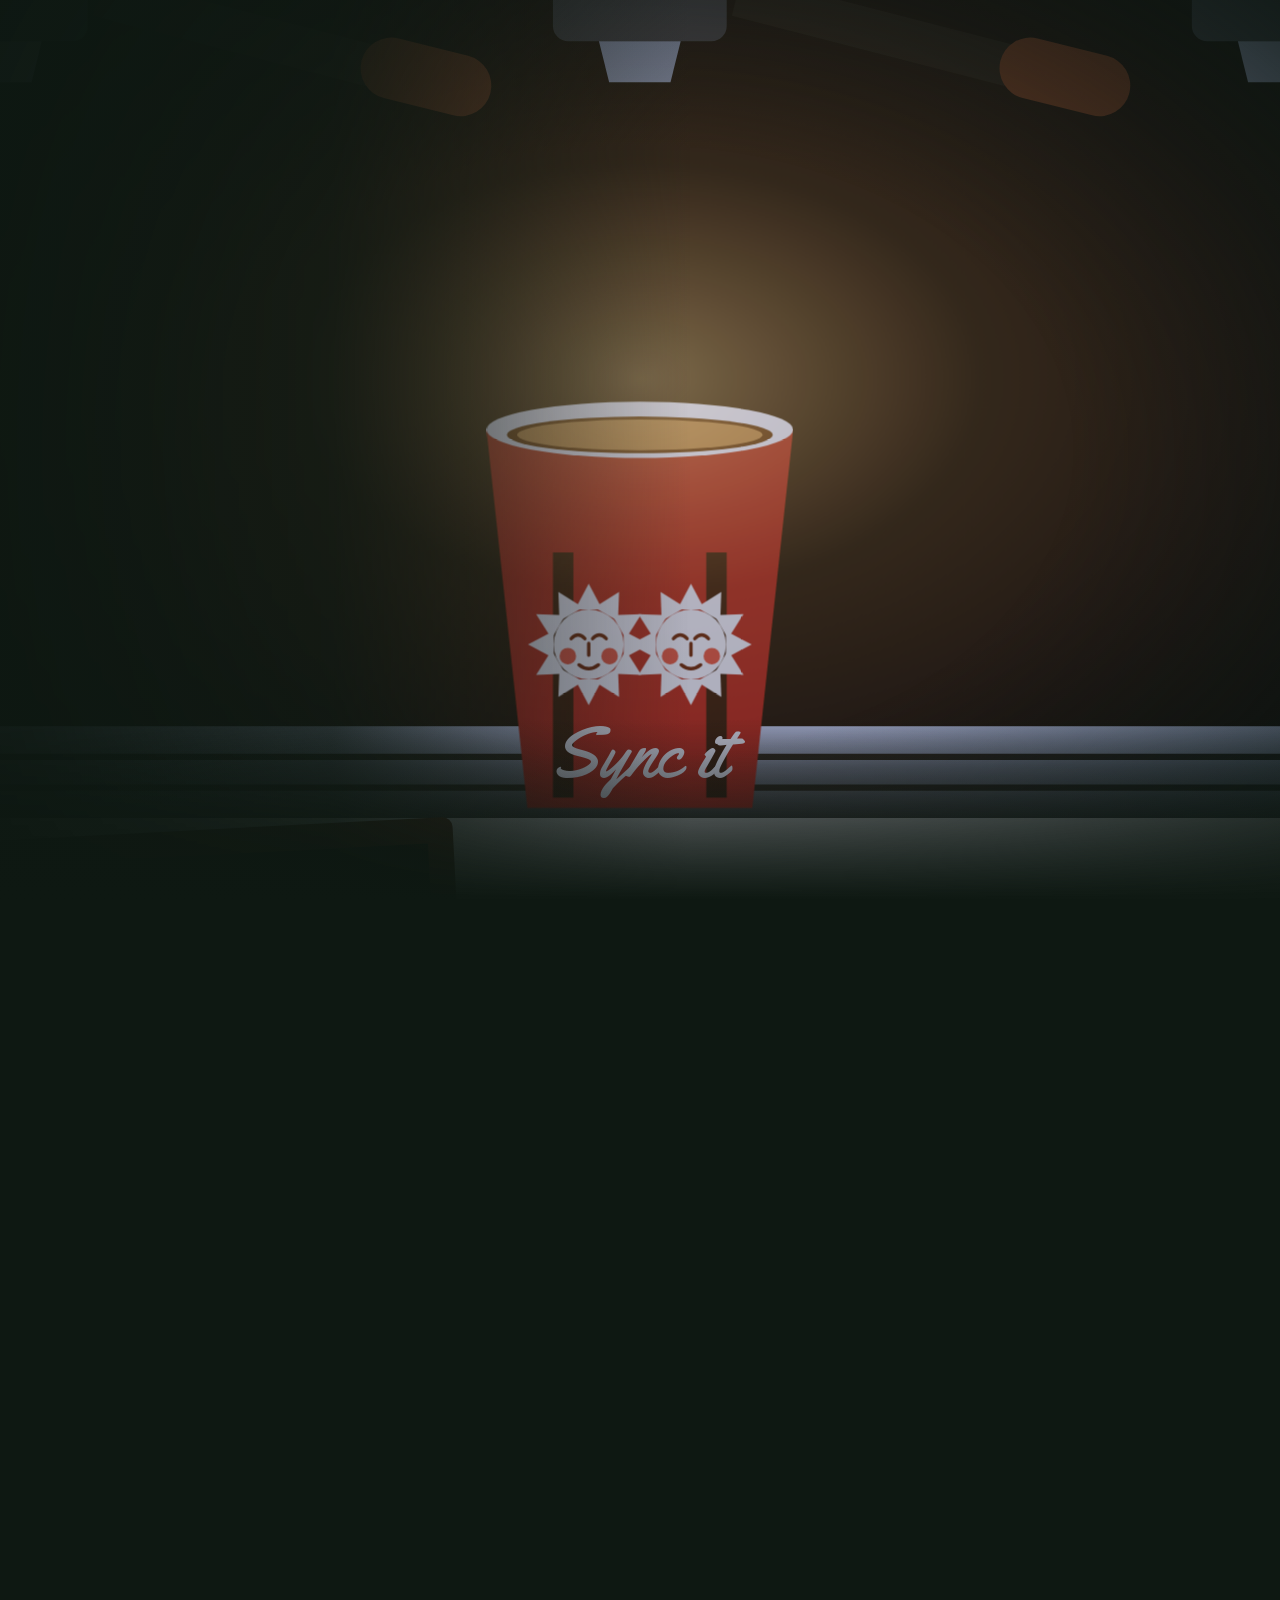
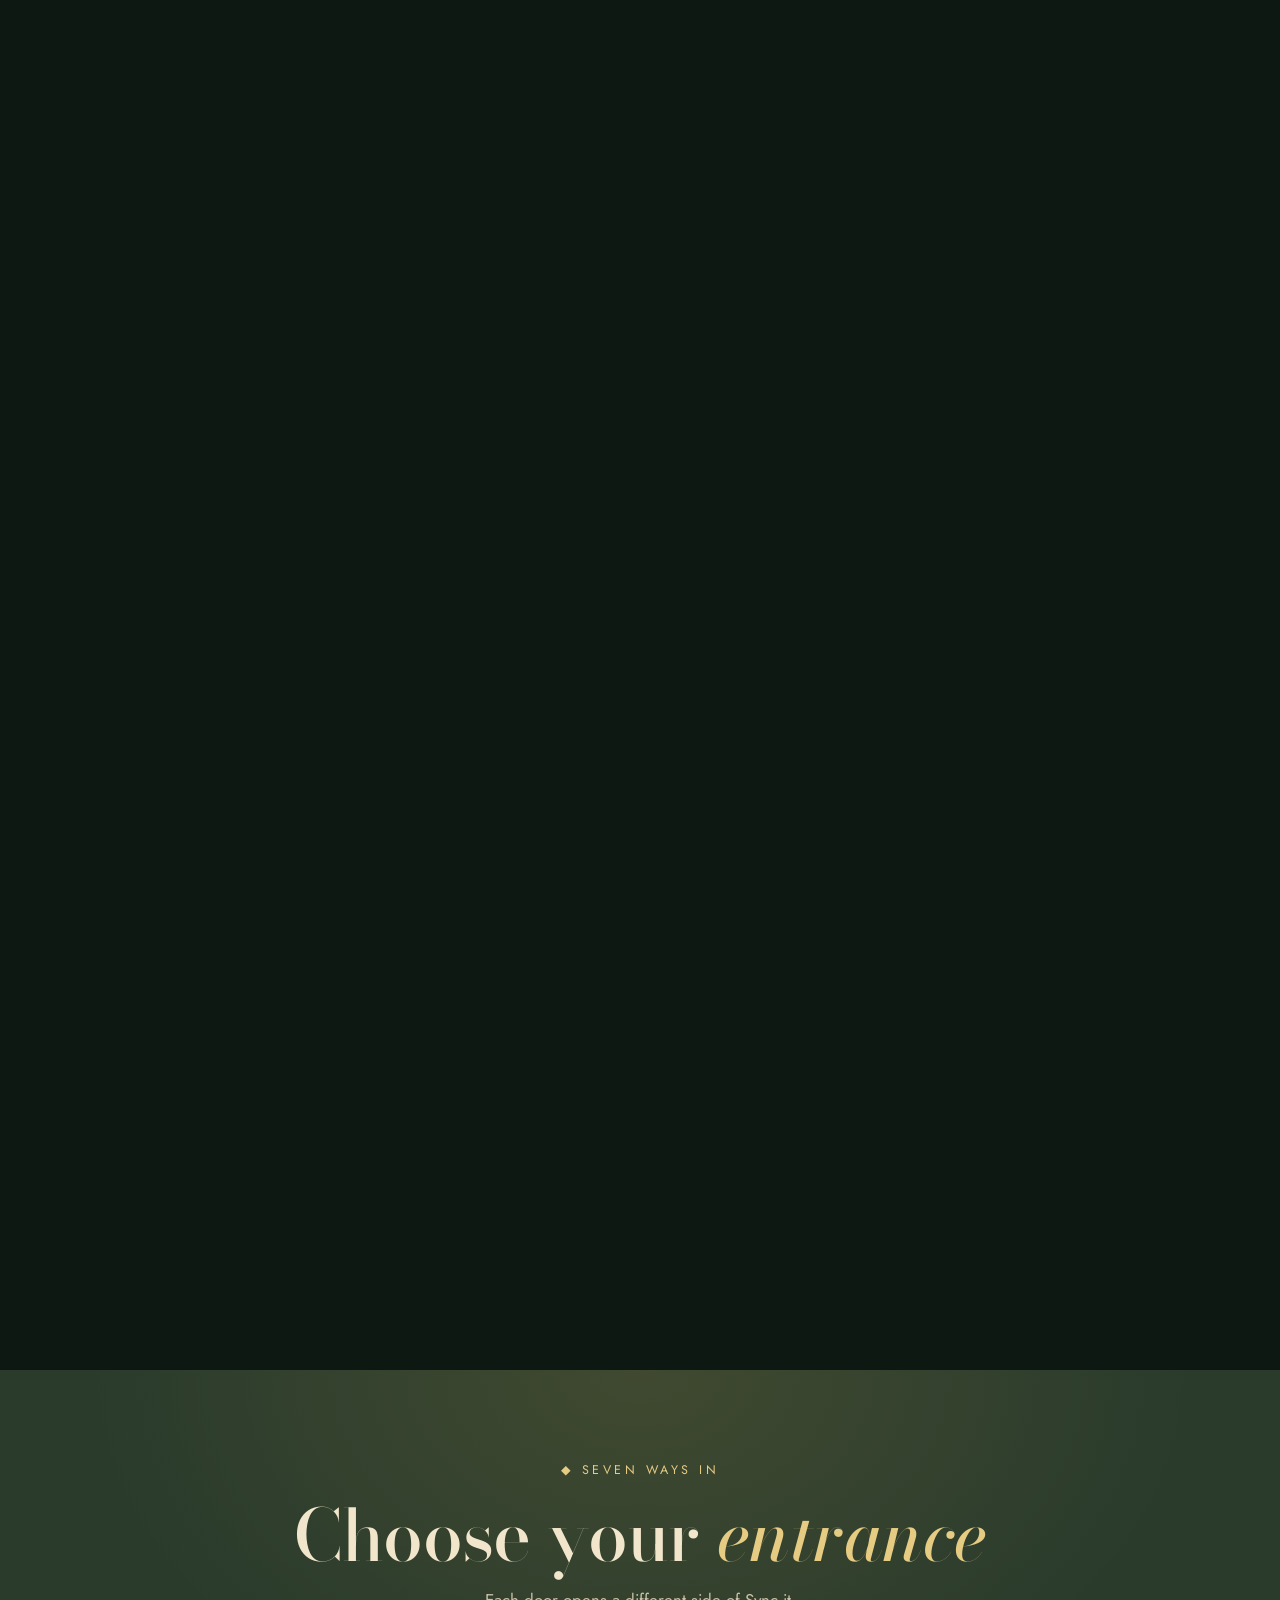
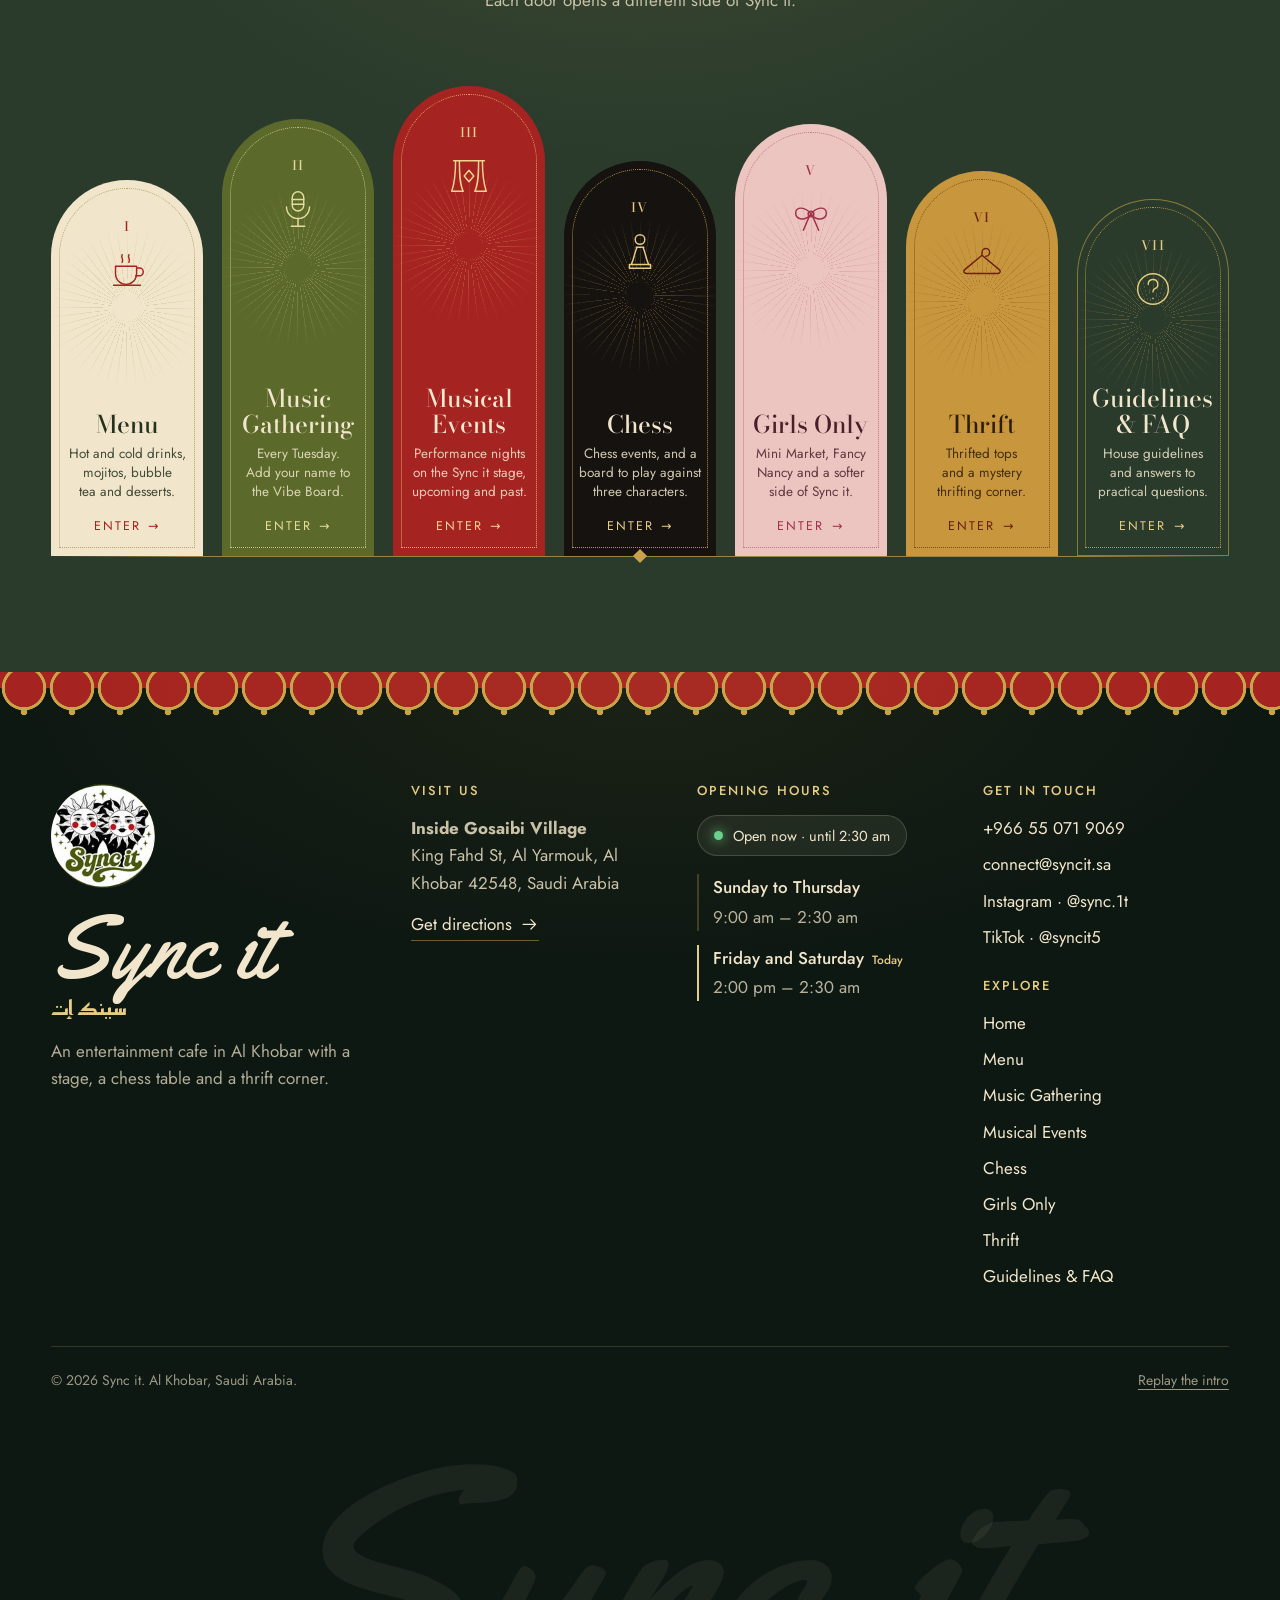
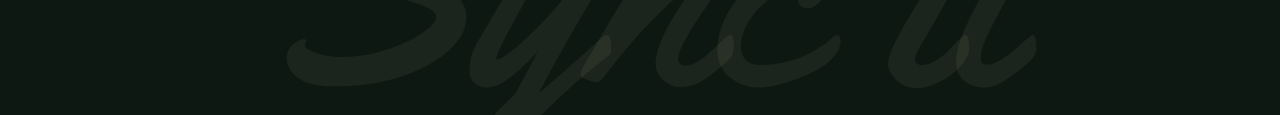
<file: index.html>
<!DOCTYPE html>
<html lang="en" dir="ltr">
<head>
<meta charset="utf-8">
<meta name="viewport" content="width=device-width, initial-scale=1">
<title>Sync it Entertainment Cafe</title>
<link rel="icon" type="image/png" sizes="32x32" href="assets/favicon-32.png">
<link rel="icon" type="image/png" sizes="512x512" href="assets/favicon-512.png">
<link rel="apple-touch-icon" href="assets/favicon-180.png">
<script>document.documentElement.classList.add('js');</script>
<link rel="preconnect" href="https://fonts.googleapis.com">
<link rel="preconnect" href="https://fonts.gstatic.com" crossorigin>
<link href="https://fonts.googleapis.com/css2?family=Bowlby+One&family=Bodoni+Moda:ital,opsz,wght@0,6..96,400..800;1,6..96,400..800&family=Jost:wght@300..600&family=Reem+Kufi:wght@400..700&family=Tajawal:wght@300;400;500;700&family=Yellowtail&display=swap" rel="stylesheet">
<link rel="stylesheet" href="css/site.css">
<link rel="stylesheet" href="css/home.css">
<script>try{var m=sessionStorage.getItem('syncit:mode')||localStorage.getItem('syncit:mode');if(m==='girls'){document.documentElement.setAttribute('data-mode','girls');var l=document.createElement('link');l.rel='stylesheet';l.href="https://fonts.googleapis.com/css2?family=Fraunces:ital,opsz,wght@0,9..144,400..700;1,9..144,400..700&family=Quicksand:wght@400..700&family=Pacifico&family=Baloo+Bhaijaan+2:wght@400..800&family=Tajawal:wght@400;500;700&display=swap";document.head.appendChild(l);}}catch(e){}</script>
<link rel="stylesheet" href="css/girls-mode.css">
</head>
<body class="home intro">
<div id="site-header"></div>

<main>
  <!-- ============ HERO: the bar, lit by the time of day ============ -->
  <section class="hero" id="hero" aria-label="Sync it">
    <div class="stage">
      <svg class="scene" id="scene" role="img" aria-label="Illustration of the Sync it coffee bar: an espresso machine pouring into a Sync it cup, a crystal chandelier, an arched window and a dessert case.">
        <defs>
          <linearGradient id="gWall" x1="0" y1="0" x2="0" y2="1"><stop offset="0" stop-color="#4b6a51"/><stop offset="1" stop-color="#34503d"/></linearGradient>
          <linearGradient id="gWood" x1="0" y1="0" x2="0" y2="1"><stop offset="0" stop-color="#a9876a"/><stop offset="1" stop-color="#7d5f46"/></linearGradient>
          <linearGradient id="gSteel" x1="0" y1="0" x2="0" y2="1"><stop offset="0" stop-color="#c3c8ca"/><stop offset=".45" stop-color="#737a7d"/><stop offset="1" stop-color="#2e3234"/></linearGradient>
          <linearGradient id="gFace" x1="0" y1="0" x2="0" y2="1"><stop offset="0" stop-color="#4a5053"/><stop offset="1" stop-color="#1d2022"/></linearGradient>
          <linearGradient id="gGold" x1="0" y1="0" x2="1" y2="1"><stop offset="0" stop-color="#f1d68c"/><stop offset=".5" stop-color="#b98a2e"/><stop offset="1" stop-color="#e6c26b"/></linearGradient>
          <linearGradient id="gDoor" x1="1" y1="0" x2="0" y2="0"><stop id="d0" offset="0" stop-color="#fff1c9" stop-opacity=".95"/><stop id="d1" offset=".45" stop-color="#fff1c9" stop-opacity=".3"/><stop id="d2" offset="1" stop-color="#fff1c9" stop-opacity="0"/></linearGradient>
          <radialGradient id="gGlow"><stop offset="0" stop-color="#ffd48a" stop-opacity=".95"/><stop offset=".35" stop-color="#ffb255" stop-opacity=".35"/><stop offset="1" stop-color="#ff9a3c" stop-opacity="0"/></radialGradient>
          <radialGradient id="gSunGlow"><stop offset="0" stop-color="#fff2c8" stop-opacity=".9"/><stop offset=".4" stop-color="#ffd98a" stop-opacity=".3"/><stop offset="1" stop-color="#ffd98a" stop-opacity="0"/></radialGradient>
          <radialGradient id="gVig" cx=".5" cy=".5" r=".75"><stop offset=".45" stop-color="#0e1812" stop-opacity="0"/><stop offset="1" stop-color="#0e1812" stop-opacity=".9"/></radialGradient>
          <pattern id="pCheck" width="24" height="24" patternUnits="userSpaceOnUse" patternTransform="rotate(45)">
            <rect width="24" height="24" fill="#efe6cf"/><rect width="12" height="12" fill="#17130f"/><rect x="12" y="12" width="12" height="12" fill="#17130f"/>
          </pattern>

          <!-- the Sync it sun: used on the cup, the poster and in the sky -->
          <g id="sunmini">
            <circle r="7.2" fill="currentColor"/>
            <circle cx="-4.3" cy="2.4" r="1.7" fill="#e0392d" opacity=".9"/><circle cx="4.3" cy="2.4" r="1.7" fill="#e0392d" opacity=".9"/>
            <path d="M-3.6 -1.2q1.4-1.5 2.8 0M.8 -1.2q1.4-1.5 2.8 0M0 -.2v2.4M-2 4.2q2 1.6 4 0" fill="none" stroke="#5b1a10" stroke-width=".7" stroke-linecap="round"/>
          </g>

          <!-- one espresso group head with portafilter, drawn at x = 0 -->
          <g id="grp">
            <rect x="-24" y="556" width="48" height="46" rx="6" fill="url(#gSteel)"/>
            <rect x="-28" y="597" width="56" height="8" rx="3" fill="#2b2f31"/>
            <ellipse cx="0" cy="610" rx="22" ry="6" fill="#141414"/>
            <rect x="-17" y="610" width="34" height="14" rx="3" fill="#3a3f42"/>
            <path d="M-8 624h16l-2 8h-12z" fill="#9aa1a4"/>
            <path d="M20 611 82 627 80 635 18 619Z" fill="#191919"/>
            <rect x="72" y="622" width="26" height="12" rx="6" transform="rotate(14 72 622)" fill="#6a3320"/>
          </g>

          <g id="cup2">
            <path d="M-18 -74H18L14 0H-14Z" fill="#b3201f"/>
            <path d="M-9 -34V-1M9 -34V-1" stroke="#17120f" stroke-width="3.2" opacity=".92"/>
            <ellipse cx="0" cy="-74" rx="18" ry="3.4" fill="#f6eedb"/>
            <g color="#f3ead4"><g transform="translate(-6.5 -50) scale(.82)"><use href="#sunmini"/></g><g transform="translate(6.5 -50) scale(.82)"><use href="#sunmini"/></g></g>
            <text x="0" y="-9" text-anchor="middle" font-family="Yellowtail, cursive" font-size="11" fill="#6f8a2e" stroke="#f3ead4" stroke-width=".6" paint-order="stroke">Sync it</text>
          </g>
          <g id="cup3">
            <path d="M-18 -74H18L14 0H-14Z" fill="url(#pCheck)" stroke="#17120f" stroke-width="1.2"/>
            <ellipse cx="0" cy="-74" rx="18" ry="3.4" fill="#f6eedb"/>
            <text x="0" y="-30" text-anchor="middle" font-family="Yellowtail, cursive" font-size="13" fill="#b3201f" stroke="#f3ead4" stroke-width="1" paint-order="stroke">Sync it</text>
          </g>
          <g id="cat">
            <path d="M-20 0C-24 -22 -14 -40 0 -40S24 -22 20 0Z" fill="#e0822f"/>
            <path d="M16 -4C34 -4 38 -22 30 -30" fill="none" stroke="#e0822f" stroke-width="6" stroke-linecap="round"/>
            <circle cx="0" cy="-48" r="15" fill="#e8913a"/>
            <path d="M-13 -57 -11 -72-2 -61ZM13 -57 11 -72 2 -61Z" fill="#e8913a"/>
            <circle cx="-5.5" cy="-49" r="1.7" fill="#2a1408"/><circle cx="5.5" cy="-49" r="1.7" fill="#2a1408"/>
            <path d="M-2 -44h4l-2 2.4zM0 -41.6q-3 3-5 1M0 -41.6q3 3 5 1" fill="#c85a4a" stroke="#6a2a18" stroke-width=".9" stroke-linecap="round"/>
            <path d="M-14 -22q14 6 28 0" fill="none" stroke="#b9661f" stroke-width="2"/>
          </g>
        </defs>

        <g id="cam">
          <!-- 1 · wall, ceiling, the stage curtain at the far left -->
          <rect x="-1200" y="-1200" width="4800" height="2000" fill="url(#gWall)"/>
          <rect x="-1200" y="-1200" width="4800" height="1240" fill="#d9d1bd"/>
          <rect x="-1200" y="40" width="4800" height="12" fill="#a99f86" opacity=".7"/>
          <g id="downlights"></g>
          <g id="curtains"></g>

          <!-- 2 · three posters directly above the machine -->
          <g transform="translate(400 190)">
            <rect width="110" height="182" fill="#14100c"/>
            <rect x="5" y="5" width="100" height="172" fill="#2a1410"/>
            <rect x="5" y="5" width="24" height="172" fill="#a52320"/><rect x="81" y="5" width="24" height="172" fill="#a52320"/>
            <rect x="29" y="5" width="52" height="172" fill="#c9ab7c"/>
            <g color="#e5532a" transform="translate(55 62) scale(2.9)"><circle r="14" fill="url(#gSunGlow)" class="awake"/><use href="#sunmini"/><g class="awake"><ellipse cx="-2.5" cy="-1.1" rx="1.5" ry="1" fill="#fff"/><ellipse cx="2.5" cy="-1.1" rx="1.5" ry="1" fill="#fff"/><circle cx="-2.5" cy="-1.1" r=".62" fill="#2a120c"/><circle cx="2.5" cy="-1.1" r=".62" fill="#2a120c"/></g></g>
            <rect x="5" y="150" width="100" height="27" fill="url(#pCheck)"/>
            <text x="55" y="148" text-anchor="middle" font-family="Yellowtail, cursive" font-size="31" fill="#efe6cf" stroke="#4d5a1d" stroke-width="1.4" paint-order="stroke">Sync it</text>
          </g>
          <g transform="translate(530 190)">
            <rect width="110" height="182" fill="#14100c"/>
            <rect x="5" y="5" width="100" height="172" fill="url(#pCheck)"/>
            <path d="M18 80 55 40 92 80Z" fill="#b3201f"/><path d="M55 40 41 80H69Z" fill="#efe6cf"/>
            <rect x="14" y="80" width="82" height="22" rx="3" fill="#1a140e"/>
            <g fill="#efe6cf"><ellipse cx="30" cy="91" rx="9" ry="6"/><ellipse cx="55" cy="91" rx="9" ry="6"/><ellipse cx="80" cy="91" rx="9" ry="6"/></g>
            <g fill="#5c6b1f"><circle cx="30" cy="91" r="3.4"/><circle cx="55" cy="91" r="3.4"/><circle cx="80" cy="91" r="3.4"/></g>
            <g fill="#111"><circle cx="30" cy="91" r="1.4"/><circle cx="55" cy="91" r="1.4"/><circle cx="80" cy="91" r="1.4"/></g>
            <rect x="14" y="106" width="82" height="34" fill="#9b1d1a"/><circle cx="55" cy="123" r="11" fill="#d8472a"/>
            <rect x="10" y="144" width="90" height="12" rx="3" fill="#2a1c12"/><ellipse cx="55" cy="150" rx="12" ry="5" fill="#d9c14a"/>
          </g>
          <g transform="translate(660 190)">
            <rect width="110" height="182" fill="#14100c"/>
            <rect x="5" y="5" width="100" height="172" fill="#a9261f"/>
            <g color="#f3ead4"><g transform="translate(36 66) scale(2.5)"><use href="#sunmini"/></g><g transform="translate(74 66) scale(2.5)"><use href="#sunmini"/></g></g>
            <rect x="5" y="120" width="100" height="14" fill="url(#pCheck)"/>
            <text x="55" y="162" text-anchor="middle" font-family="Yellowtail, cursive" font-size="34" fill="#efe6cf" stroke="#4d5a1d" stroke-width="1.5" paint-order="stroke">Sync it</text>
          </g>

          <!-- 3 · chandelier (generated) -->
          <g id="chandelier" transform="translate(110 0)"></g>

          <!-- 4 · the back counter: espresso machine, lamp, figurines, hoppers, rack, plant -->
          <g id="things">
            <rect x="396" y="414" width="400" height="16" rx="8" fill="url(#gSteel)"/>
            <rect x="404" y="430" width="384" height="350" rx="10" fill="#1a1c1d"/>
            <rect x="418" y="446" width="356" height="104" rx="6" fill="url(#gFace)"/>
            <rect x="418" y="610" width="356" height="148" rx="4" fill="#0d0e0f"/>
            <g id="btns" fill="#e8dcb4"></g>
            <g fill="#d63a2a"><circle cx="446" cy="486" r="2.2"/><circle cx="571" cy="486" r="2.2"/><circle cx="696" cy="486" r="2.2"/><circle cx="500" cy="486" r="2.2"/><circle cx="625" cy="486" r="2.2"/><circle cx="750" cy="486" r="2.2"/></g>
            <circle cx="532" cy="518" r="16" fill="#e9dfc2" stroke="#8d9396" stroke-width="3"/><path d="M532 518 541 509" stroke="#a52320" stroke-width="2.2" stroke-linecap="round"/>
            <circle cx="657" cy="518" r="16" fill="#e9dfc2" stroke="#8d9396" stroke-width="3"/><path d="M657 518 648 509" stroke="#a52320" stroke-width="2.2" stroke-linecap="round"/>
            <path d="M788 470h14q8 0 8 8v118" fill="none" stroke="url(#gSteel)" stroke-width="6" stroke-linecap="round"/>
            <rect x="418" y="758" width="356" height="18" rx="3" fill="url(#gSteel)"/>
            <path d="M432 764h328M432 770h328" stroke="#171a1b" stroke-width="1.2"/>
            <use href="#grp" x="470"/><use href="#grp" x="595"/><use href="#grp" x="720"/>

            <!-- the pour: this is where the intro starts -->
            <g id="pourFx" fill="none" stroke-linecap="round">
              <path class="stream" d="M590 632V706"/><path class="stream s2" d="M600 632V706"/>
              <path class="stream hi" d="M589.4 634V700"/>
            </g>
            <g id="cup">
              <path d="M565 700H625L617 774H573Z" fill="#b3201f"/>
              <path d="M580 724V772M610 724V772" stroke="#17120f" stroke-width="4" opacity=".9"/>
              <ellipse cx="595" cy="700" rx="30" ry="5.5" fill="#f6eedb"/>
              <ellipse cx="595" cy="701" rx="26" ry="3.6" fill="#4a2410"/>
              <ellipse id="crema" cx="595" cy="701" rx="24" ry="3" fill="#c48646"/>
              <g color="#f3ead4"><g transform="translate(585 742) scale(.95)"><use href="#sunmini"/></g><g transform="translate(605 742) scale(.95)"><use href="#sunmini"/></g></g>
              <text x="595" y="768" text-anchor="middle" font-family="Yellowtail, cursive" font-size="14" fill="#f3ead4">Sync it</text>
            </g>
            <g class="steam" fill="none" stroke="#f3ead4" stroke-width="2" stroke-linecap="round">
              <path d="M585 690c-6-10 6-16 0-28"/><path d="M597 688c-6-12 6-18 0-32"/><path d="M608 690c-5-9 5-15 0-26"/>
            </g>

            <!-- on top of the machine: the stained-glass lamp and a row of little figurines -->
            <rect x="496" y="392" width="8" height="24" fill="#7a5a22"/>
            <ellipse cx="500" cy="416" rx="17" ry="4" fill="#5a4118"/>
            <path d="M462 394C462 344 538 344 538 394Z" fill="#c9dcee"/>
            <path d="M462 394C462 344 538 344 538 394M500 350V394M480 356 491 394M520 356 509 394M468 374H532" fill="none" stroke="#2a3a52" stroke-width="1.8"/>
            <circle cx="484" cy="374" r="5.5" fill="#e9a0b0"/><circle cx="500" cy="364" r="5.5" fill="#e9c06a"/><circle cx="516" cy="374" r="5.5" fill="#e9a0b0"/><circle cx="491" cy="384" r="4.5" fill="#6aa0c8"/><circle cx="509" cy="384" r="4.5" fill="#6aa0c8"/>
            <g id="figs"></g>
            <rect x="752" y="390" width="14" height="26" fill="url(#pCheck)" stroke="#17120f" stroke-width="1"/>
            <path d="M770 416V396l7-8 7 8v20z" fill="#c9582a"/><rect x="775" y="400" width="4" height="6" fill="#f3d98a"/>

            <!-- bean hoppers and the steel rack -->
            <path d="M808 650h60l-14 130H822Z" fill="#17110c" stroke="#3a2a1d" stroke-width="2"/>
            <path d="M868 650h60l-14 130H882Z" fill="#17110c" stroke="#3a2a1d" stroke-width="2"/>
            <ellipse cx="838" cy="650" rx="30" ry="6" fill="#4a2c1c"/><ellipse cx="898" cy="650" rx="30" ry="6" fill="#4a2c1c"/>
            <g fill="#7a4a2a" id="beans"></g>
            <g><path d="M944 776v-44q0 -6 5 -8v-12h8v12q5 2 5 8v44z" fill="#7a1f22"/><rect x="948" y="712" width="10" height="5" fill="#d9cfb4"/><rect x="945" y="752" width="16" height="14" fill="#efe6cf" opacity=".85"/><path d="M966 776v-53q0 -6 5 -8v-12h8v12q5 2 5 8v53z" fill="#c98a2c"/><rect x="970" y="703" width="10" height="5" fill="#d9cfb4"/><rect x="967" y="747" width="16" height="14" fill="#efe6cf" opacity=".85"/><path d="M988 776v-62q0 -6 5 -8v-12h8v12q5 2 5 8v62z" fill="#3d6b3a"/><rect x="992" y="694" width="10" height="5" fill="#d9cfb4"/><rect x="989" y="742" width="16" height="14" fill="#efe6cf" opacity=".85"/><path d="M1010 776v-51q0 -6 5 -8v-12h8v12q5 2 5 8v51z" fill="#2a2f55"/><rect x="1014" y="705" width="10" height="5" fill="#d9cfb4"/><rect x="1011" y="748" width="16" height="14" fill="#efe6cf" opacity=".85"/><path d="M1032 776v-60q0 -6 5 -8v-12h8v12q5 2 5 8v60z" fill="#b3503a"/><rect x="1036" y="696" width="10" height="5" fill="#d9cfb4"/><rect x="1033" y="743" width="16" height="14" fill="#efe6cf" opacity=".85"/></g>
            <g><rect x="346" y="744" width="30" height="32" rx="3" fill="#f4efe2"/><ellipse cx="361" cy="744" rx="15" ry="4" fill="#fffaf0"/><ellipse cx="361" cy="744" rx="5" ry="1.6" fill="#cfc6ae"/><path d="M346 776h30" stroke="#8d8570" stroke-width="2"/></g>
            <g id="plant"></g>
          </g>

          <!-- back counter top -->
          <rect x="-1200" y="776" width="4800" height="16" fill="#e9dcc0"/>
          <rect x="-1200" y="792" width="4800" height="90" fill="url(#gWood)"/>

          <!-- 5 · the white bar in front: cats, cups, bell, chalkboard, crochet, desserts, flowers -->
          <g id="front">
            <g transform="translate(64 60)">
              <rect x="236" y="736" width="150" height="44" rx="3" fill="#8a5a2e"/><rect x="236" y="736" width="150" height="8" fill="#a97a43"/>
              <g id="crochet"></g>
            </g>
            <g transform="rotate(-3 515 810)">
              <rect x="470" y="778" width="90" height="62" rx="2" fill="#5b2a1c"/><rect x="475" y="783" width="80" height="52" fill="#121614"/>
              <text x="515" y="806" text-anchor="middle" font-family="Yellowtail, cursive" font-size="13" fill="#efe6cf">A symphony of</text>
            </g>
            <rect x="606" y="812" width="84" height="28" rx="3" fill="#a52320"/><path d="M610 820h76M610 832h76" stroke="url(#gGold)" stroke-width="2"/><circle cx="648" cy="826" r="4" fill="#e6c26b"/>
            <use href="#cat" transform="translate(738 840) scale(1.05)"/>
            <use href="#cat" transform="translate(806 840) scale(.9)"/>
            <use href="#cup2" x="862" y="840"/><use href="#cup3" x="906" y="840"/>
            <path d="M946 840a16 14 0 0 1 32 0z" fill="url(#gSteel)"/><circle cx="962" cy="824" r="3" fill="#c9c9c9"/><ellipse cx="962" cy="840" rx="19" ry="3.5" fill="#6d7376"/>
            <!-- curved glass dessert display -->
            <g>
              <rect x="984" y="822" width="262" height="18" fill="#e6dcc3"/>
              <path d="M990 822V772Q990 724 1040 724H1190Q1240 724 1240 772V822Z" fill="#fff1d2" fill-opacity=".22" stroke="#d9ecee" stroke-opacity=".75" stroke-width="3"/>
              <path d="M1000 800H1230M1000 768H1230" stroke="#f4ead2" stroke-width="3.4" opacity=".9"/>
              <rect x="996" y="770" width="238" height="5" fill="#fff6dc" opacity=".6"/>
              <g>
                <path d="M1010 798l34-22v22z" fill="#3a1d12"/><path d="M1010 792l34-22" stroke="#e9d3a8" stroke-width="3"/>
                <rect x="1058" y="778" width="40" height="20" rx="2" fill="#efe0bd"/><rect x="1058" y="778" width="40" height="7" fill="#6a3d22"/>
                <circle cx="1124" cy="788" r="10" fill="#c9585a"/><circle cx="1124" cy="788" r="3.4" fill="#2a1a12"/>
                <path d="M1146 798l30-18v18z" fill="#efe3c6"/><path d="M1146 798h30v-5h-30z" fill="#7a3a2c"/>
                <circle cx="1202" cy="788" r="11" fill="#6b3a22"/><circle cx="1202" cy="788" r="3.6" fill="#2a1a12"/>
                <rect x="1012" y="746" width="40" height="22" rx="3" fill="#efe0bd"/><rect x="1012" y="746" width="40" height="7" fill="#7a3a2c"/>
                <circle cx="1078" cy="758" r="10" fill="#6b3a22"/><circle cx="1078" cy="758" r="3.4" fill="#2a1a12"/>
                <path d="M1100 768l32-20v20z" fill="#e9c06a"/><path d="M1100 768h32v-5h-32z" fill="#6a3d22"/>
                <rect x="1152" y="748" width="44" height="20" rx="2" fill="#efe3c6"/><rect x="1152" y="748" width="44" height="6" fill="#c9585a"/>
                <circle cx="1216" cy="756" r="11" fill="#c9585a"/><circle cx="1216" cy="756" r="3.6" fill="#2a1a12"/>
              </g>
              <path d="M1008 740Q1030 728 1060 727" fill="none" stroke="#fff" stroke-opacity=".55" stroke-width="3" stroke-linecap="round"/>
              <rect x="1190" y="826" width="40" height="11" rx="1.5" fill="#fffaf0"/><path d="M1195 831h30" stroke="#8d8570" stroke-width="1.4"/>
            </g>
            <!-- payment machine: POS screen on a stand and a card reader -->
            <g>
              <ellipse cx="1290" cy="838" rx="26" ry="4.4" fill="#17181a"/>
              <rect x="1286" y="808" width="8" height="30" fill="#1b1d1f"/>
              <rect x="1256" y="760" width="68" height="46" rx="4" fill="#15181b"/>
              <rect x="1261" y="765" width="58" height="36" rx="2" fill="#4aa3ee"/>
              <rect x="1261" y="765" width="58" height="36" rx="2" fill="url(#gGlow)" opacity=".5"/>
              <path d="M1267 774h30M1267 782h22M1267 790h36" stroke="#e9f4ff" stroke-width="2.6" stroke-linecap="round" opacity=".85"/>
              <rect x="1318" y="810" width="28" height="30" rx="4" fill="#1b1d1f" transform="rotate(-8 1332 825)"/>
              <rect x="1322" y="814" width="20" height="9" rx="1.5" fill="#6fb6f0" transform="rotate(-8 1332 825)"/>
              <path d="M1324 828h16M1324 833h16" stroke="#6b7074" stroke-width="2.4" transform="rotate(-8 1332 825)"/>
            </g>
            <!-- white flowers in a glass vase -->
            <g>
              <path d="M1384 840h30l-4-34h-22z" fill="#cfe3e6" fill-opacity=".6" stroke="#e4f2f4" stroke-width="1.5"/>
              <path d="M1392 830h14" stroke="#7fb26a" stroke-width="2"/>
              <g id="roses"></g>
            </g>
            <!-- framed art on the wall: the client's coffee illustration -->
            <g transform="translate(1146 172)">
              <rect width="94" height="137" fill="#1a1410"/>
              <rect x="2" y="2" width="90" height="133" fill="none" stroke="#c9a24d" stroke-width="1.4"/>
              <image href="assets/wall-art.jpg" x="4" y="4" width="86" height="129" preserveAspectRatio="xMidYMid slice"/>
            </g>
          </g>

          <!-- bar top and front -->
          <rect x="-1200" y="840" width="4800" height="28" fill="#efe4cc"/>
          <rect x="-1200" y="840" width="4800" height="5" fill="#fff6dc"/>
          <rect x="-1200" y="868" width="4800" height="6" fill="#2b130c" opacity=".7"/>
          <rect x="-1200" y="874" width="4800" height="600" fill="url(#gWood)"/>
          <g id="flutes"></g>
          <rect x="-1200" y="878" width="4800" height="3" fill="url(#gGold)" opacity=".85"/>

          <!-- 6 · the room dims with the hour -->
          <rect id="tint" x="-3000" y="-3000" width="7000" height="7000" fill="#ffffff"/>

          <!-- 7 · light from the door, which is just off the right edge of the frame -->
          <rect id="doorWash" x="800" y="-400" width="900" height="1900" fill="url(#gDoor)"/>
          <polygon id="beam" points="1150,874 1750,874 1750,1180 1150,1180"/>

          <!-- 8 · lamps on top -->
          <g id="glows" class="glows">
            <circle cx="910" cy="250" r="300" fill="url(#gGlow)"/>
            <circle cx="500" cy="372" r="140" fill="url(#gGlow)"/>
            <ellipse cx="1145" cy="780" rx="170" ry="90" fill="url(#gGlow)"/>
            <ellipse cx="595" cy="690" rx="190" ry="120" fill="url(#gGlow)" opacity=".5"/>
          </g>

        </g>
        <rect id="vig" width="100%" height="100%" fill="url(#gVig)" pointer-events="none"/>
      </svg>
      <div class="hero__scrim" aria-hidden="true"></div>
    </div>

    <div class="hero__copy">
      <h1 data-i18n-html="hero_h1">Come for the coffee. <em>Stay for the show.</em></h1>
      <p class="hero__sub" data-i18n="hero_sub">An entertainment cafe in Al Khobar with live music nights, chess, fashion events and thrift, all under one chandelier.</p>
      <div class="hero__cta">
        <a class="btn btn--red" href="menu.html"><span data-i18n="hero_cta1">See the menu</span></a>
        <a class="btn btn--ghost" href="musical-events.html"><span data-i18n="hero_cta2">What's on</span></a>
      </div>
    </div>

    <div class="hero__facts">
      <div class="fact"><span class="fact__label" data-i18n="fact1_l">Right now</span><span class="fact__value" id="fact1">…</span></div>
      <div class="plate plate--gather" id="plateG" role="group"></div>
      <div class="plate plate--bjork" id="plateB" role="group"></div>
    </div>
    <button class="hero__replay" id="heroReplay" type="button"><span data-i18n="f_replay">Replay the intro</span></button>
  </section>

  <!-- ============ TRANSITION: the coffee rises, the room turns green ============ -->
  <section class="pour" id="pour">
    <div class="pour__sticky">
      <div class="pour__liquid" id="liquid"></div>
      <div class="pour__copy" id="pourCopy">
        <h2 data-i18n="pour_title">Step inside.</h2>
      </div>
    </div>
  </section>

  <!-- ============ SEVEN WAYS IN ============ -->
  <section class="doors-sec" id="doors" aria-labelledby="doorsTitle">
    <header class="doors-head">
      <p class="eyebrow"><span aria-hidden="true">◆</span> <span data-i18n="doors_eyebrow">Seven ways in</span></p>
      <h2 id="doorsTitle" data-i18n-html="doors_title">Choose your <em>entrance</em></h2>
      <p class="doors-sub" data-i18n="doors_sub">Each door opens a different side of Sync it.</p>
    </header>

    <nav class="doors" id="doors-row" aria-label="Pages">
      <a class="door door--cream" style="--h:.8" href="menu.html">
        <span class="door__field"></span>
        <span class="door__num" data-i18n="num1">I</span>
        <svg class="door__icon" viewBox="0 0 48 48" aria-hidden="true"><path d="M12 20h22v8a11 11 0 0 1-22 0z"/><path d="M34 22h3a4 4 0 0 1 0 8h-4"/><path d="M10 40h28"/><path d="M19 8c-2 3 2 4 0 8M26 8c-2 3 2 4 0 8"/></svg>
        <span class="door__body"><span class="door__title" data-i18n="n_menu">Menu</span><span class="door__text" data-i18n="d1">Hot and cold drinks, mojitos, bubble tea and desserts.</span><span class="door__enter"><span data-i18n="enter">Enter</span></span></span>
      </a>
      <a class="door door--olive" style="--h:.93" href="music-gathering.html">
        <span class="door__field"></span>
        <span class="door__num" data-i18n="num2">II</span>
        <svg class="door__icon" viewBox="0 0 48 48" aria-hidden="true"><rect x="18" y="6" width="12" height="20" rx="6"/><path d="M18 14h12M18 19h12"/><path d="M12 22a12 12 0 0 0 24 0"/><path d="M24 34v8M17 42h14"/></svg>
        <span class="door__body"><span class="door__title" data-i18n="n_gather">Music Gathering</span><span class="door__text" data-i18n="d2">Every Tuesday. Add your name to the Vibe Board.</span><span class="door__enter"><span data-i18n="enter">Enter</span></span></span>
      </a>
      <a class="door door--red" style="--h:1" href="musical-events.html">
        <span class="door__field"></span>
        <span class="door__num" data-i18n="num3">III</span>
        <svg class="door__icon" viewBox="0 0 48 48" aria-hidden="true"><path d="M8 8h32"/><path d="M10 8c0 14-2 26-4 32h12c-4-8-4-20-4-32M38 8c0 14 2 26 4 32H30c4-8 4-20 4-32"/><path d="M24 18l5 6-5 6-5-6z"/></svg>
        <span class="door__body"><span class="door__title" data-i18n="n_events">Musical Events</span><span class="door__text" data-i18n="d3">Performance nights on the Sync it stage, upcoming and past.</span><span class="door__enter"><span data-i18n="enter">Enter</span></span></span>
      </a>
      <a class="door door--black" style="--h:.84" href="chess.html">
        <span class="door__field"></span>
        <span class="door__num" data-i18n="num4">IV</span>
        <svg class="door__icon" viewBox="0 0 48 48" aria-hidden="true"><circle cx="24" cy="12" r="5"/><path d="M20 20h8M21 20c-3 6-3 12-6 18h18c-3-6-3-12-6-18M13 38h22v4H13z"/></svg>
        <span class="door__body"><span class="door__title" data-i18n="n_chess">Chess</span><span class="door__text" data-i18n="d4">Chess events, and a board to play against three characters.</span><span class="door__enter"><span data-i18n="enter">Enter</span></span></span>
      </a>
      <a class="door door--blush" style="--h:.92" href="girls-only.html">
        <span class="door__field"></span>
        <span class="door__num" data-i18n="num5">V</span>
        <svg class="door__icon" viewBox="0 0 48 48" aria-hidden="true"><path d="M24 24c-6-8-16-8-16-1s10 9 16 1zM24 24c6-8 16-8 16-1s-10 9-16 1z"/><circle cx="24" cy="24" r="3"/><path d="M22 27l-6 14M26 27l6 14"/></svg>
        <span class="door__body"><span class="door__title" data-i18n="n_girls">Girls Only</span><span class="door__text" data-i18n="d5">Mini Market, Fancy Nancy and a softer side of Sync it.</span><span class="door__enter"><span data-i18n="enter">Enter</span></span></span>
      </a>
      <a class="door door--mustard" style="--h:.82" href="thrift.html">
        <span class="door__field"></span>
        <span class="door__num" data-i18n="num6">VI</span>
        <svg class="door__icon" viewBox="0 0 48 48" aria-hidden="true"><path d="M24 17v-2a4 4 0 1 1 4 4"/><path d="M24 18 6 33c-2 2-1 4 2 4h32c3 0 4-2 2-4z"/></svg>
        <span class="door__body"><span class="door__title" data-i18n="n_thrift">Thrift</span><span class="door__text" data-i18n="d6">Thrifted tops and a mystery thrifting corner.</span><span class="door__enter"><span data-i18n="enter">Enter</span></span></span>
      </a>
      <a class="door door--line" style="--h:.76" href="guidelines.html">
        <span class="door__field"></span>
        <span class="door__num" data-i18n="num7">VII</span>
        <svg class="door__icon" viewBox="0 0 48 48" aria-hidden="true"><circle cx="24" cy="24" r="16"/><path d="M19 19a5 5 0 1 1 7 4.6c-1.6.8-2 1.8-2 3.4M24 33.5v.5"/></svg>
        <span class="door__body"><span class="door__title" data-i18n="n_faq">Guidelines &amp; FAQ</span><span class="door__text" data-i18n="d7">House guidelines and answers to practical questions.</span><span class="door__enter"><span data-i18n="enter">Enter</span></span></span>
      </a>
    </nav>
    <div class="doors-base" aria-hidden="true"><i></i></div>
  </section>
</main>

<div id="site-footer"></div>

<script src="js/site.js"></script>
<script src="js/home.js"></script>
<script>setTimeout(function(){document.body.classList.remove("intro");var h=document.getElementById("hero");if(h)h.classList.add("is-in");},12000);</script>
</body>
</html>
</file>
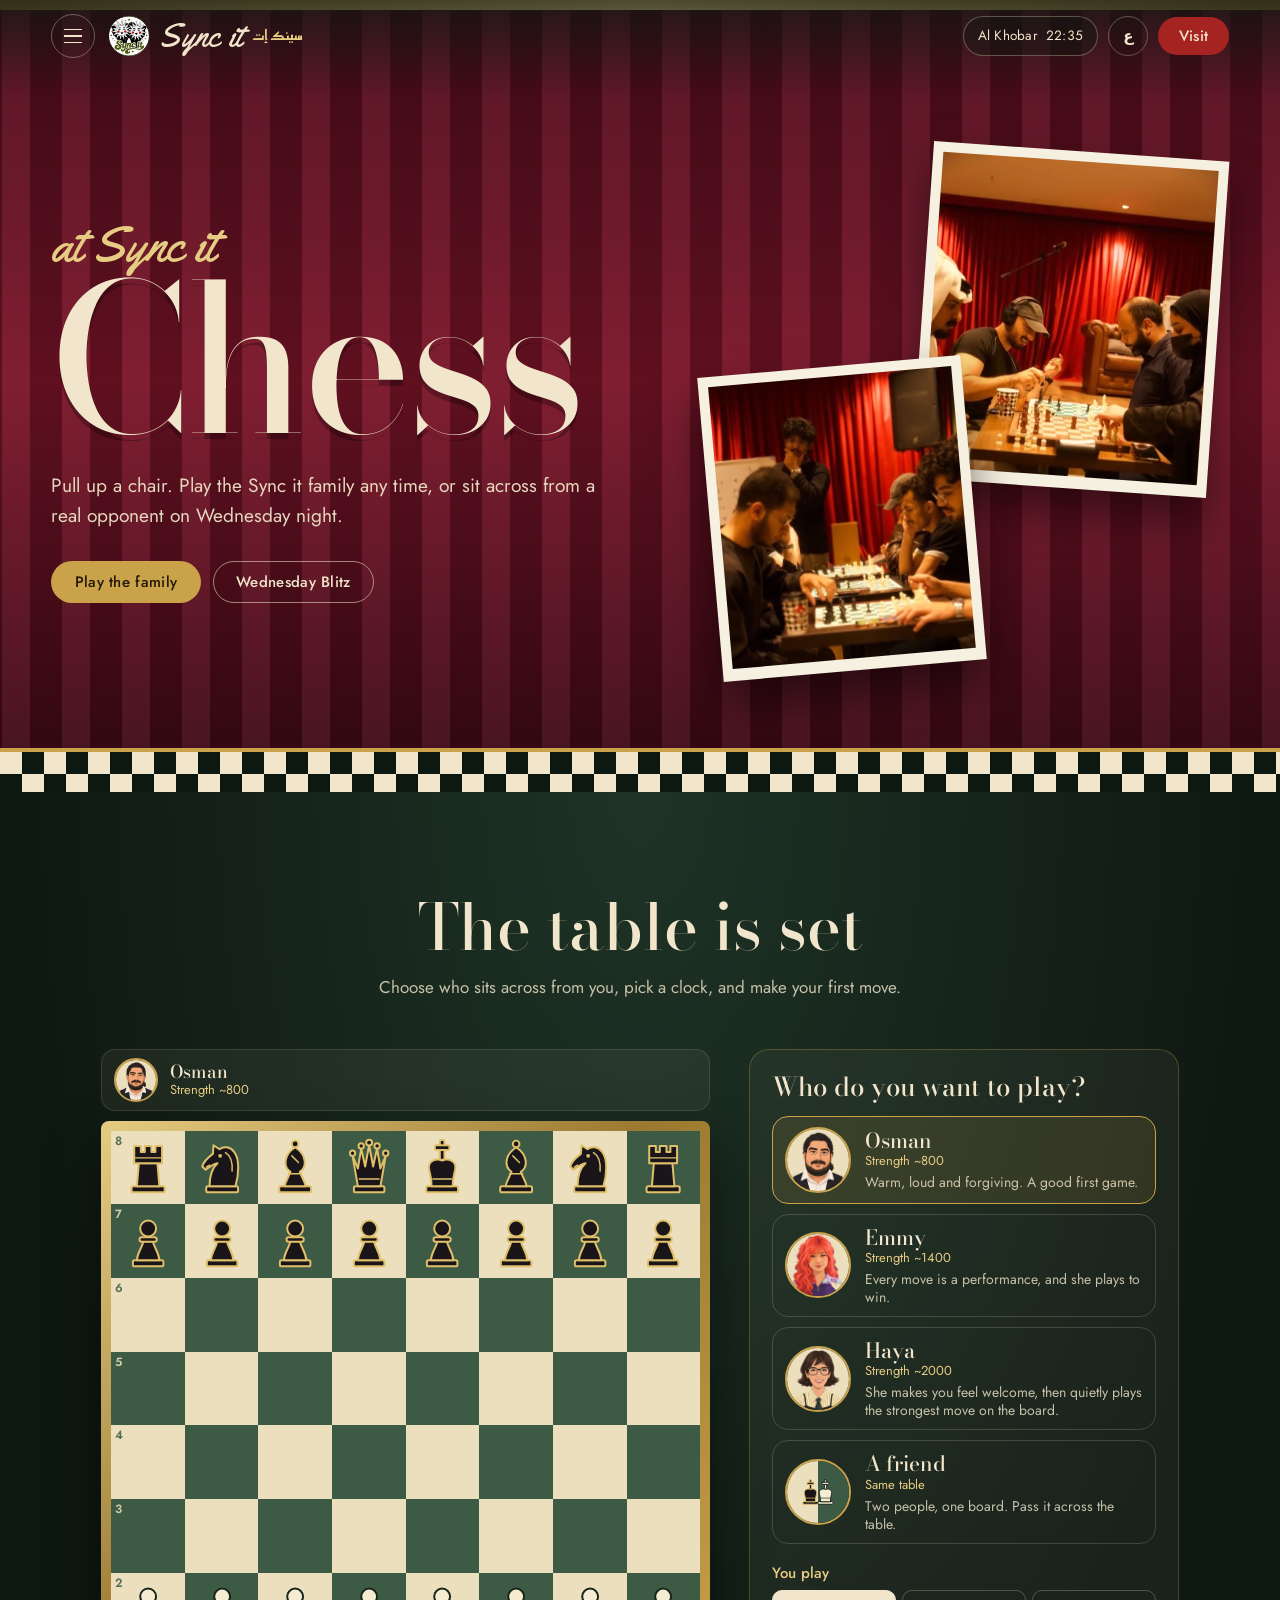
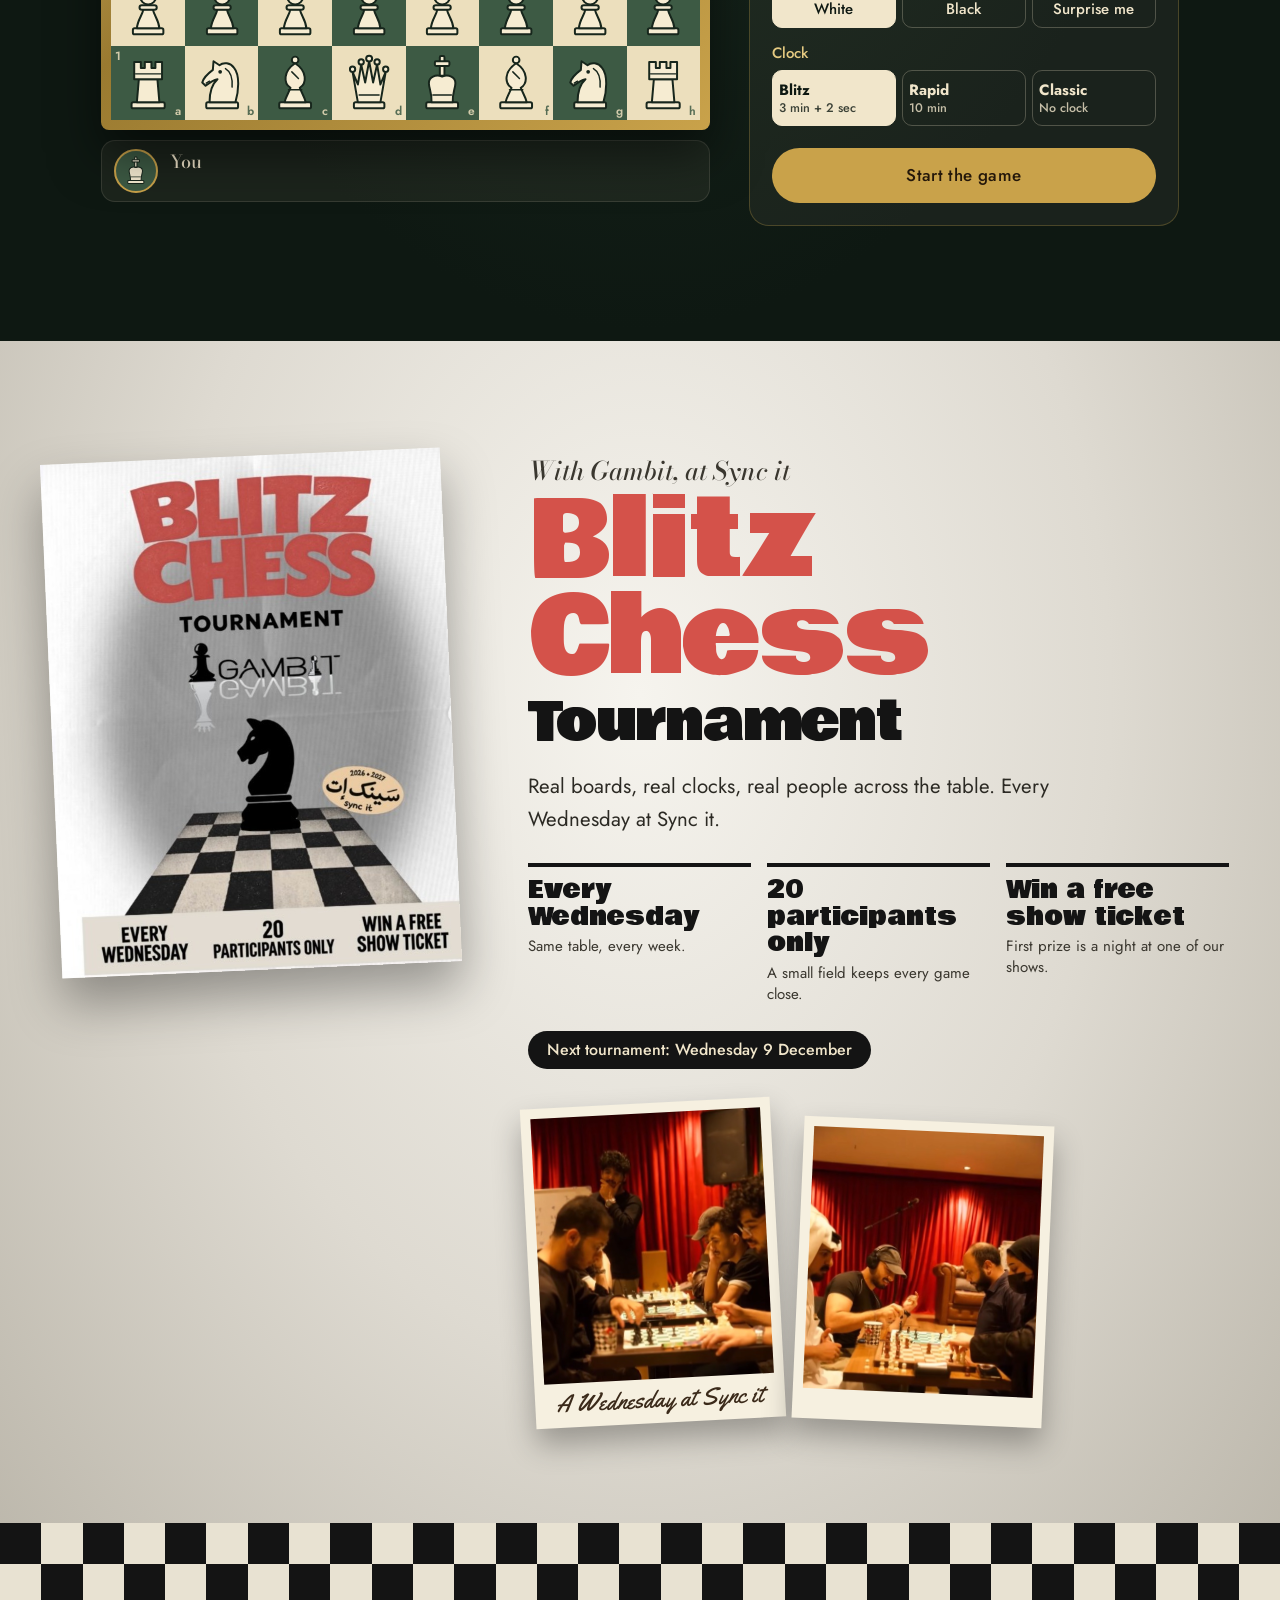
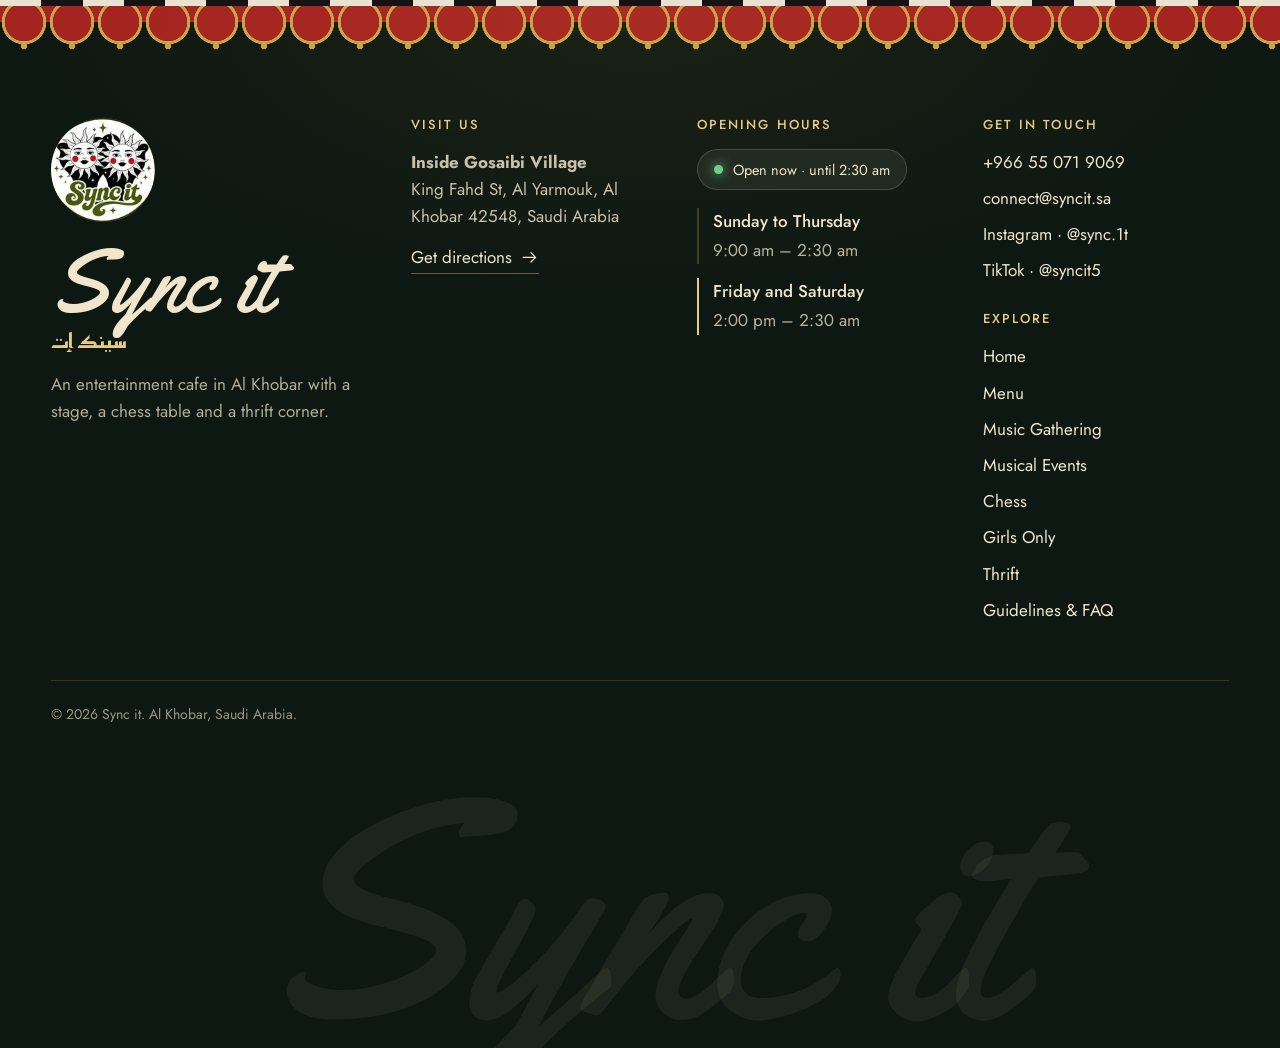
<file: chess.html>
<!DOCTYPE html>
<html lang="en" dir="ltr">
<head>
<meta charset="utf-8">
<meta name="viewport" content="width=device-width, initial-scale=1">
<title>Chess · Sync it Entertainment Cafe</title>
<link rel="icon" type="image/png" sizes="32x32" href="assets/favicon-32.png">
<link rel="icon" type="image/png" sizes="512x512" href="assets/favicon-512.png">
<link rel="apple-touch-icon" href="assets/favicon-180.png">
<script>document.documentElement.classList.add('js');try{if(sessionStorage.getItem('syncit:tr'))document.documentElement.classList.add('tr-cover','pg-chess')}catch(e){}</script>
<link rel="preconnect" href="https://fonts.googleapis.com">
<link rel="preconnect" href="https://fonts.gstatic.com" crossorigin>
<link href="https://fonts.googleapis.com/css2?family=Bodoni+Moda:ital,opsz,wght@0,6..96,400..800;1,6..96,400..800&family=Bowlby+One&family=Jost:wght@300..700&family=Reem+Kufi:wght@400..700&family=Tajawal:wght@300;400;500;700&family=Yellowtail&display=swap" rel="stylesheet">
<link rel="stylesheet" href="css/site.css">
<link rel="stylesheet" href="css/chess.css">
<script>try{var m=sessionStorage.getItem('syncit:mode')||localStorage.getItem('syncit:mode');if(m==='girls'){document.documentElement.setAttribute('data-mode','girls');var l=document.createElement('link');l.rel='stylesheet';l.href="https://fonts.googleapis.com/css2?family=Fraunces:ital,opsz,wght@0,9..144,400..700;1,9..144,400..700&family=Quicksand:wght@400..700&family=Pacifico&family=Baloo+Bhaijaan+2:wght@400..800&family=Tajawal:wght@400;500;700&display=swap";document.head.appendChild(l);}}catch(e){}</script>
<link rel="stylesheet" href="css/girls-mode.css">
</head>
<body class="chess">
<div id="site-header"></div>

<!-- piece set: drawn for Sync it, flat Art Deco -->
<svg width="0" height="0" style="position:absolute" aria-hidden="true" focusable="false">
  <defs>
    <symbol id="pc-P" viewBox="0 0 100 100"><g class="pcg"><rect x="27" y="79" width="46" height="9" rx="2.5"/><path d="M33 79 C34 66 41 60 43 50 H57 C59 60 66 66 67 79 Z"/><rect x="37" y="44" width="26" height="7" rx="3.5"/><circle cx="50" cy="31" r="12"/></g></symbol>
    <symbol id="pc-R" viewBox="0 0 100 100"><g class="pcg"><rect x="25" y="79" width="50" height="9" rx="2.5"/><path d="M33 79 L36 44 H64 L67 79 Z"/><path d="M29 44 V18 H39 V27 H45 V18 H55 V27 H61 V18 H71 V44 Z"/><path class="pcl" d="M31 36 H69"/></g></symbol>
    <symbol id="pc-B" viewBox="0 0 100 100"><g class="pcg"><rect x="26" y="79" width="48" height="9" rx="2.5"/><path d="M34 79 C36 70 41 63 43 57 C32 50 32 32 50 20 C68 32 68 50 57 57 C59 63 64 70 66 79 Z"/><circle cx="50" cy="15" r="5"/><path class="pcl" d="M45 33 L55 43 M40 60 H60"/></g></symbol>
    <symbol id="pc-N" viewBox="0 0 100 100"><g class="pcg"><rect x="26" y="79" width="48" height="9" rx="2.5"/><path d="M31 79 C31 62 34 52 43 44 C37 45 31 49 25 54 L20 49 C22 41 28 36 36 30 L37 17 L46 23 C52 18 62 19 68 27 C77 38 75 62 70 79 Z"/><circle class="pce" cx="47" cy="33" r="2.8"/><path class="pcl" d="M26 50 L31 47 M55 28 C62 32 66 42 65 56"/></g></symbol>
    <symbol id="pc-Q" viewBox="0 0 100 100"><g class="pcg"><rect x="27" y="79" width="46" height="9" rx="2.5"/><path d="M33 79 L25 33 L33 52 L38 22 L44 49 L50 17 L56 49 L62 22 L67 52 L75 33 L67 79 Z"/><circle cx="25" cy="29" r="4"/><circle cx="38" cy="18" r="4"/><circle cx="50" cy="13" r="4.5"/><circle cx="62" cy="18" r="4"/><circle cx="75" cy="29" r="4"/><path class="pcl" d="M35 68 H65"/></g></symbol>
    <symbol id="pc-K" viewBox="0 0 100 100"><g class="pcg"><rect x="26" y="79" width="48" height="9" rx="2.5"/><path d="M34 79 C35 66 30 58 30 50 C30 41 40 36 50 40 C60 36 70 41 70 50 C70 58 65 66 66 79 Z"/><rect x="46.5" y="9" width="7" height="30" rx="2"/><rect x="39" y="17" width="22" height="7" rx="2"/><path class="pcl" d="M36 68 H64"/></g></symbol>
  </defs>
</svg>

<!-- ============ Hero ============ -->
<section class="ch-hero" id="top" aria-labelledby="chH1">
  <div class="ch-hero__copy">
    <p class="ch-hero__script" data-i18n="ch_script">at Sync it</p>
    <h1 id="chH1" data-i18n="ch_h1">Chess</h1>
    <p class="ch-hero__sub" data-i18n="ch_sub">Pull up a chair. Play the Sync it family any time, or sit across from a real opponent on Wednesday night.</p>
    <div class="ch-hero__cta">
      <a class="btn btn--gold" href="#play"><span data-i18n="ch_cta_play">Play the family</span></a>
      <a class="btn btn--ghost" href="#wednesday"><span data-i18n="ch_cta_wed">Wednesday Blitz</span></a>
    </div>
  </div>
  <div class="ch-hero__prints" aria-hidden="true">
    <figure class="print print--a"><img src="assets/chess/night-2.jpg" alt=""></figure>
    <figure class="print print--b"><img src="assets/chess/night-1.jpg" alt=""></figure>
  </div>
</section>

<!-- ============ Play ============ -->
<section class="ch-play" id="play" aria-labelledby="chPlayH">
  <header class="ch-sec">
    <h2 id="chPlayH" data-i18n="ch_play_h">The table is set</h2>
    <p data-i18n="ch_play_s">Choose who sits across from you, pick a clock, and make your first move.</p>
  </header>

  <div class="ch-table">
    <div class="ch-boardcol">
      <div class="ch-player ch-player--top" id="pTop"></div>
      <div class="ch-boardwrap">
        <div class="ch-board" id="board" role="grid" tabindex="0" data-i18n-attr="aria-label:ch_board_label"></div>
        <div class="ch-promo" id="promo" hidden></div>
        <div class="ch-over" id="over" hidden></div>
      </div>
      <div class="ch-player ch-player--bot" id="pBot"></div>
      <p class="ch-sr" id="srLive" aria-live="polite"></p>
    </div>

    <aside class="ch-side" aria-label="Game panel">
      <!-- before the game -->
      <div class="ch-setup" id="setup">
        <h3 data-i18n="ch_who">Who do you want to play?</h3>
        <div class="fam" id="famPick" role="radiogroup" data-i18n-attr="aria-label:ch_who"></div>
        <div class="opt" role="group" aria-labelledby="optColL">
          <span class="opt__l" id="optColL" data-i18n="ch_colour">You play</span>
          <div class="seg" id="segColour"></div>
        </div>
        <div class="opt" role="group" aria-labelledby="optTimeL">
          <span class="opt__l" id="optTimeL" data-i18n="ch_clock">Clock</span>
          <div class="seg seg--time" id="segTime"></div>
        </div>
        <button class="btn btn--gold ch-start" id="btnStart" type="button"><span data-i18n="ch_start">Start the game</span></button>
        <p class="ch-engine-note" id="engNote" hidden></p>
      </div>

      <!-- during the game -->
      <div class="ch-game" id="game" hidden>
        <div class="talk" id="talk">
          <div class="talk__av"><img id="talkImg" alt=""></div>
          <div class="talk__bubble" id="talkBubble" aria-live="polite"><span id="talkTxt"></span></div>
        </div>
        <p class="ch-status" id="status"></p>
        <div class="moves" id="moves" aria-label="Moves" data-i18n-attr="aria-label:ch_moves"><ol id="moveList"></ol></div>
        <div class="ctl">
          <button class="ctl__b" id="btnHint" type="button"><svg viewBox="0 0 24 24" aria-hidden="true"><path d="M9 18h6M10 21h4M12 3a6 6 0 0 0-3.5 10.9c.6.5 1 1.2 1 2.1h5c0-.9.4-1.6 1-2.1A6 6 0 0 0 12 3z"/></svg><span data-i18n="ch_hint">Hint</span></button>
          <button class="ctl__b" id="btnUndo" type="button"><svg viewBox="0 0 24 24" aria-hidden="true"><path d="M9 14 4 9l5-5M4 9h10a6 6 0 0 1 0 12h-3"/></svg><span data-i18n="ch_undo">Take back</span></button>
          <button class="ctl__b" id="btnFlip" type="button"><svg viewBox="0 0 24 24" aria-hidden="true"><path d="M7 4v14m0 0-3-3m3 3 3-3M17 20V6m0 0-3 3m3-3 3 3"/></svg><span data-i18n="ch_flip">Flip board</span></button>
          <button class="ctl__b ctl__b--x" id="btnResign" type="button"><svg viewBox="0 0 24 24" aria-hidden="true"><path d="M5 21V4m0 0h12l-2 4 2 4H5"/></svg><span id="resignTxt" data-i18n="ch_resign">Resign</span></button>
        </div>
        <button class="ch-new" id="btnNew" type="button" data-i18n="ch_new">New game</button>
      </div>
    </aside>
  </div>
</section>

<!-- ============ Wednesday Blitz ============ -->
<section class="ch-night" id="wednesday" aria-labelledby="chNightH">
  <div class="ch-night__in">
    <div class="ch-night__poster">
      <button class="posterbtn" id="posterBtn" type="button" data-i18n-attr="aria-label:ch_poster_view"><img src="assets/chess/poster.jpg" alt="" id="posterImg"></button>
    </div>
    <div class="ch-night__copy">
      <p class="ch-night__kicker" data-i18n="ch_n_kicker">With Gambit, at Sync it</p>
      <h2 id="chNightH"><span data-i18n="ch_n_h1">Blitz Chess</span> <span data-i18n="ch_n_h2">Tournament</span></h2>
      <p class="ch-night__lead" data-i18n="ch_n_lead">Real boards, real clocks, real people across the table. Every Wednesday at Sync it.</p>
      <ul class="facts">
        <li><b data-i18n="ch_f1a">Every Wednesday</b><span data-i18n="ch_f1b">Same table, every week.</span></li>
        <li><b data-i18n="ch_f2a">20 participants only</b><span data-i18n="ch_f2b">A small field keeps every game close.</span></li>
        <li><b data-i18n="ch_f3a">Win a free show ticket</b><span data-i18n="ch_f3b">First prize is a night at one of our shows.</span></li>
      </ul>
      <p class="ch-night__next" id="nextWed"></p>
      <div class="ch-night__photos">
        <figure class="print print--c"><img src="assets/chess/night-1.jpg" alt="" data-i18n-attr="alt:ch_ph1"><figcaption data-i18n="ch_cap">A Wednesday at Sync it</figcaption></figure>
        <figure class="print print--d"><img src="assets/chess/night-2.jpg" alt="" data-i18n-attr="alt:ch_ph2"></figure>
      </div>
    </div>
  </div>
  <div class="ch-night__checks" aria-hidden="true"></div>
</section>

<dialog class="ch-lb" id="chLb"><button class="ch-lb__x" id="chLbX" type="button" data-i18n-attr="aria-label:ch_close">✕</button><img id="chLbImg" alt=""></dialog>

<div id="site-footer"></div>
<script src="js/site.js"></script>
<script src="js/engine/chess.min.js"></script>
<script src="js/chess-engine.js"></script>
<script src="js/chess.js"></script>
</body>
</html>
</file>
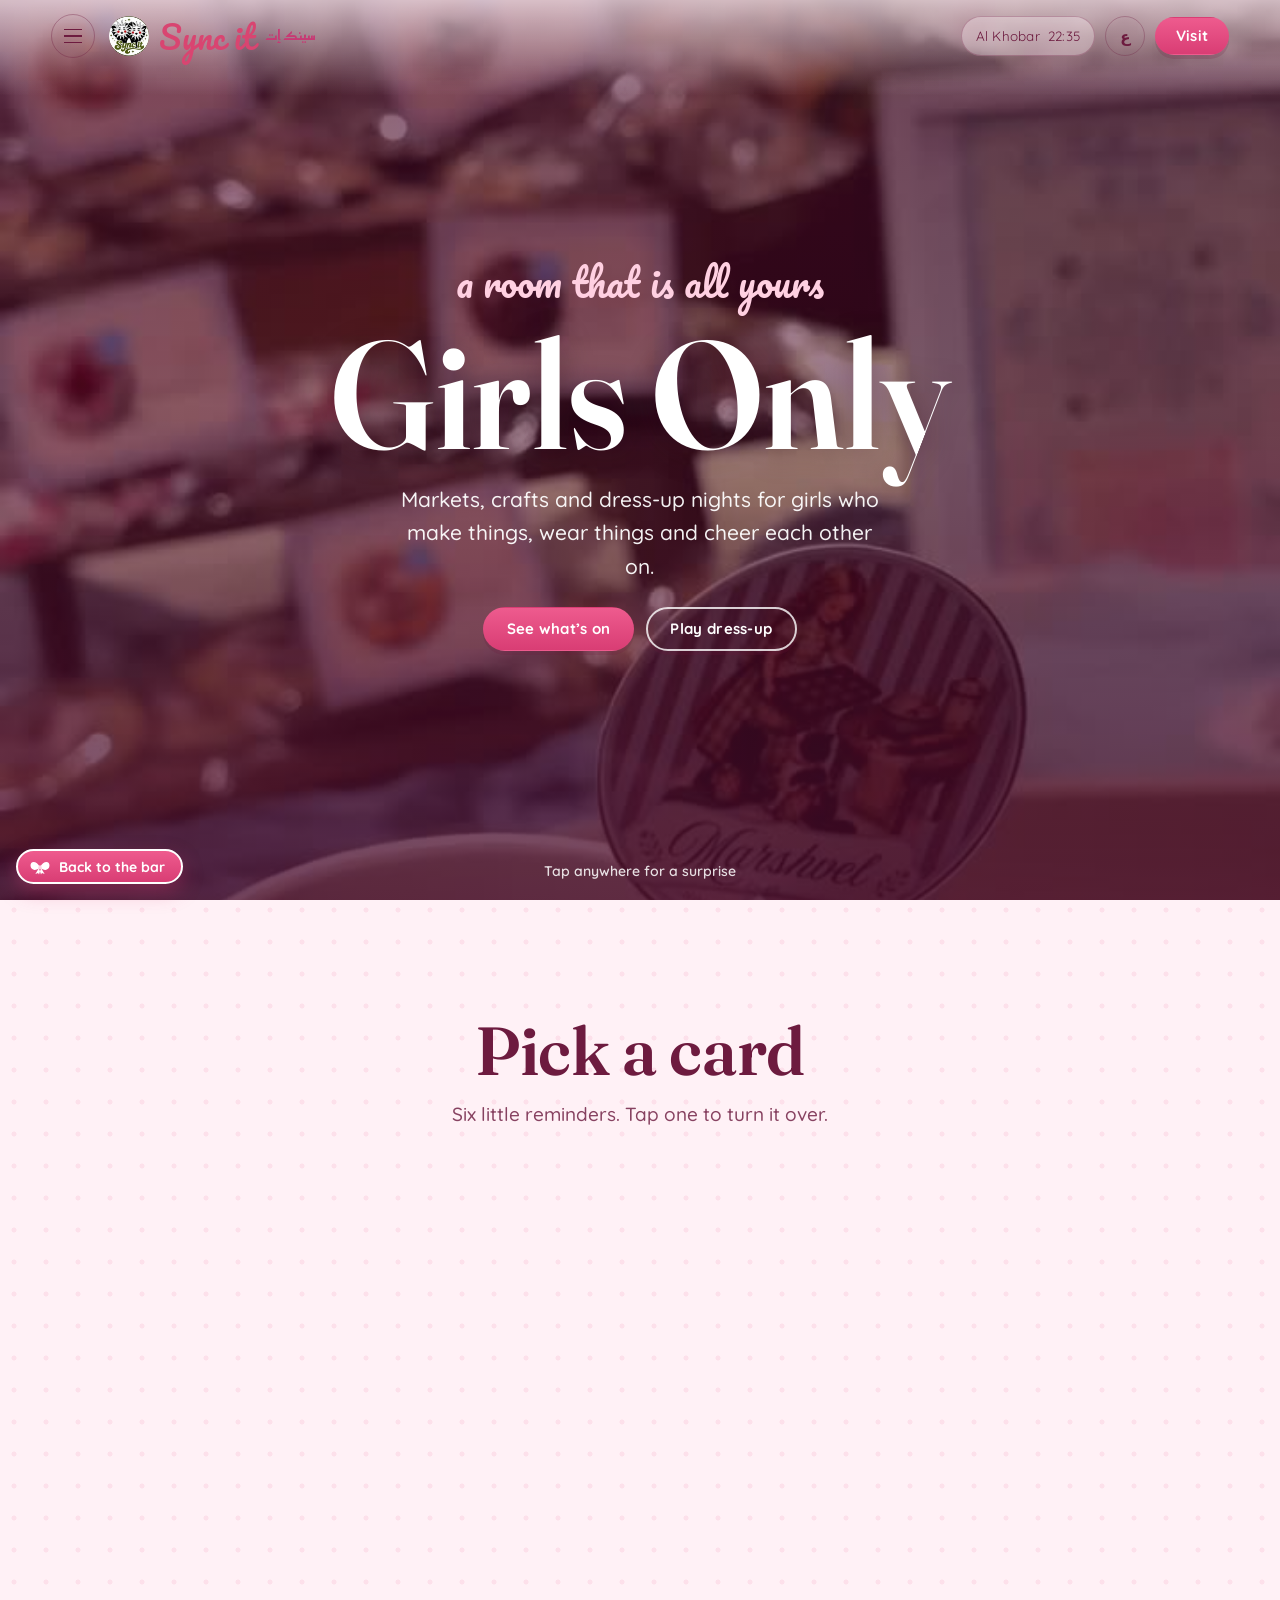
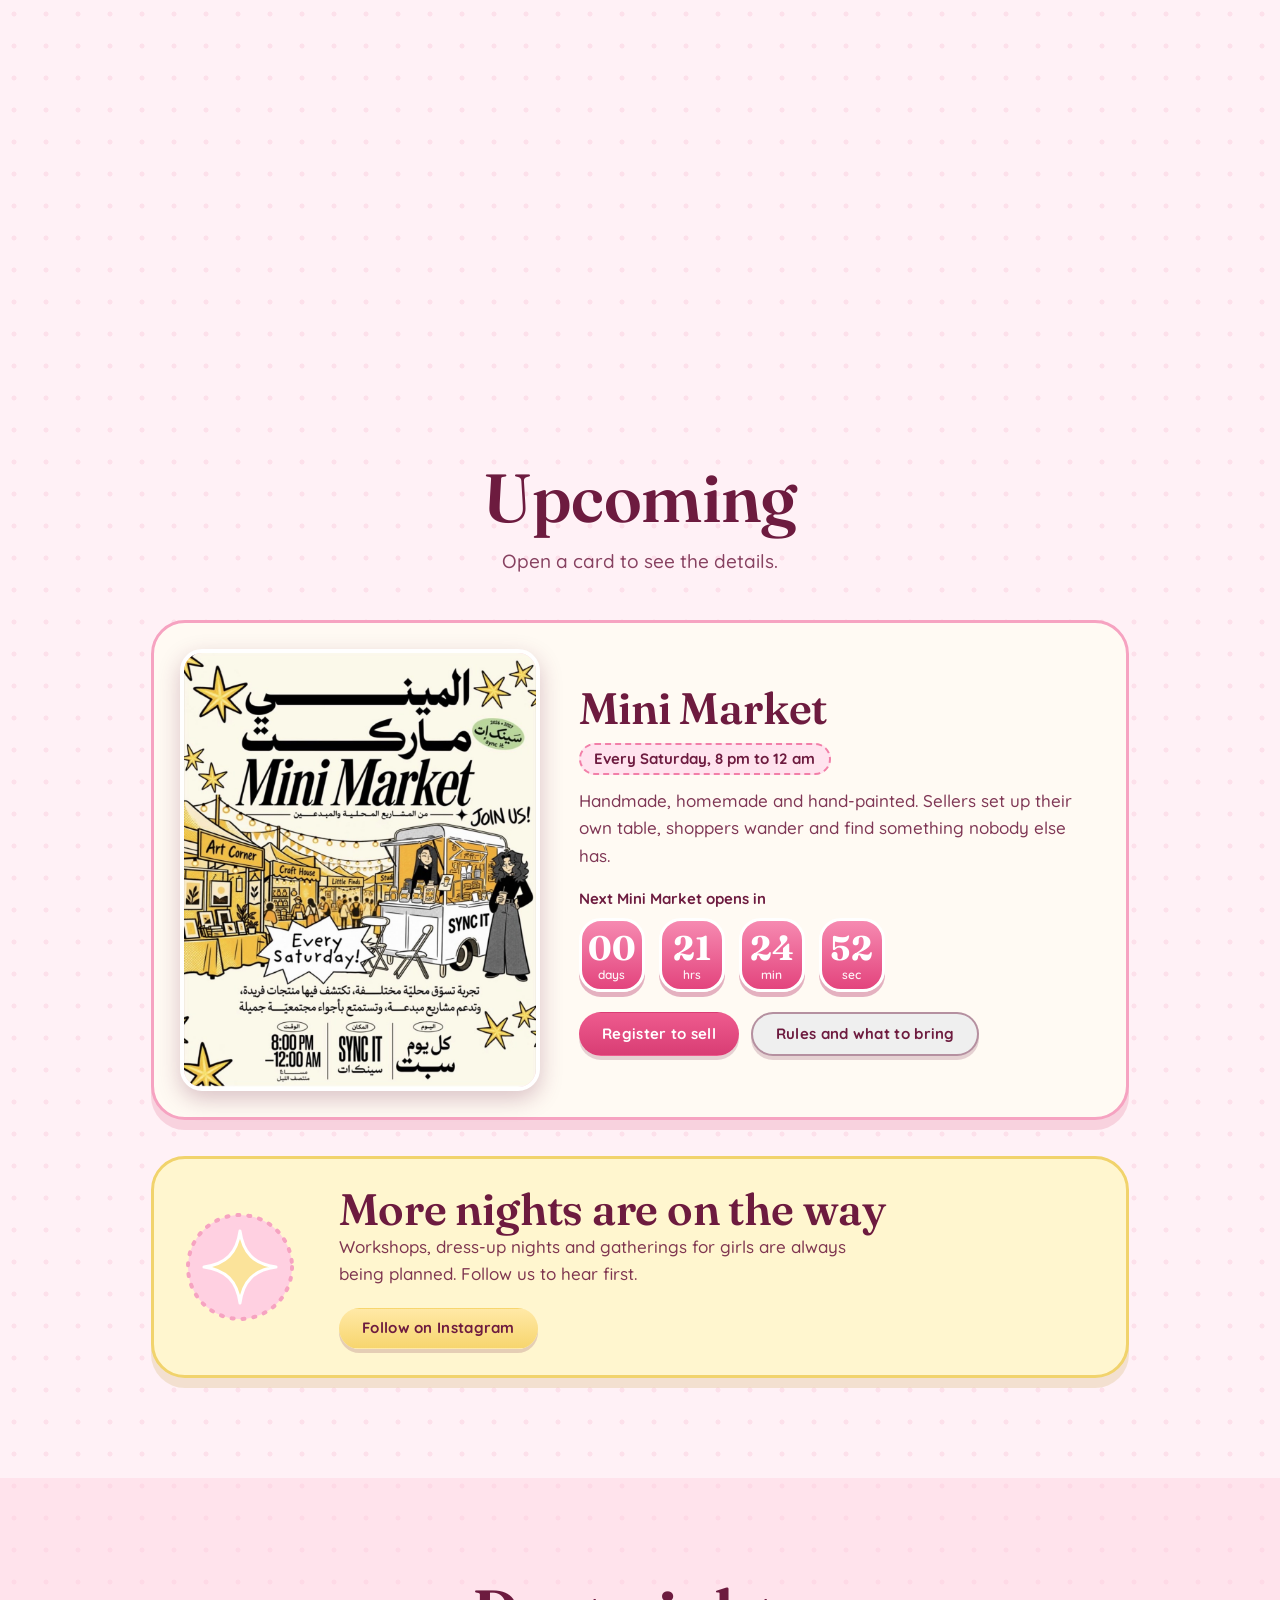
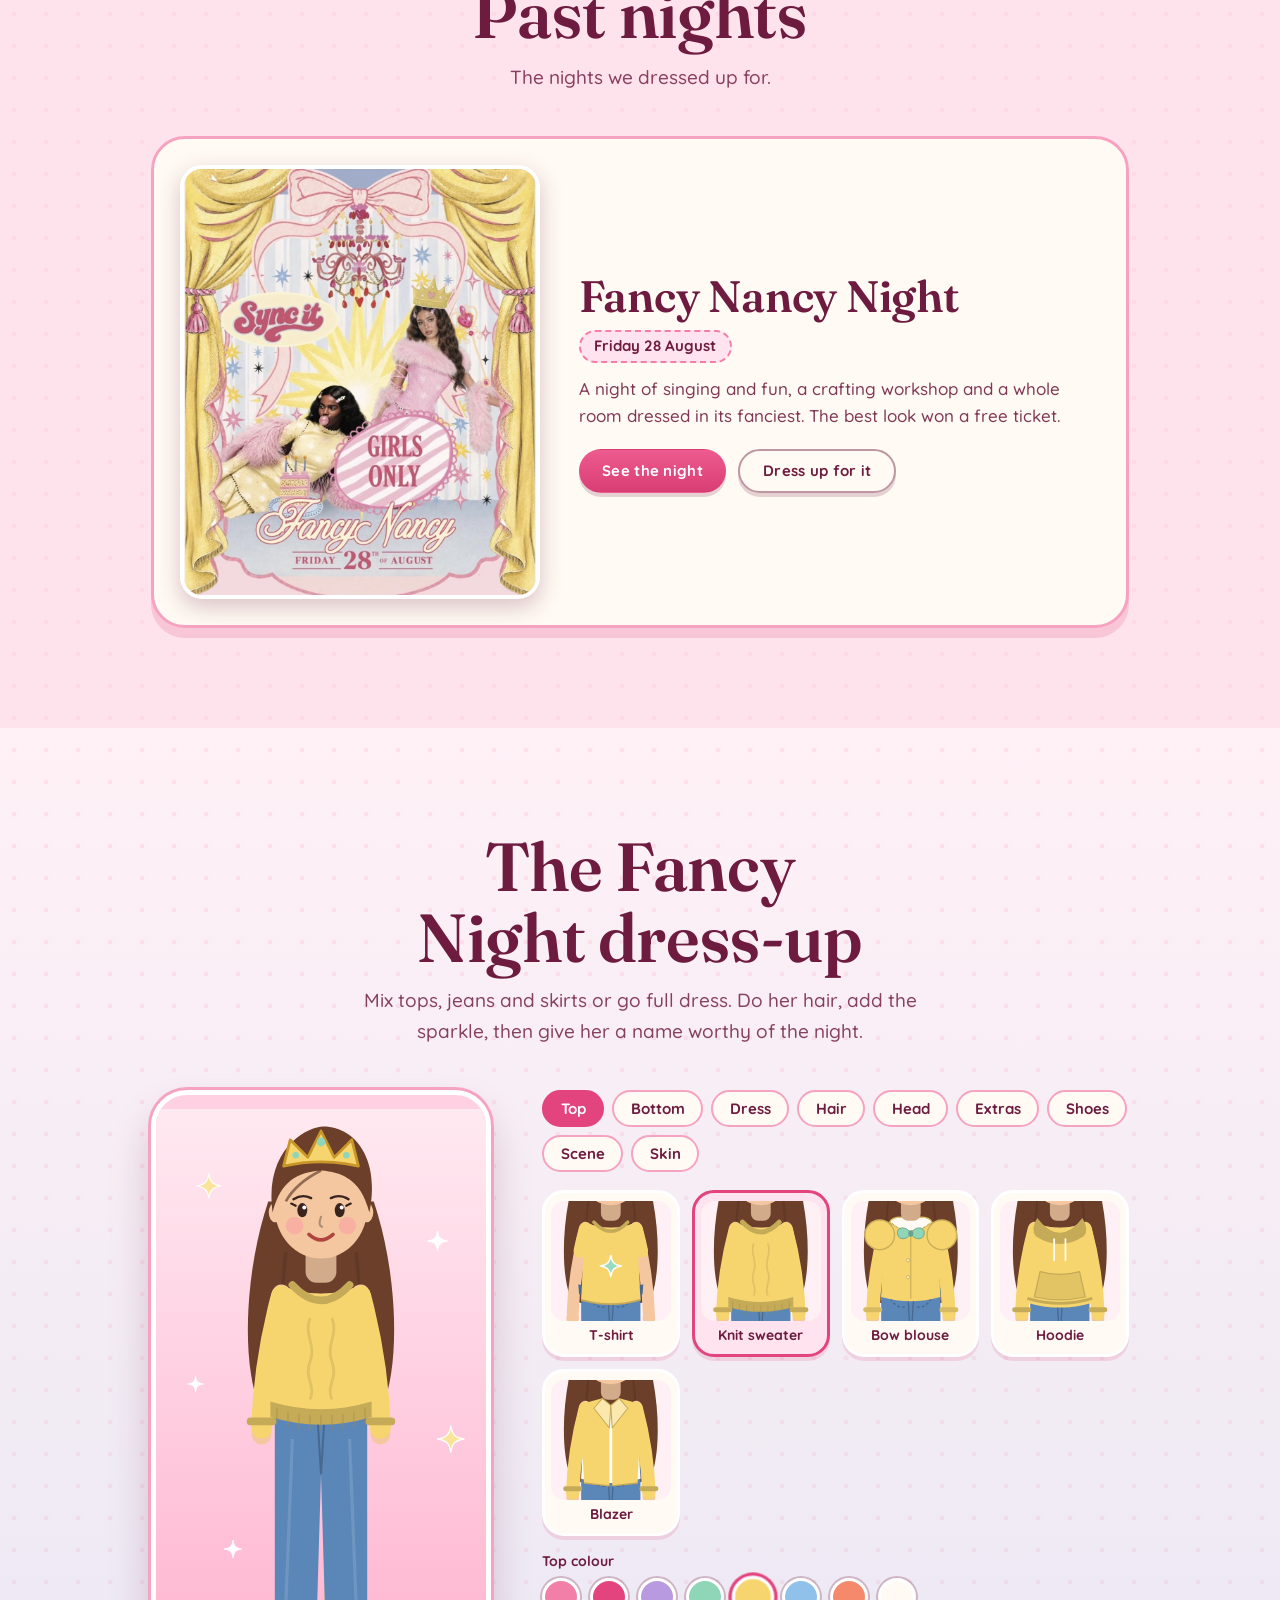
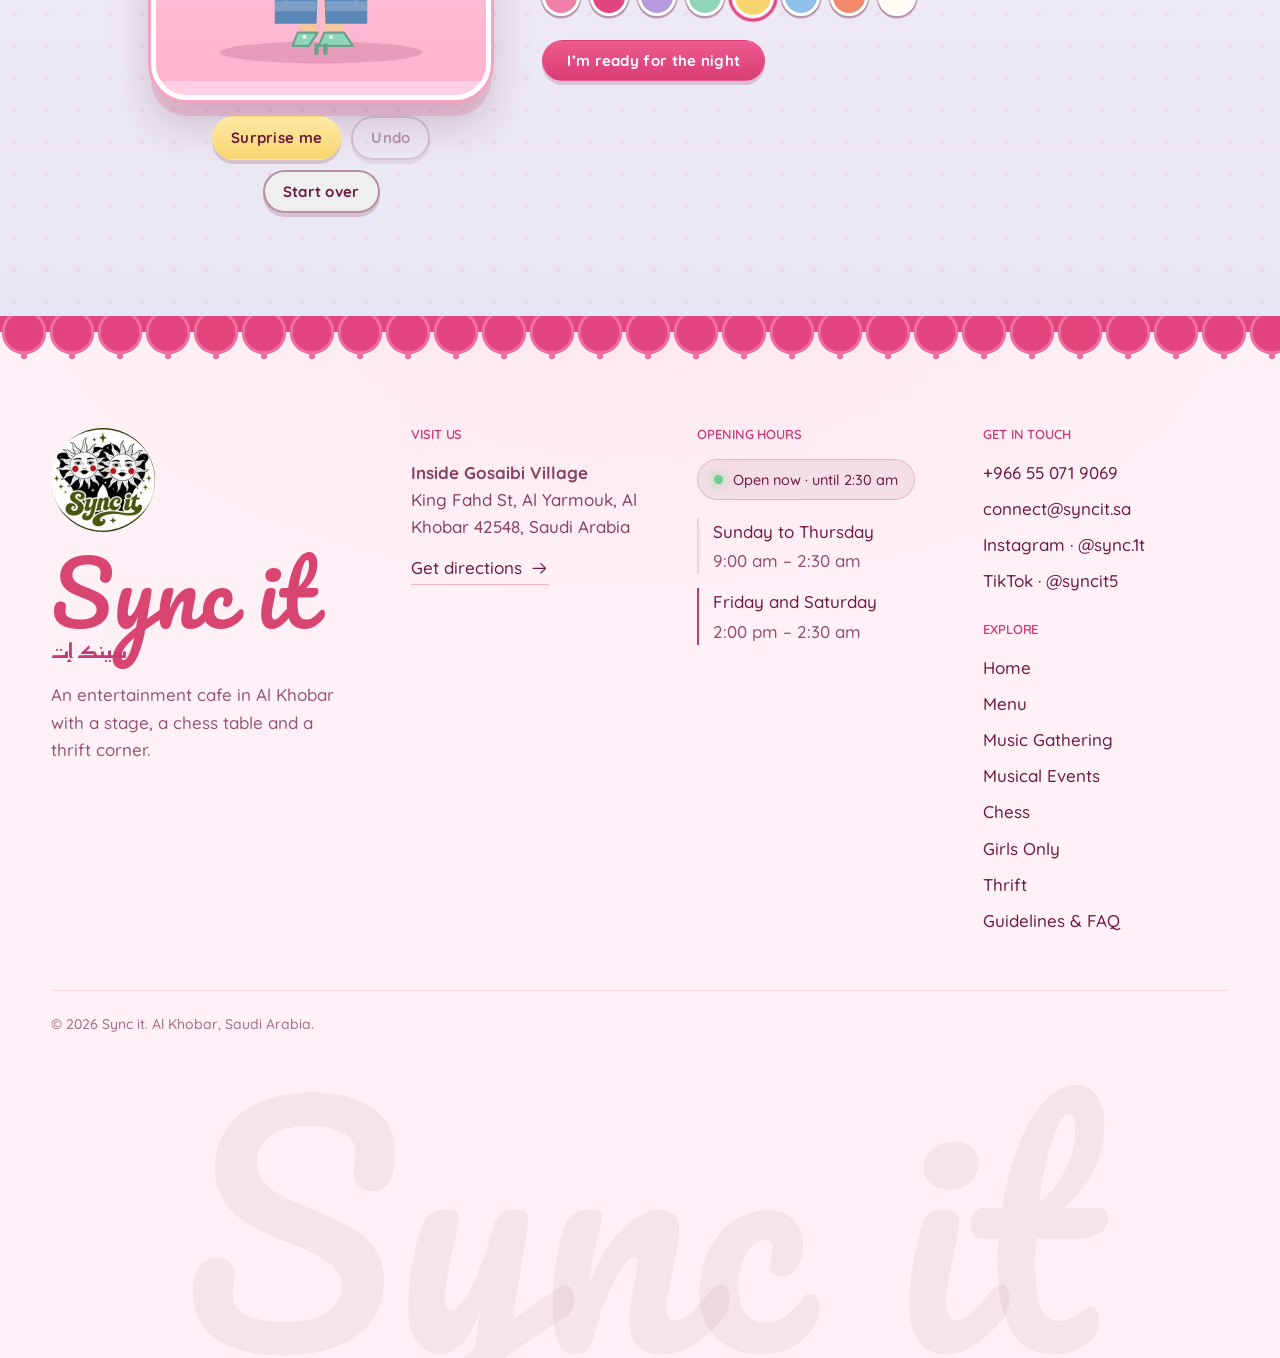
<file: girls-only.html>
<!DOCTYPE html>
<html lang="en" dir="ltr">
<head>
<meta charset="utf-8">
<meta name="viewport" content="width=device-width, initial-scale=1">
<title>Girls Only · Sync it Entertainment Cafe</title>
<link rel="icon" type="image/png" sizes="32x32" href="assets/favicon-32.png">
<link rel="icon" type="image/png" sizes="512x512" href="assets/favicon-512.png">
<link rel="apple-touch-icon" href="assets/favicon-180.png">
<script>document.documentElement.classList.add('js');try{document.documentElement.setAttribute('data-mode','girls');sessionStorage.setItem('syncit:mode','girls');if(sessionStorage.getItem('syncit:tr'))document.documentElement.classList.add('tr-cover','pg-girls')}catch(e){document.documentElement.setAttribute('data-mode','girls')}</script>
<link rel="preconnect" href="https://fonts.googleapis.com">
<link rel="preconnect" href="https://fonts.gstatic.com" crossorigin>
<link href="https://fonts.googleapis.com/css2?family=Fraunces:ital,opsz,wght@0,9..144,400..700;1,9..144,400..700&family=Quicksand:wght@400..700&family=Pacifico&family=Baloo+Bhaijaan+2:wght@400..800&family=Tajawal:wght@400;500;700&family=Playfair+Display:wght@400..800&family=Bodoni+Moda:ital,opsz,wght@0,6..96,400..800;1,6..96,400..800&family=Jost:wght@300..700&family=Reem+Kufi:wght@400..700&display=swap" rel="stylesheet">
<link rel="stylesheet" href="css/site.css">
<link rel="stylesheet" href="css/girls.css">
<link rel="stylesheet" href="css/girls-mode.css">
</head>
<body class="girls">
<div id="site-header"></div>

<!-- ===== HERO: the market video, dark plum overlay, centred title ===== -->
<section class="gl-hero" id="top" aria-labelledby="glH1">
  <video class="gl-hero__vid" src="assets/girls/market.mp4" poster="assets/girls/market-poster.jpg" autoplay muted loop playsinline preload="auto" aria-hidden="true"></video>
  <div class="gl-hero__shade"></div>
  <div class="gl-hero__copy">
    <p class="gl-hero__script" data-i18n="gl_script">a room that is all yours</p>
    <h1 id="glH1" data-i18n="gl_h1">Girls Only</h1>
    <p class="gl-hero__sub" data-i18n="gl_sub">Markets, crafts and dress-up nights for girls who make things, wear things and cheer each other on.</p>
    <div class="gl-hero__cta">
      <a class="btn btn--red" href="#upcoming" data-pop="hero"><span data-i18n="gl_see">See what's on</span></a>
      <a class="btn btn--ghost gl-ghost" href="#studio" data-pop="hero"><span data-i18n="gl_play">Play dress-up</span></a>
    </div>
  </div>
  <div class="gl-hero__hint" aria-hidden="true"><span data-i18n="gl_tap">Tap anywhere for a surprise</span></div>
</section>

<!-- ===== Pick a card ===== -->
<section class="gl-cards" aria-labelledby="pickH">
  <div class="gl-head">
    <h2 id="pickH" data-i18n="gl_pick">Pick a card</h2>
    <p data-i18n="gl_pick_s">Six little reminders. Tap one to turn it over.</p>
  </div>
  <div class="gl-deck" id="deck"></div>
</section>

<!-- ===== Upcoming ===== -->
<section class="gl-list" id="upcoming" aria-labelledby="upH">
  <div class="gl-head">
    <h2 id="upH" data-i18n="gl_up">Upcoming</h2>
    <p data-i18n="gl_up_s">Open a card to see the details.</p>
  </div>
  <div class="gl-grid">
    <article class="gl-card gl-card--market" id="cardMarket">
      <button class="gl-card__poster" type="button" data-open="market" data-pop="card" data-i18n-attr="aria-label:gl_open_market">
        <img src="assets/girls/market-poster-art.jpg" alt="" loading="lazy">
      </button>
      <div class="gl-card__body">
        <h3 data-i18n="gl_m_t">Mini Market</h3>
        <p class="gl-card__when" data-i18n="gl_m_when">Every Saturday, 8 pm to 12 am</p>
        <p class="gl-card__txt" data-i18n="gl_m_txt">Handmade, homemade and hand-painted. Sellers set up their own table, shoppers wander and find something nobody else has.</p>
        <div class="gl-count" id="mmCount" role="timer" aria-live="off">
          <p class="gl-count__label" id="mmLabel"></p>
          <div class="gl-count__row">
            <span><b id="mmD">00</b><i data-i18n="gl_days">days</i></span>
            <span><b id="mmH">00</b><i data-i18n="gl_hrs">hrs</i></span>
            <span><b id="mmM">00</b><i data-i18n="gl_min">min</i></span>
            <span><b id="mmS">00</b><i data-i18n="gl_sec">sec</i></span>
          </div>
        </div>
        <div class="gl-card__cta">
          <a class="btn btn--red" href="https://docs.google.com/forms/d/e/1FAIpQLSf4xOU39RlxzkNtUArrcCeVMfX7XBnaiQzAN4I-RXg4uakPpQ/viewform" target="_blank" rel="noopener" data-pop="card"><span data-i18n="gl_reg">Register to sell</span></a>
          <button class="btn btn--ghost" type="button" data-open="market" data-pop="card"><span data-i18n="gl_rules">Rules and what to bring</span></button>
        </div>
      </div>
    </article>

    <article class="gl-card gl-card--soon">
      <div class="gl-soon" aria-hidden="true">
        <svg viewBox="0 0 120 120"><circle cx="60" cy="60" r="52" fill="#ffd0e1" stroke="#f6a3c1" stroke-width="4" stroke-dasharray="2 9" stroke-linecap="round"/><path d="M60 24 C63 46 74 57 96 60 C74 63 63 74 60 96 C57 74 46 63 24 60 C46 57 57 46 60 24Z" fill="#fbe39a" stroke="#fff" stroke-width="3" stroke-linejoin="round"/></svg>
      </div>
      <div class="gl-card__body">
        <h3 data-i18n="gl_s_t">More nights are on the way</h3>
        <p class="gl-card__txt" data-i18n="gl_s_txt">Workshops, dress-up nights and gatherings for girls are always being planned. Follow us to hear first.</p>
        <div class="gl-card__cta">
          <a class="btn btn--gold" href="https://www.instagram.com/sync.1t/" target="_blank" rel="noopener" data-pop="card"><span data-i18n="gl_follow">Follow on Instagram</span></a>
        </div>
      </div>
    </article>
  </div>
</section>

<!-- ===== Past ===== -->
<section class="gl-list gl-list--past" id="past" aria-labelledby="pastH">
  <div class="gl-head">
    <h2 id="pastH" data-i18n="gl_past">Past nights</h2>
    <p data-i18n="gl_past_s">The nights we dressed up for.</p>
  </div>
  <div class="gl-grid">
    <article class="gl-card gl-card--fancy">
      <button class="gl-card__poster" type="button" data-open="fancy" data-pop="card" data-i18n-attr="aria-label:gl_open_fancy">
        <img src="assets/girls/fancy-poster.jpg" alt="" loading="lazy">
      </button>
      <div class="gl-card__body">
        <h3 data-i18n="gl_f_t">Fancy Nancy Night</h3>
        <p class="gl-card__when" data-i18n="gl_f_when">Friday 28 August</p>
        <p class="gl-card__txt" data-i18n="gl_f_txt">A night of singing and fun, a crafting workshop and a whole room dressed in its fanciest. The best look won a free ticket.</p>
        <div class="gl-card__cta">
          <button class="btn btn--red" type="button" data-open="fancy" data-pop="card"><span data-i18n="gl_f_open">See the night</span></button>
          <a class="btn btn--ghost" href="#studio" data-pop="card"><span data-i18n="gl_f_dress">Dress up for it</span></a>
        </div>
      </div>
    </article>
  </div>
</section>

<!-- ===== Dress-up studio ===== -->
<section class="gl-studio" id="studio" aria-labelledby="stH">
  <div class="gl-head">
    <h2 id="stH" data-i18n="gl_st">The Fancy Night dress-up</h2>
    <p data-i18n="gl_st_s">Pick a dress, do her hair, add the sparkle. Then give her a name worthy of the night.</p>
  </div>
  <div class="gl-studio__grid">
    <div class="gl-doll">
      <div class="gl-doll__stage" id="dollStage">
        <svg id="doll" viewBox="0 0 300 520" role="img" data-i18n-attr="aria-label:gl_doll_aria"></svg>
      </div>
      <div class="gl-doll__act">
        <button class="btn btn--gold" type="button" id="dSurprise" data-pop="game"><span data-i18n="gl_surprise">Surprise me</span></button>
        <button class="btn btn--ghost" type="button" id="dUndo" data-pop="game"><span data-i18n="gl_undo">Undo</span></button>
        <button class="btn btn--ghost" type="button" id="dReset" data-pop="game"><span data-i18n="gl_reset">Start over</span></button>
      </div>
    </div>
    <div class="gl-panel">
      <div class="gl-tabs" role="tablist" id="dTabs" data-i18n-attr="aria-label:gl_tabs"></div>
      <div class="gl-opts" id="dOpts" role="tabpanel"></div>
      <div class="gl-swatches" id="dSw"></div>
      <button class="btn btn--red gl-done" type="button" id="dDone" data-pop="game"><span data-i18n="gl_done">I'm ready for the night</span></button>
    </div>
  </div>
</section>

<!-- Look card -->
<dialog class="gl-dlg gl-look" id="lookDlg" aria-labelledby="lookName">
  <button class="gl-x" type="button" data-close data-i18n-attr="aria-label:gl_close">✕</button>
  <div class="gl-look__card">
    <div class="gl-look__frame"><svg id="lookDoll" viewBox="0 0 300 520" aria-hidden="true"></svg></div>
    <p class="gl-look__pre" data-i18n="gl_look_pre">Tonight she is</p>
    <h3 id="lookName"></h3>
    <p class="gl-look__word" id="lookWord"></p>
    <div class="gl-look__act">
      <button class="btn btn--gold" type="button" id="lookNew"><span data-i18n="gl_newname">New name</span></button>
      <button class="btn btn--ghost" type="button" data-close><span data-i18n="gl_keep">Keep playing</span></button>
    </div>
    <p class="gl-look__note" data-i18n="gl_look_note">Screenshot your look to share it. Bring the real one to the next dress-up night.</p>
  </div>
</dialog>

<!-- Mini Market room -->
<dialog class="gl-dlg gl-room" id="room-market" aria-labelledby="rmT">
  <button class="gl-x" type="button" data-close data-i18n-attr="aria-label:gl_close">✕</button>
  <div class="gl-room__in">
    <img class="gl-room__poster" src="assets/girls/market-poster-art.jpg" alt="" loading="lazy">
    <div class="gl-room__txt">
      <h3 id="rmT" data-i18n="gl_m_t">Mini Market</h3>
      <p class="gl-card__when" data-i18n="gl_m_when">Every Saturday, 8 pm to 12 am</p>
      <p data-i18n="gl_rm_p">If you make it, bake it, paint it, sew it or design it, this is your stall. Girls come to browse, to buy and to meet the people behind the things.</p>
      <h4 data-i18n="gl_rm_h">How it works</h4>
      <ul class="gl-list-rules">
        <li data-i18n="gl_r1">Register first with the form, so we know you are coming.</li>
        <li data-i18n="gl_r2">Bring your own table.</li>
        <li data-i18n="gl_r3">Bring your own lights, so your pieces shine.</li>
        <li data-i18n="gl_r4">Handmade and homemade pieces are what we love most.</li>
        <li data-i18n="gl_r5">Girls only, for sellers and shoppers.</li>
      </ul>
      <div class="gl-card__cta">
        <a class="btn btn--red" href="https://docs.google.com/forms/d/e/1FAIpQLSf4xOU39RlxzkNtUArrcCeVMfX7XBnaiQzAN4I-RXg4uakPpQ/viewform" target="_blank" rel="noopener" data-pop="card"><span data-i18n="gl_reg">Register to sell</span></a>
      </div>
    </div>
  </div>
</dialog>

<!-- Fancy Nancy room -->
<dialog class="gl-dlg gl-room" id="room-fancy" aria-labelledby="rfT">
  <button class="gl-x" type="button" data-close data-i18n-attr="aria-label:gl_close">✕</button>
  <div class="gl-room__in">
    <img class="gl-room__poster" src="assets/girls/fancy-poster.jpg" alt="" loading="lazy">
    <div class="gl-room__txt">
      <h3 id="rfT" data-i18n="gl_f_t">Fancy Nancy Night</h3>
      <p class="gl-card__when" data-i18n="gl_f_when">Friday 28 August</p>
      <p data-i18n="gl_rf_p">One very fancy evening, made for girls who love glitter, ribbons and big words.</p>
      <h4 data-i18n="gl_rf_h">The night</h4>
      <ul class="gl-list-rules">
        <li data-i18n="gl_fr1">A night of singing and fun.</li>
        <li data-i18n="gl_fr2">A crafting workshop, to make your own pieces.</li>
        <li data-i18n="gl_fr3">An exceptional Fancy Nancy atmosphere.</li>
        <li data-i18n="gl_fr4">Everyone wears their best look inspired by Fancy Nancy.</li>
        <li data-i18n="gl_fr5">The best look wins a free ticket.</li>
      </ul>
      <div class="gl-card__cta">
        <a class="btn btn--red" href="#studio" data-close data-pop="card"><span data-i18n="gl_f_dress">Dress up for it</span></a>
      </div>
    </div>
  </div>
</dialog>

<div id="site-footer"></div>
<script src="js/site.js"></script>
<script src="js/girls.js"></script>
</body>
</html>
</file>
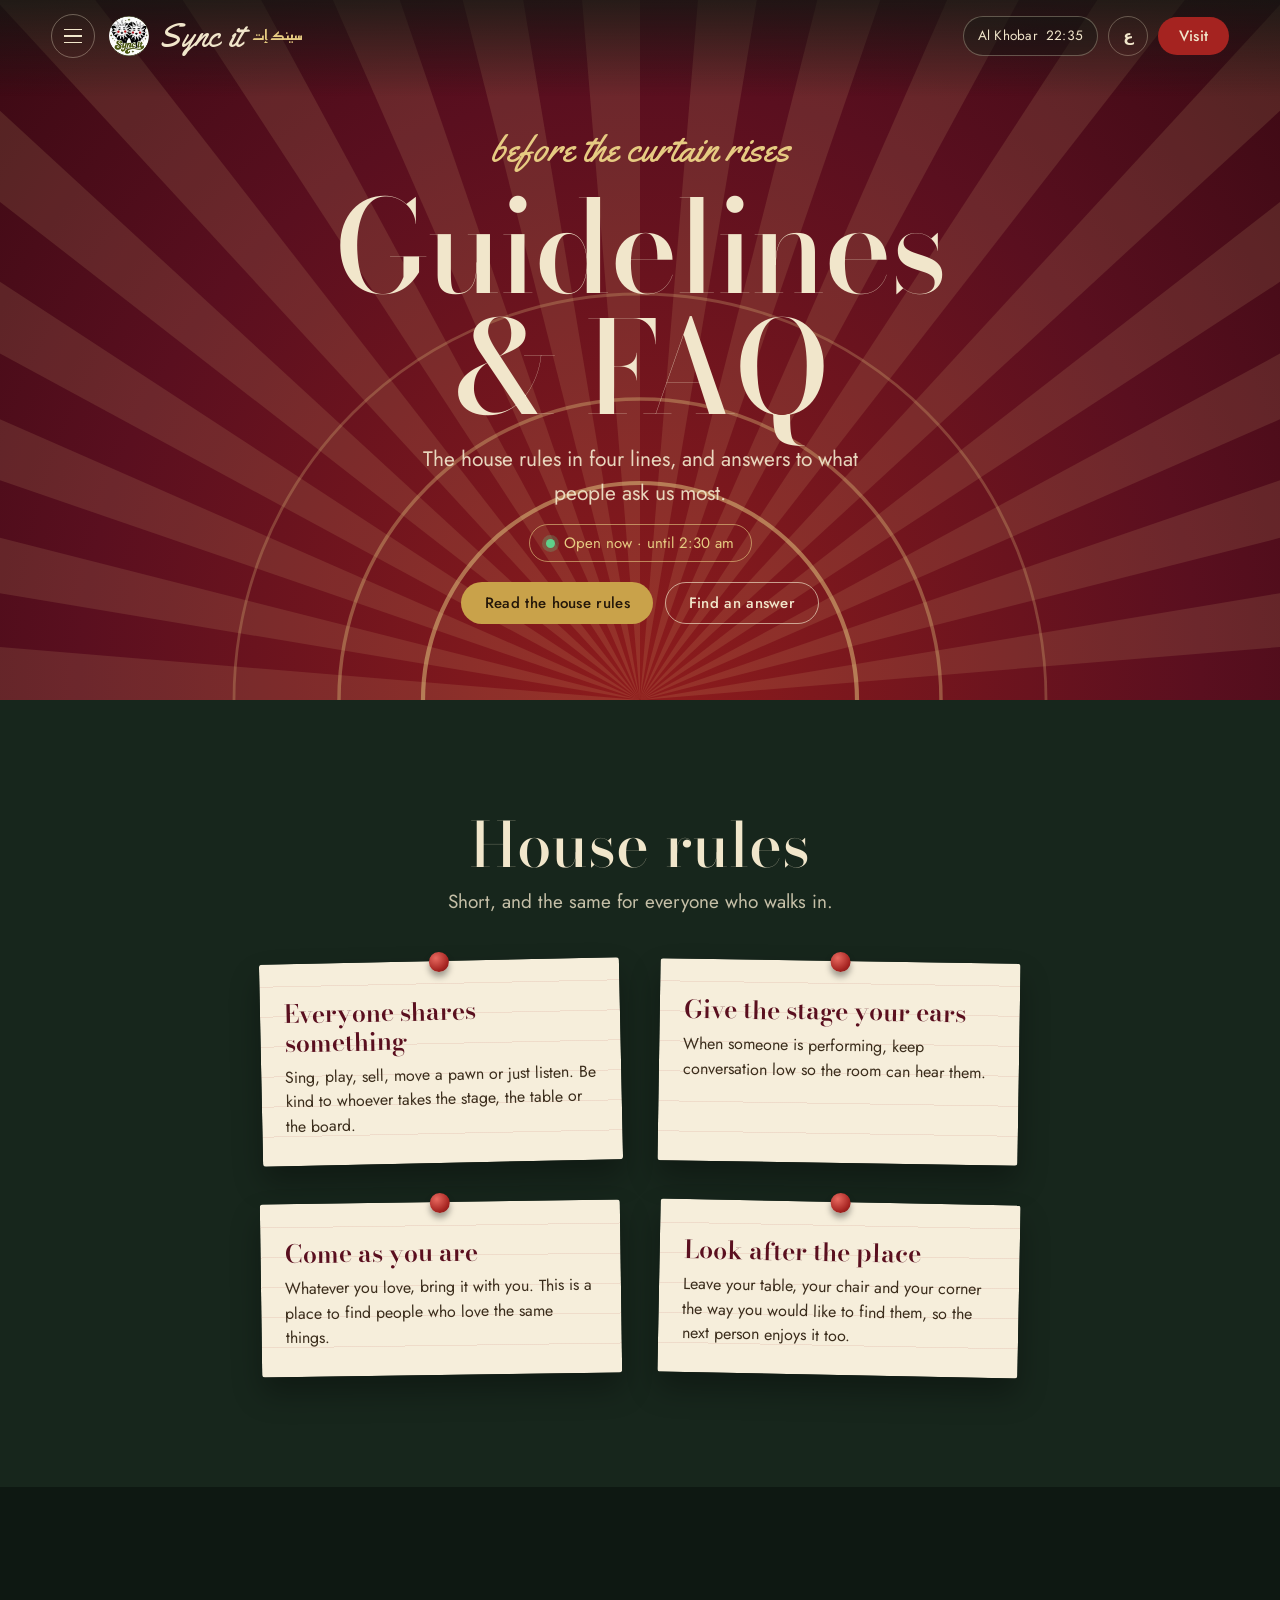
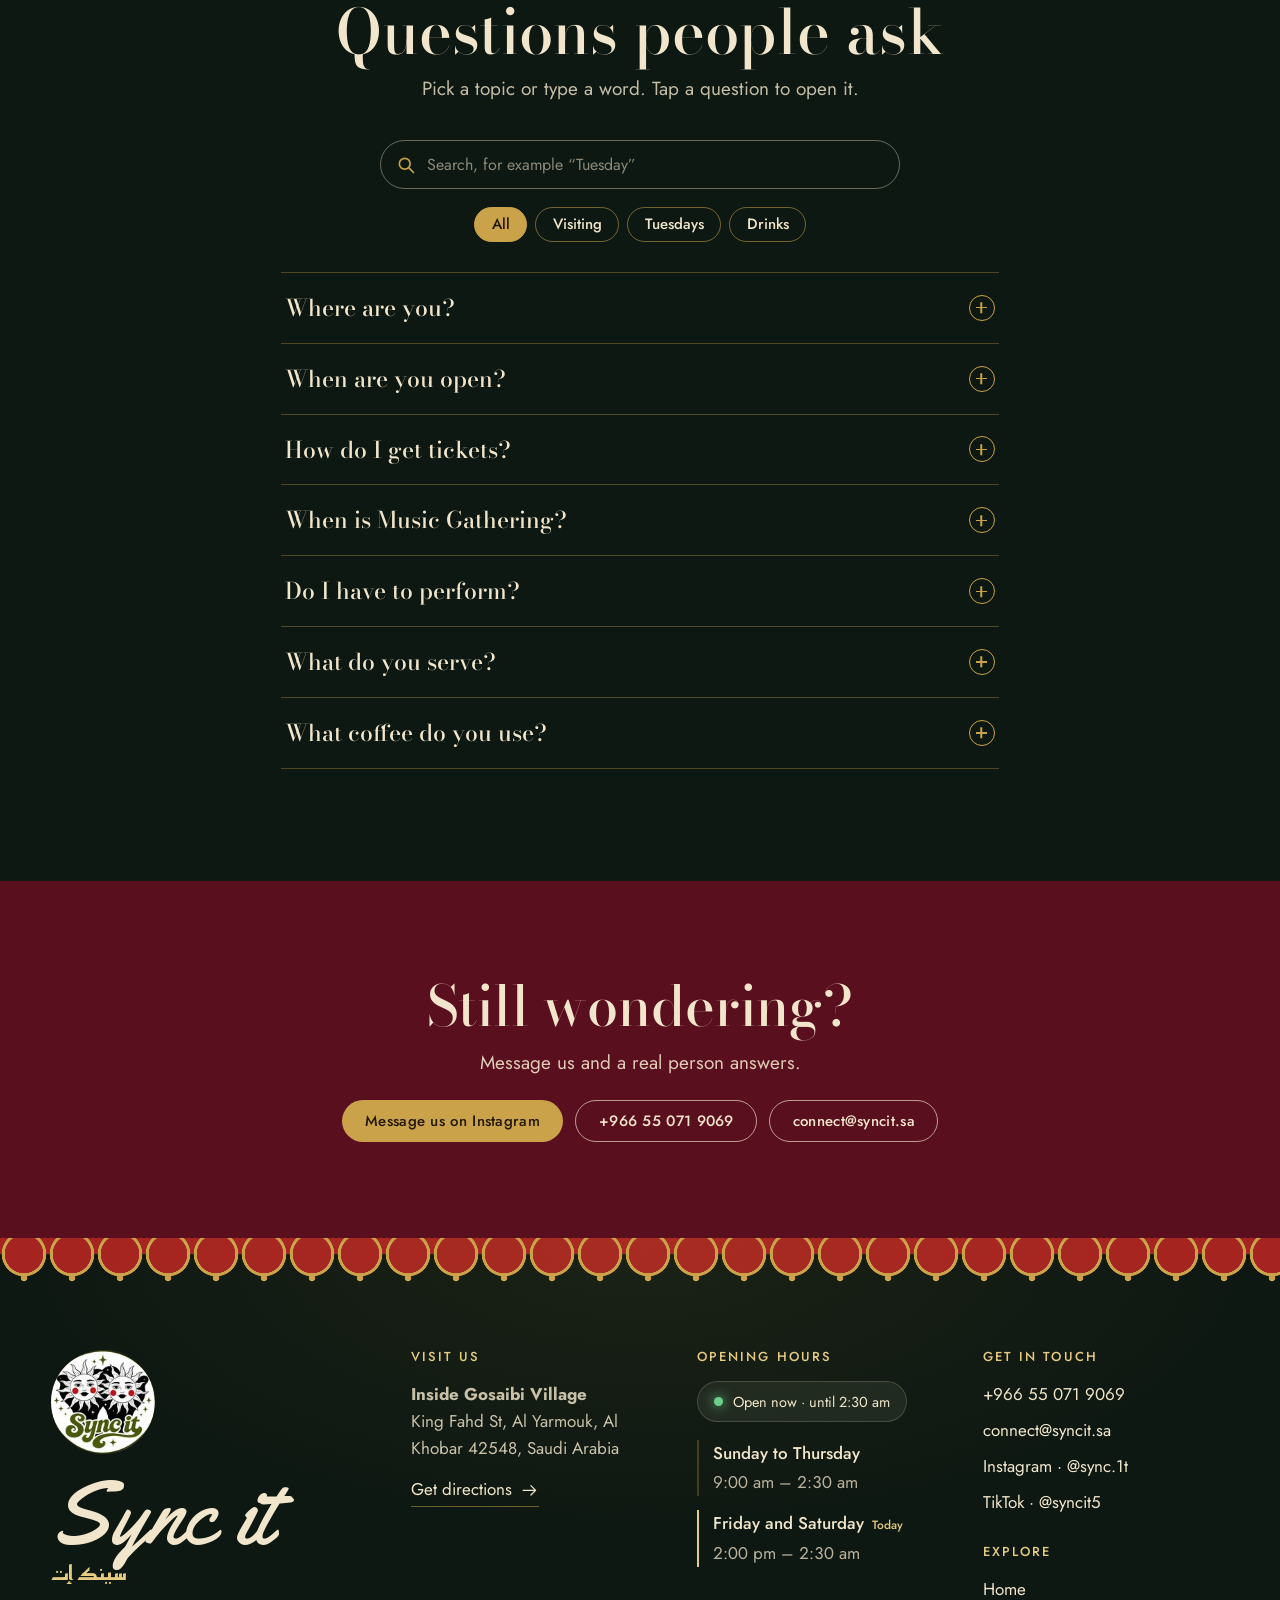
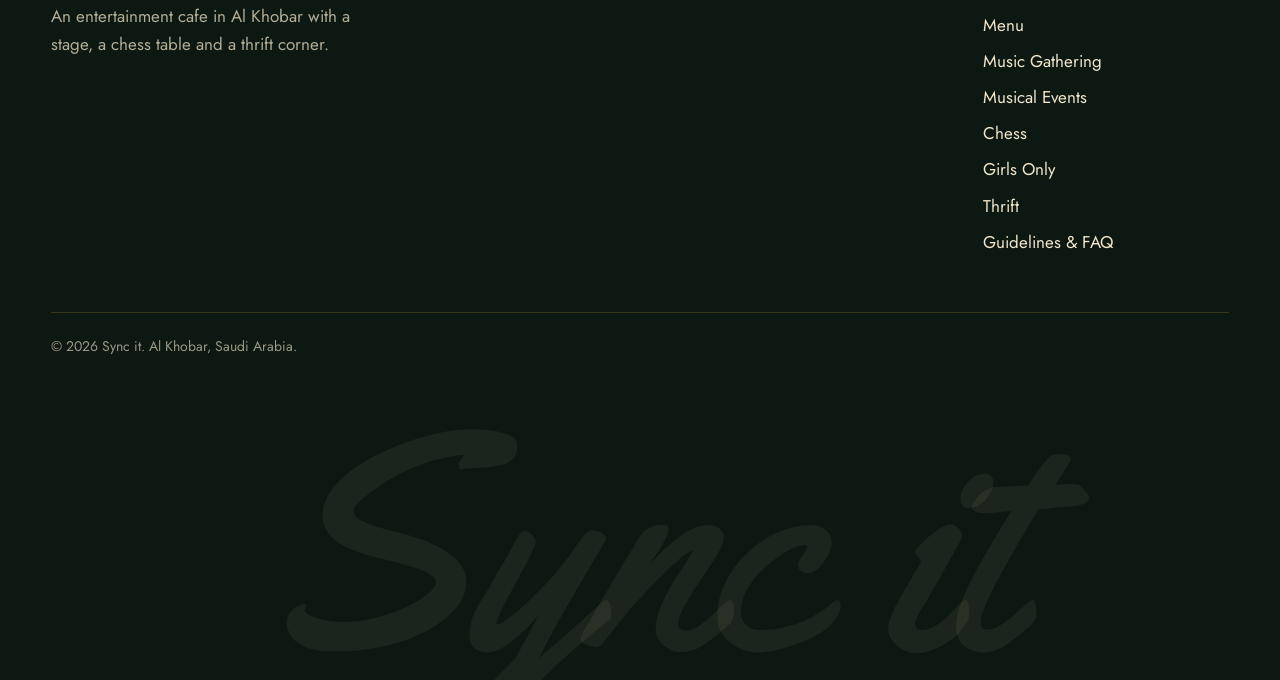
<file: guidelines.html>
<!DOCTYPE html>
<html lang="en" dir="ltr">
<head>
<meta charset="utf-8">
<meta name="viewport" content="width=device-width, initial-scale=1">
<title>Guidelines &amp; FAQ · Sync it Entertainment Cafe</title>
<link rel="icon" type="image/png" sizes="32x32" href="assets/favicon-32.png">
<link rel="icon" type="image/png" sizes="512x512" href="assets/favicon-512.png">
<link rel="apple-touch-icon" href="assets/favicon-180.png">
<script>document.documentElement.classList.add('js');try{if(sessionStorage.getItem('syncit:tr'))document.documentElement.classList.add('tr-cover','pg-faq')}catch(e){}</script>
<link rel="preconnect" href="https://fonts.googleapis.com">
<link rel="preconnect" href="https://fonts.gstatic.com" crossorigin>
<link href="https://fonts.googleapis.com/css2?family=Bodoni+Moda:ital,opsz,wght@0,6..96,400..800;1,6..96,400..800&family=Jost:wght@300..700&family=Reem+Kufi:wght@400..700&family=Tajawal:wght@300;400;500;700&family=Yellowtail&family=Special+Elite&display=swap" rel="stylesheet">
<link rel="stylesheet" href="css/site.css">
<link rel="stylesheet" href="css/guidelines.css">
<script>try{var m=sessionStorage.getItem('syncit:mode')||localStorage.getItem('syncit:mode');if(m==='girls'){document.documentElement.setAttribute('data-mode','girls');var l=document.createElement('link');l.rel='stylesheet';l.href="https://fonts.googleapis.com/css2?family=Fraunces:ital,opsz,wght@0,9..144,400..700;1,9..144,400..700&family=Quicksand:wght@400..700&family=Pacifico&family=Baloo+Bhaijaan+2:wght@400..800&family=Tajawal:wght@400;500;700&display=swap";document.head.appendChild(l);}}catch(e){}</script>
<link rel="stylesheet" href="css/girls-mode.css">
</head>
<body class="faq">
<div id="site-header"></div>

<!-- ===== HERO ===== -->
<section class="fq-hero" id="top" aria-labelledby="fqH1">
  <svg class="fq-hero__rays" viewBox="0 0 400 200" preserveAspectRatio="xMidYMax slice" aria-hidden="true"></svg>
  <div class="fq-hero__copy">
    <p class="fq-hero__script" data-i18n="fq_script">before the curtain rises</p>
    <h1 id="fqH1" data-i18n="fq_h1">Guidelines &amp; FAQ</h1>
    <p class="fq-hero__sub" data-i18n="fq_sub">The house rules in four lines, and answers to what people ask us most.</p>
    <p class="fq-hero__status" id="fqStatus"></p>
    <div class="fq-hero__cta">
      <a class="btn btn--gold" href="#rules"><span data-i18n="fq_btn_rules">Read the house rules</span></a>
      <a class="btn btn--ghost fq-ghost" href="#faq"><span data-i18n="fq_btn_faq">Find an answer</span></a>
    </div>
  </div>
</section>

<!-- ===== HOUSE RULES ===== -->
<section class="fq-rules" id="rules" aria-labelledby="rulesH">
  <div class="fq-head">
    <h2 id="rulesH" data-i18n="fq_rules">House rules</h2>
    <p data-i18n="fq_rules_s">Short, and the same for everyone who walks in.</p>
  </div>
  <ol class="fq-notices" id="notices"></ol>
</section>

<!-- ===== FAQ ===== -->
<section class="fq-faq" id="faq" aria-labelledby="faqH">
  <div class="fq-head">
    <h2 id="faqH" data-i18n="fq_faq">Questions people ask</h2>
    <p data-i18n="fq_faq_s">Pick a topic or type a word. Tap a question to open it.</p>
  </div>
  <div class="fq-tools">
    <label class="fq-search"><span class="fq-sr" data-i18n="fq_search_l">Search the questions</span>
      <svg viewBox="0 0 24 24" aria-hidden="true"><circle cx="10.5" cy="10.5" r="6.5"/><path d="M15.5 15.5 L21 21"/></svg>
      <input type="search" id="fqSearch" autocomplete="off" data-i18n-attr="placeholder:fq_search_ph">
    </label>
    <div class="fq-chips" id="fqChips" role="group" data-i18n-attr="aria-label:fq_topics"></div>
  </div>
  <div class="fq-list" id="fqList"></div>
  <p class="fq-none" id="fqNone" hidden><span data-i18n="fq_none">No question matches that yet.</span> <a href="#ask" data-i18n="fq_none_a">Ask us directly.</a></p>
</section>

<!-- ===== ASK ===== -->
<section class="fq-ask" id="ask" aria-labelledby="askH">
  <div class="fq-ask__in">
    <h2 id="askH" data-i18n="fq_ask">Still wondering?</h2>
    <p data-i18n="fq_ask_p">Message us and a real person answers.</p>
    <div class="fq-ask__row">
      <a class="btn btn--gold" href="https://www.instagram.com/sync.1t/" target="_blank" rel="noopener"><span data-i18n="fq_dm">Message us on Instagram</span></a>
      <a class="btn btn--ghost fq-ghost" href="tel:+966550719069"><span dir="ltr">+966 55 071 9069</span></a>
      <a class="btn btn--ghost fq-ghost" href="mailto:connect@syncit.sa"><span dir="ltr">connect@syncit.sa</span></a>
    </div>
  </div>
</section>

<div id="site-footer"></div>
<script src="js/site.js"></script>
<script src="js/guidelines.js"></script>
</body>
</html>
</file>
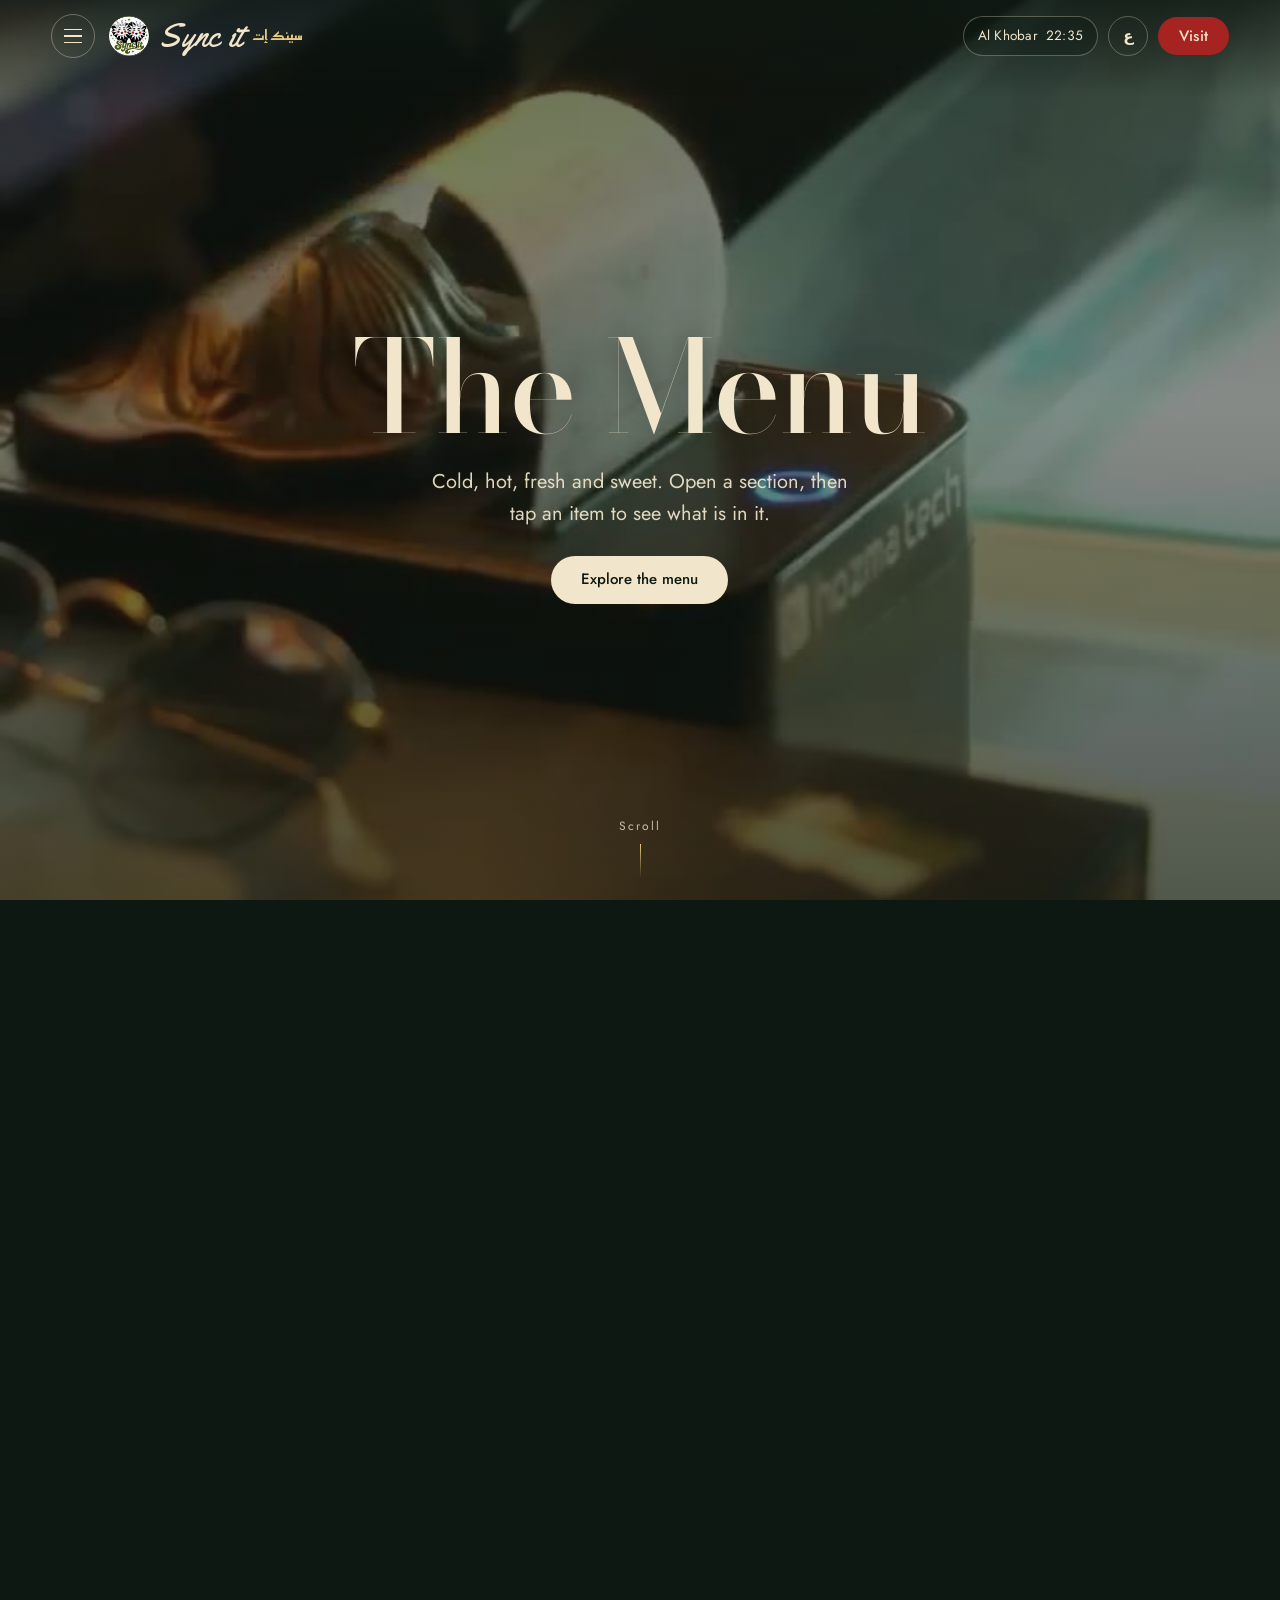
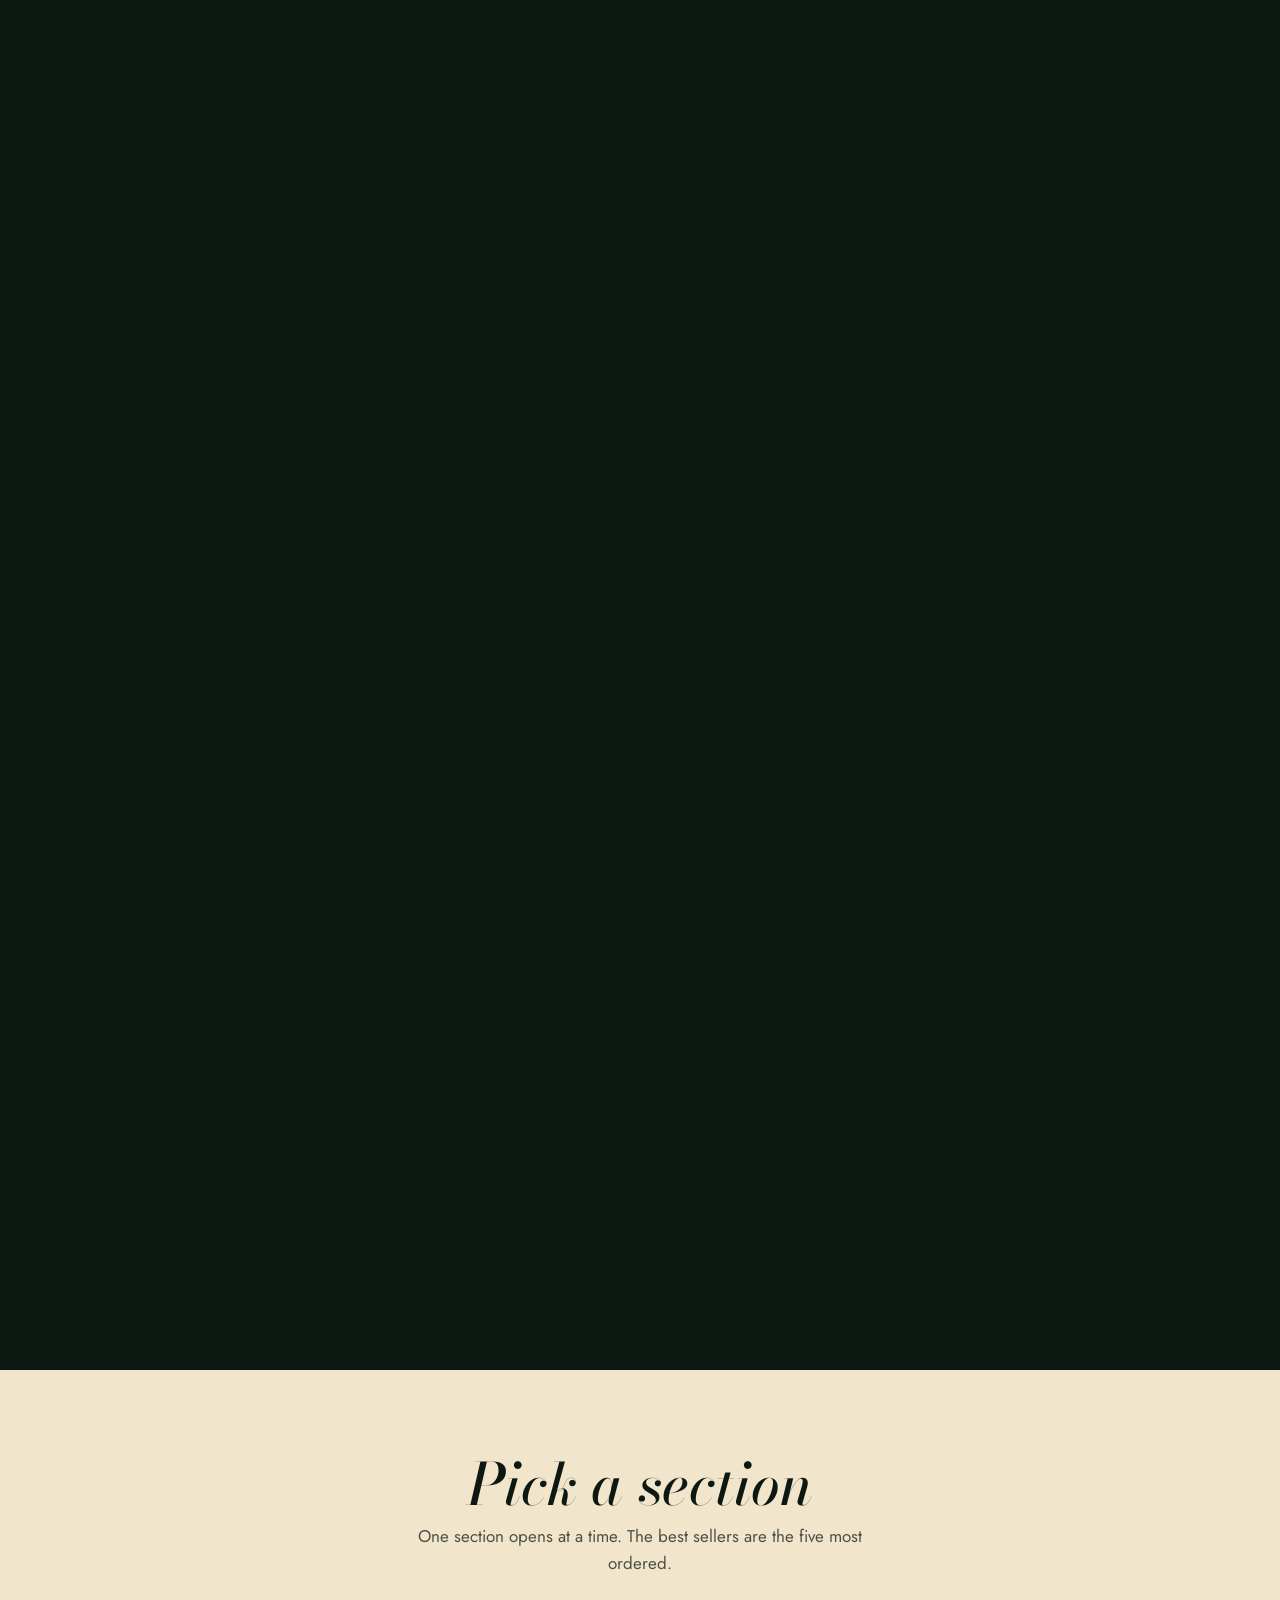
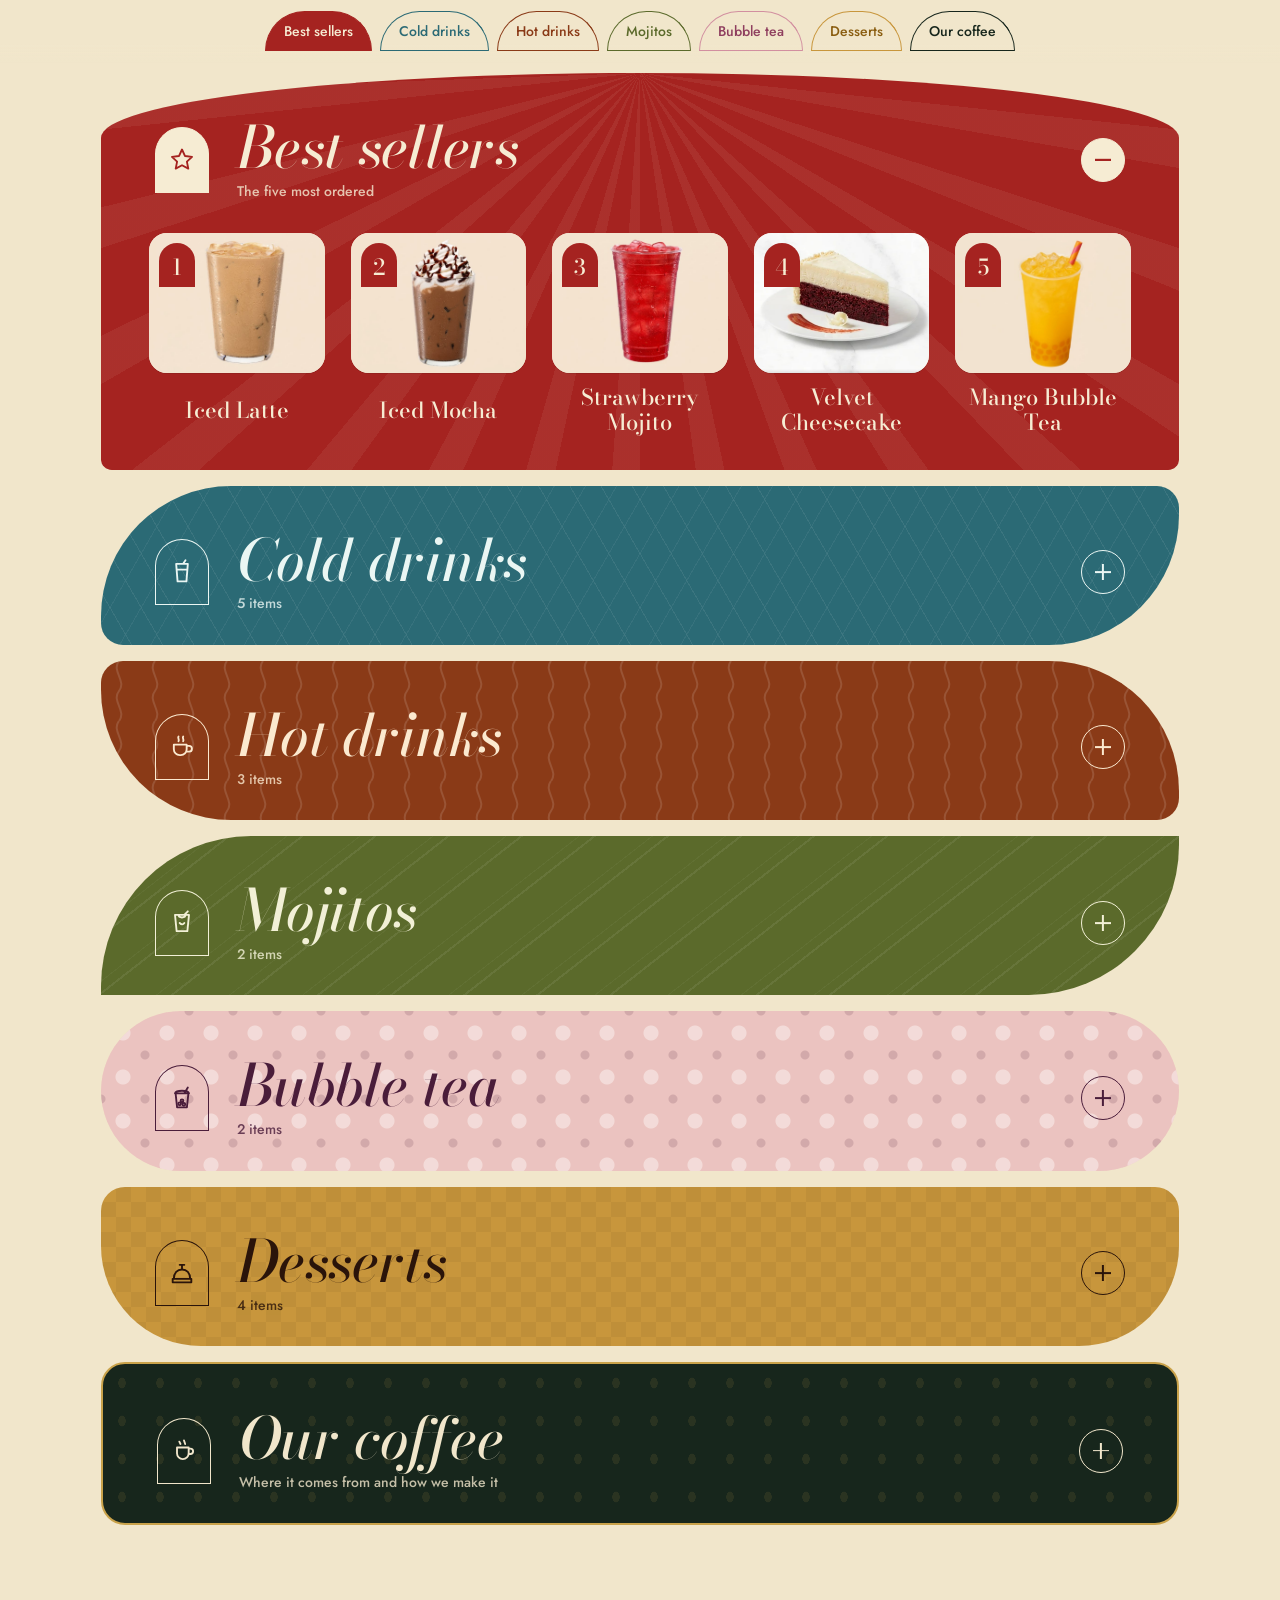
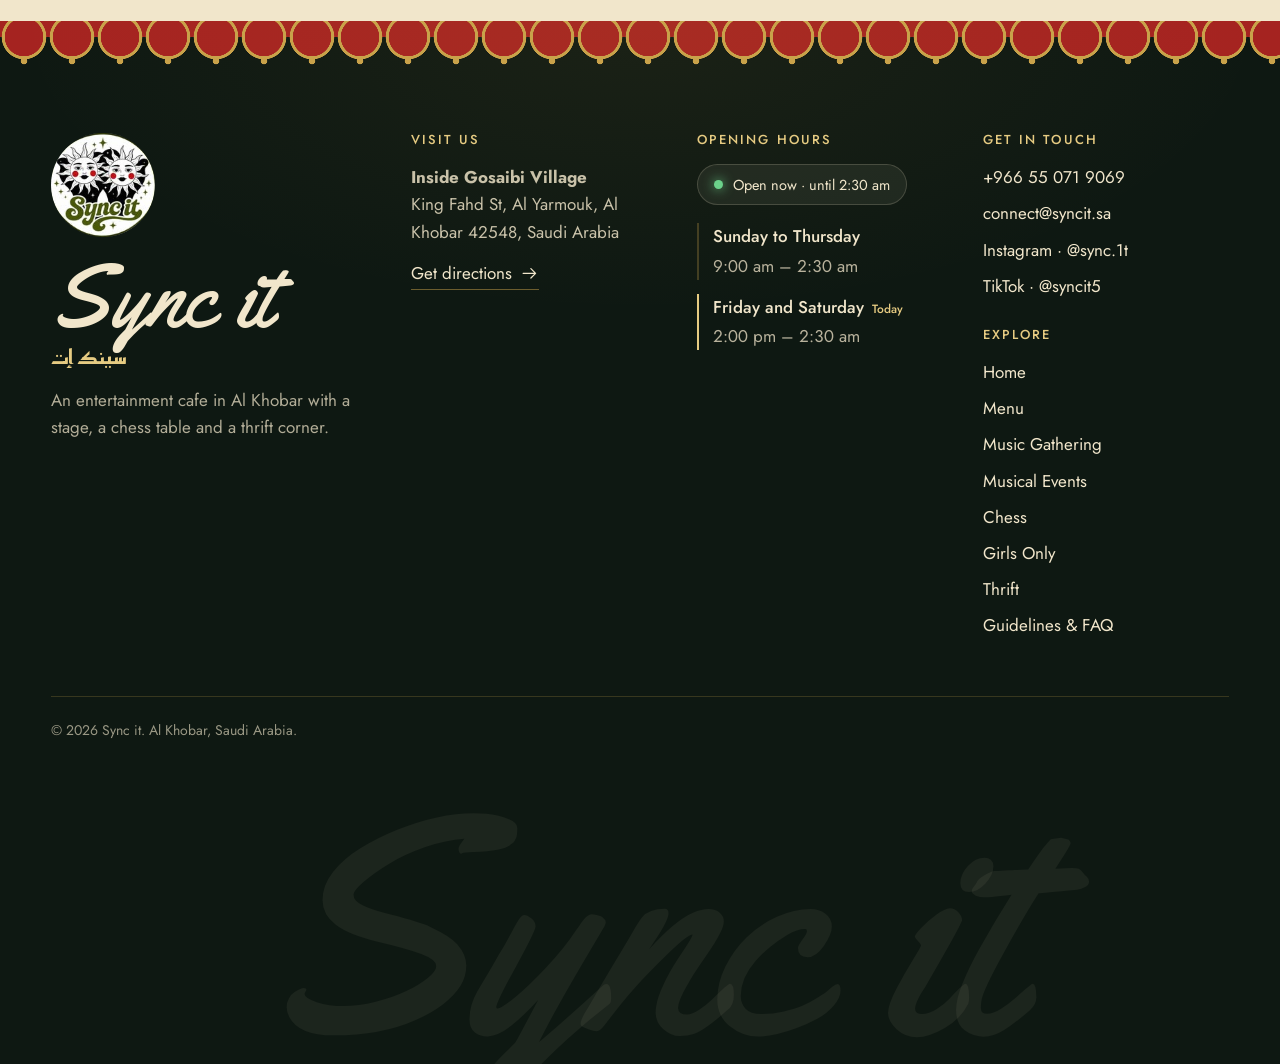
<file: menu.html>
<!DOCTYPE html>
<html lang="en" dir="ltr">
<head>
<meta charset="utf-8">
<meta name="viewport" content="width=device-width, initial-scale=1">
<title>Menu · Sync it Entertainment Cafe</title>
<link rel="icon" type="image/png" sizes="32x32" href="assets/favicon-32.png">
<link rel="icon" type="image/png" sizes="512x512" href="assets/favicon-512.png">
<link rel="apple-touch-icon" href="assets/favicon-180.png">
<script>document.documentElement.classList.add('js');</script>
<link rel="preconnect" href="https://fonts.googleapis.com">
<link rel="preconnect" href="https://fonts.gstatic.com" crossorigin>
<link href="https://fonts.googleapis.com/css2?family=Bodoni+Moda:ital,opsz,wght@0,6..96,400..800;1,6..96,400..800&family=Jost:wght@300..600&family=Reem+Kufi:wght@400..700&family=Tajawal:wght@300;400;500;700&family=Yellowtail&display=swap" rel="stylesheet">
<link rel="stylesheet" href="css/site.css">
<link rel="stylesheet" href="css/menu.css">
<script>try{var m=sessionStorage.getItem('syncit:mode')||localStorage.getItem('syncit:mode');if(m==='girls'){document.documentElement.setAttribute('data-mode','girls');var l=document.createElement('link');l.rel='stylesheet';l.href="https://fonts.googleapis.com/css2?family=Fraunces:ital,opsz,wght@0,9..144,400..700;1,9..144,400..700&family=Quicksand:wght@400..700&family=Pacifico&family=Baloo+Bhaijaan+2:wght@400..800&family=Tajawal:wght@400;500;700&display=swap";document.head.appendChild(l);}}catch(e){}</script>
<link rel="stylesheet" href="css/girls-mode.css">
</head>
<body class="menu">
<div id="site-header"></div>

<!-- Hero: muted background video, then the coffee pours in and the milk rises behind it -->
<section class="mhero" id="mhero" aria-label="Menu">
  <div class="mhero__sticky">
    <video class="mhero__vid" id="mvid" src="assets/menu/hero.mp4" poster="assets/menu/hero-poster.jpg" autoplay muted loop playsinline preload="auto" aria-hidden="true"></video>
    <div class="mhero__shade"></div>
    <div class="mhero__copy" id="mcopy">
      <h1 data-i18n="m_title">The Menu</h1>
      <p data-i18n="m_sub">Cold, hot, fresh and sweet. Open a section, then tap an item to see what is in it.</p>
      <a class="mbtn" href="#chips" data-i18n="m_cta">Explore the menu</a>
    </div>
    <svg class="mhero__flow" id="mflow" viewBox="0 0 1000 1000" preserveAspectRatio="none" aria-hidden="true">
      <defs>
        <linearGradient id="mgCoffee" gradientUnits="userSpaceOnUse" x1="0" y1="0" x2="0" y2="1000"><stop offset="0" stop-color="#4a2514"/><stop offset=".5" stop-color="#2b150c"/><stop offset="1" stop-color="#170a05"/></linearGradient>
        <linearGradient id="mgCrema" gradientUnits="userSpaceOnUse" x1="0" y1="0" x2="1000" y2="0"><stop offset="0" stop-color="#b8763a"/><stop offset=".5" stop-color="#d9a265"/><stop offset="1" stop-color="#b8763a"/></linearGradient>
      </defs>
      <path id="fCoffee" fill="url(#mgCoffee)"/>
      <path id="fSw1" fill="none" stroke="#c48646" stroke-width="3" stroke-linecap="round" opacity=".28"/>
      <path id="fSw2" fill="none" stroke="#e6cb82" stroke-width="2" stroke-linecap="round" opacity=".2"/>
      <path id="fSw3" fill="none" stroke="#c48646" stroke-width="4" stroke-linecap="round" opacity=".22"/>
      <path id="fCrema" fill="none" stroke="url(#mgCrema)" stroke-width="16" stroke-linecap="round" stroke-linejoin="round"/>
      <path id="fStream" fill="none" stroke="#3a1b0e" stroke-width="22" stroke-linecap="round"/>
      <path id="fStreamHi" fill="none" stroke="#c48646" stroke-width="4" stroke-linecap="round" opacity=".7"/>
      <path id="fMilk" fill="#f1e6cb"/>
      <path id="fMilkEdge" fill="none" stroke="#e6cb82" stroke-width="5" stroke-linecap="round" stroke-linejoin="round" opacity=".9"/>
    </svg>
    <div class="mhero__mid" id="mmid" aria-hidden="true" data-i18n="m_mid">What are you having?</div>
    <div class="mhero__hint" id="mhint" aria-hidden="true"><span data-i18n="m_scroll">Scroll</span><i></i></div>
  </div>
</section>

<main class="mwrap" id="menu">
  <header class="mintro">
    <h2 data-i18n="m_intro_h">Pick a section</h2>
    <p data-i18n="m_intro_p">One section opens at a time. The best sellers are the five most ordered.</p>
  </header>
  <nav class="chips" id="chips" data-i18n-attr="aria-label:m_chips"></nav>
  <div class="msecs" id="msecs"></div>
</main>

<dialog class="idlg" id="idlg" aria-labelledby="idName">
  <div class="idlg__box">
    <button class="idlg__x" id="idX" type="button" data-i18n-attr="aria-label:d_close">✕</button>
    <div class="idlg__ph" id="idPh"><img id="idImg" alt=""></div>
    <div class="idlg__txt">
      <span class="idlg__cat" id="idCat"></span>
      <h3 id="idName"></h3>
      <p id="idDesc"></p>
      <div class="idlg__nav">
        <button type="button" id="idPrev" data-i18n-attr="aria-label:d_prev"><span aria-hidden="true">←</span></button>
        <span id="idCount"></span>
        <button type="button" id="idNext" data-i18n-attr="aria-label:d_next"><span aria-hidden="true">→</span></button>
      </div>
    </div>
  </div>
</dialog>

<div id="site-footer"></div>
<script src="js/site.js"></script>
<script src="js/menu.js"></script>
</body>
</html>
</file>
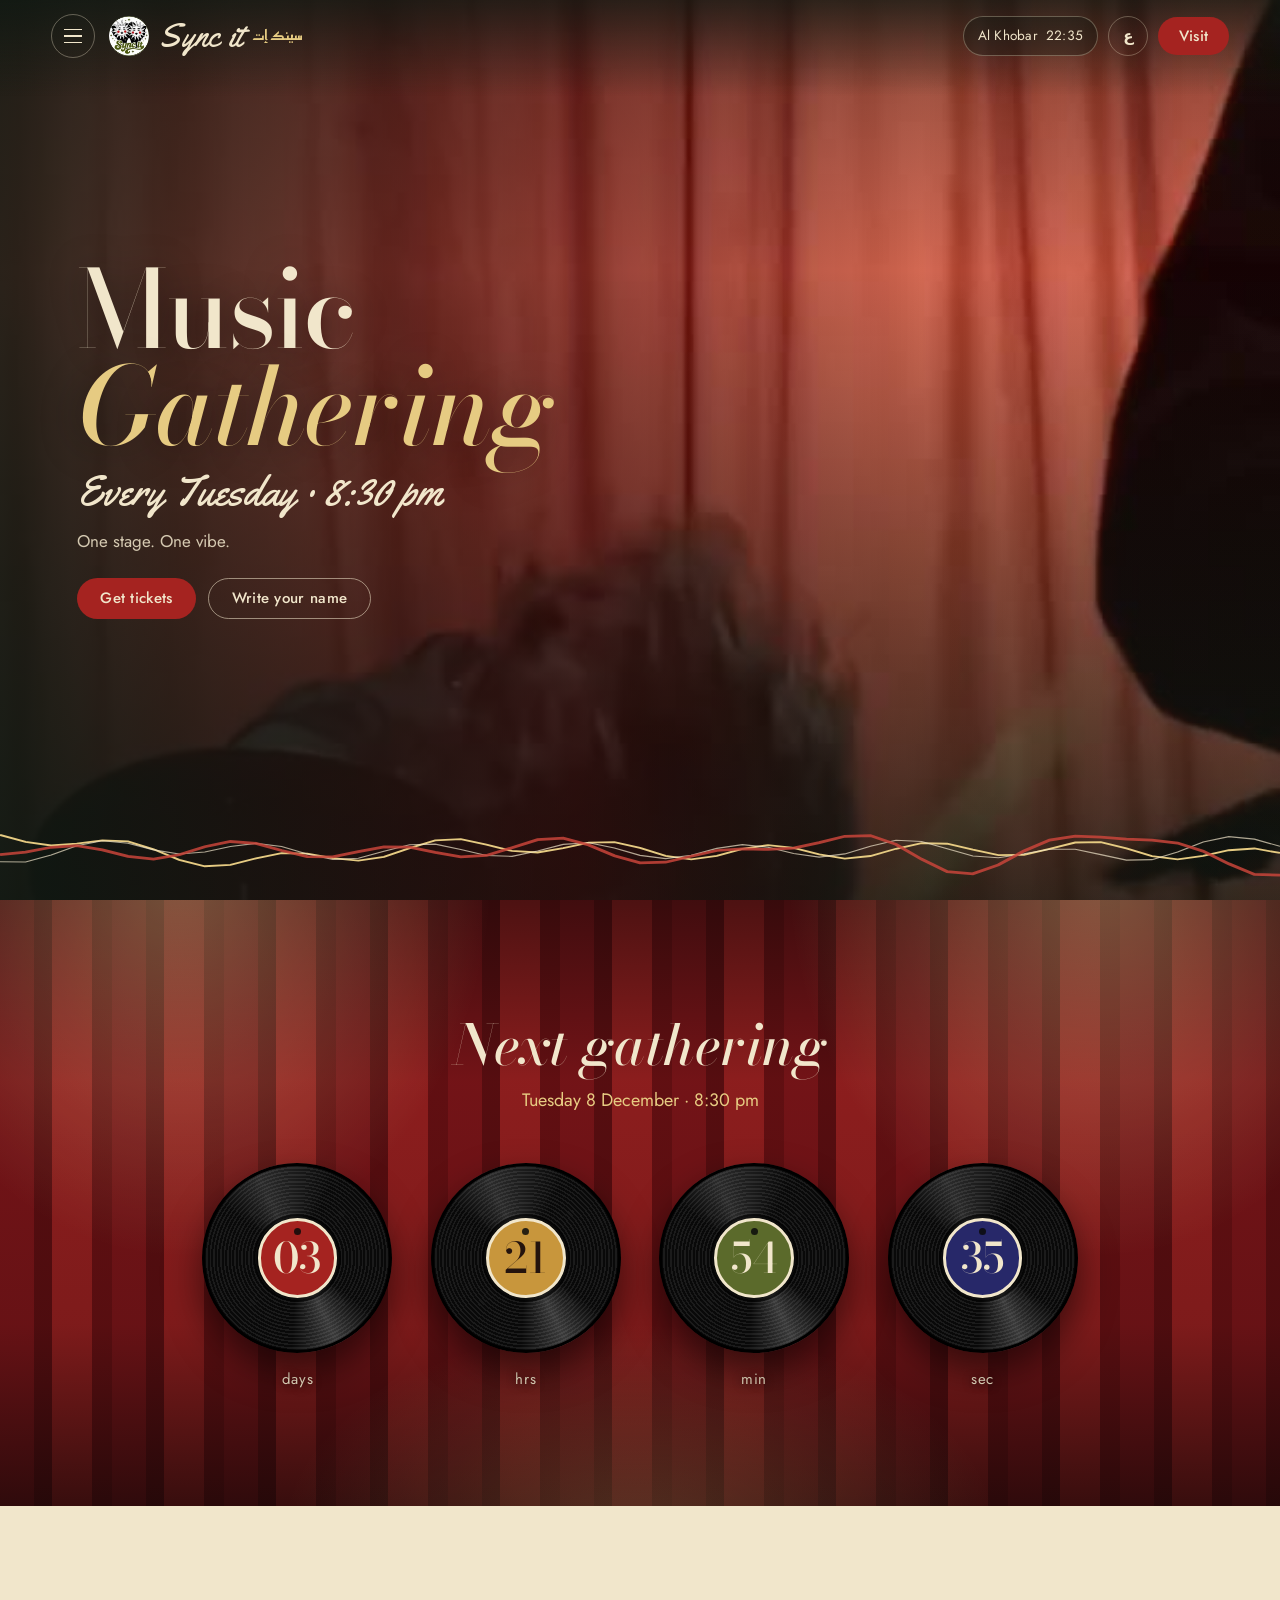
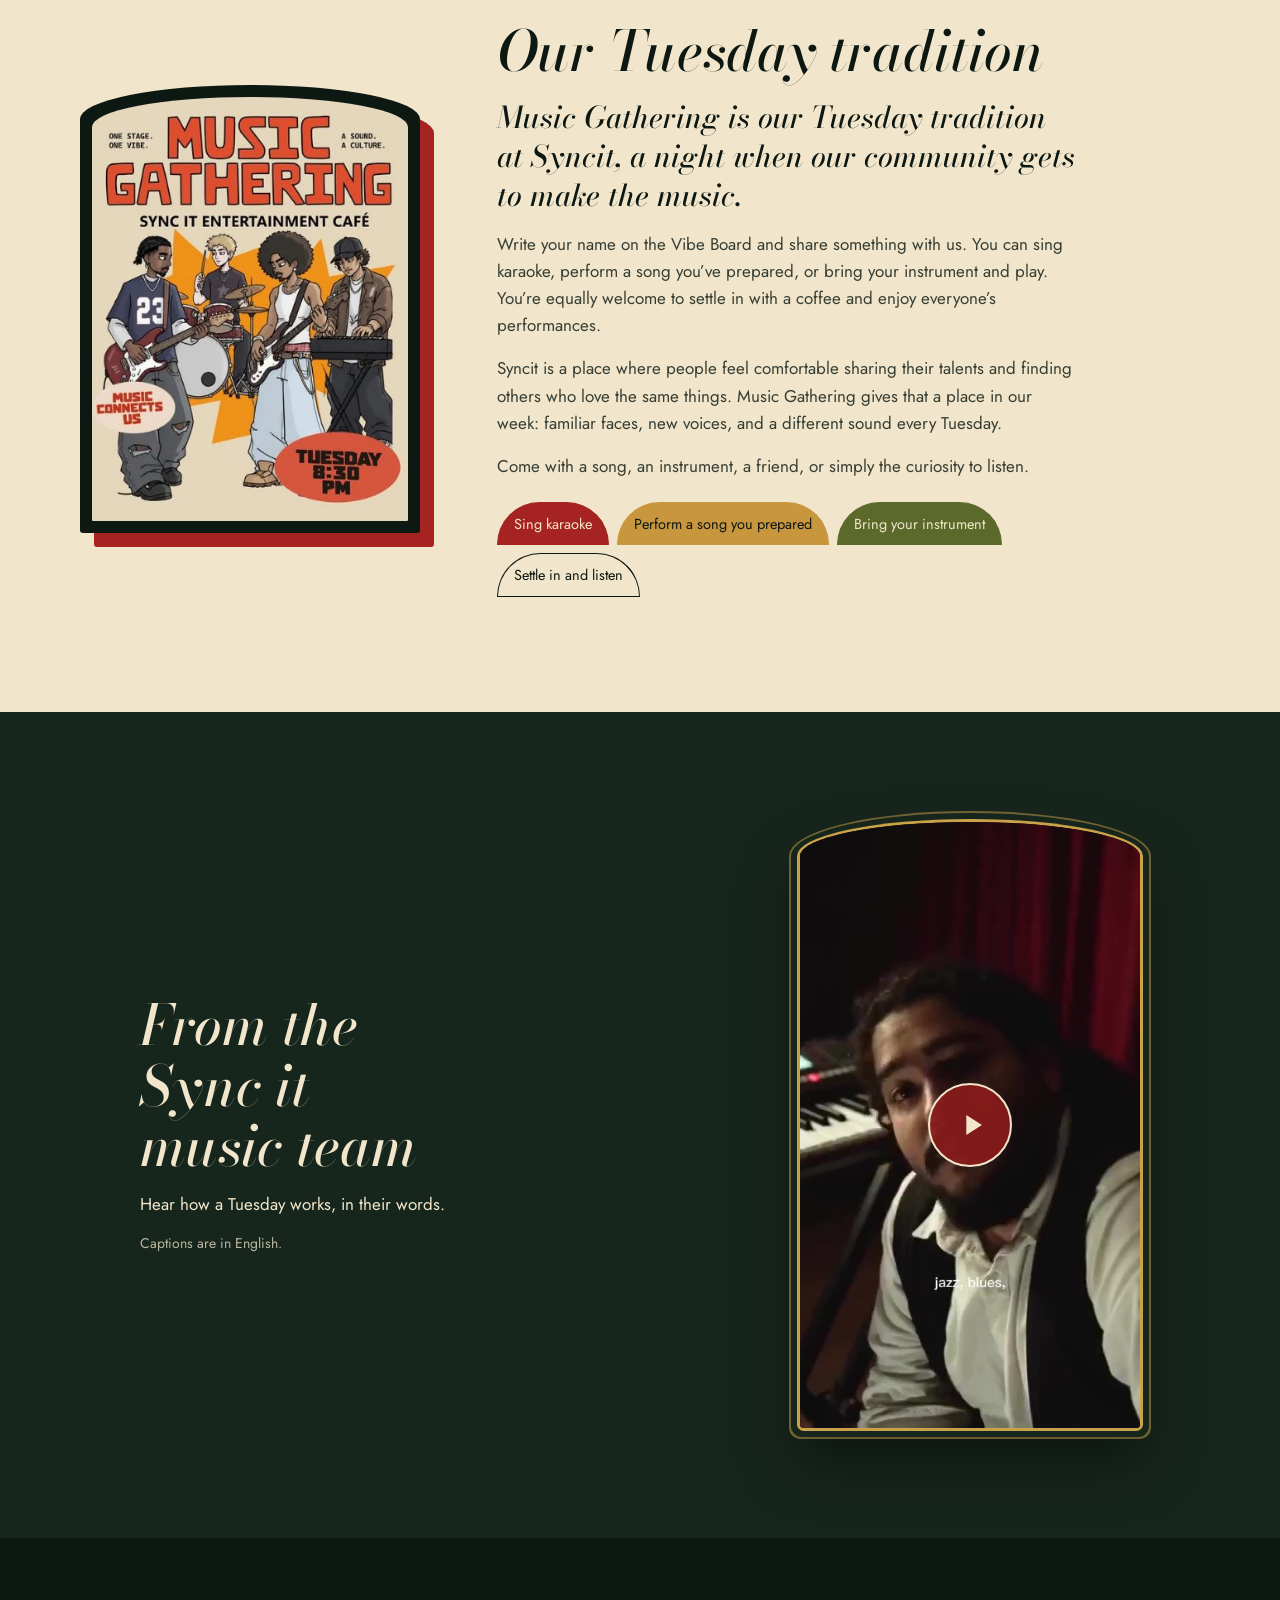
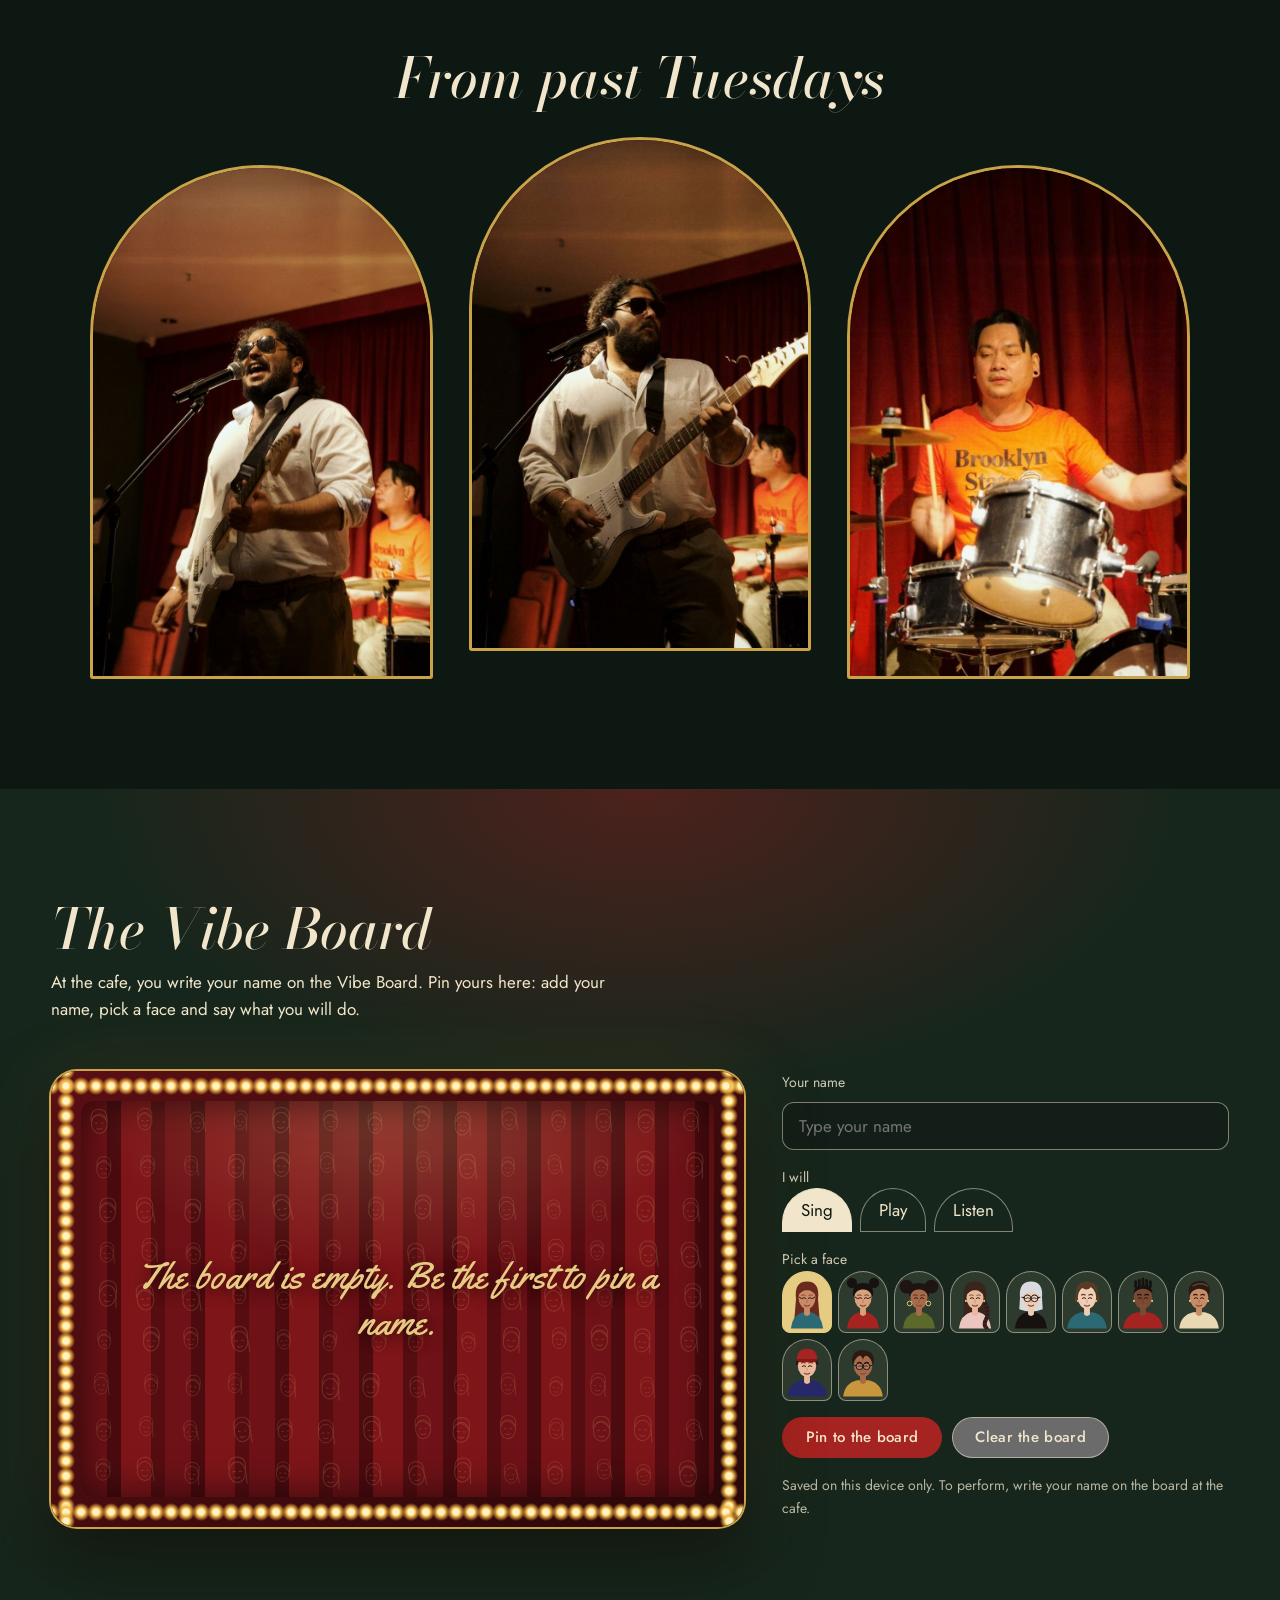
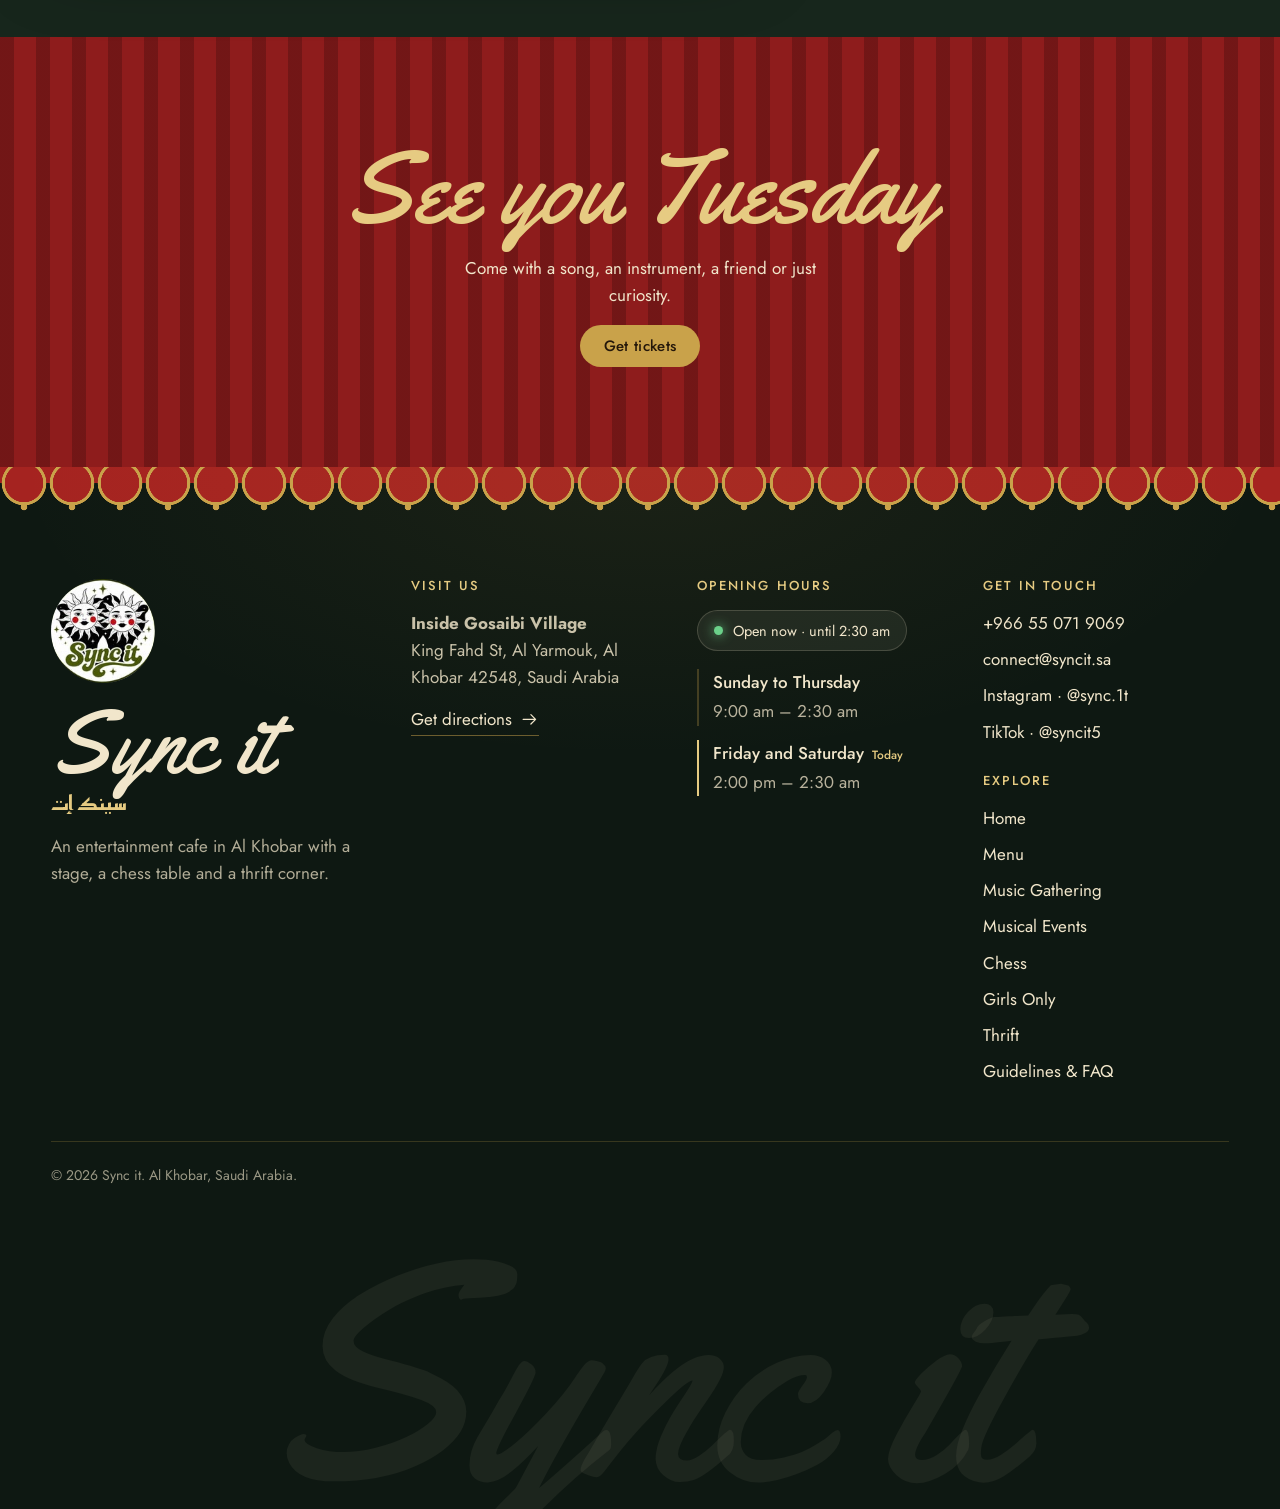
<file: music-gathering.html>
<!DOCTYPE html>
<html lang="en" dir="ltr">
<head>
<meta charset="utf-8">
<meta name="viewport" content="width=device-width, initial-scale=1">
<title>Music Gathering · Sync it Entertainment Cafe</title>
<link rel="icon" type="image/png" sizes="32x32" href="assets/favicon-32.png">
<link rel="icon" type="image/png" sizes="512x512" href="assets/favicon-512.png">
<link rel="apple-touch-icon" href="assets/favicon-180.png">
<script>document.documentElement.classList.add('js');try{if(sessionStorage.getItem('syncit:tr'))document.documentElement.classList.add('tr-cover')}catch(e){}</script>
<link rel="preconnect" href="https://fonts.googleapis.com">
<link rel="preconnect" href="https://fonts.gstatic.com" crossorigin>
<link href="https://fonts.googleapis.com/css2?family=Bodoni+Moda:ital,opsz,wght@0,6..96,400..800;1,6..96,400..800&family=Jost:wght@300..600&family=Reem+Kufi:wght@400..700&family=Tajawal:wght@300;400;500;700&family=Yellowtail&display=swap" rel="stylesheet">
<link rel="stylesheet" href="css/site.css">
<link rel="stylesheet" href="css/music.css">
<script>try{var m=sessionStorage.getItem('syncit:mode')||localStorage.getItem('syncit:mode');if(m==='girls'){document.documentElement.setAttribute('data-mode','girls');var l=document.createElement('link');l.rel='stylesheet';l.href="https://fonts.googleapis.com/css2?family=Fraunces:ital,opsz,wght@0,9..144,400..700;1,9..144,400..700&family=Quicksand:wght@400..700&family=Pacifico&family=Baloo+Bhaijaan+2:wght@400..800&family=Tajawal:wght@400;500;700&display=swap";document.head.appendChild(l);}}catch(e){}</script>
<link rel="stylesheet" href="css/girls-mode.css">
</head>
<body class="music">
<div id="site-header"></div>

<section class="mg-hero" id="top" aria-label="Music Gathering">
  <video class="mg-hero__vid" id="mgVid" src="assets/music/hero.mp4" poster="assets/music/hero-poster.jpg" autoplay muted loop playsinline preload="auto" aria-hidden="true"></video>
  <div class="mg-hero__shade"></div>
  <div class="mg-hero__copy">
    <h1><span data-i18n="mg_h1a">Music</span> <span data-i18n="mg_h1b">Gathering</span></h1>
    <p class="mg-hero__when" data-i18n="mg_when">Every Tuesday · 8:30 pm</p>
    <p class="mg-hero__tag" data-i18n="mg_tag">One stage. One vibe.</p>
    <div class="mg-hero__cta">
      <a class="btn btn--red" href="https://9lxbkc.zid.store/products/" target="_blank" rel="noopener"><span data-i18n="mg_tix">Get tickets</span></a>
      <a class="btn btn--ghost" href="#board"><span data-i18n="mg_name">Write your name</span></a>
    </div>
  </div>
  <svg class="mg-hero__wave" id="mgWave" viewBox="0 0 1000 120" preserveAspectRatio="none" aria-hidden="true">
    <path fill="none" stroke="#e6cb82" stroke-width="2"/><path fill="none" stroke="#f1e6cb" stroke-width="1.2" opacity=".7"/><path fill="none" stroke="#c8453a" stroke-width="3" opacity=".85"/>
  </svg>
</section>

<section class="mg-cd" id="countdown" aria-labelledby="cdH">
  <div class="mg-cd__lights" aria-hidden="true"></div>
  <div class="mg-cd__in">
    <h2 id="cdH" data-i18n="mg_next">Next gathering</h2>
    <p class="mg-cd__when" id="cdWhen"></p>
    <div class="mg-cd__row" id="cdRow"></div>
    <p class="mg-cd__live" id="cdLive" hidden data-i18n="mg_live">On stage now</p>
  </div>
</section>

<section class="mg-about" id="about">
  <div class="mg-about__in">
    <figure class="mg-poster"><img src="assets/music/poster.jpg" alt="" loading="lazy"></figure>
    <div class="mg-about__txt">
      <h2 data-i18n="mg_ab_h">Our Tuesday tradition</h2>
      <p class="mg-lead" data-i18n="mg_p1"></p>
      <p data-i18n="mg_p2"></p>
      <p data-i18n="mg_p3"></p>
      <p data-i18n="mg_p4"></p>
      <ul class="mg-ways">
        <li data-i18n="mg_w1">Sing karaoke</li><li data-i18n="mg_w2">Perform a song you prepared</li><li data-i18n="mg_w3">Bring your instrument</li><li data-i18n="mg_w4">Settle in and listen</li>
      </ul>
    </div>
  </div>
</section>

<section class="mg-video" id="video">
  <div class="mg-video__in">
    <div class="mg-video__txt">
      <h2 data-i18n="mg_v_h">From the Sync music team</h2>
      <p data-i18n="mg_v_p">Hear how a Tuesday works, in their words.</p>
      <p class="mg-note" data-i18n="mg_v_n">Captions are in English.</p>
    </div>
    <div class="mg-vid" id="mgVidBox">
      <video id="mgTeam" src="assets/music/team.mp4" poster="assets/music/team-poster.jpg" playsinline preload="metadata"></video>
      <button class="mg-vid__play" id="mgPlay" type="button" data-i18n-attr="aria-label:mg_play"><svg viewBox="0 0 24 24" aria-hidden="true"><path d="M8 5v14l11-7z"/></svg></button>
    </div>
  </div>
</section>

<section class="mg-photos" id="photos">
  <h2 data-i18n="mg_ph_h">From past Tuesdays</h2>
  <div class="mg-photos__row">
    <button class="mg-ph" type="button" data-src="assets/music/photo1.jpg"><img src="assets/music/photo1.jpg" alt="" loading="lazy"></button>
    <button class="mg-ph" type="button" data-src="assets/music/photo2.jpg"><img src="assets/music/photo2.jpg" alt="" loading="lazy"></button>
    <button class="mg-ph" type="button" data-src="assets/music/photo3.jpg"><img src="assets/music/photo3.jpg" alt="" loading="lazy"></button>
  </div>
</section>

<section class="mg-board" id="board">
  <div class="mg-board__in">
    <div class="mg-board__head">
      <h2 data-i18n="mg_b_h">The Vibe Board</h2>
      <p data-i18n="mg_b_p">At the cafe, you write your name on the board. Try the virtual one here: add your name, pick a face and say what you will do.</p>
    </div>
    <div class="mg-board__grid">
      <div class="mg-vb">
        <div class="mg-vb__frame"><div class="mg-vb__board" id="vb"><svg class="mg-vb__doodle" id="vbDoodle" aria-hidden="true"></svg><p class="mg-vb__empty" id="vbEmpty" data-i18n="mg_b_empty">The board is empty. Be the first to pin a name.</p></div></div>
        <form class="mg-form" id="vbForm" autocomplete="off">
          <label class="mg-f"><span data-i18n="mg_f_name">Your name</span><input id="vbName" maxlength="16" required data-i18n-attr="placeholder:mg_f_ph"></label>
          <fieldset class="mg-f"><legend data-i18n="mg_f_do">I will</legend>
            <div class="mg-opts" id="vbDo"></div></fieldset>
          <fieldset class="mg-f"><legend data-i18n="mg_f_face">Pick a face</legend>
            <div class="mg-opts mg-faces" id="vbFaces"></div></fieldset>
          <div class="mg-form__row"><button class="btn btn--red" type="submit"><span data-i18n="mg_f_pin">Pin to the board</span></button><button class="btn btn--ghost" type="button" id="vbClear"><span data-i18n="mg_f_clear">Clear the board</span></button></div>
          <p class="mg-note" data-i18n="mg_f_note">Saved on this device only. To perform, write your name on the board at the cafe.</p>
        </form>
      </div>
    </div>
  </div>
</section>

<section class="mg-tix">
  <div class="mg-tix__in">
    <p class="mg-tix__script" data-i18n="mg_t_s">See you Tuesday</p>
    <p class="mg-tix__p" data-i18n="mg_t_p">Come with a song, an instrument, a friend or just curiosity.</p>
    <a class="btn btn--gold" href="https://9lxbkc.zid.store/products/" target="_blank" rel="noopener"><span data-i18n="mg_tix">Get tickets</span></a>
  </div>
</section>

<dialog class="mg-lb" id="mgLb"><button class="mg-lb__x" id="mgLbX" type="button" data-i18n-attr="aria-label:d_close">✕</button><img id="mgLbImg" alt=""></dialog>

<div id="site-footer"></div>
<script src="js/site.js"></script>
<script src="js/music.js"></script>
</body>
</html>
</file>
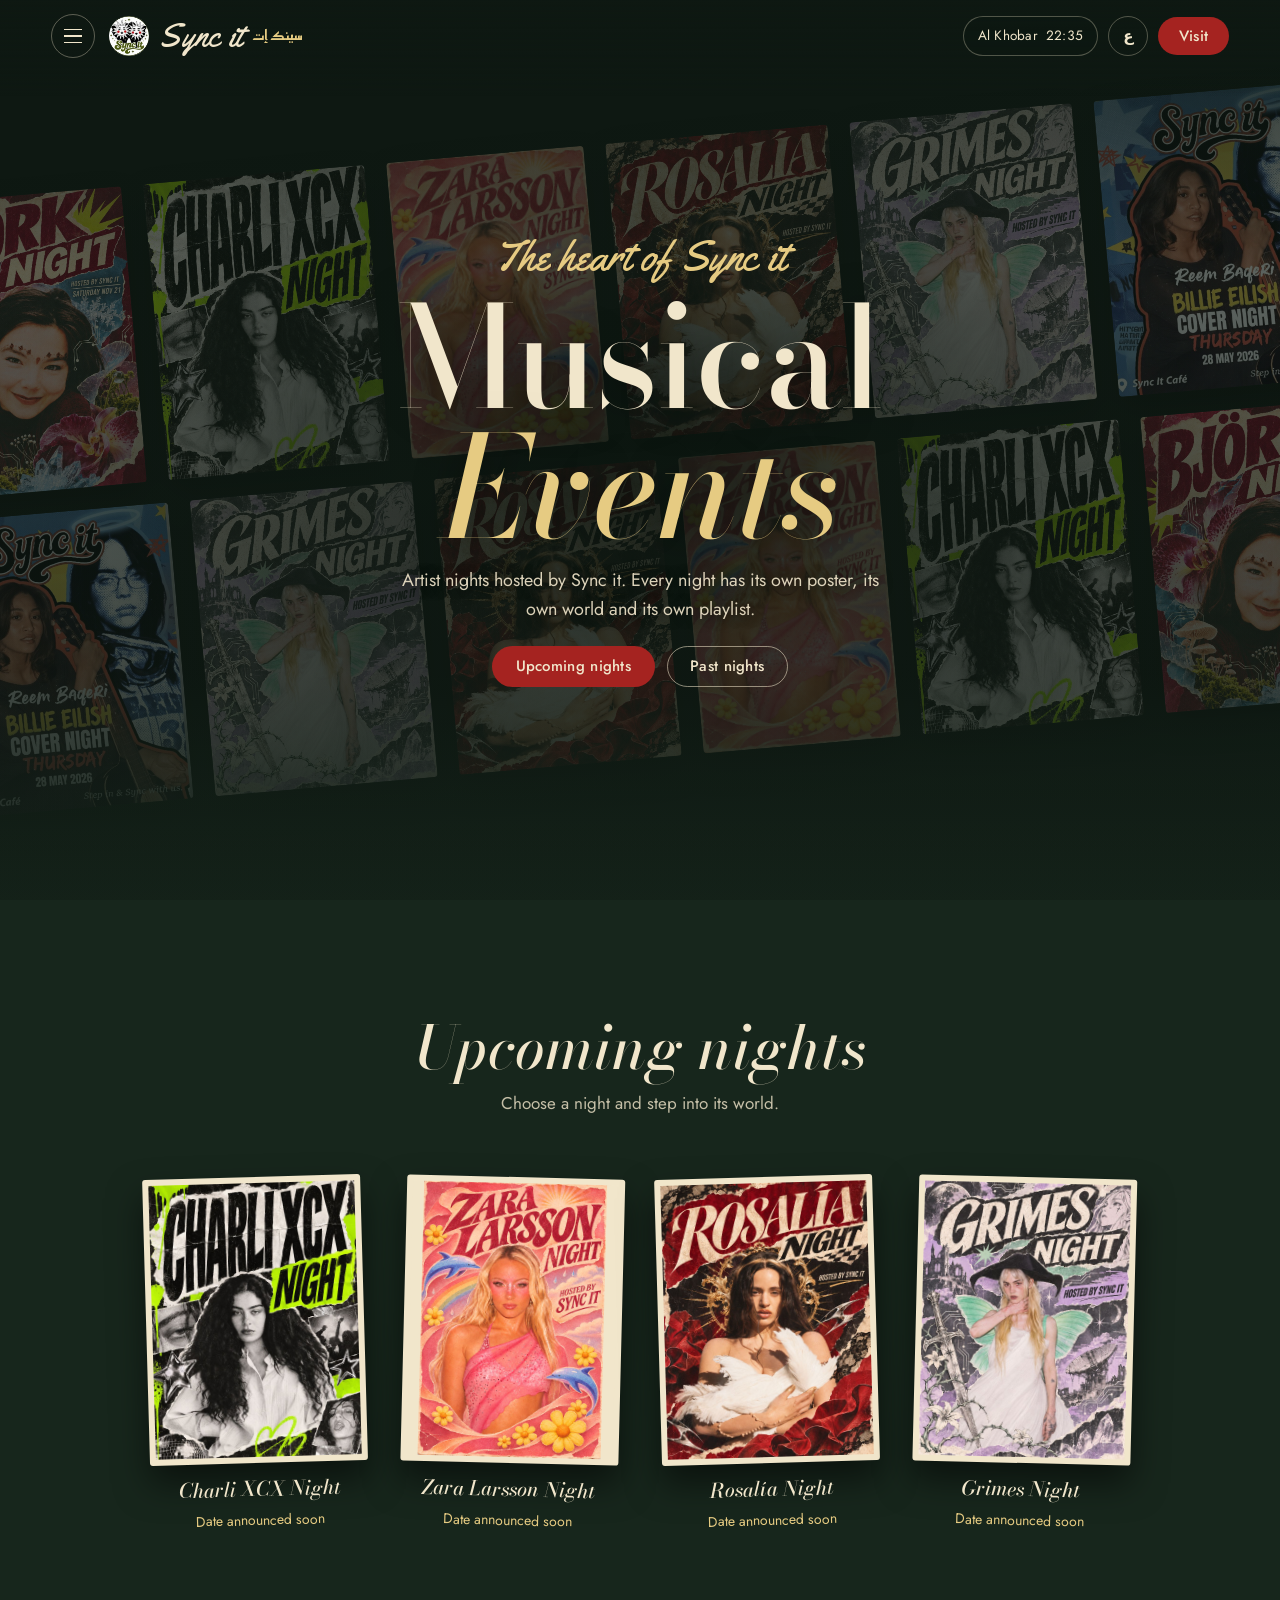
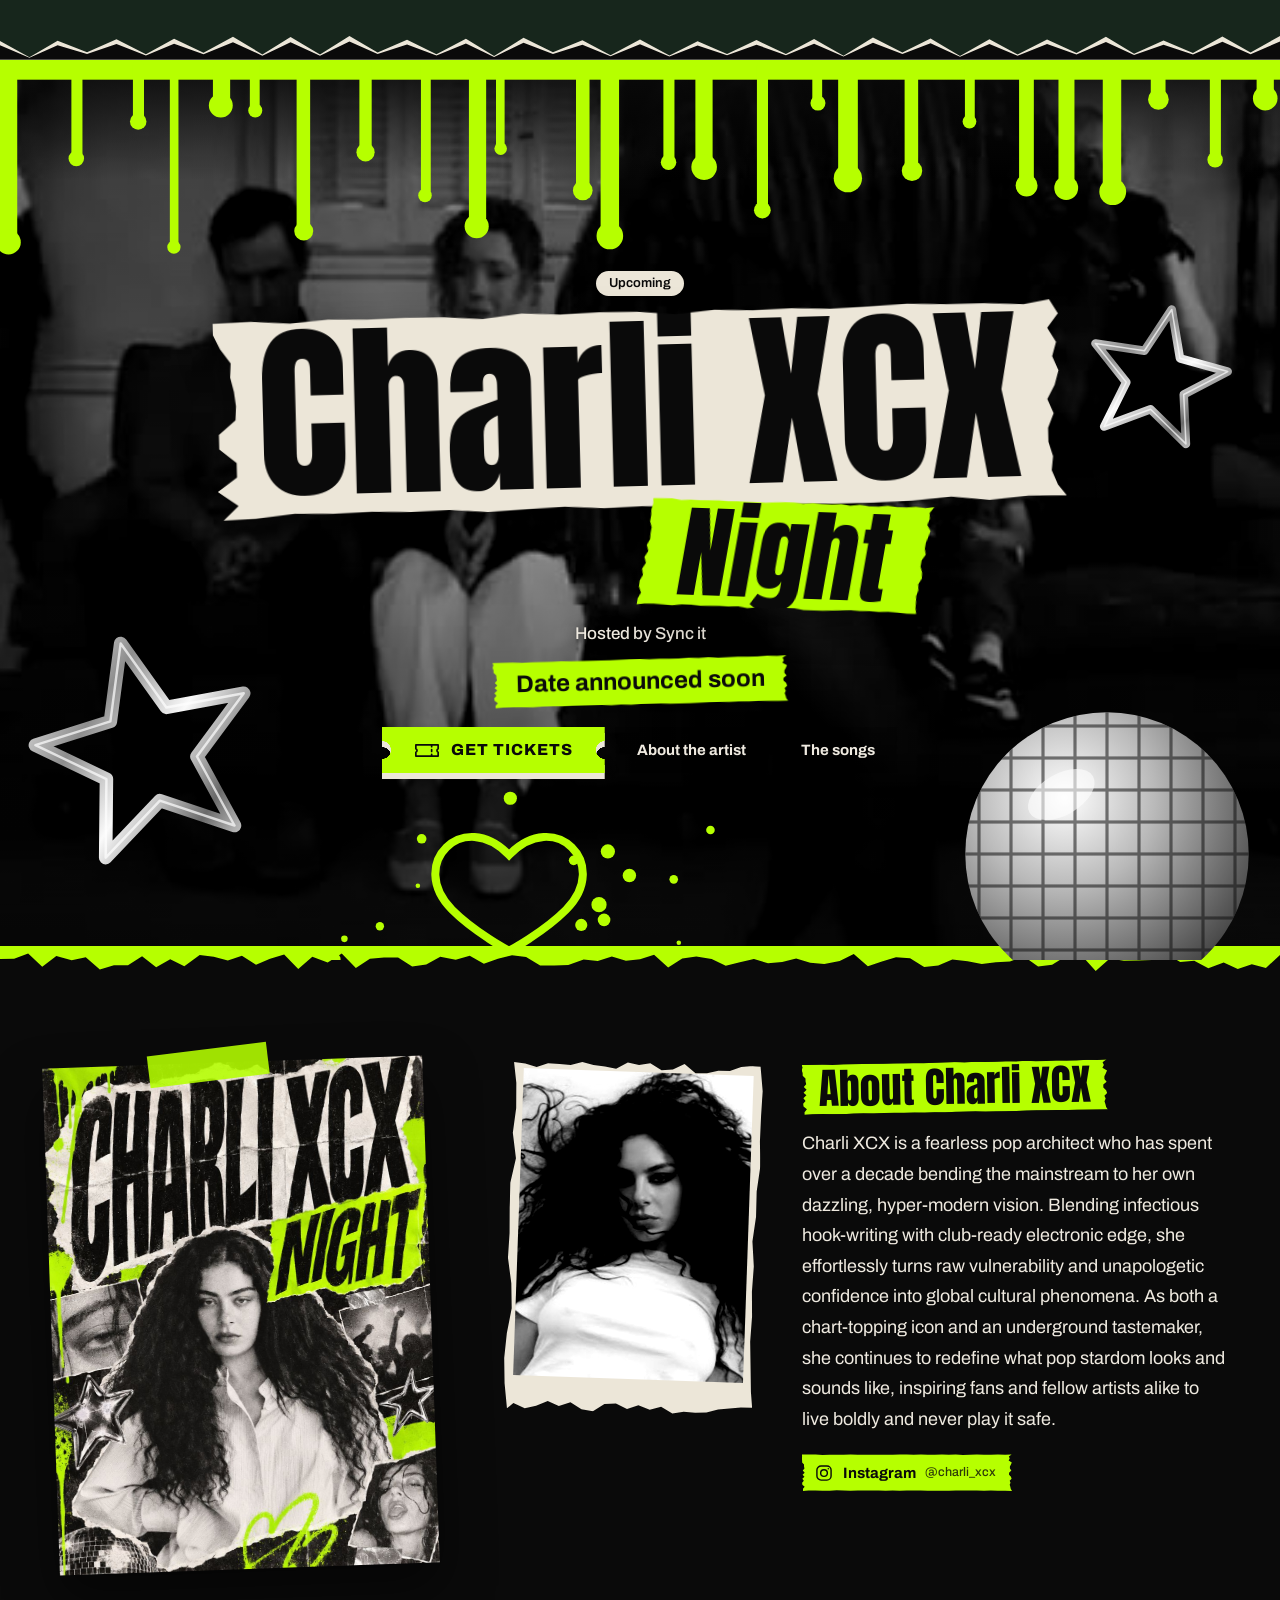
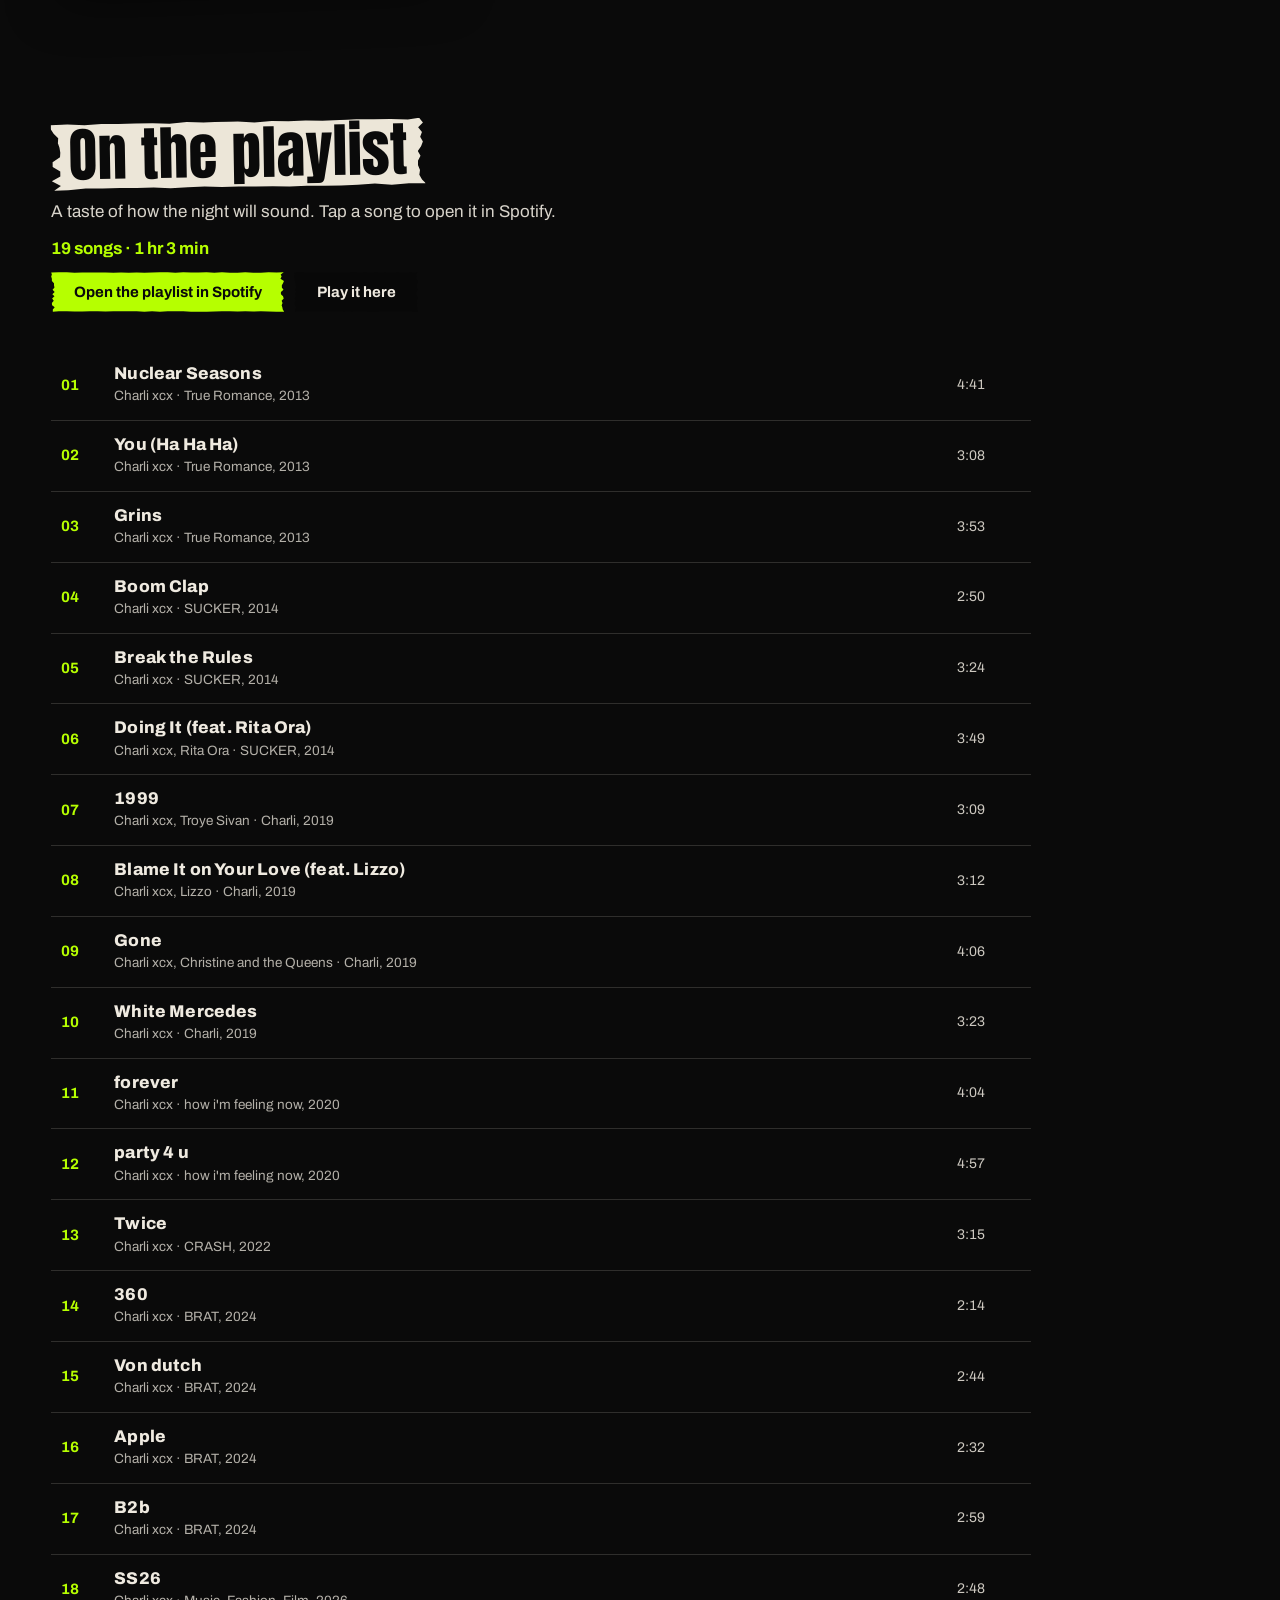
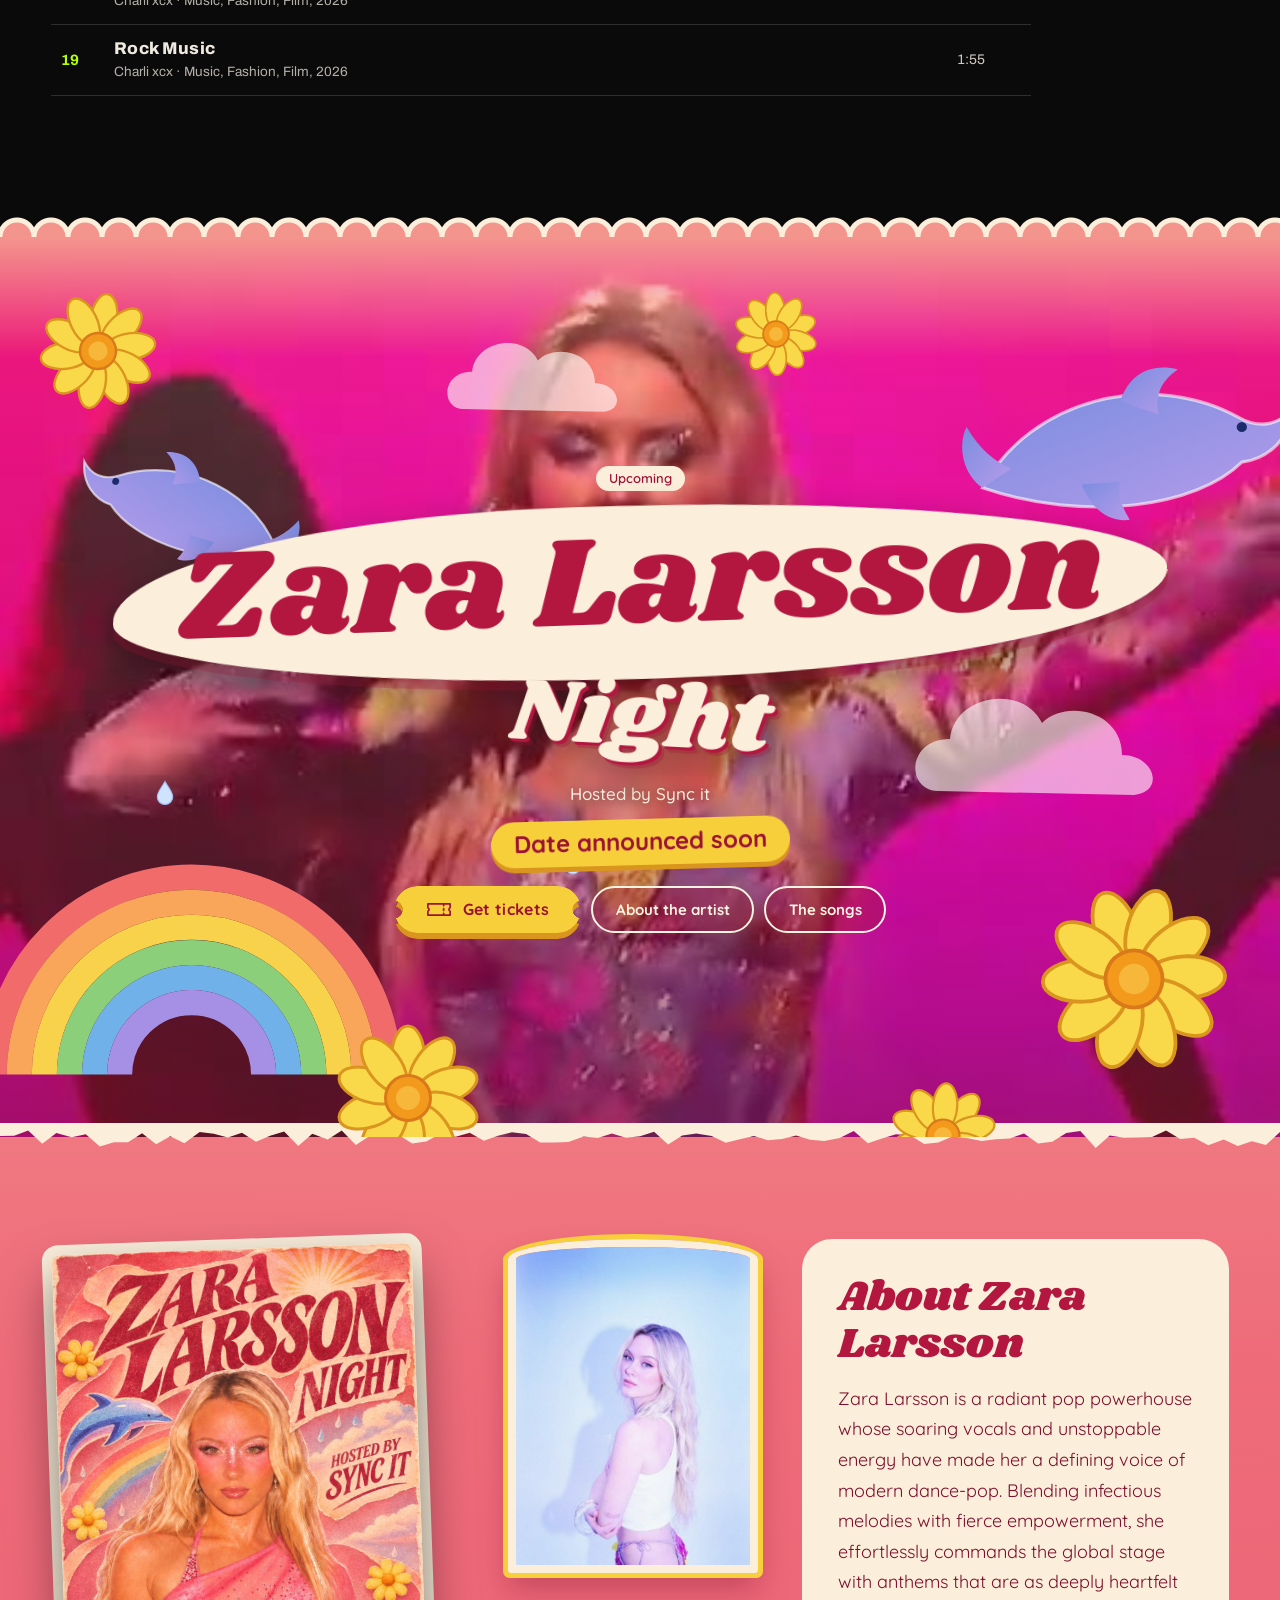
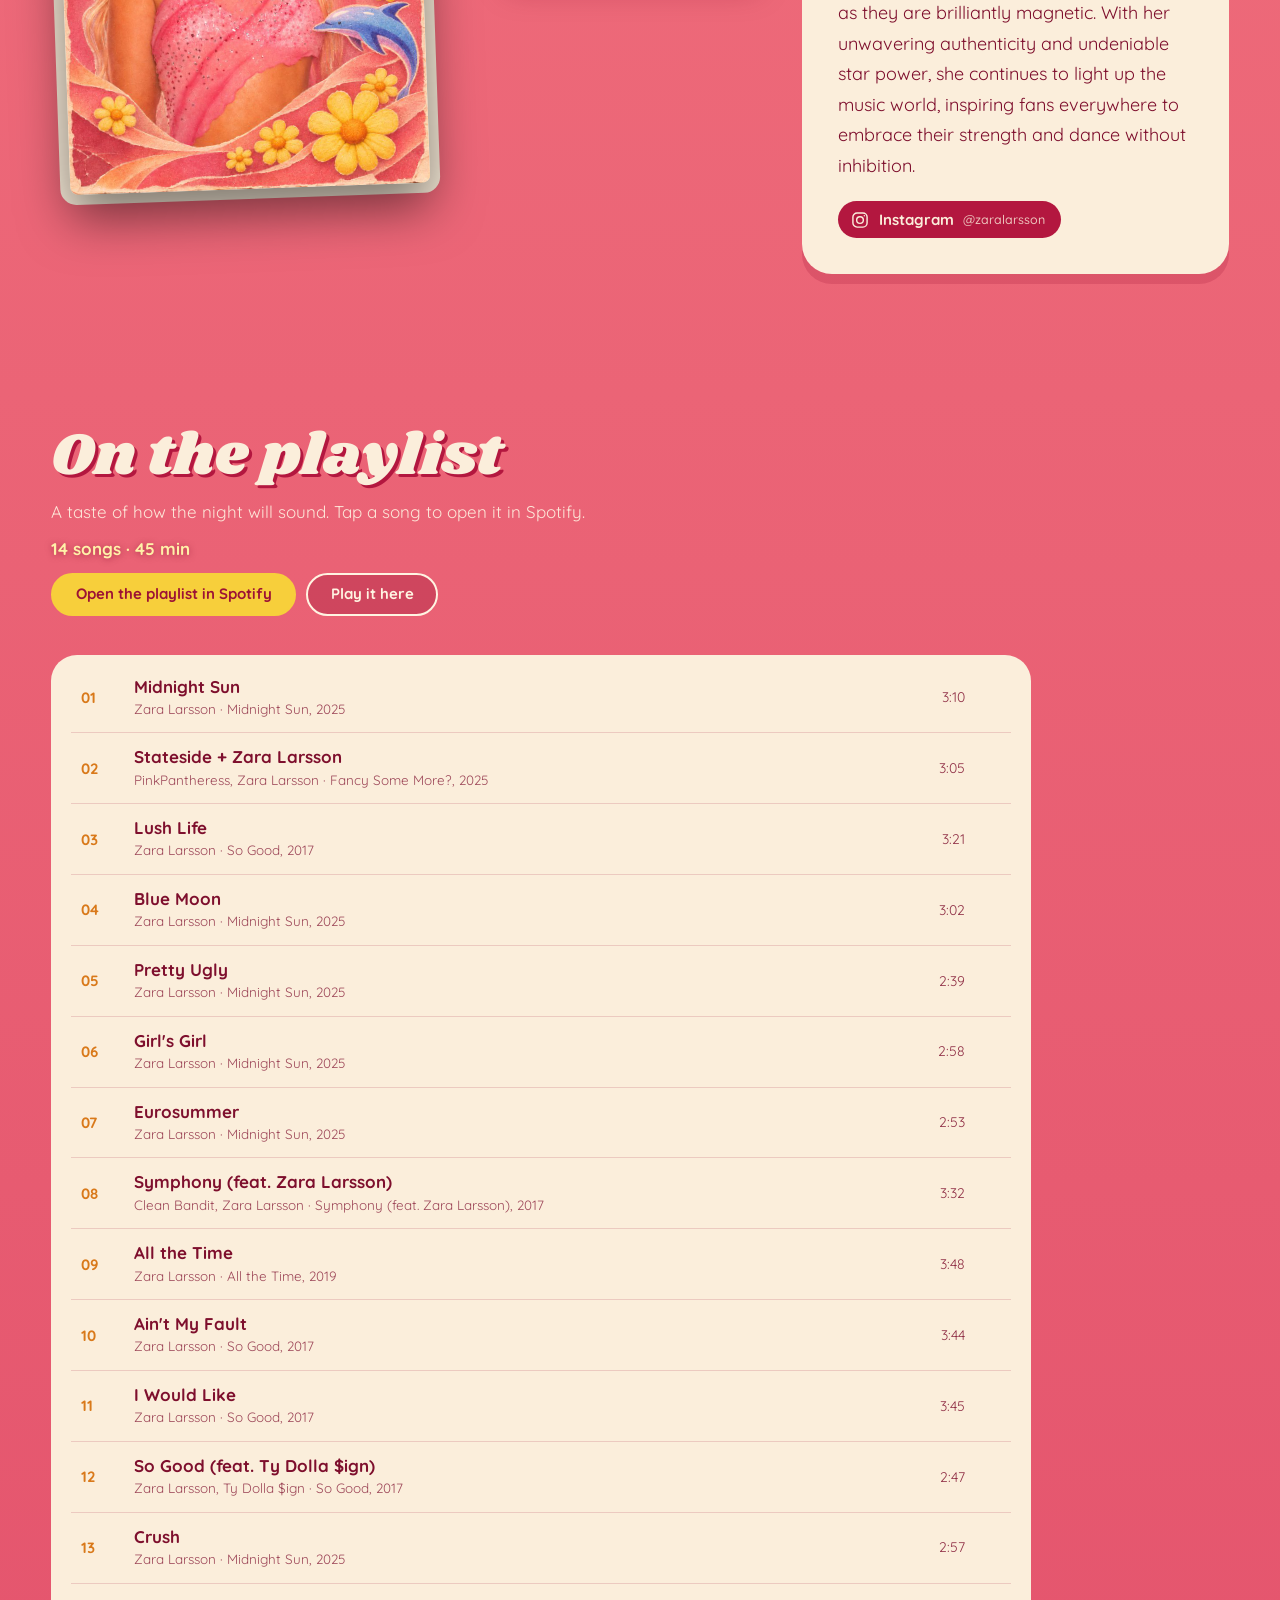
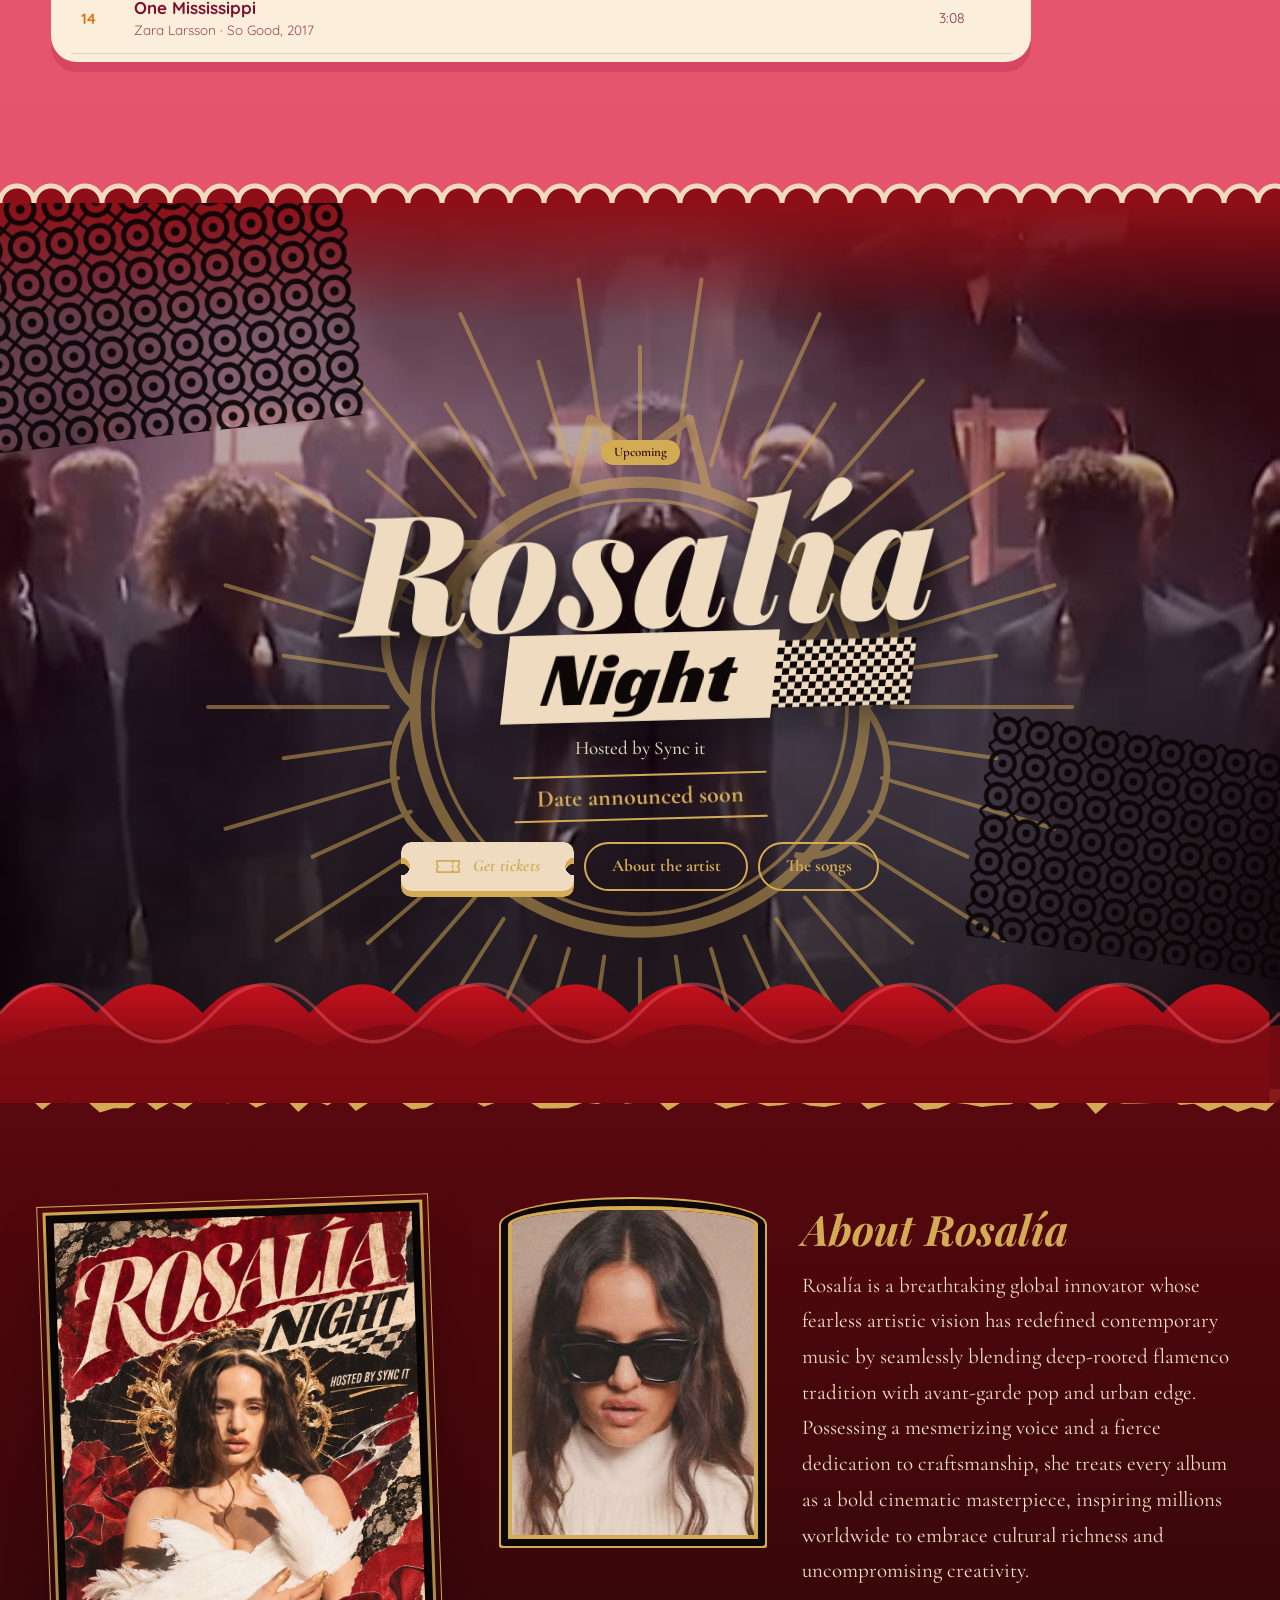
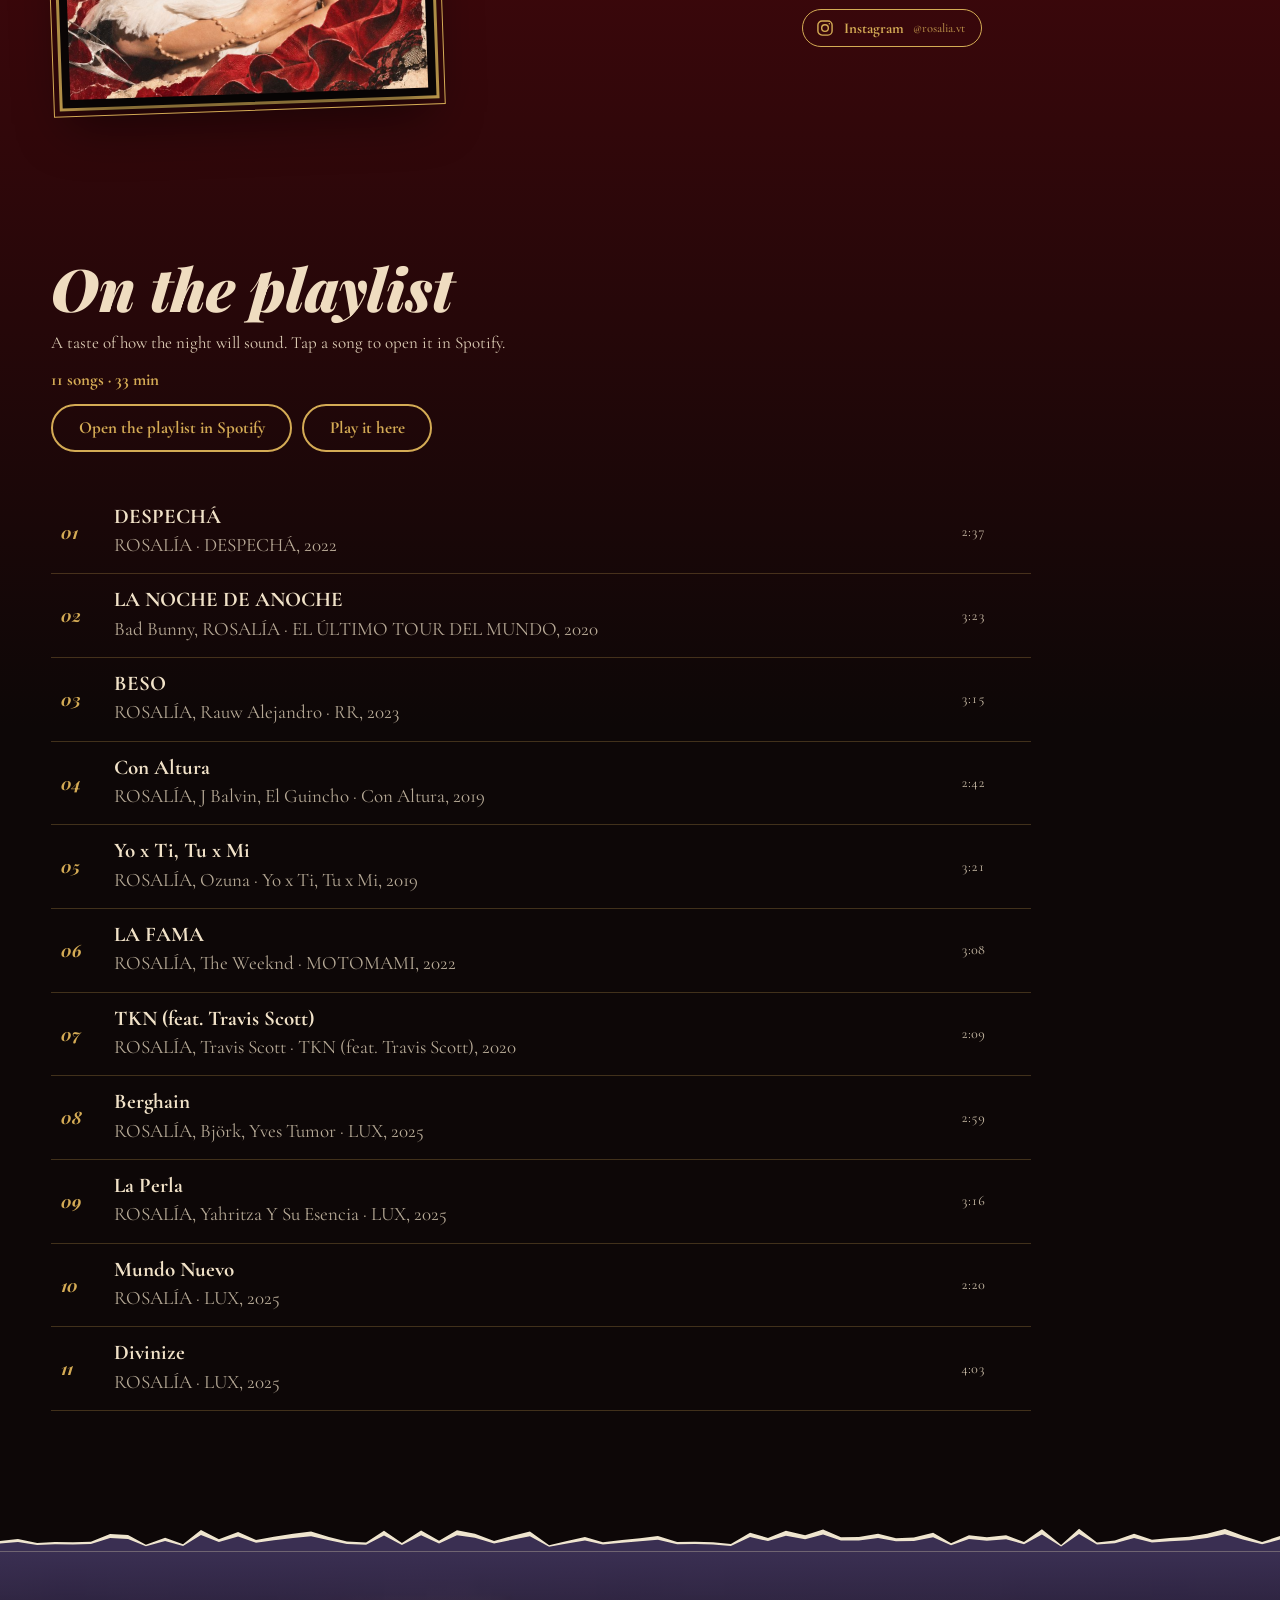
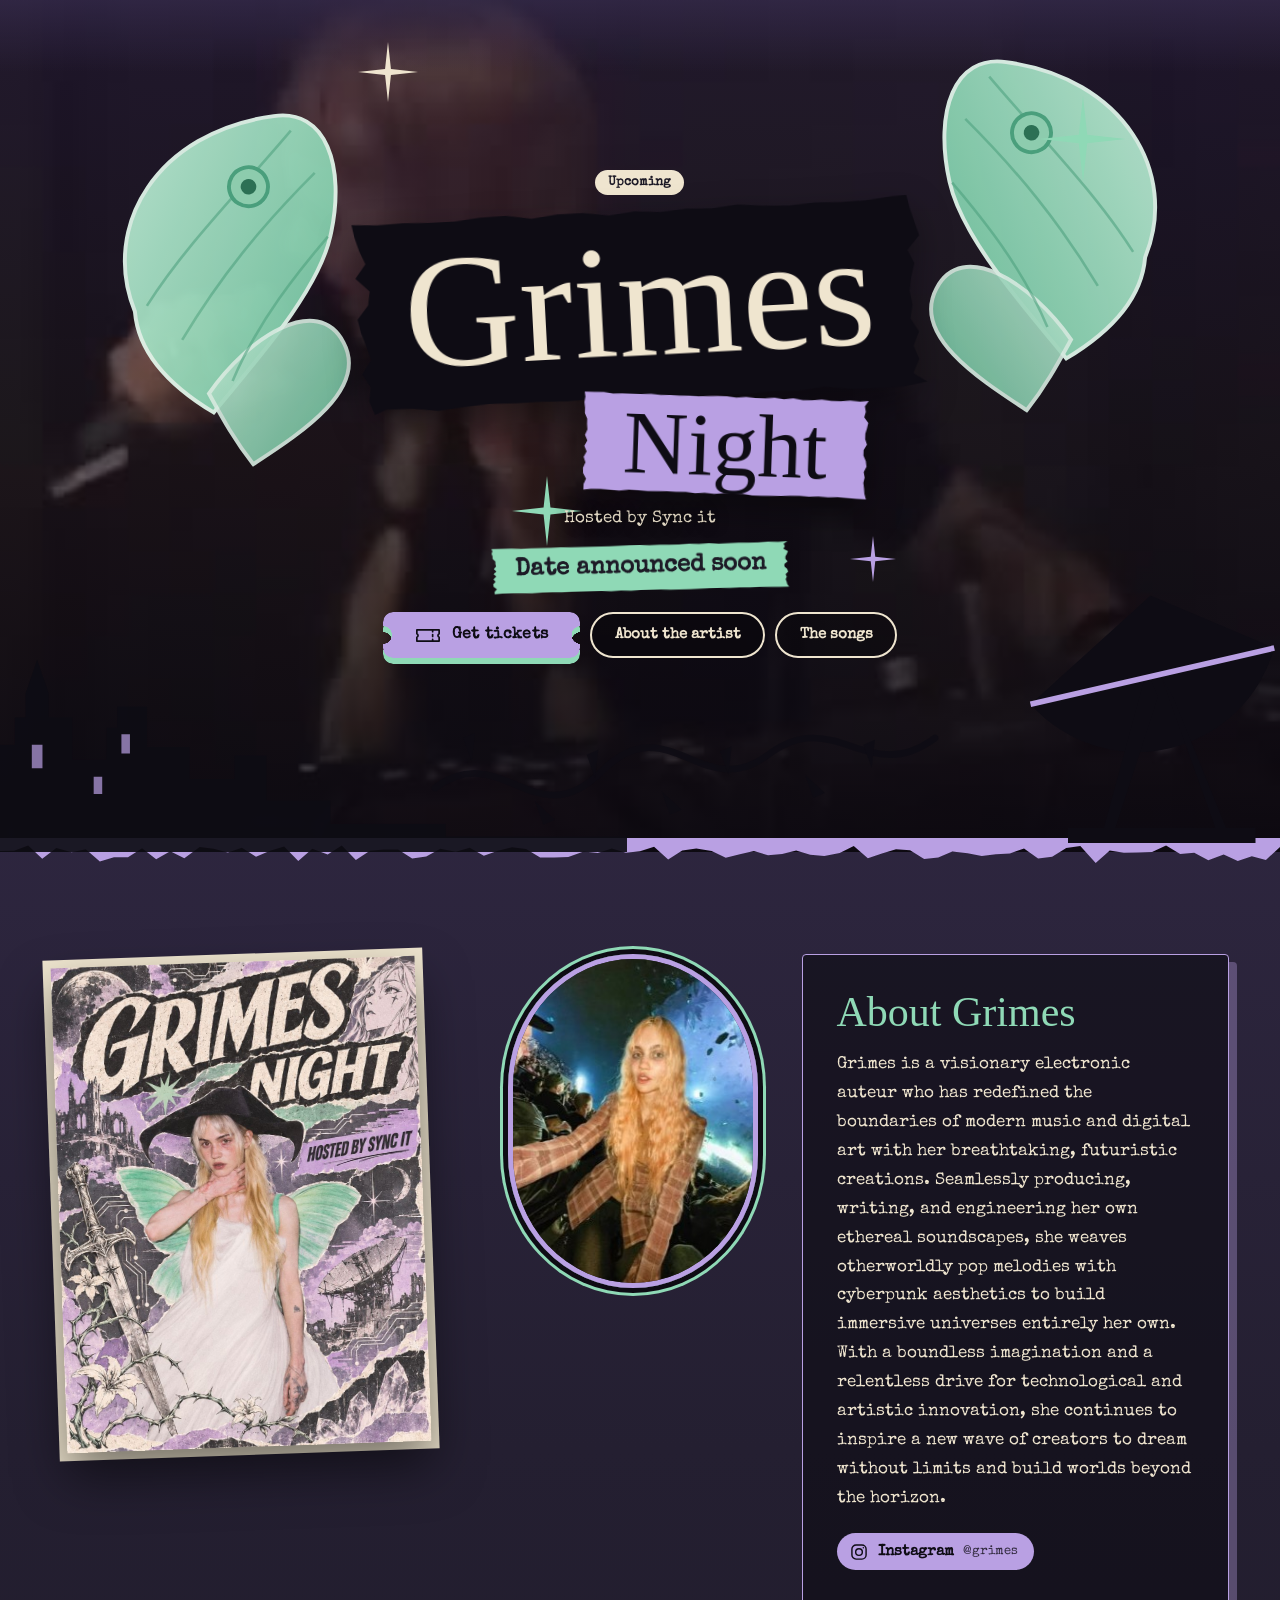
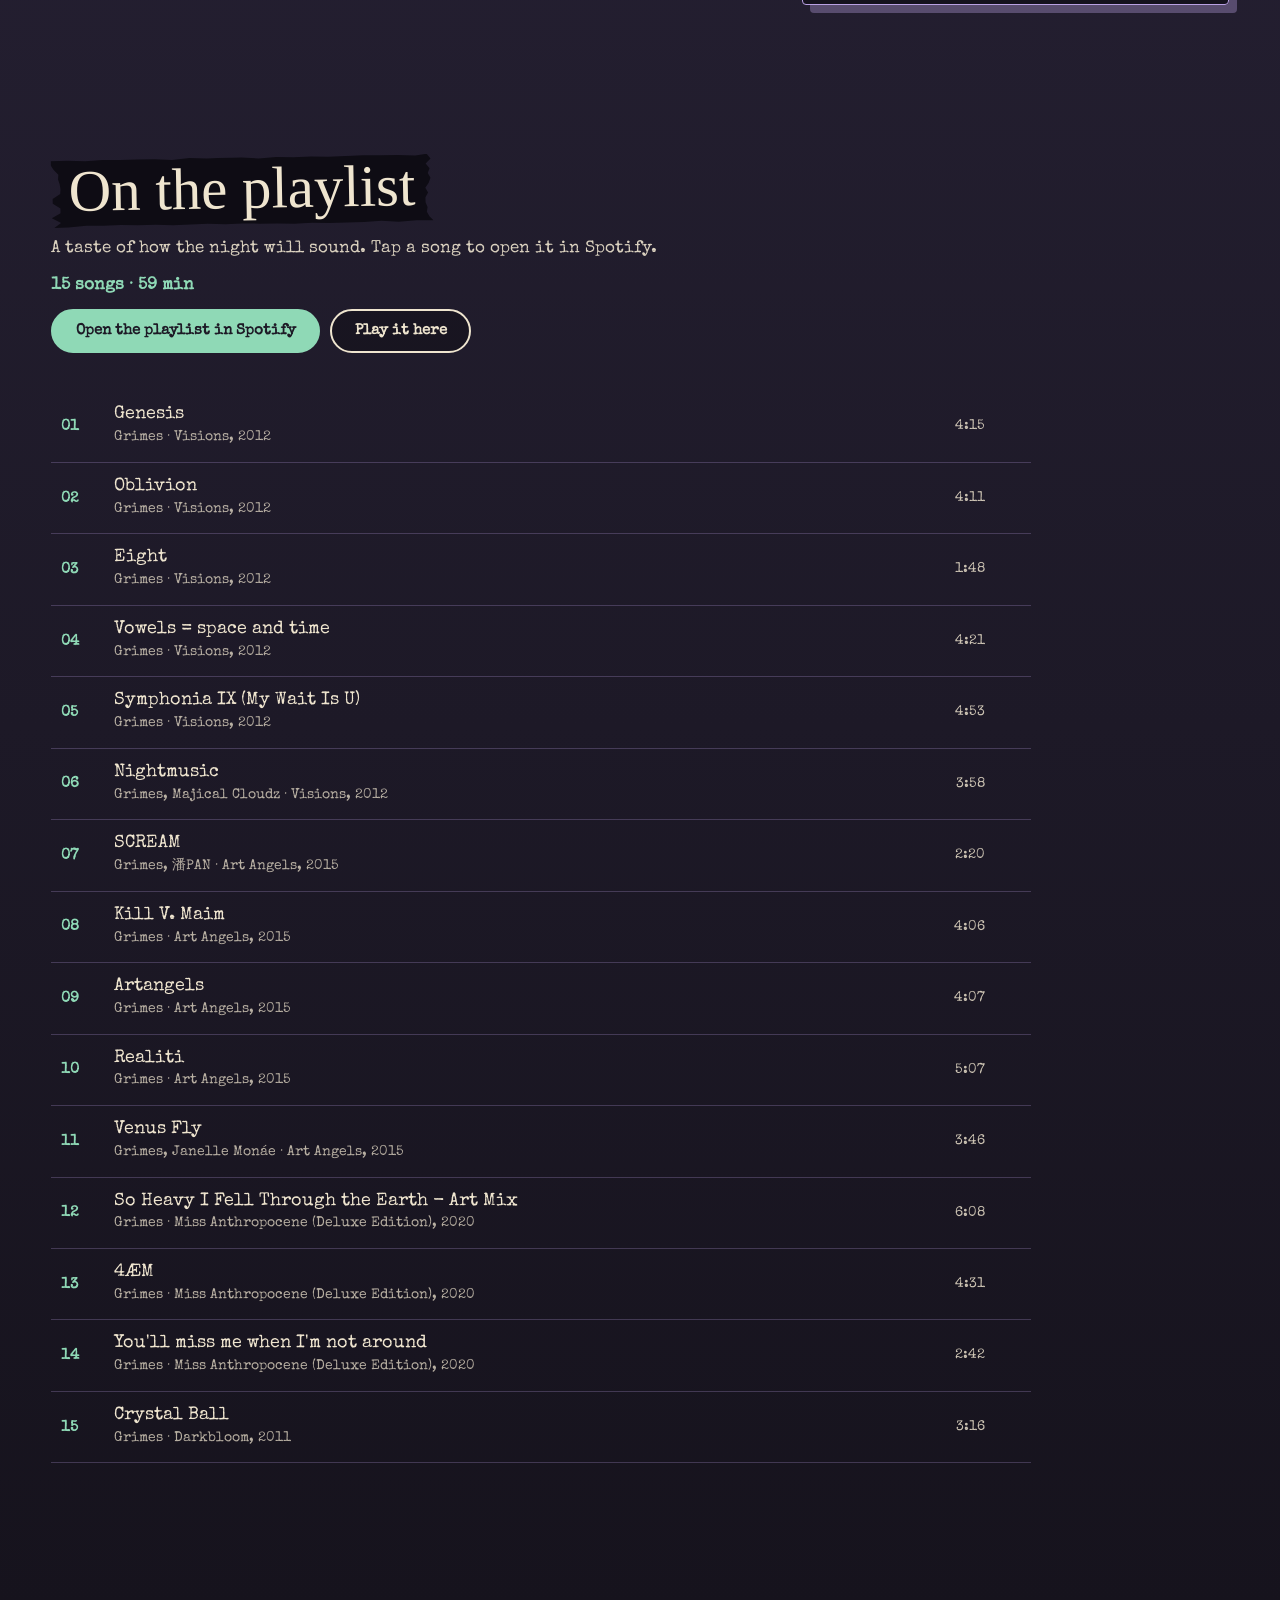
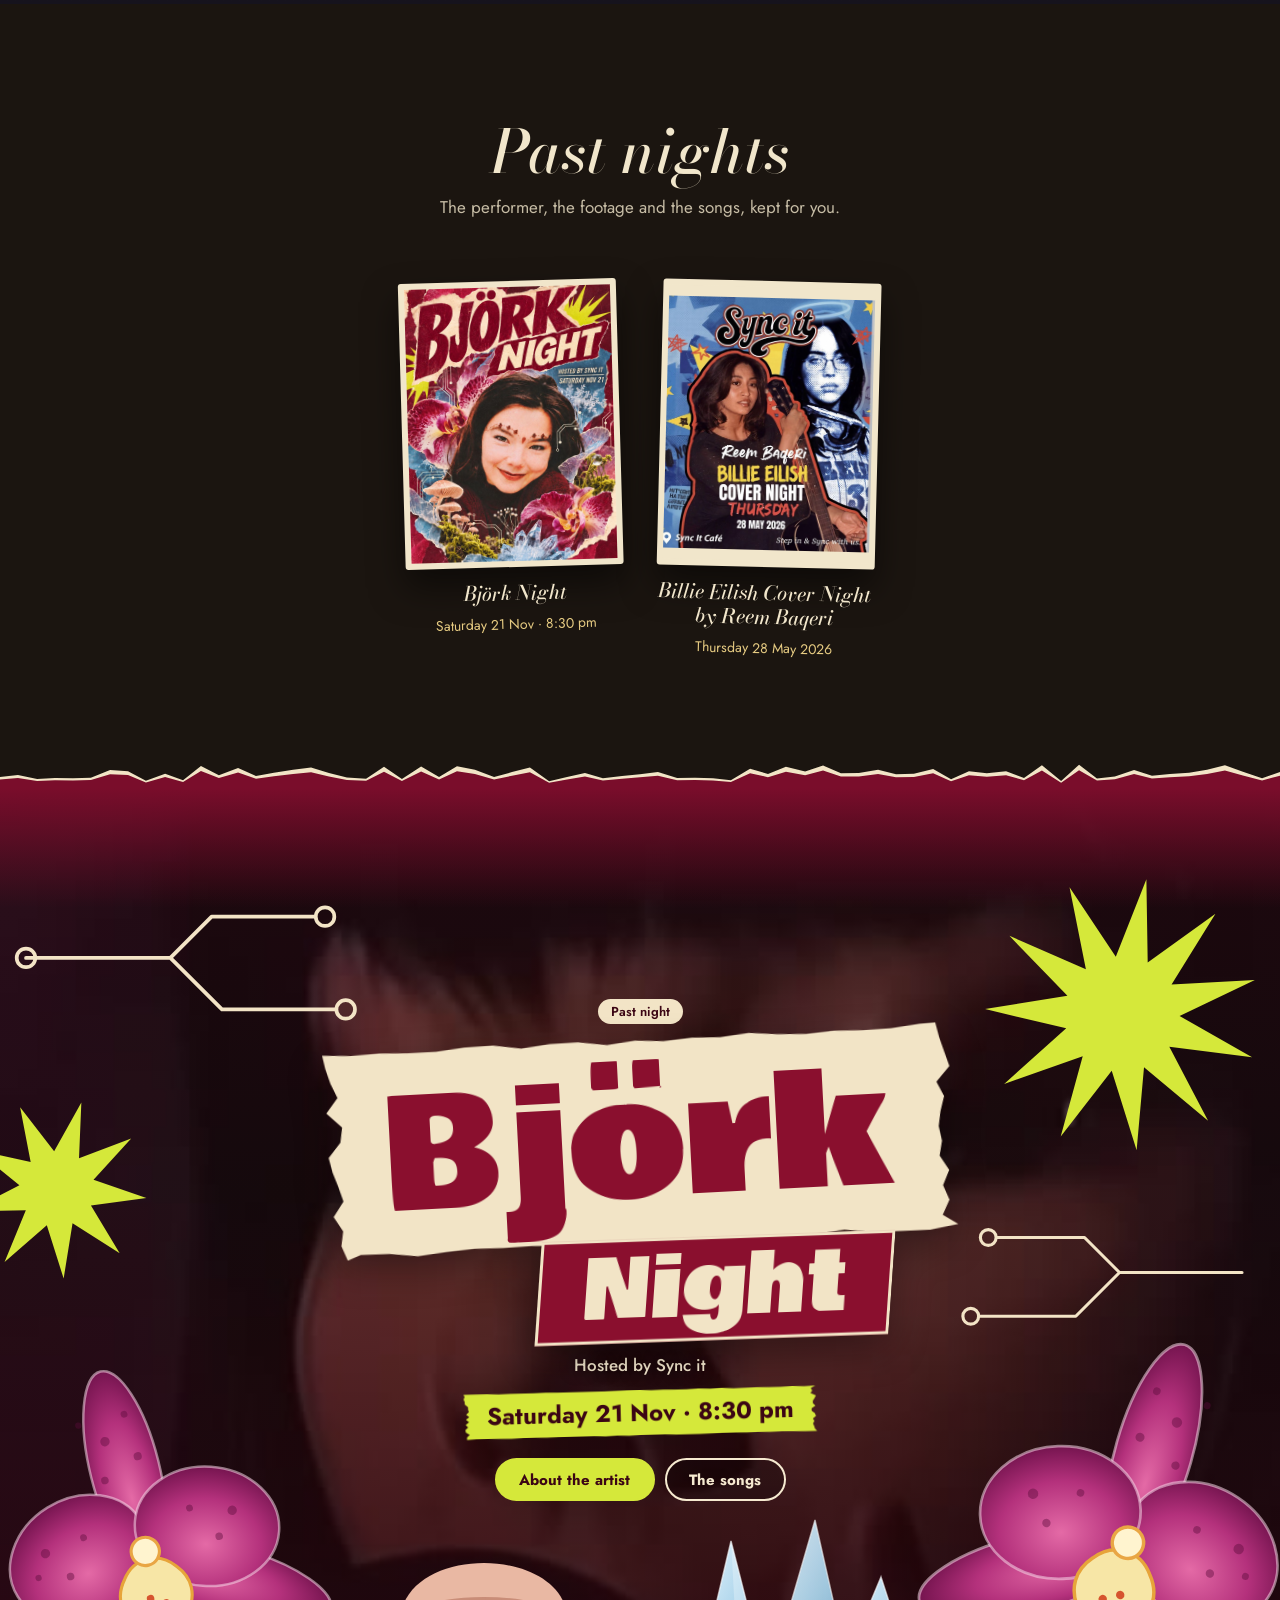
<file: musical-events.html>
<!DOCTYPE html>
<html lang="en" dir="ltr">
<head>
<meta charset="utf-8">
<meta name="viewport" content="width=device-width, initial-scale=1">
<title>Musical Events · Sync it Entertainment Cafe</title>
<link rel="icon" type="image/png" sizes="32x32" href="assets/favicon-32.png">
<link rel="icon" type="image/png" sizes="512x512" href="assets/favicon-512.png">
<link rel="apple-touch-icon" href="assets/favicon-180.png">
<script>document.documentElement.classList.add('js');try{if(sessionStorage.getItem('syncit:tr'))document.documentElement.classList.add('tr-cover','pg-events')}catch(e){}</script>
<link rel="preconnect" href="https://fonts.googleapis.com">
<link rel="preconnect" href="https://fonts.gstatic.com" crossorigin>
<link href="https://fonts.googleapis.com/css2?family=Anton&family=Archivo:wght@400;500;600&family=Barlow:wght@400;500;600&family=Bodoni+Moda:ital,opsz,wght@0,6..96,400..800;1,6..96,400..800&family=Bowlby+One&family=Cormorant+Garamond:ital,wght@0,500;0,600;1,500&family=Jost:wght@300..600&family=Oswald:wght@500;600;700&family=Permanent+Marker&family=Playfair+Display:ital,wght@0,700;0,900;1,700;1,900&family=Quicksand:wght@500;600;700&family=Racing+Sans+One&family=Reem+Kufi:wght@400..700&family=Shrikhand&family=Special+Elite&family=Tajawal:wght@300;400;500;700&family=Yellowtail&display=swap" rel="stylesheet">
<link rel="stylesheet" href="css/site.css">
<link rel="stylesheet" href="css/events.css">
<script>try{var m=sessionStorage.getItem('syncit:mode')||localStorage.getItem('syncit:mode');if(m==='girls'){document.documentElement.setAttribute('data-mode','girls');var l=document.createElement('link');l.rel='stylesheet';l.href="https://fonts.googleapis.com/css2?family=Fraunces:ital,opsz,wght@0,9..144,400..700;1,9..144,400..700&family=Quicksand:wght@400..700&family=Pacifico&family=Baloo+Bhaijaan+2:wght@400..800&family=Tajawal:wght@400;500;700&display=swap";document.head.appendChild(l);}}catch(e){}</script>
<link rel="stylesheet" href="css/girls-mode.css">
</head>
<body class="events">
<div id="site-header"></div>

<section class="ev-hero" id="top" aria-labelledby="evH1">
  <div class="ev-wall" aria-hidden="true">
    <div class="ev-wall__row" id="wallA"></div>
    <div class="ev-wall__row ev-wall__row--r" id="wallB"></div>
  </div>
  <div class="ev-hero__shade"></div>
  <div class="ev-hero__copy">
    <p class="ev-hero__script" data-i18n="ev_script">The heart of Sync it</p>
    <h1 id="evH1"><span data-i18n="ev_h1a">Musical</span> <span data-i18n="ev_h1b">Events</span></h1>
    <p class="ev-hero__sub" data-i18n="ev_sub">Artist nights hosted by Sync it. Every night has its own poster, its own world and its own playlist.</p>
    <div class="ev-hero__cta">
      <a class="btn btn--red" href="#upcoming"><span data-i18n="ev_up">Upcoming nights</span></a>
      <a class="btn btn--ghost" href="#past"><span data-i18n="ev_past">Past nights</span></a>
    </div>
  </div>
</section>

<section class="ev-list" id="upcoming" aria-labelledby="upH">
  <div class="ev-list__head">
    <h2 id="upH" data-i18n="ev_up">Upcoming nights</h2>
    <p data-i18n="ev_up_s">Choose a night and step into its world.</p>
  </div>
  <div class="ev-cards" id="cardsUp"></div>
</section>
<div id="roomsUp"></div>

<section class="ev-list ev-list--past" id="past" aria-labelledby="pastH">
  <div class="ev-list__head">
    <h2 id="pastH" data-i18n="ev_past">Past nights</h2>
    <p data-i18n="ev_past_s">The performer, the footage and the songs, kept for you.</p>
  </div>
  <div class="ev-cards" id="cardsPast"></div>
</section>
<div id="roomsPast"></div>

<nav class="ev-dots" id="evDots" data-i18n-attr="aria-label:ev_jump"></nav>

<dialog class="ev-lb" id="evLb"><button class="ev-lb__x" id="evLbX" type="button" data-i18n-attr="aria-label:ev_close">✕</button><img id="evLbImg" alt=""></dialog>

<div id="site-footer"></div>
<script src="js/site.js"></script>
<script src="js/events-data.js"></script>
<script src="js/events.js"></script>
</body>
</html>
</file>
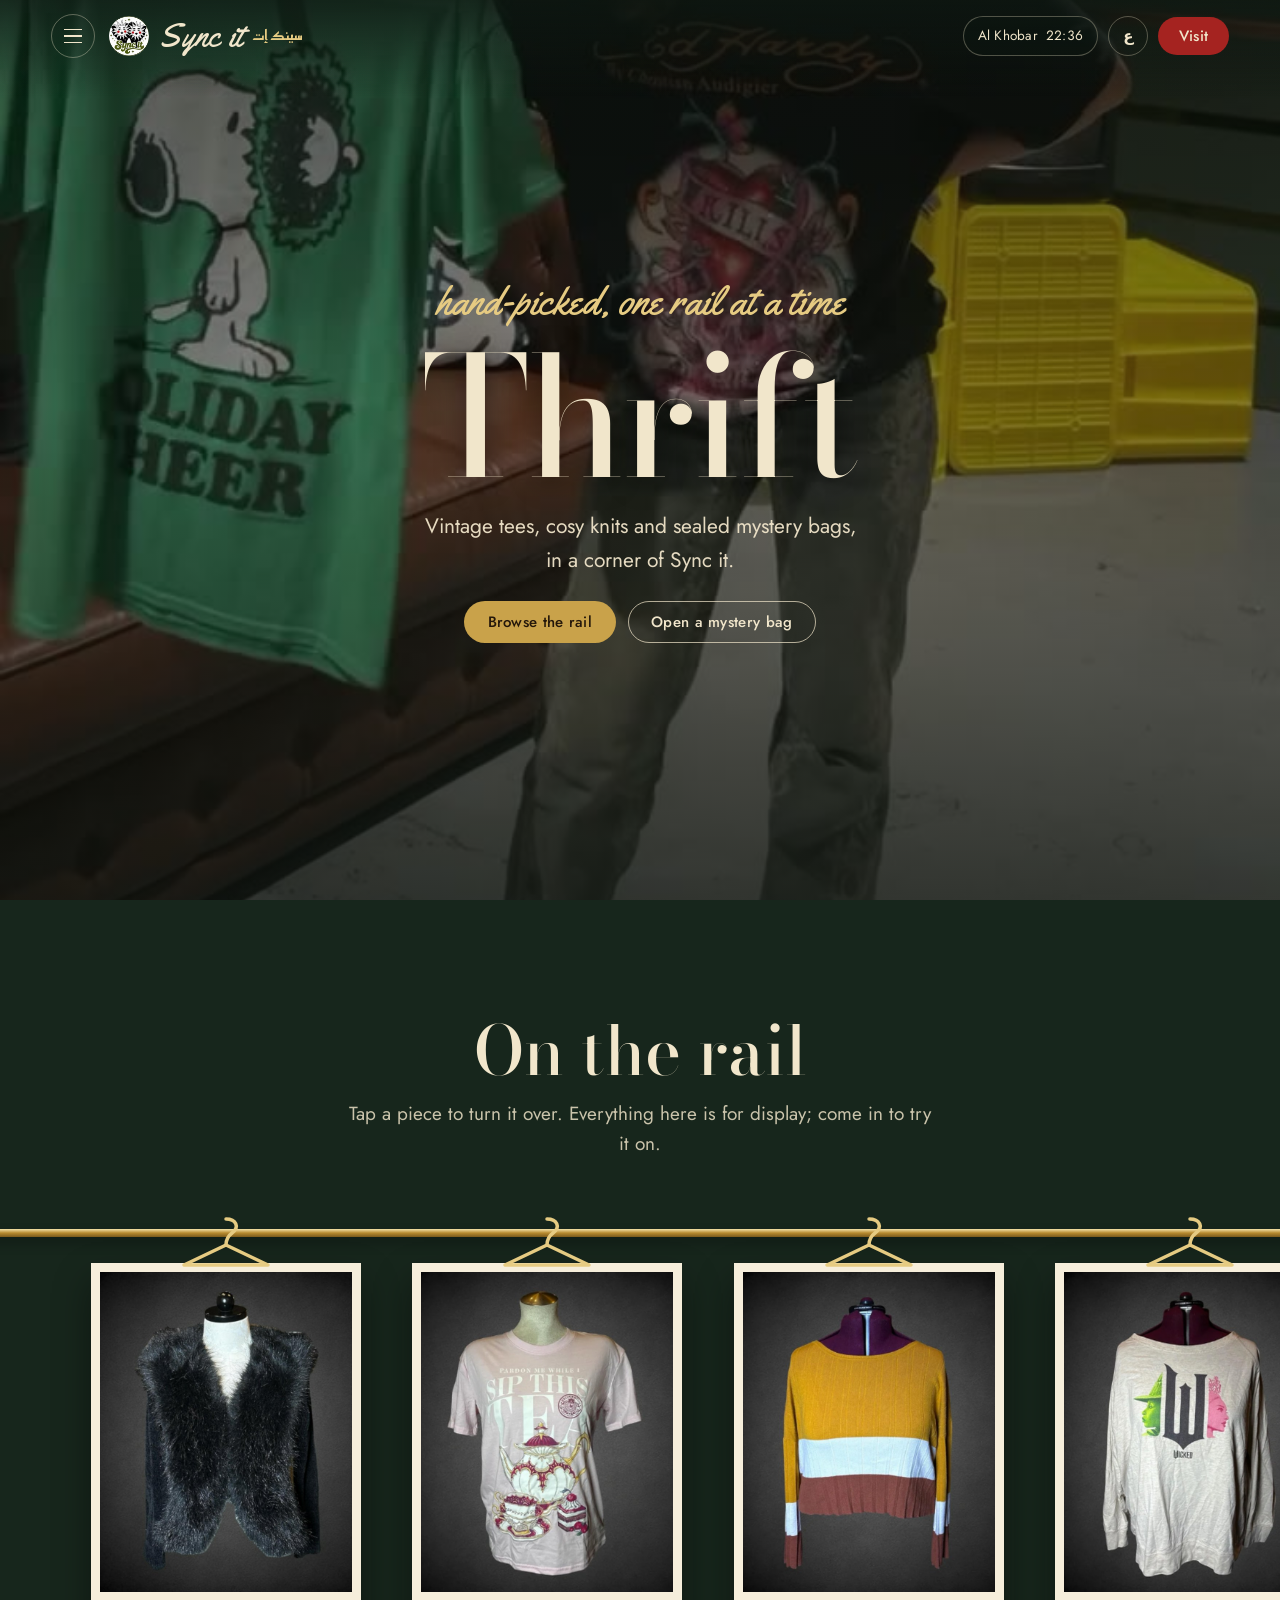
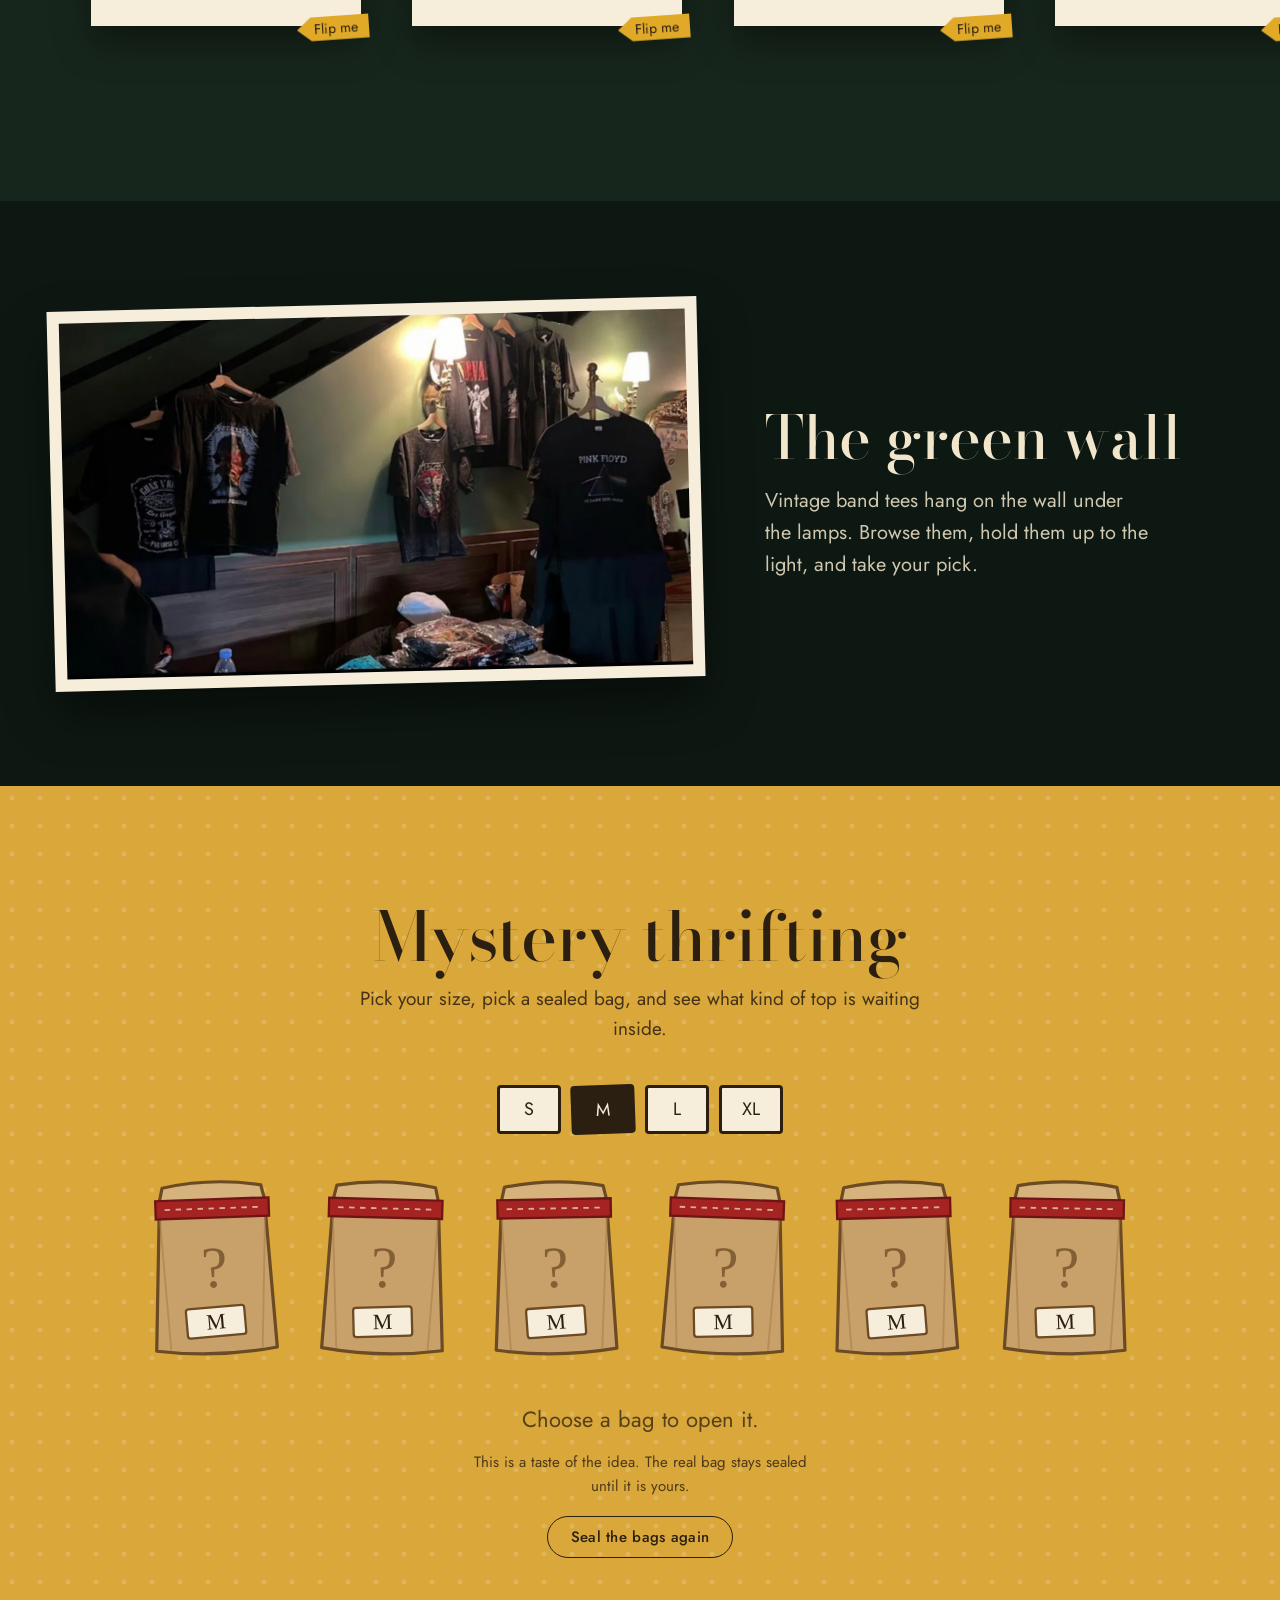
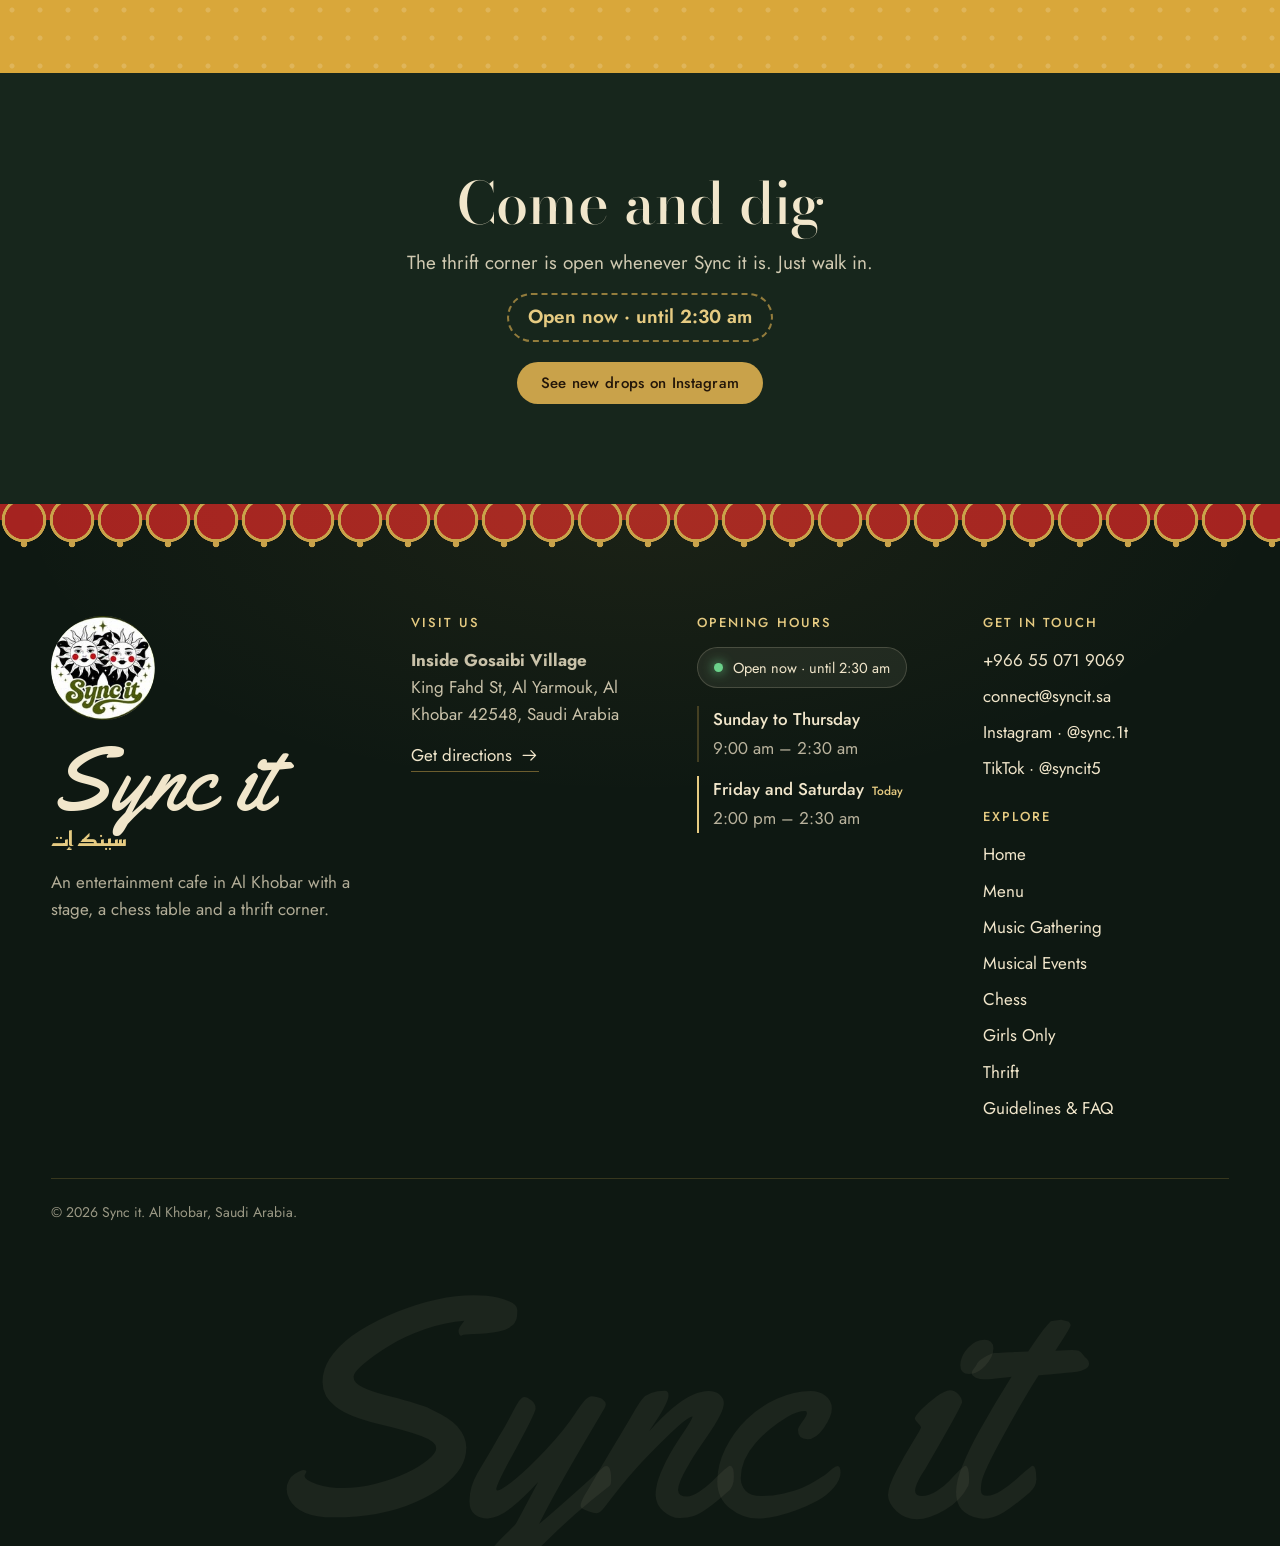
<file: thrift.html>
<!DOCTYPE html>
<html lang="en" dir="ltr">
<head>
<meta charset="utf-8">
<meta name="viewport" content="width=device-width, initial-scale=1">
<title>Thrift · Sync it Entertainment Cafe</title>
<link rel="icon" type="image/png" sizes="32x32" href="assets/favicon-32.png">
<link rel="icon" type="image/png" sizes="512x512" href="assets/favicon-512.png">
<link rel="apple-touch-icon" href="assets/favicon-180.png">
<script>document.documentElement.classList.add('js');try{if(sessionStorage.getItem('syncit:tr'))document.documentElement.classList.add('tr-cover','pg-thrift')}catch(e){}</script>
<link rel="preconnect" href="https://fonts.googleapis.com">
<link rel="preconnect" href="https://fonts.gstatic.com" crossorigin>
<link href="https://fonts.googleapis.com/css2?family=Bodoni+Moda:ital,opsz,wght@0,6..96,400..800;1,6..96,400..800&family=Jost:wght@300..700&family=Reem+Kufi:wght@400..700&family=Tajawal:wght@300;400;500;700&family=Yellowtail&family=Permanent+Marker&family=Special+Elite&display=swap" rel="stylesheet">
<link rel="stylesheet" href="css/site.css">
<link rel="stylesheet" href="css/thrift.css">
<script>try{var m=sessionStorage.getItem('syncit:mode')||localStorage.getItem('syncit:mode');if(m==='girls'){document.documentElement.setAttribute('data-mode','girls');var l=document.createElement('link');l.rel='stylesheet';l.href="https://fonts.googleapis.com/css2?family=Fraunces:ital,opsz,wght@0,9..144,400..700;1,9..144,400..700&family=Quicksand:wght@400..700&family=Pacifico&family=Baloo+Bhaijaan+2:wght@400..800&family=Tajawal:wght@400;500;700&display=swap";document.head.appendChild(l);}}catch(e){}</script>
<link rel="stylesheet" href="css/girls-mode.css">
</head>
<body class="thrift">
<div id="site-header"></div>

<!-- ===== HERO ===== -->
<section class="th-hero" id="top" aria-labelledby="thH1">
  <video class="th-hero__vid" src="assets/thrift/hero.mp4" poster="assets/thrift/hero-poster.jpg" autoplay muted loop playsinline preload="auto" aria-hidden="true"></video>
  <div class="th-hero__shade"></div>
  <div class="th-hero__copy">
    <p class="th-hero__script" data-i18n="th_script">hand-picked, one rail at a time</p>
    <h1 id="thH1" data-i18n="th_h1">Thrift</h1>
    <p class="th-hero__sub" data-i18n="th_sub">Vintage tees, cosy knits and sealed mystery bags, in a corner of Sync it.</p>
    <div class="th-hero__cta">
      <a class="btn btn--gold" href="#rail"><span data-i18n="th_rail_btn">Browse the rail</span></a>
      <a class="btn btn--ghost th-ghost" href="#mystery"><span data-i18n="th_myst_btn">Open a mystery bag</span></a>
    </div>
  </div>
</section>

<!-- ===== THE RAIL ===== -->
<section class="th-rail" id="rail" aria-labelledby="railH">
  <div class="th-head">
    <h2 id="railH" data-i18n="th_rail">On the rail</h2>
    <p data-i18n="th_rail_s">Tap a piece to turn it over. Everything here is for display; come in to try it on.</p>
  </div>
  <div class="th-rail__scroll" tabindex="0" data-i18n-attr="aria-label:th_rail_aria">
    <div class="th-rail__in" id="railIn"></div>
  </div>
</section>

<!-- ===== THE WALL ===== -->
<section class="th-wall" aria-labelledby="wallH">
  <div class="th-wall__in">
    <figure class="th-wall__pic">
      <img src="assets/thrift/wall.jpg" alt="" loading="lazy" data-i18n-attr="alt:th_wall_alt">
    </figure>
    <div class="th-wall__txt">
      <h2 id="wallH" data-i18n="th_wall">The green wall</h2>
      <p data-i18n="th_wall_p">Vintage band tees hang on the wall under the lamps. Browse them, hold them up to the light, and take your pick.</p>
    </div>
  </div>
</section>

<!-- ===== MYSTERY ===== -->
<section class="th-myst" id="mystery" aria-labelledby="mystH">
  <div class="th-head">
    <h2 id="mystH" data-i18n="th_myst">Mystery thrifting</h2>
    <p data-i18n="th_myst_s">Pick your size, pick a sealed bag, and see what kind of top is waiting inside.</p>
  </div>

  <div class="th-sizes" role="radiogroup" id="sizes" data-i18n-attr="aria-label:th_size_l"></div>

  <div class="th-bags" id="bags"></div>

  <div class="th-reveal" id="reveal" aria-live="polite">
    <p class="th-reveal__empty" id="revEmpty" data-i18n="th_rev_empty">Choose a bag to open it.</p>
    <div class="th-reveal__card" id="revCard" hidden>
      <svg id="revIcon" viewBox="0 0 120 120" aria-hidden="true"></svg>
      <div>
        <p class="th-reveal__pre" id="revPre"></p>
        <h3 id="revName"></h3>
        <p class="th-reveal__size" id="revSize"></p>
      </div>
    </div>
    <p class="th-reveal__note" data-i18n="th_rev_note">This is a taste of the idea. The real bag stays sealed until it is yours.</p>
    <button class="btn btn--ghost" type="button" id="reseal"><span data-i18n="th_reseal">Seal the bags again</span></button>
  </div>
</section>

<!-- ===== VISIT ===== -->
<section class="th-visit" aria-labelledby="visH">
  <div class="th-visit__in">
    <h2 id="visH" data-i18n="th_visit">Come and dig</h2>
    <p data-i18n="th_visit_p">The thrift corner is open whenever Sync it is. Just walk in.</p>
    <p class="th-visit__status" id="thStatus"></p>
    <a class="btn btn--gold" href="https://www.instagram.com/sync.1t/" target="_blank" rel="noopener"><span data-i18n="th_follow">See new drops on Instagram</span></a>
  </div>
</section>

<div id="site-footer"></div>
<script src="js/site.js"></script>
<script src="js/thrift.js"></script>
</body>
</html>
</file>
<file: css/site.css>
/* Sync it — shared styles: tokens, header, nav overlay, buttons, footer.
   Layout idea: a theatre. Jewel-color flat fields, arches, velvet valance, gold trim. */
:root {
  --ink: #0e1812;
  --forest: #17261c;
  --moss: #2a3b2c;
  --cream: #f1e6cb;
  --paper: #f8f1df;
  --gold: #c9a24a;
  --gold-soft: #e6cb82;
  --red: #a52320;
  --red-deep: #6e1416;
  --blush: #ecc4c0;
  --olive: #5b6a2b;
  --mustard: #c8963c;
  --espresso: #24130d;
  --ink-rgb: 14, 24, 18;
  --cream-rgb: 241, 230, 203;
  --gold-rgb: 201, 162, 74;
  --f-display: "Bodoni Moda", "Didot", "Bodoni 72", Georgia, serif;
  --f-body: "Jost", "Futura", "Trebuchet MS", system-ui, sans-serif;
  --f-script: "Yellowtail", "Brush Script MT", cursive;
  --ease: cubic-bezier(.2, .7, .2, 1);
  --gutter: clamp(16px, 4vw, 56px);
  color-scheme: dark;
}
html[lang="ar"] {
  --f-display: "Reem Kufi", "Bodoni Moda", serif;
  --f-body: "Tajawal", "Jost", system-ui, sans-serif;
}

*, *::before, *::after { box-sizing: border-box; }
html { -webkit-text-size-adjust: 100%; scroll-behavior: smooth; }
body {
  margin: 0;
  background: var(--ink);
  color: var(--cream);
  font: 400 17px/1.6 var(--f-body);
  -webkit-font-smoothing: antialiased;
}
img, svg { max-width: 100%; }
a { color: inherit; }
button { font: inherit; color: inherit; cursor: pointer; }
:focus-visible { outline: 2px solid var(--gold-soft); outline-offset: 3px; border-radius: 4px; }
h1, h2, h3 { text-wrap: balance; font-weight: 500; margin: 0; }
p { margin: 0; }
em { font-style: italic; }
html[lang="ar"] em { font-style: normal; }

@media (prefers-reduced-motion: reduce) {
  html { scroll-behavior: auto; }
  *, *::before, *::after { animation-duration: .001ms !important; animation-iteration-count: 1 !important; transition-duration: .001ms !important; }
}

/* ---------- Buttons ---------- */
.btn {
  display: inline-flex; align-items: center; justify-content: center; gap: .6em;
  padding: .72em 1.5em; border-radius: 999px; border: 1px solid transparent;
  font: 500 15px/1.2 var(--f-body); text-decoration: none; letter-spacing: .02em;
  transition: background .35s var(--ease), color .35s var(--ease), border-color .35s var(--ease), transform .35s var(--ease);
}
.btn--red { background: var(--red); color: var(--cream); }
.btn--red:hover { background: #c02b27; transform: translateY(-1px); }
.btn--ghost { border-color: rgba(var(--cream-rgb), .55); color: var(--cream); }
.btn--ghost:hover { background: var(--cream); color: var(--ink); }
.btn--gold { background: var(--gold); color: #24170a; }
.btn--gold:hover { background: var(--gold-soft); }
.arrow { width: 1.1em; height: 1.1em; flex: none; }
[dir="rtl"] .arrow { transform: scaleX(-1); }

/* ---------- Header ---------- */
.hdr {
  position: fixed; inset: 0 0 auto 0; z-index: 50;
  display: flex; align-items: center; gap: 14px;
  padding: 14px var(--gutter);
  transition: background .4s var(--ease), box-shadow .4s var(--ease), backdrop-filter .4s;
}
.hdr::before {
  content: ""; position: absolute; inset: 0 0 -24px; z-index: -1; pointer-events: none;
  background: linear-gradient(180deg, rgba(var(--ink-rgb), .72), rgba(var(--ink-rgb), 0)); transition: opacity .4s;
}
.hdr.is-solid { background: rgba(var(--ink-rgb), .88); backdrop-filter: blur(10px); box-shadow: 0 1px 0 rgba(var(--gold-rgb), .22); }
.hdr.is-solid::before { opacity: 0; }
.hdr__burger {
  width: 44px; height: 44px; border-radius: 50%; border: 1px solid rgba(var(--cream-rgb), .35);
  background: transparent; display: grid; place-content: center; gap: 5px; flex: none;
  transition: background .3s, border-color .3s;
}
.hdr__burger:hover { background: rgba(var(--cream-rgb), .1); border-color: var(--gold-soft); }
.hdr__burger span { display: block; width: 18px; height: 1.5px; background: var(--cream); transition: transform .4s var(--ease), opacity .3s; }
.brand { display: flex; align-items: center; gap: 10px; text-decoration: none; margin-inline-end: auto; }
.brand__logo { width: 40px; height: 40px; border-radius: 50%; flex: none; }
.ftr__logo { width: 104px; height: 104px; border-radius: 50%; display: block; margin-bottom: 18px; }
.brand__script { font: 400 32px/1 var(--f-script); color: var(--cream); letter-spacing: .01em; white-space: nowrap; }
.brand__ar { font: 600 14px/1 "Reem Kufi", serif; color: var(--gold-soft); }
.hdr__right { display: flex; align-items: center; gap: 10px; }

.sky { position: relative; }
.sky__btn, .clock {
  display: inline-flex; align-items: center; gap: 8px; height: 40px; padding: 0 14px;
  border-radius: 999px; border: 1px solid rgba(var(--cream-rgb), .3); background: rgba(var(--ink-rgb), .35);
  font: 400 13.5px/1 var(--f-body); letter-spacing: .02em; white-space: nowrap; font-variant-numeric: tabular-nums;
}
.sky__btn:hover { border-color: var(--gold-soft); }
.sky__dot { width: 8px; height: 8px; border-radius: 50%; background: var(--gold-soft); box-shadow: 0 0 10px var(--gold-soft); }
.sky__list {
  position: absolute; top: calc(100% + 8px); inset-inline-end: 0; min-width: 170px; margin: 0; padding: 6px; list-style: none;
  background: rgba(var(--ink-rgb), .96); border: 1px solid rgba(var(--gold-rgb), .35); border-radius: 14px;
  box-shadow: 0 18px 40px rgba(0, 0, 0, .45);
}
.sky__list[hidden] { display: none; }
.sky__list button {
  width: 100%; display: flex; justify-content: space-between; align-items: center; gap: 12px;
  background: transparent; border: 0; border-radius: 9px; padding: 9px 12px; font-size: 14.5px; text-align: start;
}
.sky__list button:hover, .sky__list button[aria-checked="true"] { background: rgba(var(--gold-rgb), .16); }
.sky__list button[aria-checked="true"]::after { content: "●"; color: var(--gold-soft); font-size: 9px; }
.lang {
  height: 40px; min-width: 40px; padding: 0 12px; border-radius: 999px; background: transparent;
  border: 1px solid rgba(var(--cream-rgb), .3); font: 600 15px/1 var(--f-body);
}
.lang:hover { border-color: var(--gold-soft); }
.hdr__visit { padding: .62em 1.3em; }

@media (max-width: 480px) { .hdr .brand__script { display: none; } }
@media (max-width: 760px) {
  .brand__ar, .clock { display: none; }
  .sky__btn .sky__city { display: none; }
  .hdr { gap: 10px; }
  .hdr__visit { display: none; }
}

/* ---------- Full-screen nav ---------- */
.nav {
  position: fixed; inset: 0; z-index: 60; background: var(--ink);
  display: grid; align-content: center; padding: 90px var(--gutter) 40px;
  opacity: 0; visibility: hidden; transition: opacity .5s var(--ease), visibility .5s;
  overflow-y: auto;
}
.nav[data-open] { opacity: 1; visibility: visible; }
@property --vibe { syntax: '<color>'; inherits: true; initial-value: #e6cb82; }
.nav { --vibe: #e6cb82; transition: opacity .5s var(--ease), visibility .5s, --vibe .55s ease; }
.nav::after { content: ""; position: absolute; inset: 0; pointer-events: none; background: radial-gradient(ellipse 70% 55% at 50% 105%, color-mix(in srgb, var(--vibe) 22%, transparent), transparent 70%); }
.nav::before {
  content: ""; position: absolute; left: 50%; bottom: -40vmin; width: 140vmin; aspect-ratio: 1; transform: translateX(-50%);
  background: repeating-conic-gradient(from 0deg, color-mix(in srgb, var(--vibe) 20%, transparent) 0 1deg, transparent 1deg 9deg);
  -webkit-mask-image: radial-gradient(circle closest-side, #000 20%, transparent 70%);
  mask-image: radial-gradient(circle closest-side, #000 20%, transparent 70%); pointer-events: none;
}
.nav__close {
  position: absolute; top: 14px; inset-inline-start: var(--gutter); width: 44px; height: 44px; border-radius: 50%;
  border: 1px solid rgba(var(--cream-rgb), .35); background: transparent; font-size: 20px; line-height: 1;
}
.nav__list { position: relative; list-style: none; margin: 0 auto; padding: 0; width: min(100%, 980px); display: grid; gap: clamp(2px, 1vh, 10px); }
.nav__list a {
  display: flex; align-items: baseline; gap: 18px; flex-wrap: wrap; text-decoration: none; padding: 2px 0;
  font: 500 clamp(32px, 6vw, 68px)/1.08 var(--f-display); color: var(--cream);
  transition: color .3s, transform .5s var(--ease);
}
.nav__list a:hover, .nav__list a:focus-visible, .nav__list a[aria-current="page"] { color: var(--c, var(--gold-soft)); transform: translateX(10px); }
[dir="rtl"] .nav__list a:hover, [dir="rtl"] .nav__list a[aria-current="page"] { transform: translateX(-10px); }
body.nav-open { overflow: hidden; }
body.nav-open .hdr__burger span:nth-child(1) { transform: translateY(6.5px) rotate(45deg); }
body.nav-open .hdr__burger span:nth-child(2) { opacity: 0; }
body.nav-open .hdr__burger span:nth-child(3) { transform: translateY(-6.5px) rotate(-45deg); }

/* ---------- Toast ---------- */
.toast {
  position: fixed; z-index: 80; left: 50%; bottom: 28px; transform: translate(-50%, 20px); opacity: 0;
  background: var(--cream); color: var(--ink); padding: 12px 22px; border-radius: 999px; font-size: 15px;
  box-shadow: 0 14px 40px rgba(0, 0, 0, .4); transition: opacity .4s, transform .4s var(--ease); pointer-events: none;
}
.toast.is-on { opacity: 1; transform: translate(-50%, 0); }

/* ---------- Footer: a velvet valance over the house lights ---------- */
.ftr { position: relative; background: var(--ink); padding: 112px var(--gutter) 0; overflow: hidden; }
.ftr::before {
  content: ""; position: absolute; inset: 0 0 auto 0; height: 48px;
  background:
    radial-gradient(circle at 24px 40px, var(--gold) 3px, transparent 3.6px) 0 0 / 48px 48px repeat-x,
    radial-gradient(circle at 24px 16px, var(--red) 0 19px, var(--gold) 19.5px 22px, transparent 22.6px) 0 0 / 48px 48px repeat-x,
    linear-gradient(var(--red), var(--red)) 0 0 / 100% 16px no-repeat;
}
.ftr::after {
  content: ""; position: absolute; inset: 0 0 auto 0; height: 100%; pointer-events: none; opacity: .5;
  background: radial-gradient(ellipse 70% 40% at 50% 0%, rgba(var(--gold-rgb), .14), transparent 70%);
}
.ftr__inner { position: relative; z-index: 1; max-width: 1240px; margin: 0 auto; display: grid; gap: 48px 40px; grid-template-columns: 1.3fr 1fr 1fr 1fr; padding-bottom: 56px; }
.ftr__brand .brand__script { font-size: clamp(54px, 7vw, 88px); display: block; line-height: .95; }
.ftr__brand .ar { display: block; font: 600 20px/1.2 "Reem Kufi", serif; color: var(--gold-soft); margin-top: 6px; }
.ftr__brand p { margin-top: 18px; max-width: 30ch; color: rgba(var(--cream-rgb), .72); }
.ftr h3 { font: 500 13px/1 var(--f-body); letter-spacing: .16em; text-transform: uppercase; color: var(--gold-soft); margin-bottom: 18px; }
html[lang="ar"] .ftr h3 { letter-spacing: 0; text-transform: none; font-size: 16px; }
.ftr address { font-style: normal; color: rgba(var(--cream-rgb), .82); }
.ftr ul { list-style: none; margin: 0; padding: 0; display: grid; gap: 9px; }
.ftr a { text-decoration: none; }
.ftr a:hover { color: var(--gold-soft); }
.ftr__link { display: inline-flex; align-items: center; gap: .5em; border-bottom: 1px solid rgba(var(--gold-rgb), .5); padding-bottom: 2px; margin-top: 14px; }
.status {
  display: inline-flex; align-items: center; gap: 10px; padding: 8px 16px; border-radius: 999px; margin-bottom: 18px;
  background: rgba(var(--cream-rgb), .07); border: 1px solid rgba(var(--cream-rgb), .18); font-size: 14.5px;
}
.status i { width: 9px; height: 9px; border-radius: 50%; background: #6bd18a; box-shadow: 0 0 12px #6bd18a; }
.status[data-open="false"] i { background: #d9615a; box-shadow: 0 0 12px #d9615a; }
.hours { display: grid; gap: 14px; }
.hours div { display: grid; gap: 2px; padding-inline-start: 14px; border-inline-start: 2px solid rgba(var(--gold-rgb), .28); }
.hours div.is-today { border-inline-start-color: var(--gold-soft); }
.hours b { font-weight: 500; }
.hours span { color: rgba(var(--cream-rgb), .75); font-variant-numeric: tabular-nums; }
.hours em { font-style: normal; font-size: 12px; color: var(--gold-soft); margin-inline-start: 8px; }
.ftr__bar {
  position: relative; z-index: 1; max-width: 1240px; margin: 0 auto; padding: 22px 0 26px;
  display: flex; flex-wrap: wrap; gap: 10px 28px; justify-content: space-between; align-items: center;
  border-top: 1px solid rgba(var(--gold-rgb), .22); font-size: 14px; color: rgba(var(--cream-rgb), .62);
}
.ftr__bar button { background: none; border: 0; padding: 0; text-decoration: underline; text-underline-offset: 4px; color: inherit; }
.ftr__bar button:hover { color: var(--gold-soft); }
.ftr__mark {
  position: relative; z-index: 0; text-align: center; font: 400 clamp(110px, 24vw, 330px)/1 var(--f-script);
  color: rgba(var(--cream-rgb), .06); margin-top: 8px; margin-bottom: -.06em; user-select: none; white-space: nowrap;
}
@media (max-width: 980px) { .ftr__inner { grid-template-columns: 1fr 1fr; } .ftr__brand { grid-column: 1 / -1; } }
@media (max-width: 560px) { .ftr__inner { grid-template-columns: 1fr; } .ftr { padding-top: 96px; } }

.sr { position: absolute; width: 1px; height: 1px; overflow: hidden; clip: rect(0 0 0 0); white-space: nowrap; }

/* page transition bars */
.mtr { position: fixed; inset: 0; z-index: 300; display: flex; pointer-events: none; visibility: hidden; }
.mtr.is-on, .mtr.is-hold, .mtr.is-out { visibility: visible; }
.mtr i { flex: 1; transform: scaleY(0); transform-origin: bottom; background: linear-gradient(var(--gold) 0 5px, var(--b, var(--red)) 5px); transition: transform .5s cubic-bezier(.5, 0, .2, 1) var(--d, 0ms); }
.mtr.is-on i { transform: scaleY(1); }
.mtr.is-hold i { transform: scaleY(1); transition: none; }
.mtr.is-out i { transform: scaleY(0); transform-origin: top; transition-duration: .6s; }
html.tr-cover::before { content: ""; position: fixed; inset: 0; z-index: 299; background: #8e1c1c; }
html.tr-cover.pg-events::before { background: #5a0f1f; }

/* Musical Events transition: stage curtain */
.ptr { position: fixed; inset: 0; z-index: 300; display: flex; pointer-events: none; visibility: hidden; overflow: hidden; }
.ptr.is-on, .ptr.is-hold, .ptr.is-out { visibility: visible; }
.ptr i { flex: 1; position: relative; background: repeating-linear-gradient(90deg, rgba(0, 0, 0, .22) 0 2px, rgba(255, 255, 255, .05) 2px 26px, rgba(0, 0, 0, .22) 26px 52px), linear-gradient(180deg, #5a0f1f, #7a1428 45%, #3d0a15); transition: transform .8s cubic-bezier(.65, 0, .25, 1); }
.ptr i:first-child { transform: translateX(-101%); border-right: 4px solid var(--gold); }
.ptr i:last-child { transform: translateX(101%); border-left: 4px solid var(--gold); }
.ptr.is-on i { transform: none; }
.ptr.is-hold i { transform: none; transition: none; }
.ptr.is-out i:first-child { transform: translateX(-101%); }
.ptr.is-out i:last-child { transform: translateX(101%); }

/* Chess transition: a forest-green disc with a gold rim opens from the centre, a knight appears, and on the next page the disc closes again. */
.ctr { position: fixed; inset: 0; z-index: 300; pointer-events: none; visibility: hidden; overflow: hidden; display: grid; place-items: center; }
.ctr.is-on, .ctr.is-hold, .ctr.is-out { visibility: visible; }
.ctr__disc { position: absolute; left: 50%; top: 50%; border-radius: 50%; background: radial-gradient(circle at 50% 45%, var(--moss), var(--forest) 70%); border: 10px solid var(--gold); box-shadow: 0 0 0 10px var(--ink); transform: translate(-50%, -50%) scale(0); transition: transform .85s cubic-bezier(.55, 0, .2, 1); }
.ctr__disc::after { content: ""; position: absolute; inset: 14px; border-radius: 50%; border: 2px solid rgba(var(--gold-rgb), .45); }
.ctr__n { position: relative; width: clamp(110px, 18vmin, 190px); height: clamp(110px, 18vmin, 190px); opacity: 0; transform: translateY(18px) scale(.9); transition: opacity .3s ease, transform .5s cubic-bezier(.2, .8, .2, 1); }
.ctr__n path { fill: #f6ecd2; stroke: var(--gold); stroke-width: 3; stroke-linejoin: round; stroke-linecap: round; }
.ctr__n circle { fill: var(--forest); }
.ctr.is-on .ctr__disc, .ctr.is-hold .ctr__disc { transform: translate(-50%, -50%) scale(1); }
.ctr.is-hold .ctr__disc { transition: none; }
.ctr.is-on .ctr__n { opacity: 1; transform: none; transition-delay: .55s; }
.ctr.is-hold .ctr__n { opacity: 1; transform: none; transition: none; }
.ctr.is-out .ctr__disc { transform: translate(-50%, -50%) scale(0); transition-delay: .3s; transition-duration: .85s; }
.ctr.is-out .ctr__n { opacity: 0; transform: translateY(-14px) scale(.95); transition-duration: .28s; }
html.tr-cover.pg-chess::before { background: var(--forest); }

/* Girls Only transition: a frilly pink disc opens, a bow pops, sparkles twinkle; on the next page it all fades away. */
.gtr { position: fixed; inset: 0; z-index: 300; pointer-events: none; visibility: hidden; overflow: hidden; display: grid; place-items: center; }
.gtr.is-on, .gtr.is-hold, .gtr.is-out { visibility: visible; }
.gtr__disc { position: absolute; left: 50%; top: 50%; border-radius: 50%; background: radial-gradient(circle at 50% 42%, #fff3f7, #ffd0e1 62%, #ffb3cf); border: 14px dotted #fff; box-shadow: 0 0 0 10px #f6a3c1; transform: translate(-50%, -50%) scale(0); transition: transform .85s cubic-bezier(.55, 0, .2, 1); }
.gtr__bow { position: relative; width: clamp(150px, 26vmin, 260px); opacity: 0; transform: scale(.3) rotate(-14deg); transition: opacity .25s ease, transform .6s cubic-bezier(.3, 1.6, .5, 1); }
.gtr__st { position: absolute; width: clamp(22px, 4vmin, 38px); opacity: 0; transform: scale(0) rotate(0deg); transition: opacity .3s, transform .6s cubic-bezier(.3, 1.6, .5, 1); }
.gtr.is-on .gtr__disc, .gtr.is-hold .gtr__disc { transform: translate(-50%, -50%) scale(1); }
.gtr.is-hold .gtr__disc { transition: none; }
.gtr.is-on .gtr__bow { opacity: 1; transform: none; transition-delay: .55s; }
.gtr.is-hold .gtr__bow { opacity: 1; transform: none; transition: none; }
.gtr.is-on .gtr__st { opacity: 1; transform: scale(1) rotate(20deg); transition-delay: calc(.7s + var(--i) * 70ms); }
.gtr.is-hold .gtr__st { opacity: 1; transform: scale(1) rotate(20deg); transition: none; }
.gtr.is-out .gtr__disc { transform: translate(-50%, -50%) scale(0); transition-delay: .35s; transition-duration: .85s; }
.gtr.is-out .gtr__bow { opacity: 0; transform: scale(1.25) rotate(8deg); transition: opacity .35s ease, transform .5s ease; }
.gtr.is-out .gtr__st { opacity: 0; transform: scale(0); transition: opacity .25s, transform .35s; }
html.tr-cover.pg-girls::before { background: #ffd0e1; }

/* ---- Thrift transition: a rail of garments sweeps across ---- */
html.tr-cover.pg-thrift::before { background: #d9a73a; }
.ttr { position: fixed; inset: 0; z-index: 300; pointer-events: none; visibility: hidden; overflow: hidden; }
.ttr.is-on, .ttr.is-hold, .ttr.is-out { visibility: visible; }
.ttr__row { position: absolute; left: 0; top: 0; bottom: 0; width: var(--w); display: flex; transform: translateX(100vw); transition: transform .95s cubic-bezier(.65, 0, .25, 1); }
.ttr__row i { position: relative; flex: none; width: 130px; margin-inline-end: -14px; background: var(--c); border-inline: 2px solid rgba(0, 0, 0, .14); box-shadow: inset 0 -60px 80px rgba(0, 0, 0, .12); transform-origin: 50% 0; animation: ttrSway 1.1s ease-in-out infinite alternate; animation-delay: var(--j); }
.ttr__row i::before { content: ""; position: absolute; left: 50%; top: 22px; width: 38px; height: 20px; margin-left: -19px; border: 4px solid #e6cb82; border-top-color: transparent; border-radius: 0 0 50% 50%; opacity: .9; }
@keyframes ttrSway { from { transform: rotate(var(--s)); } to { transform: rotate(calc(var(--s) * -1)); } }
.ttr > b { position: absolute; left: 0; right: 0; top: 18px; height: 10px; background: linear-gradient(180deg, #f4e2a8, #b78a2e 55%, #7a5a1c); transform: translateX(-100%); transition: transform .6s cubic-bezier(.65, 0, .25, 1); z-index: 2; box-shadow: 0 5px 10px rgba(0, 0, 0, .3); }
.ttr.is-on .ttr__row { transform: translateX(calc(100vw - var(--w))); }
.ttr.is-on > b, .ttr.is-hold > b { transform: none; }
.ttr.is-hold .ttr__row { transform: translateX(0); transition: none; }
.ttr.is-hold { background: #d9a73a; }
.ttr.is-out .ttr__row { transform: translateX(calc(-1 * var(--w))); transition: transform .85s cubic-bezier(.65, 0, .25, 1); }
.ttr.is-out > b { transform: translateX(100%); transition: transform .85s cubic-bezier(.65, 0, .25, 1); }

/* ---- Guidelines & FAQ transition: an ADMIT ONE ticket slides up ---- */
html.tr-cover.pg-faq::before { background: #f1e6cb; }
.qtr { position: fixed; inset: 0; z-index: 300; pointer-events: none; visibility: hidden; overflow: hidden; }
.qtr.is-on, .qtr.is-hold, .qtr.is-out { visibility: visible; }
.qtr__p { position: absolute; inset: 0; display: grid; place-items: center; background: #f1e6cb; transform: translateY(100%); transition: transform .8s cubic-bezier(.65, 0, .25, 1); }
.qtr__p::before, .qtr__p::after { content: ""; position: absolute; inset-inline: 0; height: 18px; background: radial-gradient(circle at 12px 0, transparent 8px, #f1e6cb 9px) 0 0 / 24px 18px repeat-x; }
.qtr__p::before { top: -17px; transform: scaleY(-1); }
.qtr__p::after { display: none; }
.qtr__p span { padding: .3em 1em; border: 4px double #a52320; border-radius: 6px; color: #a52320; font: 400 clamp(34px, 8vw, 96px)/1 "Special Elite", "Bodoni Moda", serif; letter-spacing: .08em; transform: rotate(-5deg) scale(.6); opacity: 0; transition: transform .35s cubic-bezier(.3, 1.8, .5, 1) .5s, opacity .15s .5s; }
.qtr.is-on .qtr__p { transform: none; }
.qtr.is-on .qtr__p span, .qtr.is-hold .qtr__p span { transform: rotate(-5deg) scale(1); opacity: 1; }
.qtr.is-hold .qtr__p { transform: none; transition: none; }
.qtr.is-hold .qtr__p span { transition: none; }
.qtr.is-out .qtr__p { transform: translateY(-110%); transition: transform .8s cubic-bezier(.65, 0, .25, 1) .15s; }
.qtr.is-out .qtr__p span { transform: rotate(-5deg) scale(1); opacity: 1; }

/* Girls mode: one pink for the whole menu so the light page stays readable */
html[data-mode="girls"] .nav { --vibe: #f27fa8 !important; }
html[data-mode="girls"] .nav__list a { --c: #e3447d !important; }
</file>
<file: css/home.css>
/* Home page. Layout idea: one lit stage (the bar), a pour that turns the room green,
   then seven arched doors of different heights like a skyline. */

/* ---------- Hero ---------- */
.hero {
  position: relative; background: var(--ink); overflow: hidden;
  height: min(100svh, 940px); min-height: 640px;
  display: grid; grid-template-rows: 1fr auto; align-items: end;
  padding: 0 var(--gutter);
}
.stage { position: absolute; inset: 0; }
.scene { position: absolute; inset: 0; width: 100%; height: 100%; display: block; }
.hero__scrim {
  position: absolute; inset: 0; pointer-events: none;
  background:
    linear-gradient(0deg, var(--ink) 0, rgba(var(--ink-rgb), 0) 20%),
    linear-gradient(90deg, rgba(var(--ink-rgb), .94) 0, rgba(var(--ink-rgb), .78) 26%, rgba(var(--ink-rgb), 0) 54%);
}
[dir="rtl"] .hero__scrim {
  background:
    linear-gradient(0deg, var(--ink) 0, rgba(var(--ink-rgb), 0) 20%),
    linear-gradient(270deg, rgba(var(--ink-rgb), .94) 0, rgba(var(--ink-rgb), .78) 26%, rgba(var(--ink-rgb), 0) 54%);
}
.hero__copy { position: relative; z-index: 2; align-self: center; width: min(520px, 40vw); padding-top: 70px; }
.hero h1 {
  font: 500 clamp(40px, 5.2vw, 84px)/1.02 var(--f-display); letter-spacing: -.012em; color: var(--cream);
  font-variation-settings: "opsz" 96;
}
.hero h1 em { color: var(--gold-soft); }
html[lang="ar"] .hero h1 { line-height: 1.28; letter-spacing: 0; font-weight: 600; }
.hero__sub { margin-top: 22px; max-width: 44ch; font-size: clamp(16px, 1.25vw, 19px); color: rgba(var(--cream-rgb), .86); }
.hero__cta { margin-top: 30px; display: flex; flex-wrap: wrap; gap: 12px; }

.hero__facts { position: relative; z-index: 2; display: flex; flex-wrap: wrap; align-items: flex-end; gap: 14px clamp(24px, 4vw, 56px); padding: 0 0 34px; }
.fact { display: grid; gap: 4px; min-width: 150px; padding-top: 12px; border-top: 1px solid rgba(var(--gold-rgb), .55); }
.fact__label { font-size: 13px; color: rgba(var(--cream-rgb), .66); letter-spacing: .03em; }
.fact__value { font: 500 clamp(20px, 1.9vw, 27px)/1.2 var(--f-display); color: var(--cream); font-variant-numeric: tabular-nums; }
html[lang="ar"] .fact__value { font-weight: 600; font-size: clamp(17px, 1.6vw, 22px); line-height: 1.5; }
.hero__replay {
  position: absolute; z-index: 3; bottom: 6px; inset-inline-end: var(--gutter); background: transparent; border: 0;
  font-size: 14px; color: rgba(var(--cream-rgb), .7); text-decoration: underline; text-underline-offset: 4px; padding: 6px;
}
.hero__replay:hover { color: var(--gold-soft); }

/* Countdown plates: flat jewel color, a shallow proscenium arch, dotted trim and a fringe of pearls */
.plate {
  --pbg: #272869;
  position: relative; display: grid; gap: 10px; justify-items: center; align-content: start;
  min-width: 300px; padding: 22px 26px 16px; margin-bottom: 12px; background:none; color: var(--cream);
  border-radius:0;
}
.plate[hidden] { display: none; }
.plate--gather { --pbg: #5b6a2b; }
.plate--bjork { --pbg: #272869; }
.plate__head { display: grid; justify-items: center; gap: 2px; text-align: center; }
.plate__title { font: italic 500 19px/1.1 var(--f-display); }
html[lang="ar"] .plate__title { font-style: normal; font-weight: 600; line-height: 1.4; }
.plate__when { font-size: 12.5px; color: rgba(var(--cream-rgb), .82); }
.cd { display: flex; align-items: flex-start; gap: 7px; }
.cd__u { display: grid; justify-items: center; gap: 4px; }
.cd__t { display: grid; place-items: center; width: 42px; height: 50px; background: var(--cream); color: var(--pbg); border-radius: 21px 21px 4px 4px; font: 500 24px/1 var(--f-display); font-variant-numeric: tabular-nums; }
.cd__u i { font-style: normal; font-size: 11px; color: rgba(var(--cream-rgb), .8); }
.cd__sep { color: var(--gold-soft); font-size: 7px; margin-top: 21px; }
.plate__live { display: none; font: italic 500 26px/1.2 var(--f-display); padding: 8px 0 14px; color: var(--gold-soft); }
html[lang="ar"] .plate__live { font-style: normal; font-weight: 600; }
.plate.is-live .cd { display: none; }
.plate.is-live .plate__live { display: block; }

/* intro choreography: header and copy arrive when the camera settles */
html.js .hdr { transition: opacity .9s var(--ease), background .4s var(--ease), box-shadow .4s; }
html.js body.intro .hdr { opacity: 0; pointer-events: none; }
html.js .hero__copy > *, html.js .hero__facts, html.js .hero__replay { opacity: 0; transform: translateY(16px); transition: opacity 1s var(--ease), transform 1s var(--ease); }
html.js .hero.is-in .hero__copy > *, html.js .hero.is-in .hero__facts, html.js .hero.is-in .hero__replay { opacity: 1; transform: none; }
.hero.is-in .hero__copy > :nth-child(2) { transition-delay: .12s; }
.hero.is-in .hero__copy > :nth-child(3) { transition-delay: .24s; }
.hero.is-in .hero__facts { transition-delay: .36s; }

/* scene animation */
.scene .stream { stroke: #7c4119; stroke-width: 2.4; opacity: 0; }
.scene .stream.hi { stroke: #d8a060; stroke-width: .8; stroke-dasharray: 9 9; }
.scene.run .stream { animation: flow .42s linear infinite, drain 1s ease 3.1s forwards; opacity: 1; }
.scene.run .stream.s2 { animation-duration: .5s, 1s; }
@keyframes flow { to { stroke-dashoffset: -19; } }
@keyframes drain { to { opacity: 0; } }
.scene #crema { opacity: 0; }
.scene.run #crema { animation: crema 1.8s ease 1.4s forwards; }
@keyframes crema { to { opacity: .95; } }
.scene .steam path { opacity: 0; transform-box: fill-box; }
.scene.run .steam path { animation: steam 4.5s ease-in-out infinite; }
.scene.run .steam path:nth-child(2) { animation-delay: 1.4s; }
.scene.run .steam path:nth-child(3) { animation-delay: 2.7s; }
@keyframes steam { 0% { opacity: 0; transform: translateY(8px); } 25% { opacity: .55; } 100% { opacity: 0; transform: translateY(-16px); } }
.scene .awake { opacity: var(--awake, 1); }
.scene .glows { opacity: var(--glow, 0); mix-blend-mode: screen; }
.scene #doorWash { opacity: var(--door, 0); mix-blend-mode: screen; }
.scene #beam { mix-blend-mode: screen; }
.scene #tint { mix-blend-mode: multiply; }
.scene .flame { animation: flicker 3.2s ease-in-out infinite; }
.scene .flame:nth-child(3n) { animation-duration: 2.6s; animation-delay: -1s; }
.scene .flame:nth-child(3n+1) { animation-duration: 3.9s; animation-delay: -2s; }
@keyframes flicker { 0%, 100% { opacity: 1; } 45% { opacity: .78; } 70% { opacity: .95; } }

/* ---------- Pour transition ---------- */
.pour { position: relative; height: 230vh; background: var(--ink); }
.pour__sticky { position: sticky; top: 0; height: 100vh; height: 100svh; overflow: hidden; }
.pour__liquid {
  --liq: #24130d; --crema: 1;
  position: absolute; inset: 0; background: var(--liq); transform: translateY(105%); will-change: transform;
}
.pour__liquid::before {
  content: ""; position: absolute; left: 0; right: 0; top: -59px; height: 60px; background: var(--liq);
  -webkit-mask: url("data:image/svg+xml;utf8,<svg xmlns='http://www.w3.org/2000/svg' viewBox='0 0 360 60' preserveAspectRatio='none'><path d='M0 60V32C45 6 90 6 180 32S315 58 360 32V60Z'/></svg>") 0 0 / 360px 60px repeat-x;
  mask: url("data:image/svg+xml;utf8,<svg xmlns='http://www.w3.org/2000/svg' viewBox='0 0 360 60' preserveAspectRatio='none'><path d='M0 60V32C45 6 90 6 180 32S315 58 360 32V60Z'/></svg>") 0 0 / 360px 60px repeat-x;
  animation: wave 9s linear infinite;
}
@keyframes wave { to { -webkit-mask-position: 360px 0; mask-position: 360px 0; } }
.pour__liquid::after {
  content: ""; position: absolute; left: 0; right: 0; top: 0; height: 90px; opacity: calc(var(--crema) * .9);
  background: linear-gradient(180deg, #c58d52, rgba(197, 141, 82, 0));
}
.pour__copy {
  position: absolute; inset: 0; display: grid; place-content: center; text-align: center; padding: 0 var(--gutter);
  opacity: var(--copy, 0); transform: translateY(calc((1 - var(--copy, 0)) * 26px));
}
.pour__copy h2 { font: 400 clamp(54px, 11vw, 168px)/1 var(--f-display); font-style: italic; color: var(--cream); letter-spacing: -.02em; }
html[lang="ar"] .pour__copy h2 { font-style: normal; font-weight: 600; line-height: 1.25; letter-spacing: 0; }
.pour--static { height: auto; }
.pour--static .pour__sticky { position: relative; height: auto; padding: 18vh 0; background: var(--moss); }
.pour--static .pour__liquid { display: none; }
.pour--static .pour__copy { position: static; opacity: 1; transform: none; }

/* ---------- Seven doors ---------- */
.doors-sec {
  position: relative; background: var(--moss); color: var(--cream);
  padding: clamp(40px, 7vw, 96px) 0 clamp(70px, 9vw, 130px);
}
.doors-sec::before {
  content: ""; position: absolute; inset: 0 0 auto 0; height: 60%; pointer-events: none;
  background: radial-gradient(ellipse 60% 100% at 50% 0%, rgba(var(--gold-rgb), .14), transparent 72%);
}
.doors-head { position: relative; text-align: center; padding: 0 var(--gutter); margin-bottom: clamp(40px, 6vw, 72px); }
.eyebrow { font-size: 12.5px; letter-spacing: .28em; text-transform: uppercase; color: var(--gold-soft); margin-bottom: 18px; }
html[lang="ar"] .eyebrow { letter-spacing: 0; text-transform: none; font-size: 15px; }
.doors-head h2 { font: 500 clamp(40px, 5.6vw, 76px)/1.05 var(--f-display); letter-spacing: -.01em; font-variation-settings: "opsz" 96; }
.doors-head h2 em { color: var(--gold-soft); }
html[lang="ar"] .doors-head h2 { line-height: 1.3; font-weight: 600; letter-spacing: 0; }
.doors-sub { margin-top: 14px; color: rgba(var(--cream-rgb), .78); }

.doors {
  --door-max: 470px;
  position: relative; display: flex; align-items: flex-end; justify-content: center; gap: clamp(10px, 1.5vw, 22px);
  padding: 0 var(--gutter);
}
.door {
  --bg: var(--cream); --fg: #23311f; --trim: #b59a5e; --accent: var(--red);
  position: relative; flex: 0 1 190px; min-width: 112px; height: calc(var(--h) * var(--door-max));
  display: flex; flex-direction: column; align-items: center; padding: 40px 14px 20px; text-align: center; text-decoration: none; overflow: hidden;
  background: var(--bg); color: var(--fg); border-radius: 999px 999px 6px 6px;
  transition: transform .7s var(--ease), box-shadow .7s var(--ease);
}
.door::after {
  content: ""; position: absolute; inset: 8px; border: 1px dotted var(--trim); border-radius: 999px 999px 3px 3px; pointer-events: none; opacity: .9;
}
.door__field { position: absolute; inset: 0; overflow: hidden; border-radius: inherit; pointer-events: none; }
.door__field::before {
  content: ""; position: absolute; left: 50%; top: 34%; width: 230%; aspect-ratio: 1; transform: translate(-50%, -50%);
  background: repeating-conic-gradient(from 0deg, var(--trim) 0 1.1deg, transparent 1.1deg 7.5deg);
  -webkit-mask-image: radial-gradient(circle closest-side, transparent 7%, #000 9%, #000 12%, transparent 46%);
  mask-image: radial-gradient(circle closest-side, transparent 7%, #000 9%, #000 12%, transparent 46%);
  opacity: .3; transition: opacity .8s var(--ease), transform 1.2s var(--ease);
}
.door:hover, .door:focus-visible { transform: translateY(-12px); box-shadow: 0 26px 40px -18px rgba(0, 0, 0, .55), 0 0 0 1px var(--trim); }
.door:hover .door__field::before, .door:focus-visible .door__field::before { opacity: .62; transform: translate(-50%, -50%) rotate(9deg); }
.door__num { position: relative; font: 500 13px/1 var(--f-display); letter-spacing: .1em; color: var(--accent); }
.door__icon { position: relative; width: 46px; height: 46px; margin-top: 14px; fill: none; stroke: var(--accent); stroke-width: 1.5; stroke-linecap: round; stroke-linejoin: round; flex: none; }
.door__body { position: relative; margin-top: auto; display: grid; gap: 8px; justify-items: center; }
.door__title { font: 500 clamp(21px, 1.9vw, 27px)/1.05 var(--f-display); text-wrap: balance; }
html[lang="ar"] .door__title { font-weight: 600; line-height: 1.3; }
.door__text { font-size: 13.5px; line-height: 1.4; opacity: .85; text-wrap: balance; }
.door__enter { margin-top: 6px; font-size: 12.5px; letter-spacing: .16em; text-transform: uppercase; color: var(--accent); display: inline-flex; gap: .6em; align-items: center; }
html[lang="ar"] .door__enter { letter-spacing: 0; text-transform: none; font-size: 14px; }
.door__enter::after { content: "→"; transition: transform .5s var(--ease); }
[dir="rtl"] .door__enter::after { content: "←"; }
.door:hover .door__enter::after { transform: translateX(5px); }
[dir="rtl"] .door:hover .door__enter::after { transform: translateX(-5px); }

.door--olive  { --bg: #5b6a2b; --fg: var(--cream); --trim: #c9d08a; --accent: #e6dc9a; }
.door--red    { --bg: var(--red); --fg: #f6e8cf; --trim: #e8b870; --accent: #f4d58f; }
.door--black  { --bg: #15120f; --fg: var(--cream); --trim: var(--gold); --accent: var(--gold-soft); }
.door--blush  { --bg: #ecc4c0; --fg: #4a1f2a; --trim: #b9707c; --accent: #a23049; }
.door--mustard{ --bg: #c8963c; --fg: #2b1d08; --trim: #6d4a14; --accent: #6b1f14; }
.door--line   { --bg: transparent; --fg: var(--cream); --trim: var(--gold); --accent: var(--gold-soft); box-shadow: inset 0 0 0 1px rgba(var(--gold-rgb), .6); }
.door--line:hover { box-shadow: inset 0 0 0 1px var(--trim), 0 26px 40px -18px rgba(0, 0, 0, .55); }

.doors-base { position: relative; margin: 0 auto; width: min(1180px, calc(100% - 2 * var(--gutter))); height: 1px; background: linear-gradient(90deg, transparent, rgba(var(--gold-rgb), .7) 12%, rgba(var(--gold-rgb), .7) 88%, transparent); }
.doors-base i { position: absolute; left: 50%; top: -5px; width: 10px; height: 10px; background: var(--gold); transform: translateX(-50%) rotate(45deg); }

/* one entrance: the doors rise into place */
html.js .doors:not(.is-in) .door { transform: translateY(46px); }
html.js .doors.is-in .door { transition-delay: calc(var(--i, 0) * 80ms); }
html.js .doors.is-in .door:hover { transition-delay: 0s; }

/* ---------- Tablet and phone ---------- */
@media (max-width: 1100px) {
  .doors { justify-content: flex-start; overflow-x: auto; scroll-snap-type: x mandatory; padding-bottom: 26px; --door-max: 440px; scrollbar-width: thin; scrollbar-color: rgba(var(--gold-rgb), .5) transparent; }
  .door { flex: 0 0 176px; scroll-snap-align: center; }
}
@media (max-width: 899px) {
  .hero { height: auto; min-height: 0; display: flex; flex-direction: column; justify-content: flex-start; align-items: stretch; padding-bottom: 8px; }
  .stage { position: relative; inset: auto; height: clamp(380px, 112vw, 600px); margin: 0 calc(-1 * var(--gutter)); flex: none; }
  .hero__scrim { background: linear-gradient(0deg, var(--ink) 0, rgba(var(--ink-rgb), 0) 26%) !important; }
  .hero__copy { width: auto; padding-top: 6px; margin-top: -8px; }
  .hero__facts { padding: 34px 0 20px; }
  .hero__replay { display: none; }
  .fact { flex: 1 1 100%; }
  .plate { flex: 1 1 100%; min-width: 0; }
  .cd__t { width: 52px; height: 58px; font-size: 28px; border-radius: 26px 26px 4px 4px; }
  .pour { height: 190vh; }
}
@media (max-width: 480px) {
  .door { flex-basis: 164px; }
}

.plate__bg { position: absolute; left: -44px; top: 0; overflow: visible; pointer-events: none; z-index: 0; }
.plate > :not(.plate__bg) { position: relative; z-index: 1; }
.plate__bg path { fill: none; stroke-linecap: round; stroke-linejoin: round; }
.plate__bg .pf { stroke: var(--pbg); stroke-width: 12; opacity: .95; }
.plate__bg .pe { stroke: var(--gold); stroke-width: 2.2; }
.plate__bg .pg { stroke: var(--gold-soft); stroke-width: 1.2; opacity: .85; }
.plate__bg .pd { stroke: var(--cream); stroke-width: 2.4; stroke-dasharray: .1 9; opacity: .8; animation: pflow 2.4s linear infinite; }
@keyframes pflow { to { stroke-dashoffset: -36; } }
@media (prefers-reduced-motion: reduce) { .plate__bg .pd { animation: none; } }

.plate__title, .plate__when, .cd__u i { text-shadow: 0 1px 8px rgba(18,8,4,.95), 0 0 2px rgba(18,8,4,.8); }
.plate__when, .cd__u i { color: #f6ecd2; }
.plate::before { content: ""; position: absolute; inset: -26px -34px -18px; z-index: 0; background: radial-gradient(ellipse at center, rgba(16,8,4,.62), rgba(16,8,4,0) 70%); pointer-events: none; }

.plate.is-link { cursor: pointer; }
.plate__go { font-size: 12.5px; text-decoration: underline; text-underline-offset: 3px; text-decoration-color: var(--gold-soft); color: var(--cream); text-shadow: 0 1px 8px rgba(18,8,4,.95); }
.plate.is-link:hover .plate__go, .plate.is-link:focus-visible .plate__go { color: var(--gold-soft); }
.plate.is-link:focus-visible { outline: 2px solid var(--gold-soft); outline-offset: 6px; border-radius: 16px; }

/* Björk Night plate: her poster in miniature. Crimson ribbon, ice and lime edges, torn cream tiles, a spiky burst. */
.plate--bjork { --pbg: #8a1238; --bj-torn: polygon(2% 6%, 12% 0, 24% 5%, 38% 0, 52% 4%, 66% 0, 80% 5%, 94% 1%, 100% 8%, 97% 28%, 100% 48%, 96% 68%, 100% 88%, 92% 100%, 78% 95%, 62% 100%, 46% 96%, 30% 100%, 14% 95%, 3% 100%, 0 82%, 3% 60%, 0 40%, 4% 20%); }
.plate--bjork .plate__bg .pf { stroke: #8a1238; stroke-width: 15; }
.plate--bjork .plate__bg .pe { stroke: #d5e83a; stroke-width: 2.6; }
.plate--bjork .plate__bg .pg { stroke: #a8d3ec; stroke-width: 1.6; opacity: .95; }
.plate--bjork .plate__bg .pd { stroke: #f3e4c6; stroke-width: 3; }
.plate--bjork .plate__head { position: relative; }
.plate--bjork .plate__head::before { content: ""; position: absolute; z-index: -1; inset-inline-end: -30px; top: -20px; width: 50px; height: 50px; background: #d5e83a; clip-path: polygon(50% 0, 60% 30%, 95% 20%, 72% 45%, 100% 60%, 66% 66%, 76% 100%, 50% 76%, 24% 100%, 34% 66%, 0 60%, 28% 45%, 5% 20%, 40% 30%); }
.plate--bjork .plate__title { padding: .12em .55em .18em; background: #f2e4c6; color: #8a0f2e; font: 400 21px/1.1 "Bowlby One", "Archivo Black", sans-serif; font-style: normal; clip-path: var(--bj-torn); transform: rotate(-2deg); text-shadow: none; }
html[lang="ar"] .plate--bjork .plate__title { font-family: "Reem Kufi", serif; font-weight: 700; font-size: 22px; line-height: 1.4; }
.plate--bjork .cd__t { background: #f2e4c6; color: #8a0f2e; border-radius: 0; clip-path: var(--bj-torn); font: 400 23px/1 "Bowlby One", "Archivo Black", sans-serif; transform: rotate(-1.5deg); }
.plate--bjork .cd__u:nth-child(odd) .cd__t { transform: rotate(1.5deg); }
.plate--bjork .cd__sep { color: #a8d3ec; }
.plate--bjork .cd__u i, .plate--bjork .plate__go { color: #e8f58a; }
.plate--bjork .plate__go { text-decoration-color: #d5e83a; }
.plate--bjork.is-link:hover .plate__go, .plate--bjork.is-link:focus-visible .plate__go { color: #fff; }
.plate--bjork .plate__live { font-family: "Bowlby One", sans-serif; font-style: normal; color: #d5e83a; font-size: 22px; }
@media (max-width: 899px) { .plate--bjork .cd__t { font-size: 26px; } }
</file>
<file: css/girls-mode.css>
/* Sync it — Girls mode.
   Switched on by html[data-mode="girls"] (set when someone opens Girls Only, kept until they press "Back to the bar").
   Same pages, new world: the dark green theatre becomes a pink, butter-yellow and powder-blue one, taken from the Fancy Nancy poster. */
html[data-mode="girls"] {
  color-scheme: light;
  --ink: #fff1f6; --forest: #ffe3ee; --moss: #ffd0e1; --cream: #6d1b3f; --paper: #7a2150;
  --gold: #ef6f9f; --gold-soft: #c73a74; --red: #e3447d; --red-deep: #b32a5e; --blush: #ffc4d8; --olive: #7aa6d6; --mustard: #f5c84c; --espresso: #6d1b3f;
  --ink-rgb: 255, 241, 246; --cream-rgb: 109, 27, 63; --gold-rgb: 239, 111, 159;
  --butter: #fbe39a; --powder: #bcd4ee; --rose: #e3447d; --hot: #d94571; --white: #fffaf3;
  --f-display: "Fraunces", "Playfair Display", Georgia, serif;
  --f-body: "Quicksand", "Jost", system-ui, sans-serif;
  --f-script: "Pacifico", "Yellowtail", cursive;
}
html[data-mode="girls"][lang="ar"] { --f-display: "Baloo Bhaijaan 2", "Reem Kufi", serif; --f-body: "Tajawal", "Quicksand", system-ui, sans-serif; }

html.mode-fade, html.mode-fade *, html.mode-fade *::before, html.mode-fade *::after { transition: background-color .7s ease, color .7s ease, border-color .7s ease, fill .7s ease, stroke .7s ease !important; }

html[data-mode="girls"] body {
  background-color: var(--ink);
  background-image: radial-gradient(circle at 14px 14px, rgba(239, 111, 159, .13) 2.2px, transparent 2.8px);
  background-size: 32px 32px;
  font-weight: 500;
}
html[data-mode="girls"] h1, html[data-mode="girls"] h2, html[data-mode="girls"] h3 { font-weight: 600; letter-spacing: -.005em; }
html[data-mode="girls"] em { font-family: var(--f-script); font-style: normal; font-weight: 400; color: var(--hot); }
html[data-mode="girls"] ::selection { background: var(--butter); color: #6d1b3f; }
html[data-mode="girls"] :focus-visible { outline-color: var(--hot); }

/* buttons: bubbly */
html[data-mode="girls"] .btn { font-weight: 700; box-shadow: 0 4px 0 rgba(109, 27, 63, .18); }
html[data-mode="girls"] .btn:active { transform: translateY(2px); box-shadow: 0 1px 0 rgba(109, 27, 63, .18); }
html[data-mode="girls"] .btn--red { color: #fff; background: linear-gradient(180deg, #ee5b8e, #d93d74); }
html[data-mode="girls"] .btn--red:hover { background: linear-gradient(180deg, #f36c9b, #e04a80); }
html[data-mode="girls"] .btn--gold { color: #6d1b3f; background: linear-gradient(180deg, #ffe9a6, #f7d56e); }
html[data-mode="girls"] .btn--ghost { border-color: rgba(109, 27, 63, .45); border-width: 2px; }
html[data-mode="girls"] .btn--ghost:hover { background: var(--cream); color: #fff1f6; }

/* header, nav, footer */
html[data-mode="girls"] .brand__script { color: var(--hot); }
html[data-mode="girls"] .hdr.is-solid { background: rgba(255, 241, 246, .86); backdrop-filter: blur(10px); border-bottom: 2px dotted rgba(217, 69, 113, .35); }
html[data-mode="girls"] .hdr__burger span { background: var(--cream); }
html[data-mode="girls"] .nav { background: linear-gradient(180deg, #ffe3ee, #ffd0e1); }

/* the little pop-up chip that takes you back */
.gchip { position: fixed; inset-inline-start: 16px; bottom: 16px; z-index: 80; display: none; align-items: center; gap: 8px; padding: .55em 1.1em .55em .8em; border-radius: 999px; border: 2px solid #fff; background: linear-gradient(180deg, #ee5b8e, #d93d74); color: #fff; font: 700 14px/1 var(--f-body); box-shadow: 0 8px 20px rgba(217, 61, 116, .35); transition: transform .3s var(--ease); }
.gchip svg { width: 22px; height: 16px; }
.gchip:hover { transform: translateY(-2px) rotate(-1.5deg); }
html[data-mode="girls"] .gchip { display: inline-flex; animation: chipin .7s var(--ease) .6s both; }
@keyframes chipin { from { opacity: 0; transform: translateY(18px) scale(.9); } to { opacity: 1; transform: none; } }

/* pop stickers (tapping anywhere) */
.gpop { position: fixed; z-index: 400; pointer-events: none; left: 0; top: 0; will-change: transform, opacity; }
.gpop svg { display: block; width: 100%; height: 100%; filter: drop-shadow(0 3px 3px rgba(109, 27, 63, .25)); }
.gsay { position: fixed; z-index: 401; pointer-events: none; left: 0; top: 0; will-change: transform, opacity; max-width: min(280px, 80vw); }
.gsay img { display: block; border-radius: 14px; border: 3px solid #fff; box-shadow: 0 10px 24px rgba(109, 27, 63, .3); }
.gsay span { display: block; padding: .7em 1.1em; border-radius: 22px; background: #fff; border: 3px solid #f6a3c1; color: #6d1b3f; font: 700 17px/1.3 var(--f-body); text-align: center; box-shadow: 0 10px 24px rgba(109, 27, 63, .25); }

/* ---- home page: the bar, but rose-lit ---- */
html[data-mode="girls"] .stage::after { content: ""; position: absolute; inset: 0; pointer-events: none; background: linear-gradient(180deg, #ffc6dc, #f58fb6); mix-blend-mode: screen; opacity: .7; }
html[data-mode="girls"] .stage .scene { filter: saturate(.85) brightness(1.15); }
html[data-mode="girls"] .hero h1 em { color: var(--hot); }

/* ---- chess page in pink ---- */
html[data-mode="girls"] .ch-hero { background: repeating-linear-gradient(90deg, rgba(227, 68, 125, .1) 0 30px, rgba(255, 255, 255, .4) 30px 60px), linear-gradient(180deg, #ffe3ee, #ffc6dc 55%, #ffb3cf); }
html[data-mode="girls"] .ch-hero::before { background: linear-gradient(90deg, #f27fa8, #fbe39a, #f27fa8); }
html[data-mode="girls"] .ch-hero::after { border-top-color: #f27fa8; }
html[data-mode="girls"] .ch-play { background: radial-gradient(ellipse at 50% 0%, #ffd0e1, var(--ink) 70%); }
html[data-mode="girls"] .ch-boardwrap { background: linear-gradient(135deg, #ffd0e1, #ef6f9f 45%, #f6a3c1); }
html[data-mode="girls"] .sq.l { background: #ffeaf2; --lab: #d94571; }
html[data-mode="girls"] .sq.d { background: #f48fb6; --lab: #fff1f6; }
html[data-mode="girls"] .pc-w { --pf: #fffaf3; --ps: #6d1b3f; }
html[data-mode="girls"] .pc-b { --pf: #4a1538; --ps: #ffc4d8; }
html[data-mode="girls"] .pbar__clock { background: #fff; color: #6d1b3f; border-color: rgba(217, 69, 113, .5); }
html[data-mode="girls"] .ch-player.is-turn .pbar__clock { background: #fbe39a; color: #6d1b3f; }
html[data-mode="girls"] .promo__row button { border-color: #ef6f9f; background: #ffeaf2; }
html[data-mode="girls"] .ch-night { background: radial-gradient(ellipse at 50% 28%, #fffaf3 0, #ffe3ee 52%, #ffc6dc 100%); }
html[data-mode="girls"] .ch-night h2 { color: #e3447d; }
html[data-mode="girls"] .ch-night__next { background: #6d1b3f; }
html[data-mode="girls"] .facts li { border-top-color: #6d1b3f; }
html[data-mode="girls"] .ch-night__checks i { background: #f48fb6; }
html[data-mode="girls"] .ch-night__checks i:nth-child(even) { background: #fff1f6; }
html[data-mode="girls"] .ch-night__next { color: #fff; }
html[data-mode="girls"] .fam__av--two .r, html[data-mode="girls"] .pbar__av { background: #f48fb6; }
html[data-mode="girls"] .talk__av { background: #ffe3ee; }
</file>
<file: css/chess.css>
/* Sync it — Chess page.
   Hero: red velvet and two prints from the Wednesday nights. Table: a gold-framed board in the cafe's green and cream.
   Wednesday: grey poster paper, chunky red type and a black-and-white board strip, taken from the tournament poster. */

/* ---------- Hero ---------- */
.ch-hero { position: relative; isolation: isolate; overflow: hidden; display: grid; grid-template-columns: minmax(0, 1.05fr) minmax(0, .95fr); align-items: center; gap: clamp(24px, 5vw, 70px);
  min-height: min(88vh, 820px); padding: 150px var(--gutter) 120px; max-width: 100%;
  background: repeating-linear-gradient(90deg, rgba(0, 0, 0, .22) 0 2px, rgba(255, 255, 255, .045) 2px 30px, rgba(0, 0, 0, .22) 30px 60px), linear-gradient(180deg, #4d0c1a, #7a1428 48%, #3a0914); }
.ch-hero::before { content: ""; position: absolute; inset: 0 0 auto 0; height: 10px; background: linear-gradient(90deg, #8a6b2a, #e6cb82, #8a6b2a); z-index: 3; }
.ch-hero::after { content: ""; position: absolute; inset: auto 0 0 0; height: 44px; z-index: 2;
  background: repeating-conic-gradient(var(--ink) 0 25%, var(--cream) 0 50%) 0 0 / 44px 44px; border-top: 4px solid var(--gold); }
.ch-hero__copy { position: relative; z-index: 2; max-width: 620px; }
.ch-hero__script { font: 400 clamp(30px, 4vw, 50px)/1 var(--f-script); color: var(--gold-soft); margin-bottom: .04em; }
.ch-hero h1 { font: 500 clamp(92px, 16vw, 230px)/.86 var(--f-display); color: var(--cream); letter-spacing: -.02em; text-shadow: 0 6px 0 rgba(0, 0, 0, .28); }
.ch-hero__sub { margin-top: 22px; font-size: clamp(17px, 1.5vw, 20px); max-width: 30em; color: rgba(var(--cream-rgb), .92); }
.ch-hero__cta { display: flex; flex-wrap: wrap; gap: 12px; margin-top: 30px; }
.ch-hero__prints { position: relative; min-height: 520px; z-index: 1; }
.print { margin: 0; background: #f6f0e0; padding: 10px 10px 12px; box-shadow: 0 22px 44px rgba(0, 0, 0, .5); }
.print img { display: block; width: 100%; height: auto; }
.print figcaption { font: 400 24px/1 var(--f-script); color: #3b2a1a; text-align: center; padding-top: 8px; }
.print--a { position: absolute; width: 56%; inset-inline-end: 2%; top: 0; transform: rotate(4deg); }
.print--b { position: absolute; width: 50%; inset-inline-start: 2%; bottom: 0; transform: rotate(-5deg); }

/* ---------- Play ---------- */
.ch-play { padding: clamp(60px, 8vw, 110px) 0 clamp(70px, 9vw, 120px); background: radial-gradient(ellipse at 50% 0%, #1f3326, var(--ink) 70%); }
.ch-sec { text-align: center; padding: 0 var(--gutter); margin-bottom: clamp(28px, 4vw, 48px); }
.ch-sec h2 { font: 500 clamp(36px, 5vw, 64px)/1.05 var(--f-display); color: var(--cream); }
.ch-sec p { margin: 12px auto 0; max-width: 34em; color: rgba(var(--cream-rgb), .8); }
.ch-table { display: grid; grid-template-columns: minmax(0, 640px) minmax(320px, 430px); gap: clamp(22px, 3vw, 40px); justify-content: center; align-items: start; max-width: 1180px; margin: 0 auto; padding: 0 var(--gutter); }
.ch-boardcol { display: flex; flex-direction: column; gap: 10px; min-width: 0; }
.ch-sr { position: absolute; width: 1px; height: 1px; overflow: hidden; clip-path: inset(50%); white-space: nowrap; }

/* player bars */
.ch-player { display: flex; align-items: center; gap: 12px; padding: 8px 12px; border-radius: 14px; background: rgba(var(--cream-rgb), .06); border: 1px solid rgba(var(--cream-rgb), .12); min-height: 62px; transition: border-color .3s, background .3s; }
.ch-player.is-turn { border-color: rgba(230, 203, 130, .7); background: rgba(var(--gold-rgb), .1); }
.pbar__av { width: 44px; height: 44px; border-radius: 50%; overflow: hidden; flex: none; background: #3d5a44; border: 2px solid var(--gold); display: grid; place-items: center; }
.pbar__av img { width: 100%; height: 100%; object-fit: cover; display: block; }
.pbar__av--b { background: #ecdfbd; }
.pbar__pc { width: 84%; height: 84%; display: block; }
.pbar__pc svg { width: 100%; height: 100%; }
.pbar__who { display: flex; flex-direction: column; min-width: 0; line-height: 1.25; }
.pbar__who b { font: 500 18px/1.2 var(--f-display); color: var(--cream); }
.pbar__r { font-size: 13px; color: var(--gold-soft); }
.pbar__cap { display: flex; align-items: center; min-height: 18px; flex-wrap: wrap; }
.pbar__cap--r { margin-inline-start: auto; }
.pbar__cap em { font: 600 13px/1 var(--f-body); color: var(--gold-soft); margin-inline-start: 6px; font-style: normal; }
.pbar__cap .pc.pc--s { width: 20px; height: 20px; margin-inline-end: -7px; flex: none; }
.pbar__clock { margin-inline-start: auto; font: 600 clamp(20px, 3vw, 26px)/1 var(--f-body); font-variant-numeric: tabular-nums; direction: ltr; padding: 7px 14px; border-radius: 9px; background: #0b120e; border: 1px solid rgba(var(--gold-rgb), .4); color: var(--cream); min-width: 4.4em; text-align: center; }
.pbar__cap--r + .pbar__clock { margin-inline-start: 0; }
.ch-player.is-turn .pbar__clock { background: var(--gold); color: #24170a; border-color: var(--gold-soft); }
.pbar__clock.is-low { background: var(--red); color: var(--cream); border-color: #d9524e; animation: lowt 1s steps(2) infinite; }
@keyframes lowt { 50% { opacity: .75; } }

/* pieces */
.pc { display: block; width: 90%; height: 90%; pointer-events: none; }
.pc-w { --pf: #f6ecd2; --ps: #17261c; }
.pc-b { --pf: #1a1519; --ps: #e0bf6a; }
.pcg { fill: var(--pf); stroke: var(--ps); stroke-width: 3; stroke-linejoin: round; stroke-linecap: round; }
.pcl { fill: none; stroke: var(--ps); stroke-width: 2.2; }
.pce { fill: var(--ps); stroke: none; }

/* board */
.ch-boardwrap { position: relative; padding: 10px; border-radius: 8px; background: linear-gradient(135deg, #e6cb82, #9a7a30 45%, #c9a24a); box-shadow: 0 24px 50px rgba(0, 0, 0, .5); }
.ch-board { direction: ltr; display: grid; grid-template-columns: repeat(8, 1fr); grid-template-rows: repeat(8, 1fr); width: 100%; aspect-ratio: 1; outline-offset: 4px; user-select: none; -webkit-user-select: none; touch-action: pan-y; }
.ch-board:not(.is-idle) { cursor: pointer; }
.sq { position: relative; aspect-ratio: 1; overflow: hidden; display: grid; place-items: center; min-width: 0; }
.sq.l { background: #ecdfbd; --lab: #3d5a44; }
.sq.d { background: #3d5a44; --lab: #ecdfbd; }
.sq .rk, .sq .fl { position: absolute; font: 600 clamp(9px, 1.6vw, 12px)/1 var(--f-body); color: var(--lab); font-style: normal; opacity: .85; pointer-events: none; }
.sq .rk { top: 4px; inset-inline-start: 4px; }
.sq .fl { bottom: 3px; inset-inline-end: 4px; }
.sq.is-last::before { content: ""; position: absolute; inset: 0; background: rgba(240, 200, 70, .42); }
.sq.is-sel::before { content: ""; position: absolute; inset: 0; background: rgba(240, 200, 70, .7); }
.sq.is-tg::after { content: ""; position: absolute; width: 28%; height: 28%; border-radius: 50%; background: rgba(23, 38, 28, .38); pointer-events: none; }
.sq.is-cap::after { content: ""; position: absolute; inset: 4%; border-radius: 50%; border: 5px solid rgba(165, 35, 32, .6); pointer-events: none; }
.sq.is-check { background-image: radial-gradient(circle, rgba(220, 40, 36, .9) 0, rgba(220, 40, 36, .5) 45%, transparent 72%); }
.sq.is-hint { box-shadow: inset 0 0 0 4px #f0b429; }
.sq.is-kb { box-shadow: inset 0 0 0 4px var(--red); }
.sq .pc { position: relative; z-index: 2; }
.ghost { position: fixed; z-index: 9999; pointer-events: none; transform: translate(-50%, -55%); filter: drop-shadow(0 10px 8px rgba(0, 0, 0, .45)); }
.ghost svg { width: 100%; height: 100%; }

.ch-promo, .ch-over { position: absolute; inset: 10px; z-index: 20; display: grid; place-items: center; background: rgba(var(--ink-rgb), .74); backdrop-filter: blur(2px); padding: 14px; }
.ch-promo[hidden], .ch-over[hidden] { display: none; }
.promo__card, .over__card { background: var(--paper); color: var(--ink); border-radius: 16px; padding: 18px 20px; text-align: center; box-shadow: 0 20px 50px rgba(0, 0, 0, .5); border: 3px solid var(--gold); }
.promo__card p { font: 500 20px/1.2 var(--f-display); margin-bottom: 10px; }
.promo__row { display: flex; gap: 8px; }
.promo__row button { width: clamp(52px, 12vw, 72px); aspect-ratio: 1; border-radius: 12px; border: 2px solid #3d5a44; background: #ecdfbd; padding: 4px; }
.promo__row button:hover { background: #fff; border-color: var(--red); }
.promo__row svg { width: 100%; height: 100%; }
.over__card { min-width: min(340px, 90%); padding: 26px 26px 22px; }
.over__k { font: 400 26px/1 var(--f-script); color: var(--red); }
.over__card h3 { font: 600 clamp(34px, 6vw, 52px)/1.05 var(--f-display); margin: 4px 0 6px; }
.over__why { color: #4a463c; margin-bottom: 18px; }
.over__btns { display: flex; flex-wrap: wrap; gap: 10px; justify-content: center; }
.over__btns .btn--ghost { border-color: rgba(var(--ink-rgb), .5); color: var(--ink); }
.over__btns .btn--ghost:hover { background: var(--ink); color: var(--cream); }

/* side panel */
.ch-side { background: rgba(var(--cream-rgb), .05); border: 1px solid rgba(var(--gold-rgb), .28); border-radius: 20px; padding: 22px; min-width: 0; }
.ch-setup h3 { font: 500 26px/1.15 var(--f-display); margin-bottom: 14px; }
.fam { display: grid; gap: 10px; margin-bottom: 20px; }
.fam__c { display: flex; align-items: center; gap: 14px; padding: 10px 12px; border-radius: 16px; border: 1px solid rgba(var(--cream-rgb), .18); background: transparent; text-align: start; color: inherit; transition: border-color .25s, background .25s, transform .25s; }
.fam__c:hover { border-color: rgba(230, 203, 130, .6); }
.fam__c.is-on { border-color: var(--gold); background: rgba(var(--gold-rgb), .13); }
.fam__av { width: 66px; height: 66px; border-radius: 50%; overflow: hidden; flex: none; border: 2px solid var(--gold); background: #3d5a44; display: grid; place-items: center; }
.fam__av img { width: 100%; height: 100%; object-fit: cover; display: block; }
.fam__av--two { display: flex; background: none; }
.fam__av--two span { flex: 1; height: 100%; display: grid; place-items: center; }
.fam__av--two .l { background: #ecdfbd; }
.fam__av--two .r { background: #3d5a44; }
.fam__av--two .pc { width: 150%; height: 150%; position: relative; z-index: 1; }
.fam__av--two .l .pc { margin-inline-end: -50%; }
.fam__av--two .r .pc { margin-inline-start: -50%; }
.fam__t { display: flex; flex-direction: column; min-width: 0; line-height: 1.3; }
.fam__t b { font: 500 21px/1.15 var(--f-display); }
.fam__r { font-size: 13px; color: var(--gold-soft); margin: 1px 0 3px; }
.fam__d { font-size: 14px; color: rgba(var(--cream-rgb), .8); }
.opt { margin-bottom: 16px; }
.opt__l { display: block; font: 500 15px/1.2 var(--f-body); color: var(--gold-soft); margin-bottom: 8px; }
.seg { display: flex; gap: 6px; }
.seg button { flex: 1; padding: .62em .4em; border-radius: 10px; border: 1px solid rgba(var(--cream-rgb), .25); background: transparent; font: 500 15px/1.2 var(--f-body); transition: background .25s, color .25s, border-color .25s; }
.seg button:hover:not(:disabled) { border-color: var(--gold-soft); }
.seg button.is-on { background: var(--cream); color: var(--ink); border-color: var(--cream); }
.seg button:disabled { opacity: .4; cursor: default; }
.seg--time button { display: flex; flex-direction: column; gap: 2px; }
.seg--time span { font-size: 12.5px; opacity: .8; }
.ch-start { width: 100%; margin-top: 6px; padding: .95em 1.5em; font-size: 17px; }
.ch-engine-note { margin-top: 12px; font-size: 14px; color: var(--blush); }

.talk { display: grid; grid-template-columns: 76px minmax(0, 1fr); gap: 14px; align-items: center; margin-bottom: 14px; }
.talk[hidden] { display: none; }
.talk__av { width: 76px; height: 76px; border-radius: 50%; overflow: hidden; border: 3px solid var(--gold); background: #0b120e; }
.talk__av img { width: 100%; height: 100%; object-fit: cover; display: block; }
.talk__bubble { position: relative; background: var(--paper); color: var(--ink); border-radius: 16px; padding: 12px 16px; font: 500 17px/1.4 var(--f-display); min-height: 3.1em; display: flex; align-items: center; transform-origin: 0 50%; }
.talk__bubble::before { content: ""; position: absolute; inset-inline-start: -9px; top: 50%; width: 18px; height: 18px; background: var(--paper); transform: translateY(-50%) rotate(45deg); border-radius: 3px; }
.talk__bubble.pop { animation: pop .45s var(--ease); }
@keyframes pop { from { opacity: 0; transform: scale(.9); } to { opacity: 1; transform: none; } }
html[dir="rtl"] .talk__bubble { transform-origin: 100% 50%; }
.ch-status { min-height: 1.6em; font: 500 16px/1.4 var(--f-body); color: var(--gold-soft); margin-bottom: 10px; }
.moves { max-height: 170px; overflow-y: auto; background: rgba(0, 0, 0, .25); border-radius: 12px; padding: 8px 12px; margin-bottom: 14px; scrollbar-width: thin; }
.moves ol { margin: 0; padding: 0; list-style: none; }
.moves li { display: grid; grid-template-columns: 2.4em 1fr 1fr; font: 500 15px/1.9 var(--f-body); font-variant-numeric: tabular-nums; }
.moves .mn { color: rgba(var(--cream-rgb), .5); }
.moves:empty, .moves ol:empty { min-height: 1em; }
.ctl { display: grid; grid-template-columns: 1fr 1fr; gap: 8px; }
.ctl__b { display: flex; align-items: center; justify-content: center; gap: 8px; padding: .7em .5em; border-radius: 12px; border: 1px solid rgba(var(--cream-rgb), .28); background: transparent; font: 500 15px/1.2 var(--f-body); transition: background .25s, border-color .25s, opacity .25s; }
.ctl__b svg { width: 18px; height: 18px; fill: none; stroke: currentColor; stroke-width: 1.7; stroke-linecap: round; stroke-linejoin: round; flex: none; }
.ctl__b:hover:not(:disabled) { background: rgba(var(--cream-rgb), .1); border-color: var(--gold-soft); }
.ctl__b:disabled { opacity: .38; cursor: default; }
.ctl__b--x.is-sure { background: var(--red); border-color: var(--red); }
.ch-new { margin-top: 14px; background: none; border: 0; padding: 4px 0; color: var(--gold-soft); text-decoration: underline; text-underline-offset: 4px; font: 500 15px/1.2 var(--f-body); }

/* ---------- Wednesday Blitz ---------- */
.ch-night { position: relative; overflow: hidden; color: #141414; padding: clamp(70px, 9vw, 120px) var(--gutter) 0;
  background: radial-gradient(ellipse at 50% 28%, #f6f4ee 0, #dedad1 52%, #bab5a9 100%); }
.ch-night__in { display: grid; grid-template-columns: minmax(260px, 400px) minmax(0, 1fr); gap: clamp(30px, 6vw, 90px); max-width: 1180px; margin: 0 auto; align-items: start; padding-bottom: clamp(60px, 8vw, 100px); }
.ch-night__poster { transform: rotate(-2.5deg); }
.posterbtn { display: block; width: 100%; padding: 0; border: 0; background: none; cursor: zoom-in; box-shadow: 0 26px 50px rgba(0, 0, 0, .35); transition: transform .35s var(--ease); }
.posterbtn:hover { transform: scale(1.015); }
.posterbtn img { display: block; width: 100%; height: auto; }
.ch-night__kicker { font: italic 500 clamp(20px, 2vw, 26px)/1.2 var(--f-display); color: #3a372f; }
.ch-night h2 { font: 400 clamp(52px, 8.4vw, 112px)/.9 "Bowlby One", var(--f-display); color: #d4524a; margin: 6px 0 18px; letter-spacing: -.01em; }
.ch-night h2 span { display: block; }
.ch-night h2 span:last-child { color: #141414; font-size: .5em; line-height: 1.1; margin-top: .12em; }
.ch-night__lead { font-size: clamp(18px, 1.6vw, 21px); max-width: 28em; color: #2c2a24; }
.facts { list-style: none; margin: 28px 0 0; padding: 0; display: grid; grid-template-columns: repeat(3, 1fr); gap: 16px; }
.facts li { border-top: 4px solid #141414; padding-top: 10px; display: flex; flex-direction: column; gap: 6px; }
.facts b { font: 400 clamp(18px, 1.9vw, 24px)/1.1 "Bowlby One", var(--f-display); }
.facts span { font-size: 15px; color: #3a372f; line-height: 1.4; }
.ch-night__next { display: inline-block; margin-top: 26px; padding: .6em 1.2em; border-radius: 999px; background: #141414; color: var(--cream); font: 500 16px/1.2 var(--f-body); }
.ch-night__next:empty { display: none; }
.ch-night__photos { display: grid; grid-template-columns: 1fr 1fr; gap: 20px; margin-top: 34px; max-width: 520px; }
.print--c { transform: rotate(-3deg); }
.print--d { transform: rotate(2.5deg); margin-top: 18px; }
.ch-night .print { box-shadow: 0 16px 30px rgba(0, 0, 0, .3); }
.ch-night .print figcaption { color: #3b2a1a; }
.ch-night__checks { display: grid; grid-template-columns: repeat(31, 1fr); margin: 0 calc(var(--gutter) * -1); }
.ch-night__checks i { aspect-ratio: 1; background: #141414; }
.ch-night__checks i:nth-child(even) { background: #e8e2d2; }

dialog.ch-lb { border: 0; background: transparent; padding: 0; max-width: 92vw; max-height: 92vh; overflow: visible; }
dialog.ch-lb::backdrop { background: rgba(8, 12, 9, .86); }
.ch-lb img { display: block; max-width: 92vw; max-height: 88vh; width: auto; height: auto; }
.ch-lb__x { position: absolute; top: -14px; inset-inline-end: -14px; width: 40px; height: 40px; border-radius: 50%; border: 0; background: var(--cream); color: var(--ink); font-size: 18px; z-index: 2; }

/* ---------- Arabic ---------- */
html[lang="ar"] .ch-hero h1 { letter-spacing: 0; line-height: 1; font-weight: 700; }
html[lang="ar"] .ch-night h2 { font-family: var(--f-display); font-weight: 700; line-height: 1.05; }
html[lang="ar"] .facts b { font-family: var(--f-display); font-weight: 700; letter-spacing: 0; font-size: clamp(17px, 1.6vw, 21px); }
html[lang="ar"] .ch-night h2 { letter-spacing: 0; }
html[lang="ar"] .ch-hero__script { font-family: var(--f-display); font-size: clamp(22px, 2.6vw, 32px); margin-bottom: 6px; }
html[lang="ar"] .over__k, html[lang="ar"] .print figcaption { font-family: var(--f-display); font-size: 1em; }
html[lang="ar"] .talk__bubble, html[lang="ar"] .fam__t b, html[lang="ar"] .pbar__who b { font-family: var(--f-body); font-weight: 500; }

/* ---------- Smaller screens ---------- */
@media (max-width: 959px) {
  .ch-hero { grid-template-columns: 1fr; padding-top: 128px; min-height: 0; padding-bottom: 100px; }
  .ch-hero__prints { min-height: 380px; max-width: 520px; width: 100%; margin: 0 auto; }
  .ch-table { grid-template-columns: minmax(0, 640px); }
  .ch-side { order: 2; }
  .ch-night__in { grid-template-columns: 1fr; }
  .ch-night__poster { max-width: 360px; margin: 0 auto; }
}
@media (max-width: 620px) {
  .ch-boardwrap { padding: 6px; }
  .ch-promo, .ch-over { inset: 6px; }
  .ch-hero__prints { min-height: 330px; }
  .facts { grid-template-columns: 1fr; gap: 12px; }
  .ch-side { padding: 16px; }
  .talk { grid-template-columns: 62px minmax(0, 1fr); }
  .talk__av { width: 62px; height: 62px; }
  .talk__bubble { font-size: 16px; }
  .ch-night__photos { max-width: none; }
  .pbar__cap .pc.pc--s { width: 16px; height: 16px; margin-inline-end: -5px; }
}
@media (prefers-reduced-motion: reduce) { .pbar__clock.is-low { animation: none; } .talk__bubble.pop { animation: none; } }
</file>
<file: css/girls.css>
/* Sync it — Girls Only page. Pink, butter and powder blue; round, bouncy and a little bit fancy. */
body.girls { overflow-x: hidden; }
.gl-head { text-align: center; max-width: 720px; margin: 0 auto 44px; padding: 0 var(--gutter); }
.gl-head h2 { font: 600 clamp(38px, 6vw, 68px)/1.05 var(--f-display); color: var(--cream); }
.gl-head p { margin-top: 12px; font-size: clamp(16px, 1.6vw, 19px); color: rgba(var(--cream-rgb), .82); }
html[lang="ar"] .gl-head h2 { line-height: 1.3; }

/* ---------- hero ---------- */
.gl-hero { position: relative; min-height: 100vh; min-height: 100svh; display: grid; place-items: center; overflow: hidden; background: #6d1b3f; }
.gl-hero__vid { position: absolute; inset: 0; width: 100%; height: 100%; object-fit: cover; }
.gl-hero__shade { position: absolute; inset: 0; background: linear-gradient(180deg, rgba(74, 12, 44, .66), rgba(74, 12, 44, .52) 45%, rgba(74, 12, 44, .78)); }
.gl-hero__copy { position: relative; z-index: 1; display: grid; justify-items: center; gap: 16px; text-align: center; padding: 100px var(--gutter) 90px; max-width: 900px; }
.gl-hero__script { font: 400 clamp(22px, 3.2vw, 38px)/1.2 var(--f-script); color: #ffd0e1; }
.gl-hero h1 { font: 600 clamp(60px, 12vw, 160px)/.95 var(--f-display); color: #fff; letter-spacing: -.015em; text-shadow: 0 4px 30px rgba(40, 0, 20, .4); }
html[lang="ar"] .gl-hero h1 { line-height: 1.25; letter-spacing: 0; }
html[lang="ar"] .gl-hero__script { font-family: var(--f-display); }
.gl-hero__sub { max-width: 38ch; font-size: clamp(17px, 1.8vw, 21px); color: rgba(255, 255, 255, .94); }
.gl-hero__cta { display: flex; flex-wrap: wrap; gap: 12px; justify-content: center; margin-top: 8px; }
html[data-mode="girls"] .btn.gl-ghost { color: #fff; border-color: rgba(255, 255, 255, .8); }
html[data-mode="girls"] .btn.gl-ghost:hover { background: #fff; color: #6d1b3f; }
.gl-hero__hint { position: absolute; inset-inline: 0; bottom: 22px; text-align: center; font: 600 14px/1 var(--f-body); color: rgba(255, 255, 255, .85); pointer-events: none; }

/* ---------- pick a card ---------- */
.gl-cards { padding: clamp(64px, 9vw, 120px) 0 clamp(40px, 6vw, 80px); }
.gl-deck { display: grid; grid-template-columns: repeat(3, 1fr); gap: clamp(14px, 2.4vw, 28px); max-width: 980px; margin: 0 auto; padding: 0 var(--gutter); }
.gl-pick { aspect-ratio: 4 / 5; perspective: 900px; background: none; border: 0; padding: 0; cursor: pointer; transform: rotate(var(--r)); transition: transform .35s var(--ease); }
.gl-pick:hover { transform: rotate(0) translateY(-6px); }
.gl-pick__in { position: absolute; inset: 0; display: block; transform-style: preserve-3d; transition: transform .8s cubic-bezier(.3, 1.3, .5, 1); }
.gl-pick { position: relative; }
.gl-pick.is-flip .gl-pick__in { transform: rotateY(180deg); }
.gl-pick__f, .gl-pick__b { position: absolute; inset: 0; display: grid; place-items: center; border-radius: 24px; backface-visibility: hidden; -webkit-backface-visibility: hidden; border: 4px solid #fff; box-shadow: 0 10px 0 rgba(217, 69, 113, .2), 0 14px 26px rgba(109, 27, 63, .18); }
.gl-pick__f { background: radial-gradient(circle at 20% 20%, #ff9fc4 0 12%, transparent 13%), radial-gradient(circle at 80% 78%, #ff9fc4 0 10%, transparent 11%), linear-gradient(160deg, #f68ab1, #e3447d); }
.gl-pick__f svg { width: 52%; filter: drop-shadow(0 3px 0 rgba(109, 27, 63, .25)); }
.gl-pick__b { transform: rotateY(180deg); background: var(--white); padding: 14px; text-align: center; border-color: #f6a3c1; }
.gl-pick__b span { font: 600 clamp(16px, 2vw, 22px)/1.3 var(--f-display); color: var(--cream); }
.gl-pick:nth-child(2n) .gl-pick__b { background: #fff6cf; }
.gl-pick:nth-child(3n) .gl-pick__b { background: #e8f1fb; }
.gl-stickers { display: flex; flex-wrap: wrap; gap: 16px 28px; justify-content: center; align-items: center; margin-top: 44px; padding: 0 var(--gutter); }
.gl-stickers img { height: auto; max-width: min(100%, 360px); border-radius: 14px; box-shadow: 0 8px 20px rgba(109, 27, 63, .16); }
.gl-stickers__a { transform: rotate(-2deg); width: 300px; }
.gl-stickers__b { transform: rotate(2deg); width: 240px; }

/* ---------- upcoming / past ---------- */
.gl-list { padding: clamp(56px, 8vw, 100px) 0; }
.gl-list--past { background: rgba(255, 208, 225, .45); }
.gl-grid { display: grid; gap: clamp(22px, 3vw, 36px); max-width: 1080px; margin: 0 auto; padding: 0 var(--gutter); }
.gl-card { display: grid; grid-template-columns: minmax(220px, 360px) 1fr; gap: clamp(20px, 3vw, 40px); align-items: center; padding: clamp(16px, 2.2vw, 26px); background: var(--white); border: 3px solid #f6a3c1; border-radius: 34px; box-shadow: 0 10px 0 rgba(217, 69, 113, .18); }
.gl-card--soon { grid-template-columns: 120px 1fr; background: #fff6cf; border-color: #f1d36c; box-shadow: 0 10px 0 rgba(201, 162, 74, .22); }
.gl-soon svg { width: 100%; display: block; }
.gl-card__poster { display: block; padding: 0; border: 4px solid #fff; border-radius: 22px; overflow: hidden; cursor: pointer; background: #ffd0e1; box-shadow: 0 8px 22px rgba(109, 27, 63, .25); transition: transform .4s var(--ease); }
.gl-card__poster:hover { transform: rotate(-1.5deg) scale(1.02); }
.gl-card__poster img { display: block; width: 100%; height: auto; }
.gl-card h3 { font: 600 clamp(28px, 3.6vw, 44px)/1.1 var(--f-display); color: var(--cream); }
.gl-card__when { display: inline-block; margin: 10px 0 12px; padding: .35em .9em; border-radius: 999px; background: #ffe3ee; border: 2px dashed #f27fa8; color: var(--cream); font: 700 15px/1.2 var(--f-body); }
.gl-card__txt { max-width: 52ch; color: rgba(var(--cream-rgb), .88); }
.gl-card__cta { display: flex; flex-wrap: wrap; gap: 12px; margin-top: 20px; }
html[lang="ar"] .gl-card h3 { line-height: 1.3; }

.gl-count { margin-top: 20px; }
.gl-count__label { font: 700 15px/1.3 var(--f-body); color: var(--cream); margin-bottom: 10px; }
.gl-count__row { display: flex; gap: clamp(8px, 1.4vw, 14px); flex-wrap: wrap; }
.gl-count__row span { display: grid; justify-items: center; gap: 4px; min-width: 66px; padding: 10px 6px 8px; border-radius: 22px; background: linear-gradient(180deg, #f68ab1, #e3447d); border: 3px solid #fff; box-shadow: 0 5px 0 rgba(179, 42, 94, .35); color: #fff; }
.gl-count__row b { font: 700 clamp(24px, 3.2vw, 34px)/1 var(--f-display); font-variant-numeric: tabular-nums; }
.gl-count__row i { font: 600 12px/1 var(--f-body); font-style: normal; opacity: .92; }
.gl-count.is-open .gl-count__row span { background: linear-gradient(180deg, #ffe9a6, #f6cf5e); color: #6d1b3f; box-shadow: 0 5px 0 rgba(201, 162, 74, .5); }

/* ---------- studio ---------- */
.gl-studio { padding: clamp(56px, 8vw, 110px) 0; background: linear-gradient(180deg, transparent, rgba(188, 212, 238, .35)); }
.gl-studio__grid { display: grid; grid-template-columns: minmax(240px, 340px) 1fr; gap: clamp(22px, 4vw, 56px); max-width: 1080px; margin: 0 auto; padding: 0 var(--gutter); align-items: start; }
.gl-doll { display: grid; gap: 16px; position: sticky; top: 90px; }
.gl-doll__stage { border-radius: 36px; overflow: hidden; border: 5px solid #fff; box-shadow: 0 0 0 3px #f6a3c1, 0 16px 0 rgba(217, 69, 113, .18), 0 24px 40px rgba(109, 27, 63, .22); background: #ffd0e1; }
.gl-doll__stage svg { display: block; width: auto; height: min(76vh, 600px); aspect-ratio: 300 / 520; margin: 0 auto; max-width: 100%; }
.gl-doll__act { display: flex; flex-wrap: wrap; gap: 10px; justify-content: center; }
.gl-doll__act .btn { padding-inline: 1.2em; }
.gl-doll__act .btn:disabled { opacity: .4; cursor: not-allowed; }
.gl-panel { display: grid; gap: 18px; }
.gl-tabs { display: flex; flex-wrap: wrap; gap: 8px; }
.gl-tab { padding: .6em 1.1em; border-radius: 999px; border: 2px solid #f6a3c1; background: var(--white); color: var(--cream); font: 700 15px/1 var(--f-body); cursor: pointer; transition: transform .25s var(--ease), background .25s; }
.gl-tab:hover { transform: translateY(-2px); }
.gl-tab.is-on { background: #e3447d; border-color: #e3447d; color: #fff; }
.gl-opts { display: grid; grid-template-columns: repeat(auto-fill, minmax(112px, 1fr)); gap: 12px; min-height: 120px; }
.gl-opt { display: grid; gap: 6px; justify-items: center; padding: 8px 6px 10px; border-radius: 22px; border: 3px solid #fff; background: var(--white); box-shadow: 0 4px 0 rgba(217, 69, 113, .16); color: var(--cream); font: 700 14px/1.2 var(--f-body); cursor: pointer; transition: transform .3s var(--ease); }
.gl-opt:hover { transform: translateY(-3px) rotate(-1deg); }
.gl-opt svg { width: 100%; height: 120px; background: #fff0f6; border-radius: 14px; }
.gl-opt.is-on { border-color: #e3447d; background: #ffe3ee; }
.gl-swatches__l { font: 700 14px/1 var(--f-body); color: var(--cream); margin-bottom: 10px; }
.gl-swatches__r { display: flex; flex-wrap: wrap; gap: 10px; }
.gl-sw { width: 38px; height: 38px; border-radius: 50%; border: 3px solid #fff; box-shadow: 0 0 0 2px rgba(109, 27, 63, .25), 0 3px 0 rgba(109, 27, 63, .2); cursor: pointer; transition: transform .25s var(--ease); }
.gl-sw:hover { transform: scale(1.12); }
.gl-sw.is-on { box-shadow: 0 0 0 3px #e3447d, 0 3px 0 rgba(109, 27, 63, .2); transform: scale(1.12); }
.gl-done { justify-self: start; margin-top: 6px; padding-inline: 1.6em; }

/* ---------- dialogs ---------- */
.gl-dlg { padding: 0; border: 0; background: transparent; max-width: min(980px, 94vw); width: 100%; max-height: 92vh; overflow: visible; color: var(--cream); }
.gl-dlg::backdrop { background: rgba(84, 14, 50, .6); backdrop-filter: blur(6px); }
.gl-dlg[open] { animation: dlgIn .55s cubic-bezier(.3, 1.4, .5, 1); }
.gl-dlg[open]::backdrop { animation: bdIn .4s ease; }
.gl-dlg.is-closing { animation: dlgOut .26s ease-in forwards; }
@keyframes dlgIn { from { opacity: 0; transform: translateY(40px) scale(.86) rotate(-2deg); } to { opacity: 1; transform: none; } }
@keyframes dlgOut { to { opacity: 0; transform: translateY(24px) scale(.92); } }
@keyframes bdIn { from { opacity: 0; } to { opacity: 1; } }
.gl-x { position: absolute; top: -14px; inset-inline-end: -6px; z-index: 3; width: 46px; height: 46px; border-radius: 50%; border: 3px solid #fff; background: #e3447d; color: #fff; font: 700 18px/1 var(--f-body); cursor: pointer; box-shadow: 0 6px 14px rgba(109, 27, 63, .35); transition: transform .3s var(--ease); }
.gl-x:hover { transform: rotate(90deg) scale(1.08); }
.gl-room__in { display: grid; grid-template-columns: minmax(200px, 340px) 1fr; gap: clamp(18px, 3vw, 36px); padding: clamp(18px, 3vw, 32px); background: var(--white); border: 4px solid #f6a3c1; border-radius: 36px; box-shadow: 0 14px 0 rgba(217, 69, 113, .2), 0 30px 60px rgba(60, 0, 30, .4); max-height: 88vh; overflow: auto; }
.gl-room__poster { width: 100%; height: auto; border-radius: 22px; border: 4px solid #fff; box-shadow: 0 8px 22px rgba(109, 27, 63, .25); align-self: start; }
.gl-room__txt { display: grid; gap: 4px; align-content: start; }
.gl-room__txt h3 { font: 600 clamp(32px, 4.4vw, 52px)/1.05 var(--f-display); }
.gl-room__txt p { max-width: 52ch; }
.gl-room__txt h4 { margin-top: 14px; font: 700 20px/1.2 var(--f-display); color: var(--hot); }
html[lang="ar"] .gl-room__txt h3 { line-height: 1.3; }
.gl-list-rules { list-style: none; margin: 8px 0 0; padding: 0; display: grid; gap: 10px; }
.gl-list-rules li { position: relative; padding-inline-start: 36px; }
.gl-list-rules li::before { content: ""; position: absolute; inset-inline-start: 0; top: .1em; width: 24px; height: 24px; background: url("data:image/svg+xml,%3Csvg xmlns='http://www.w3.org/2000/svg' viewBox='0 0 24 24'%3E%3Cpath d='M12 1.500c1 6 3.500 8.500 10.500 10.500-7 2-9.500 4.500-10.500 10.500C11 16.500 8.500 14 1.500 12 8.500 10 11 7.500 12 1.500z' fill='%23f27fa8' stroke='%23fff' stroke-width='1.500' stroke-linejoin='round'/%3E%3C/svg%3E") center / contain no-repeat; }
.gl-look { max-width: min(440px, 94vw); }
.gl-look__card { display: grid; justify-items: center; gap: 8px; padding: 26px 22px 24px; text-align: center; background: var(--white); border: 4px solid #f6a3c1; border-radius: 36px; box-shadow: 0 14px 0 rgba(217, 69, 113, .2), 0 30px 60px rgba(60, 0, 30, .4); max-height: 92vh; overflow: auto; }
.gl-look__frame { width: min(210px, 52vw); border-radius: 26px; overflow: hidden; border: 4px solid #fff; box-shadow: 0 0 0 3px #f6a3c1, 0 10px 24px rgba(109, 27, 63, .25); transform: rotate(-2deg); }
.gl-look__frame svg { display: block; width: 100%; height: auto; }
.gl-look__pre { margin-top: 10px; font: 400 26px/1 var(--f-script); color: var(--hot); }
html[lang="ar"] .gl-look__pre { font-family: var(--f-display); font-size: 22px; }
.gl-look h3 { font: 600 clamp(26px, 4vw, 34px)/1.15 var(--f-display); max-width: 14ch; }
.gl-look__word { font: 700 15px/1.3 var(--f-body); color: rgba(var(--cream-rgb), .8); }
.gl-look__act { display: flex; flex-wrap: wrap; gap: 10px; justify-content: center; margin-top: 8px; }
.gl-look__note { max-width: 32ch; font-size: 13px; color: rgba(var(--cream-rgb), .7); }

@media (max-width: 860px) {
  .gl-card, .gl-room__in { grid-template-columns: 1fr; }
  .gl-card__poster, .gl-room__poster { max-width: 340px; margin-inline: auto; }
  .gl-card--soon { grid-template-columns: 84px 1fr; }
  .gl-studio__grid { grid-template-columns: 1fr; }
  .gl-doll { position: static; max-width: 360px; margin-inline: auto; width: 100%; }
}
@media (max-width: 560px) {
  .gl-deck { grid-template-columns: repeat(2, 1fr); }
  .gl-opts { grid-template-columns: repeat(3, 1fr); }
  .gl-opt svg { height: 100px; }
  .gl-count__row span { min-width: 58px; }
  .gl-x { top: -10px; }
}
@media (prefers-reduced-motion: reduce) {
  .gl-pick__in { transition: none; }
  .gl-dlg[open], .gl-dlg[open]::backdrop { animation: none; }
}
@media (max-width: 700px) { .gl-hero__hint { bottom: 74px; } }
</file>
<file: css/guidelines.css>
/* Sync it — Guidelines & FAQ. A playbill: sunburst hero, pinned notices, a searchable list. */
.fq-head { text-align: center; max-width: 820px; margin: 0 auto 36px; padding: 0 var(--gutter); }
.fq-head h2 { font: 500 clamp(36px, 5.5vw, 62px)/1.05 var(--f-display); color: var(--cream); }
.fq-head p { margin-top: 10px; font-size: clamp(16px, 1.6vw, 19px); color: rgba(var(--cream-rgb), .8); }
html[lang="ar"] .fq-head h2 { line-height: 1.3; font-weight: 600; }
.fq-sr { position: absolute; width: 1px; height: 1px; overflow: hidden; clip: rect(0 0 0 0); white-space: nowrap; }

/* hero */
.fq-hero { position: relative; display: grid; place-items: center; min-height: min(78vh, 700px); overflow: hidden; background: radial-gradient(ellipse at 50% 100%, #8e1c1c, #5a0f1f 62%, #3a0913); }
.fq-hero__rays { position: absolute; inset: 0; width: 100%; height: 100%; }
.fq-hero__copy { position: relative; z-index: 1; display: grid; justify-items: center; gap: 14px; text-align: center; padding: 120px var(--gutter) 70px; max-width: 860px; }
.fq-hero__script { font: 400 clamp(24px, 3vw, 38px)/1.2 "Yellowtail", cursive; color: #e6cb82; }
html[lang="ar"] .fq-hero__script { font-family: var(--f-display); font-size: clamp(20px, 2.4vw, 28px); }
.fq-hero h1 { font: 500 clamp(52px, 10vw, 128px)/.95 var(--f-display); color: #f1e6cb; letter-spacing: -.015em; text-wrap: balance; }
html[lang="ar"] .fq-hero h1 { line-height: 1.25; letter-spacing: 0; font-weight: 600; }
.fq-hero__sub { max-width: 36ch; font-size: clamp(17px, 1.8vw, 21px); color: rgba(241, 230, 203, .92); }
.fq-hero__status { display: inline-block; padding: .4em 1.1em; border: 1px solid rgba(230, 203, 130, .6); border-radius: 999px; font-size: 15px; color: #e6cb82; }
.fq-hero__status::before { content: ""; display: inline-block; width: .6em; height: .6em; margin-inline-end: .6em; border-radius: 50%; background: #5fd08a; box-shadow: 0 0 0 4px rgba(95, 208, 138, .25); }
.fq-hero__status[data-open="false"]::before { background: #e98a7d; box-shadow: 0 0 0 4px rgba(233, 138, 125, .25); }
.fq-hero__cta { display: flex; flex-wrap: wrap; gap: 12px; justify-content: center; margin-top: 6px; }
html .btn.fq-ghost, html[data-mode="girls"] .btn.fq-ghost { color: #f1e6cb; border-color: rgba(241, 230, 203, .65); background: transparent; }
html .btn.fq-ghost:hover, html[data-mode="girls"] .btn.fq-ghost:hover { background: #f1e6cb; color: #3a0913; }

/* house rules */
.fq-rules { background: var(--forest); padding: clamp(64px, 9vw, 112px) 0; }
.fq-notices { list-style: none; display: grid; grid-template-columns: repeat(2, 1fr); gap: clamp(22px, 3vw, 40px); max-width: 860px; margin: 0 auto; padding: 8px var(--gutter) 0; }
.fq-notice { position: relative; padding: 36px 24px 26px; background: #f6eedb; color: #2b1f12; border-radius: 3px; box-shadow: 0 16px 30px rgba(0, 0, 0, .3); transform: rotate(var(--r, 0deg)); background-image: repeating-linear-gradient(0deg, transparent 0 29px, rgba(165, 35, 32, .09) 29px 30px); }
.fq-notice__pin { position: absolute; top: -9px; left: 50%; width: 20px; height: 20px; margin-left: -10px; border-radius: 50%; background: radial-gradient(circle at 35% 30%, #e86a60, #a52320 65%, #6e1416); box-shadow: 0 5px 6px rgba(0, 0, 0, .35); }
.fq-notice h3 { font: 600 clamp(21px, 2vw, 25px)/1.15 var(--f-display); margin-bottom: 8px; color: #5a0f1f; }
html[lang="ar"] .fq-notice h3 { line-height: 1.35; }
.fq-notice p { font-size: 16px; line-height: 1.55; color: #3b2d1c; }

/* faq */
.fq-faq { background: var(--ink); padding: clamp(64px, 9vw, 112px) 0; }
.fq-tools { display: grid; gap: 18px; justify-items: center; max-width: 820px; margin: 0 auto 30px; padding: 0 var(--gutter); }
.fq-search { position: relative; width: 100%; max-width: 520px; }
.fq-search svg { position: absolute; inset-inline-start: 16px; top: 50%; width: 20px; height: 20px; margin-top: -10px; fill: none; stroke: var(--gold); stroke-width: 2; stroke-linecap: round; pointer-events: none; }
.fq-search input { width: 100%; padding: .85em 1.1em .85em 2.9em; border: 1px solid rgba(var(--cream-rgb), .4); border-radius: 999px; background: transparent; color: var(--cream); font: 400 16px/1.2 var(--f-body); }
html[dir="rtl"] .fq-search input { padding: .85em 2.9em .85em 1.1em; }
.fq-search input::placeholder { color: rgba(var(--cream-rgb), .55); }
.fq-search input:focus-visible { outline: 3px solid var(--gold); outline-offset: 2px; }
.fq-chips { display: flex; flex-wrap: wrap; gap: 8px; justify-content: center; }
.fq-chip { padding: .5em 1.1em; border: 1px solid rgba(var(--gold-rgb), .55); border-radius: 999px; background: transparent; color: var(--cream); font: 500 15px/1.2 var(--f-body); cursor: pointer; transition: background .25s, color .25s; }
.fq-chip:hover { background: rgba(var(--gold-rgb), .18); }
.fq-chip[aria-pressed="true"] { background: var(--gold); color: #24170a; border-color: var(--gold); }
.fq-chip:focus-visible { outline: 3px solid var(--gold); outline-offset: 3px; }
.fq-list { max-width: 820px; margin: 0 auto; padding: 0 var(--gutter); }
.fq-item { border-top: 1px solid rgba(var(--gold-rgb), .35); }
.fq-item:last-child { border-bottom: 1px solid rgba(var(--gold-rgb), .35); }
.fq-item[hidden] { display: none; }
.fq-item summary { display: flex; align-items: center; justify-content: space-between; gap: 18px; padding: 20px 4px; cursor: pointer; list-style: none; font: 500 clamp(19px, 2vw, 23px)/1.3 var(--f-display); color: var(--cream); }
html[lang="ar"] .fq-item summary { font-weight: 600; line-height: 1.5; }
.fq-item summary::-webkit-details-marker { display: none; }
.fq-item summary:hover { color: var(--gold-soft); }
.fq-item summary:focus-visible { outline: 3px solid var(--gold); outline-offset: 2px; }
.fq-item summary i { position: relative; flex: none; width: 26px; height: 26px; border: 1.5px solid var(--gold); border-radius: 50%; transition: transform .35s var(--ease), background .3s; }
.fq-item summary i::before, .fq-item summary i::after { content: ""; position: absolute; left: 50%; top: 50%; width: 11px; height: 1.5px; margin: -.75px 0 0 -5.5px; background: var(--gold); transition: transform .35s var(--ease), background .3s; }
.fq-item summary i::after { transform: rotate(90deg); }
.fq-item[open] summary i { background: var(--gold); transform: rotate(180deg); }
.fq-item[open] summary i::before, .fq-item[open] summary i::after { background: #24170a; }
.fq-item[open] summary i::after { transform: rotate(0); }
.fq-item__a { padding: 0 4px 24px; max-width: 62ch; }
.fq-item__a p { font-size: clamp(16px, 1.6vw, 18px); line-height: 1.65; color: rgba(var(--cream-rgb), .88); }
.fq-item__a a { color: var(--gold-soft); text-decoration: underline; text-underline-offset: 3px; }
.fq-none { max-width: 820px; margin: 24px auto 0; padding: 0 var(--gutter); text-align: center; color: rgba(var(--cream-rgb), .85); }
.fq-none a { color: var(--gold-soft); text-decoration: underline; }

/* ask */
.fq-ask { background: #5a0f1f; padding: clamp(56px, 8vw, 96px) var(--gutter); text-align: center; }
.fq-ask__in { display: grid; justify-items: center; gap: 12px; max-width: 760px; margin: 0 auto; }
.fq-ask h2 { font: 500 clamp(34px, 5vw, 56px)/1.05 var(--f-display); color: #f1e6cb; }
html[lang="ar"] .fq-ask h2 { line-height: 1.3; font-weight: 600; }
.fq-ask p { color: rgba(241, 230, 203, .88); font-size: clamp(16px, 1.6vw, 19px); }
.fq-ask__row { display: flex; flex-wrap: wrap; gap: 12px; justify-content: center; margin-top: 10px; }

@media (max-width: 640px) { .fq-notices { grid-template-columns: 1fr; } .fq-hero__copy { padding-top: 100px; } }
@media (prefers-reduced-motion: reduce) { .fq-item summary i, .fq-item summary i::before, .fq-item summary i::after { transition: none; } }

/* Girls mode: a light pink playbill instead of the red curtain */
html[data-mode="girls"] .fq-hero { background: radial-gradient(ellipse at 50% 100%, #ffb3cf, #ffd0e1 62%, #ffe3ee); }
html[data-mode="girls"] .fq-hero__rays path { fill: #e3447d; }
html[data-mode="girls"] .fq-hero__rays circle { stroke: #e3447d; }
html[data-mode="girls"] .fq-hero__script { color: #e3447d; }
html[data-mode="girls"] .fq-hero h1 { color: #6d1b3f; }
html[data-mode="girls"] .fq-hero__sub { color: #7a2150; }
html[data-mode="girls"] .fq-hero__status { color: #6d1b3f; border-color: rgba(109, 27, 63, .45); }
html[data-mode="girls"] .btn.fq-ghost { color: #6d1b3f; border-color: #6d1b3f; }
html[data-mode="girls"] .btn.fq-ghost:hover { background: #6d1b3f; color: #fff; }
html[data-mode="girls"] .fq-ask { background: #ffd0e1; }
html[data-mode="girls"] .fq-ask h2 { color: #6d1b3f; }
html[data-mode="girls"] .fq-ask p { color: #7a2150; }
</file>
<file: css/menu.css>
/* Sync it — menu page. A video, a pour that turns the screen to coffee and then milk,
   then a cream page of arched sections that open to show the drinks. */
:root { --hh: 76px; --paper-bg: var(--cream); --photo: #f4e3d1; }
body.menu { background: var(--paper-bg); }

/* ---------- hero + coffee transition ---------- */
.mhero { position: relative; height: 100svh; background: var(--ink); }
html.js .mhero { height: 330vh; height: 330svh; }
.mhero__sticky { position: sticky; top: 0; height: 100vh; height: 100svh; overflow: hidden; }
.mhero__vid { position: absolute; inset: 0; width: 100%; height: 100%; object-fit: cover; }
.mhero__shade { position: absolute; inset: 0; background: linear-gradient(180deg, rgba(var(--ink-rgb),.62), rgba(var(--ink-rgb),.5) 45%, rgba(var(--ink-rgb),.72)); }
.mhero__copy { position: absolute; inset: 0; display: grid; place-content: center; justify-items: center; gap: 18px; text-align: center; padding: 90px var(--gutter) 60px; will-change: opacity, transform; }
.mhero__copy h1 { font: 500 clamp(54px, 10vw, 138px)/.95 var(--f-display); letter-spacing: -.01em; color: var(--cream); text-shadow: 0 2px 30px rgba(0,0,0,.35); }
html[lang="ar"] .mhero__copy h1 { font-weight: 600; line-height: 1.2; letter-spacing: 0; }
.mhero__copy p { max-width: 36ch; font-size: clamp(16px, 1.7vw, 20px); color: rgba(var(--cream-rgb),.92); }
.mbtn { display: inline-flex; align-items: center; justify-content: center; min-height: 48px; padding: 0 30px; margin-top: 8px; border-radius: 999px; background: var(--cream); color: var(--ink); font: 500 15px/1 var(--f-body); text-decoration: none; transition: transform .25s var(--ease), background .25s; }
.mbtn:hover { background: #fff7e0; transform: translateY(-2px); }
.mhero__mid { position: absolute; inset: 0; z-index: 2; display: grid; place-content: center; text-align: center; padding: 0 var(--gutter); font: 400 clamp(40px, 7.5vw, 104px)/1.1 var(--f-script); color: var(--gold-soft); opacity: 0; pointer-events: none; }
html[lang="ar"] .mhero__mid { font-family: var(--f-display); font-weight: 600; line-height: 1.4; }
.mhero__flow { position: absolute; inset: 0; width: 100%; height: 100%; display: block; pointer-events: none; }
.mhero__hint { position: absolute; inset-inline: 0; bottom: 22px; display: grid; justify-items: center; gap: 8px; font-size: 12px; letter-spacing: .16em; color: rgba(var(--cream-rgb),.8); pointer-events: none; }
.mhero__hint i { width: 1px; height: 34px; background: linear-gradient(var(--gold-soft), transparent); animation: hintDrop 1.8s ease-in-out infinite; transform-origin: top; }
@keyframes hintDrop { 0% { transform: scaleY(0); } 60% { transform: scaleY(1); opacity: 1; } 100% { transform: scaleY(1); opacity: 0; } }
html[lang="ar"] .mhero__hint { letter-spacing: 0; }

/* ---------- page body ---------- */
.mwrap { background: var(--paper-bg); color: var(--ink); padding-bottom: 80px; }
.mintro { display: grid; gap: 8px; justify-items: center; text-align: center; padding: clamp(44px, 7vw, 84px) var(--gutter) 22px; }
.mintro h2 { font: italic 500 clamp(34px, 5vw, 58px)/1.05 var(--f-display); }
html[lang="ar"] .mintro h2 { font-style: normal; font-weight: 600; line-height: 1.3; }
.mintro p { max-width: 48ch; color: rgba(var(--ink-rgb),.72); }

.chips { position: sticky; top: var(--hh); z-index: 20; display: flex; gap: 8px; justify-content: center; flex-wrap: wrap; padding: 12px var(--gutter); background: linear-gradient(var(--paper-bg) 70%, rgba(var(--cream-rgb),0)); }
.chip { min-height: 40px; padding: 0 18px; border: 1.5px solid; border-radius: 999px 999px 10px 10px; background: transparent; color: var(--ink); font: 500 14px/1 var(--f-body); transition: background .2s, color .2s, border-color .2s; }
.chip { color: var(--sb, var(--ink)); border-color: var(--sb, var(--ink)); }
.chip:hover { filter: brightness(.9); }
.chip[aria-pressed="true"] { background: var(--ink); color: var(--cream); border-color: var(--ink); }

.msecs { max-width: 1180px; margin: 10px auto 0; padding: 0 var(--gutter); }
.msec { position: relative; scroll-margin-top: calc(var(--hh) + 70px); }
.msec__h { margin: 0; }
.msec__btn { all: unset; box-sizing: border-box; display: grid; grid-template-columns: auto 1fr auto; align-items: center; gap: clamp(14px, 3vw, 28px); width: 100%; padding: clamp(18px, 3vw, 30px) 6px; cursor: pointer; }
.msec__btn:focus-visible { outline: 2px solid var(--red); outline-offset: 2px; border-radius: 12px; }
.msec__ico { width: 54px; height: 66px; display: grid; place-items: center; border: 1.5px solid var(--ink); border-radius: 999px 999px 6px 6px; transition: background .3s, color .3s; }
.msec__ico svg { width: 28px; height: 28px; fill: none; stroke: currentColor; stroke-width: 1.6; stroke-linecap: round; stroke-linejoin: round; }
.msec__t { display: grid; gap: 2px; }
.msec__t b { font: italic 500 clamp(30px, 5vw, 58px)/1.05 var(--f-display); letter-spacing: -.005em; }
html[lang="ar"] .msec__t b { font-style: normal; font-weight: 600; line-height: 1.3; }
.msec__t small { font-size: 14px; color: rgba(var(--ink-rgb),.62); }
.msec__pm { position: relative; width: 44px; height: 44px; border-radius: 50%; border: 1.5px solid var(--ink); transition: background .3s, transform .45s var(--ease); }
.msec__pm::before, .msec__pm::after { content: ""; position: absolute; left: 50%; top: 50%; width: 16px; height: 1.8px; background: currentColor; transform: translate(-50%, -50%); }
.msec__pm::after { transform: translate(-50%, -50%) rotate(90deg); transition: transform .45s var(--ease); }
.msec__btn:hover .msec__pm { background: rgba(var(--ink-rgb),.08); }
.msec.is-open .msec__pm { transform: rotate(180deg); background: var(--ink); color: var(--cream); }
.msec.is-open .msec__pm::after { transform: translate(-50%, -50%) rotate(0deg); }
.msec.is-open .msec__ico { background: var(--ink); color: var(--cream); }
.msec__panel { display: grid; grid-template-rows: 0fr; transition: grid-template-rows .5s var(--ease); }
.msec.is-open .msec__panel { grid-template-rows: 1fr; }
.msec__in { overflow: hidden; min-height: 0; }
.msec__in > * { margin-bottom: 34px; }
.msec__in { visibility: hidden; transition: visibility 0s .5s; }
.msec.is-open .msec__in { visibility: visible; transition-delay: 0s; }

/* every section is its own colored block: shape, palette and pattern follow its vibe */
[data-cat="best"],   [data-go="best"]   { --sb: var(--red); --sf: #f6ecd3; --sr: 999px 999px 20px 20px / 120px 120px 20px 20px; --sp: repeating-conic-gradient(from 0deg at 50% 0%, rgba(246,236,211,.5) 0 4deg, transparent 4deg 12deg); }
[data-cat="cold"],   [data-go="cold"]   { --sb: #2b6a75; --sf: #eaf6f3; --sr: 130px 22px 130px 22px; --sp: repeating-linear-gradient(60deg, transparent 0 26px, rgba(255,255,255,.6) 26px 27px), repeating-linear-gradient(-60deg, transparent 0 26px, rgba(255,255,255,.45) 26px 27px); }
[data-cat="hot"],    [data-go="hot"]    { --sb: #8a3a17; --sf: #fbe9cf; --sr: 22px 130px 22px 130px; --sp: url("data:image/svg+xml,%3Csvg xmlns='http://www.w3.org/2000/svg' width='36' height='60' viewBox='0 0 36 60'%3E%3Cpath d='M18 0c-8 10 8 20 0 30s8 20 0 30' fill='none' stroke='%23fff' stroke-width='2'/%3E%3C/svg%3E"); }
[data-cat="mojito"], [data-go="mojito"] { --sb: #5b6a2b; --sf: #f2f0d6; --sr: 150px 0 150px 0; --sp: repeating-linear-gradient(-38deg, transparent 0 34px, rgba(255,255,255,.55) 34px 36px, transparent 36px 44px, rgba(255,255,255,.3) 44px 45px); }
[data-cat="bubble"], [data-go="bubble"] { --sb: #ecc4c0; --sf: #4a1d3a; --sr: 90px; --sp: radial-gradient(circle, rgba(255,255,255,.9) 7px, transparent 8px) 0 0 / 44px 44px, radial-gradient(circle, rgba(74,29,58,.35) 4px, transparent 5px) 22px 22px / 44px 44px; }
[data-cat="dessert"],[data-go="dessert"]{ --sb: #c8963c; --sf: #2a140a; --sr: 24px 24px 100px 100px; --sp: conic-gradient(rgba(42,20,10,.55) 25%, transparent 0 50%, rgba(42,20,10,.55) 0 75%, transparent 0) 0 0 / 30px 30px; }
[data-cat="coffee"], [data-go="coffee"] { --sb: var(--forest); --sf: var(--cream); --sr: 24px; --sp: radial-gradient(ellipse 6px 9px, rgba(var(--gold-rgb),.9) 60%, transparent 62%) 0 0 / 38px 38px; }
.msec { background: var(--sb); color: var(--sf); border-radius: var(--sr); padding: 0 clamp(18px, 4vw, 48px); margin-bottom: 16px; overflow: hidden; isolation: isolate; }
.msec::before { content: ""; position: absolute; inset: 0; z-index: -1; background: var(--sp); opacity: .13; pointer-events: none; }
[data-cat="bubble"].msec::before { opacity: .45; }
[data-cat="dessert"].msec::before { opacity: .1; }
[data-cat="coffee"].msec { border: 2px solid var(--gold); }
[data-cat="coffee"].msec::before { opacity: .12; }
.msec__btn { padding-top: clamp(26px, 4vw, 44px); }
.msec__ico, .msec__pm { border-color: var(--sf); }
.msec__t small { color: inherit; opacity: .8; }
.msec__btn:focus-visible, .card:focus-visible { outline-color: var(--sf); }
.msec__btn:hover .msec__pm { background: rgba(255,255,255,.14); }
.msec.is-open .msec__ico, .msec.is-open .msec__pm { background: var(--sf); color: var(--sb); }
.msec .rank { background: var(--sb); color: var(--sf); }
.msec .steps li::before { background: var(--sf); color: var(--sb); }
.msec .coffee h3 { color: var(--gold-soft); }
.msec .steps span, .msec .steps b { color: inherit; }
.msec .facts span { border-color: rgba(var(--cream-rgb),.5); }
.chip[data-go="bubble"] { color: #9a4f6c; border-color: #d9a3ae; }
.chip[aria-pressed="true"] { background: var(--sb); color: var(--sf); border-color: var(--sb); }

/* item grid */
.grid { display: grid; grid-template-columns: repeat(auto-fill, minmax(min(100%, 190px), 1fr)); gap: clamp(14px, 2.4vw, 26px); }
.grid--best { grid-template-columns: repeat(auto-fit, minmax(min(100%, 170px), 1fr)); }
@media (min-width: 980px) { .grid--best { grid-template-columns: repeat(5, minmax(0, 1fr)); } }
.card { all: unset; box-sizing: border-box; display: grid; gap: 12px; text-align: center; cursor: pointer; position: relative; }
.card:focus-visible { outline: 2px solid var(--red); outline-offset: 6px; border-radius: 14px; }
.msec--best .card:focus-visible { outline-color: var(--cream); }
.card__ph { position: relative; aspect-ratio: 5 / 4; border-radius: 18px; overflow: hidden; background: var(--photo); box-shadow: 0 1px 0 rgba(var(--ink-rgb),.1); }
.card__ph img { width: 100%; height: 100%; object-fit: cover; display: block; transition: transform .6s var(--ease); }
.card:hover .card__ph img { transform: scale(1.05); }
.card__n { font: 500 clamp(18px, 2vw, 22px)/1.15 var(--f-display); }
html[lang="ar"] .card__n { font-weight: 600; line-height: 1.4; }
.rank { position: absolute; top: 10px; inset-inline-start: 10px; z-index: 2; width: 36px; height: 44px; display: grid; place-items: center; padding-top: 4px; border-radius: 999px 999px 5px 5px; background: var(--ink); color: var(--cream); font: 500 22px/1 var(--f-display); }

/* our coffee */
.coffee { display: grid; grid-template-columns: minmax(180px, 300px) 1fr; gap: clamp(22px, 5vw, 64px); align-items: start; padding-top: 6px; }
.coffee__ph { aspect-ratio: 297 / 627; border-radius: 999px 999px 14px 14px; overflow: hidden; background: #0c0704; }
.coffee__ph img { width: 100%; height: 100%; object-fit: cover; display: block; }
.coffee__txt { display: grid; gap: 22px; max-width: 62ch; }
.coffee__lead { font: italic 500 clamp(22px, 2.6vw, 30px)/1.25 var(--f-display); }
html[lang="ar"] .coffee__lead { font-style: normal; font-weight: 600; line-height: 1.5; }
.coffee h3 { font: 600 17px/1.2 var(--f-body); color: var(--red); margin-bottom: 6px; }
.steps { list-style: none; margin: 0; padding: 0; display: grid; gap: 14px; counter-reset: s; }
.steps li { counter-increment: s; display: grid; grid-template-columns: 38px 1fr; gap: 14px; align-items: start; }
.steps li::before { content: counter(s); display: grid; place-items: center; width: 34px; height: 42px; padding-top: 4px; border-radius: 999px 999px 5px 5px; background: var(--ink); color: var(--cream); font: 500 19px/1 var(--f-display); }
html[lang="ar"] .steps li::before { content: counter(s, arabic-indic); }
.steps b { display: block; font: 600 16px/1.3 var(--f-body); }
.steps span { color: rgba(var(--ink-rgb),.74); font-size: 15.5px; }
.facts { display: flex; flex-wrap: wrap; gap: 8px; }
.facts span { padding: 9px 16px; border: 1.5px solid rgba(var(--ink-rgb),.4); border-radius: 999px; font-size: 14px; }

/* item dialog */
.idlg { border: 0; padding: 0; background: transparent; width: min(940px, 94vw); max-width: none; max-height: 92vh; overflow: visible; color: var(--ink); }
.idlg::backdrop { background: rgba(var(--ink-rgb),.72); backdrop-filter: blur(5px); }
.idlg[open] { animation: idIn .55s var(--ease); }
@keyframes idIn { from { clip-path: circle(0% at var(--ox, 50%) var(--oy, 50%)); opacity: .4; } to { clip-path: circle(150% at var(--ox, 50%) var(--oy, 50%)); opacity: 1; } }
.idlg__box { position: relative; display: grid; grid-template-columns: 1.05fr 1fr; border-radius: 30px; overflow: hidden; background: var(--cream); box-shadow: 0 30px 80px rgba(0,0,0,.45); }
.idlg__ph { background: var(--photo); display: grid; place-items: center; min-height: 320px; }
.idlg__ph img { width: 100%; height: 100%; object-fit: contain; display: block; }
.idlg__txt { display: grid; align-content: center; gap: 14px; padding: clamp(28px, 5vw, 56px); }
.idlg__cat { font: 500 15px/1 var(--f-script); color: var(--red); font-size: 22px; }
html[lang="ar"] .idlg__cat { font-family: var(--f-display); font-size: 16px; }
.idlg h3 { font: 500 clamp(30px, 4.4vw, 48px)/1.05 var(--f-display); }
html[lang="ar"] .idlg h3 { font-weight: 600; line-height: 1.3; }
.idlg p { font-size: 17px; max-width: 34ch; color: rgba(var(--ink-rgb),.8); }
.idlg__nav { display: flex; align-items: center; gap: 14px; margin-top: 10px; font-size: 14px; color: rgba(var(--ink-rgb),.62); }
.idlg__nav button { width: 44px; height: 44px; border-radius: 50%; border: 1.5px solid var(--ink); background: transparent; color: var(--ink); font-size: 18px; transition: background .2s, color .2s; }
.idlg__nav button:hover { background: var(--ink); color: var(--cream); }
[dir="rtl"] .idlg__nav button span { display: inline-block; transform: scaleX(-1); }
.idlg__x { position: absolute; top: 14px; inset-inline-end: 14px; z-index: 3; width: 44px; height: 44px; border-radius: 50%; border: 1.5px solid var(--ink); background: rgba(var(--cream-rgb),.9); color: var(--ink); font-size: 16px; }
.idlg__x:hover { background: var(--ink); color: var(--cream); }

@media (max-width: 760px) {
  :root { --hh: 66px; }
  .chips { flex-wrap: nowrap; justify-content: flex-start; overflow-x: auto; scrollbar-width: none; }
  .chips::-webkit-scrollbar { display: none; }
  .chip { flex: none; }
  .msec { border-radius: 38px 14px 38px 14px; }
  [data-cat="best"].msec { border-radius: 80px 80px 16px 16px / 70px 70px 16px 16px; }
  [data-cat="bubble"].msec { border-radius: 46px; }
  [data-cat="dessert"].msec { border-radius: 16px 16px 50px 50px; }
  [data-cat="coffee"].msec { border-radius: 20px; }
  .msec__ico { width: 44px; height: 54px; }
  .grid { grid-template-columns: repeat(2, minmax(0, 1fr)); gap: 14px; }
  .grid--best { grid-template-columns: repeat(2, minmax(0, 1fr)); }
  .coffee { grid-template-columns: 1fr; }
  .coffee__ph { max-width: 240px; margin-inline: auto; }
  .idlg__box { grid-template-columns: 1fr; max-height: 92vh; overflow-y: auto; }
  .idlg__ph { min-height: 0; aspect-ratio: 4 / 3; }
}
@media (prefers-reduced-motion: reduce) {
  html.js .mhero { height: 100svh; }
  .mhero__hint i, .idlg[open] { animation: none; }
  .msec__panel, .card__ph img { transition: none; }
}
.chip[data-go="dessert"] { color: #8a5d10; border-color: #c8963c; }
.chip[data-go="bubble"] { color: #8f3f5f; border-color: #d28fa0; }
.chip[aria-pressed="true"][data-go="bubble"] { color: #4a1d3a; border-color: #ecc4c0; }
.chip[aria-pressed="true"][data-go="dessert"] { color: #2a140a; border-color: #c8963c; }
</file>
<file: css/music.css>
/* Sync it — Music Gathering. A stage: red velvet, spotlights, gold, a spinning record for every number. */
:root { --velvet: #8e1c1c; --velvet-d: #5e0e11; }
body.music { background: var(--ink); }
h2 { font: italic 500 clamp(32px, 4.8vw, 56px)/1.08 var(--f-display); }
html[lang="ar"] h2 { font-style: normal; font-weight: 600; line-height: 1.3; }
.mg-note { font-size: 14px; opacity: .75; }

/* ---------- hero ---------- */
.mg-hero { position: relative; min-height: 100vh; min-height: 100svh; display: grid; place-items: center; overflow: hidden; background: var(--ink); }
.mg-hero__vid { position: absolute; inset: 0; width: 100%; height: 100%; object-fit: cover; object-position: 50% 8%; }
.mg-hero__shade { position: absolute; inset: 0; background: linear-gradient(180deg, rgba(var(--ink-rgb),.6), rgba(60,8,10,.45) 50%, rgba(var(--ink-rgb),.85)); }
.mg-hero__copy { position: relative; display: grid; justify-items: center; gap: 14px; text-align: center; padding: 110px var(--gutter) 130px; }
.mg-hero h1 { display: grid; font: 500 clamp(56px, 11.5vw, 168px)/.9 var(--f-display); letter-spacing: -.015em; text-shadow: 0 4px 40px rgba(0,0,0,.45); }
.mg-hero h1 span:last-child { font-style: italic; color: var(--gold-soft); }
html[lang="ar"] .mg-hero h1 { font-weight: 600; line-height: 1.15; letter-spacing: 0; }
html[lang="ar"] .mg-hero h1 span:last-child { font-style: normal; }
.mg-hero__when { font: 400 clamp(26px, 3.4vw, 42px)/1.1 var(--f-script); color: var(--cream); }
html[lang="ar"] .mg-hero__when { font-family: var(--f-display); font-size: clamp(20px, 2.4vw, 28px); }
.mg-hero__tag { max-width: 30ch; color: rgba(var(--cream-rgb),.85); }
.mg-hero__cta { display: flex; flex-wrap: wrap; gap: 12px; justify-content: center; margin-top: 8px; }
.mg-hero__wave { position: absolute; left: 0; right: 0; bottom: 0; width: 100%; height: 110px; display: block; pointer-events: none; }

/* ---------- countdown: velvet curtain, spotlights, records ---------- */
.mg-cd { position: relative; overflow: hidden; padding: clamp(60px, 9vw, 120px) var(--gutter); text-align: center;
  background: repeating-linear-gradient(90deg, #7e1519 0 34px, #5e0e11 34px 52px, #9a2020 52px 92px, #6a1013 92px 112px); }
.mg-cd::after { content: ""; position: absolute; inset: 0; background: linear-gradient(180deg, rgba(14,6,6,.55), rgba(14,6,6,.1) 30%, rgba(14,6,6,.2) 70%, rgba(14,6,6,.7)); pointer-events: none; }
.mg-cd__lights { position: absolute; inset: 0; z-index: 1; pointer-events: none; mix-blend-mode: screen;
  background: radial-gradient(ellipse 34% 90% at 14% -6%, rgba(255,226,150,.34), transparent 72%), radial-gradient(ellipse 34% 90% at 86% -6%, rgba(255,226,150,.34), transparent 72%), radial-gradient(ellipse 40% 50% at 50% 105%, rgba(255,200,120,.2), transparent 70%); animation: lights 6s ease-in-out infinite alternate; }
@keyframes lights { to { opacity: .72; } }
.mg-cd__in { position: relative; z-index: 2; display: grid; gap: 10px; justify-items: center; }
.mg-cd__when { font-size: 18px; color: var(--gold-soft); }
.mg-cd__row { display: flex; flex-wrap: wrap; justify-content: center; align-items: flex-start; gap: clamp(14px, 3vw, 40px); margin-top: clamp(20px, 3vw, 40px); }
.disc { display: grid; justify-items: center; gap: 14px; }
.disc__rec { position: relative; width: clamp(116px, 18vw, 190px); aspect-ratio: 1; }
.disc__vinyl { position: absolute; inset: 0; border-radius: 50%; box-shadow: 0 18px 36px rgba(0,0,0,.55), inset 0 0 0 3px #000;
  background: conic-gradient(from 25deg, transparent 0 28%, rgba(255,255,255,.2) 36%, transparent 44% 78%, rgba(255,255,255,.14) 86%, transparent), repeating-radial-gradient(circle at center, #090909 0 2px, #1b1b1b 2px 3.5px);
  animation: spin 9s linear infinite; }
.disc:nth-child(even) .disc__vinyl { animation-direction: reverse; }
.disc:last-child .disc__vinyl { animation-duration: 3.2s; }
@keyframes spin { to { transform: rotate(360deg); } }
.disc__label { position: absolute; inset: 29%; border-radius: 50%; display: grid; place-items: center; background: var(--lb); color: var(--lf, var(--cream)); border: 3px solid var(--cream); font: 500 clamp(24px, 4vw, 42px)/1 var(--f-display); box-shadow: 0 0 0 4px rgba(0,0,0,.6); }
.disc__label::after { content: ""; position: absolute; width: 7px; height: 7px; border-radius: 50%; background: #0b0b0b; inset-block-start: 7px; opacity: .85; }
.disc i { font-style: normal; font-size: 15px; letter-spacing: .04em; color: var(--cream); text-shadow: 0 1px 8px rgba(0,0,0,.7); }
.disc:nth-child(1) { --lb: var(--red); } .disc:nth-child(2) { --lb: #c8963c; --lf: #24130d; } .disc:nth-child(3) { --lb: #5b6a2b; } .disc:nth-child(4) { --lb: #272869; }
.mg-cd__live { margin-top: 24px; font: italic 500 clamp(34px, 6vw, 72px)/1.1 var(--f-display); color: var(--gold-soft); }
.mg-cd.is-live .mg-cd__row { display: none; }
html[lang="ar"] .mg-cd__live { font-style: normal; font-weight: 600; }

/* ---------- about ---------- */
.mg-about { background: var(--cream); color: var(--ink); padding: clamp(60px, 9vw, 120px) var(--gutter); }
.mg-about__in { max-width: 1120px; margin: 0 auto; display: grid; grid-template-columns: minmax(220px, 340px) 1fr; gap: clamp(28px, 6vw, 80px); align-items: center; }
.mg-poster { margin: 0; padding: 12px; background: var(--ink); border-radius: 999px 999px 18px 18px / 200px 200px 18px 18px; box-shadow: 14px 14px 0 var(--red); }
.mg-poster img { display: block; width: 100%; aspect-ratio: 382 / 512; object-fit: cover; border-radius: 999px 999px 8px 8px / 190px 190px 8px 8px; }
.mg-about__txt { display: grid; gap: 16px; max-width: 58ch; }
.mg-lead { font: italic 500 clamp(22px, 2.6vw, 30px)/1.3 var(--f-display); }
html[lang="ar"] .mg-lead { font-style: normal; font-weight: 600; line-height: 1.6; }
.mg-about__txt p:not(.mg-lead) { font-size: 17px; color: rgba(var(--ink-rgb),.82); }
.mg-ways { list-style: none; margin: 6px 0 0; padding: 0; display: flex; flex-wrap: wrap; gap: 8px; }
.mg-ways li { padding: 9px 16px; border: 1.5px solid var(--ink); border-radius: 999px 999px 10px 10px; font-size: 14.5px; }
.mg-ways li:nth-child(1) { background: var(--red); color: var(--cream); border-color: var(--red); }
.mg-ways li:nth-child(2) { background: var(--mustard); border-color: var(--mustard); }
.mg-ways li:nth-child(3) { background: var(--olive); color: var(--cream); border-color: var(--olive); }

/* ---------- team video ---------- */
.mg-video { background: var(--forest); padding: clamp(60px, 9vw, 110px) var(--gutter); }
.mg-video__in { max-width: 1000px; margin: 0 auto; display: grid; grid-template-columns: 1fr auto; gap: clamp(28px, 6vw, 80px); align-items: center; }
.mg-video__txt { display: grid; gap: 14px; max-width: 34ch; }
.mg-vid { position: relative; width: min(340px, 78vw); aspect-ratio: 480 / 856; border-radius: 999px 999px 22px 22px / 200px 200px 22px 22px; overflow: hidden; background: #000; box-shadow: 0 0 0 3px var(--gold), 0 0 0 9px var(--forest), 0 0 0 11px rgba(var(--gold-rgb),.5), 0 30px 60px rgba(0,0,0,.5); }
.mg-vid video { width: 100%; height: 100%; object-fit: cover; display: block; }
.mg-vid__play { position: absolute; inset: 0; margin: auto; width: 84px; height: 84px; border-radius: 50%; border: 2px solid var(--cream); background: rgba(142,28,28,.88); display: grid; place-items: center; transition: transform .25s var(--ease), opacity .3s; }
.mg-vid__play:hover { transform: scale(1.08); }
.mg-vid__play svg { width: 34px; height: 34px; fill: var(--cream); margin-inline-start: 4px; }
[dir="rtl"] .mg-vid__play svg { transform: none; }
.mg-vid.is-playing .mg-vid__play { opacity: 0; pointer-events: none; }

/* ---------- photos ---------- */
.mg-photos { background: var(--ink); padding: clamp(60px, 9vw, 110px) var(--gutter); text-align: center; overflow: hidden; }
.mg-photos__row { max-width: 1100px; margin: clamp(30px, 5vw, 56px) auto 0; display: grid; grid-template-columns: repeat(3, 1fr); gap: clamp(12px, 3vw, 36px); align-items: end; }
.mg-ph { all: unset; box-sizing: border-box; cursor: zoom-in; aspect-ratio: 2 / 3; border-radius: 999px 999px 16px 16px; overflow: hidden; border: 3px solid var(--gold); background: #000; transition: transform .5s var(--ease); }
.mg-ph:nth-child(2) { transform: translateY(-28px); }
.mg-ph:hover { transform: translateY(-8px) rotate(-1deg); }
.mg-ph:nth-child(2):hover { transform: translateY(-36px) rotate(1deg); }
.mg-ph:focus-visible { outline: 2px solid var(--gold-soft); outline-offset: 5px; }
.mg-ph img { width: 100%; height: 100%; object-fit: cover; display: block; }
.mg-lb { border: 0; padding: 0; background: transparent; max-width: 94vw; max-height: 94vh; overflow: visible; }
.mg-lb::backdrop { background: rgba(8,4,4,.86); }
.mg-lb img { display: block; max-width: 92vw; max-height: 90vh; border-radius: 16px; }
.mg-lb__x { position: absolute; top: -14px; inset-inline-end: -14px; width: 44px; height: 44px; border-radius: 50%; border: 1.5px solid var(--cream); background: var(--ink); color: var(--cream); z-index: 2; }

/* ---------- vibe board: a theatre marquee with ticket stubs ---------- */
.mg-board { background: var(--forest); background-image: radial-gradient(ellipse 60% 50% at 50% 0, rgba(142,28,28,.45), transparent 70%); padding: clamp(60px, 9vw, 110px) var(--gutter); }
.mg-board__in { max-width: 1240px; margin: 0 auto; display: grid; gap: clamp(28px, 4vw, 48px); }
.mg-board__head { display: grid; gap: 10px; max-width: 56ch; }
.mg-board__grid { display: block; }
.mg-vb { display: grid; gap: clamp(22px, 3vw, 40px); align-items: start; }
@media (min-width: 1000px) { .mg-vb { grid-template-columns: minmax(0, 1.55fr) minmax(300px, 1fr); } }
.mg-vb__frame { position: relative; padding: 30px; border-radius: 26px; background: linear-gradient(135deg, #5a0f13, #2a0709); box-shadow: 0 0 0 2px var(--gold), 0 30px 70px rgba(0,0,0,.55), 0 0 80px rgba(240,182,64,.12); }
.mg-vb__frame::before, .mg-vb__frame::after { content: ""; position: absolute; inset: 0; border-radius: 26px; pointer-events: none;
  background:
    radial-gradient(circle, #fff3c4 0 3px, #f2b94a 4.5px, rgba(242,185,74,0) 9px) 0 0 / 30px 30px repeat-x,
    radial-gradient(circle, #fff3c4 0 3px, #f2b94a 4.5px, rgba(242,185,74,0) 9px) 0 100% / 30px 30px repeat-x,
    radial-gradient(circle, #fff3c4 0 3px, #f2b94a 4.5px, rgba(242,185,74,0) 9px) 0 0 / 30px 30px repeat-y,
    radial-gradient(circle, #fff3c4 0 3px, #f2b94a 4.5px, rgba(242,185,74,0) 9px) 100% 0 / 30px 30px repeat-y;
  animation: bulbs 1.4s steps(1) infinite; }
.mg-vb__frame::after { background-position: 15px 0, 15px 100%, 0 15px, 100% 15px; animation-delay: -.7s; }
@keyframes bulbs { 0% { opacity: 1; } 50% { opacity: .22; } }
.mg-vb__board { position: relative; aspect-ratio: 16 / 10; border-radius: 12px; overflow: hidden; color: var(--cream);
  background: radial-gradient(ellipse 70% 60% at 50% 0, rgba(255,226,150,.22), transparent 70%), repeating-linear-gradient(90deg, #6e1217 0 26px, #4b0b0f 26px 40px, #7e1519 40px 70px, #560d11 70px 84px); box-shadow: inset 0 0 40px rgba(0,0,0,.6); }
.mg-vb__doodle { position: absolute; inset: 0; width: 100%; height: 100%; opacity: .17; }
.mg-vb__empty { position: absolute; inset: 0; display: grid; place-items: center; text-align: center; padding: 20px; font: 400 clamp(24px, 3.2vw, 38px)/1.2 var(--f-script); color: var(--gold-soft); text-shadow: 0 2px 16px rgba(0,0,0,.6); pointer-events: none; }
html[lang="ar"] .mg-vb__empty { font-family: var(--f-display); font-size: 22px; }
.mg-vb__board.has-tags .mg-vb__empty { display: none; }
.tag { position: absolute; width: 14.5%; min-width: 78px; transform: rotate(var(--r, 0deg)); animation: pin .55s var(--ease) both; filter: drop-shadow(0 6px 6px rgba(0,0,0,.45)); }
@keyframes pin { from { transform: translateY(-40px) scale(1.25) rotate(var(--r, 0deg)); opacity: 0; } }
.tag__card { display: grid; justify-items: center; gap: 2px; padding: 8px 6px 9px; text-align: center; color: var(--ink); background: linear-gradient(var(--cream) 0 72%, #e7d6aa 72%);
  -webkit-mask: radial-gradient(circle at 0 62%, transparent 6px, #000 6.6px) left / 51% 100% no-repeat, radial-gradient(circle at 100% 62%, transparent 6px, #000 6.6px) right / 51% 100% no-repeat;
  mask: radial-gradient(circle at 0 62%, transparent 6px, #000 6.6px) left / 51% 100% no-repeat, radial-gradient(circle at 100% 62%, transparent 6px, #000 6.6px) right / 51% 100% no-repeat; border-radius: 8px; }
.tag__card svg { width: 100%; max-width: 54px; display: block; }
.tag b { font: 400 clamp(17px, 2vw, 23px)/1 var(--f-script); padding-top: 2px; max-width: 100%; overflow-wrap: anywhere; }
html[lang="ar"] .tag b { font-family: var(--f-display); font-size: 15px; font-weight: 600; }
.tag small { margin-top: 4px; font-size: 11px; padding: 1px 9px; border-radius: 999px 999px 4px 4px; color: var(--cream); }
.tag small.do1 { background: var(--red); } .tag small.do2 { background: var(--mustard); color: #24130d; } .tag small.do3 { background: var(--olive); }
.tag__x { position: absolute; top: -8px; inset-inline-end: -6px; z-index: 3; width: 24px; height: 24px; border-radius: 50%; border: 0; background: var(--ink); color: var(--cream); font-size: 11px; line-height: 1; opacity: 0; }
.tag:hover .tag__x, .tag:focus-within .tag__x { opacity: 1; }
.mg-form { display: grid; gap: 16px; max-width: 620px; }
.mg-f { border: 0; margin: 0; padding: 0; display: grid; gap: 8px; min-width: 0; }
.mg-f > span, .mg-f legend { font-size: 14px; padding: 0; opacity: .85; }
.mg-f input[type="text"], .mg-f input:not([type]) { min-height: 48px; padding: 0 16px; border-radius: 12px; border: 1.5px solid rgba(var(--cream-rgb),.5); background: rgba(var(--ink-rgb),.45); color: var(--cream); font: 400 17px var(--f-body); }
.mg-f input:focus-visible { outline: 2px solid var(--gold-soft); border-color: var(--gold-soft); }
.mg-opts { display: flex; flex-wrap: wrap; gap: 8px; }
.mg-opt { position: relative; }
.mg-opt input { position: absolute; opacity: 0; inset: 0; cursor: pointer; margin: 0; }
.mg-opt span { display: grid; place-items: center; min-height: 44px; min-width: 44px; padding: 0 18px; border: 1.5px solid rgba(var(--cream-rgb),.5); border-radius: 999px 999px 10px 10px; transition: background .2s, color .2s; }
.mg-opt input:checked + span { background: var(--cream); color: var(--ink); border-color: var(--cream); }
.mg-opt input:focus-visible + span { outline: 2px solid var(--gold-soft); outline-offset: 2px; }
.mg-faces { gap: 6px; }
.mg-faces .mg-opt span { padding: 0; width: 50px; min-height: 62px; border-radius: 25px 25px 8px 8px; background: rgba(var(--cream-rgb),.1); overflow: hidden; }
.mg-faces .mg-opt svg { width: 44px; height: 54px; }
.mg-faces .mg-opt input:checked + span { background: var(--gold-soft); border-color: var(--gold-soft); }
.mg-form__row { display: flex; flex-wrap: wrap; gap: 10px; }

/* ---------- tickets ---------- */
.mg-tix { background: var(--velvet); background-image: repeating-linear-gradient(90deg, rgba(0,0,0,.2) 0 14px, transparent 14px 36px); padding: clamp(56px, 8vw, 100px) var(--gutter); text-align: center; }
.mg-tix__in { display: grid; gap: 16px; justify-items: center; }
.mg-tix__script { font: 400 clamp(46px, 8vw, 110px)/1 var(--f-script); color: var(--gold-soft); }
html[lang="ar"] .mg-tix__script { font-family: var(--f-display); font-weight: 600; line-height: 1.3; }
.mg-tix__p { max-width: 40ch; }

@media (max-width: 800px) {
  .mg-about__in, .mg-video__in { grid-template-columns: 1fr; }
  .mg-poster { max-width: 280px; margin-inline: auto; }
  .mg-vid { margin-inline: auto; }
  .mg-video__txt { max-width: none; }
  .mg-vb__frame { padding: 24px 18px; }
  .mg-vb__board { aspect-ratio: 4 / 4.4; }
  .tag { width: 22%; min-width: 0; }
  .tag svg { max-width: 46px; }
}
@media (prefers-reduced-motion: reduce) {
  .disc__vinyl, .mg-cd__lights, .tag { animation: none; }
}

@media (min-width: 900px) {
  .mg-hero { place-items: center start; }
  .mg-hero__shade { background: linear-gradient(90deg, rgba(var(--ink-rgb),.86), rgba(60,8,10,.5) 45%, rgba(var(--ink-rgb),.1) 72%), linear-gradient(180deg, rgba(var(--ink-rgb),.35), transparent 30%, rgba(var(--ink-rgb),.8)); }
  [dir="rtl"] .mg-hero__shade { background: linear-gradient(270deg, rgba(var(--ink-rgb),.86), rgba(60,8,10,.5) 45%, rgba(var(--ink-rgb),.1) 72%), linear-gradient(180deg, rgba(var(--ink-rgb),.35), transparent 30%, rgba(var(--ink-rgb),.8)); }
  .mg-hero__copy { justify-items: start; text-align: start; max-width: 640px; padding-inline: clamp(32px, 6vw, 96px); }
  .mg-hero__cta { justify-content: flex-start; }
  .mg-hero h1 { font-size: clamp(56px, 8.4vw, 132px); }
}
</file>
<file: css/events.css>
:root{
  --torn1:polygon(0.0% 0.6%,4.5% 1.4%,9.1% 1.0%,13.6% 1.6%,18.2% 1.6%,22.7% 0.2%,27.3% 0.0%,31.8% 2.2%,36.4% 0.7%,40.9% 0.6%,45.5% 2.6%,50.0% 1.2%,54.5% 2.2%,59.1% 1.2%,63.6% 1.7%,68.2% 0.4%,72.7% 1.7%,77.3% 2.3%,81.8% 1.4%,86.4% 1.9%,90.9% 1.7%,95.5% 0.2%,98.0% 0.0%,98.5% 7.1%,99.2% 14.3%,99.9% 21.4%,97.7% 28.6%,98.8% 35.7%,98.1% 42.9%,97.7% 50.0%,98.1% 57.1%,97.6% 64.3%,99.0% 71.4%,97.9% 78.6%,98.8% 85.7%,97.6% 92.9%,100.0% 97.7%,95.5% 99.7%,90.9% 99.6%,86.4% 99.4%,81.8% 97.5%,77.3% 98.9%,72.7% 98.4%,68.2% 99.2%,63.6% 98.7%,59.1% 99.0%,54.5% 99.1%,50.0% 98.5%,45.5% 98.5%,40.9% 97.6%,36.4% 98.2%,31.8% 97.6%,27.3% 97.8%,22.7% 97.4%,18.2% 98.3%,13.6% 99.6%,9.1% 97.8%,4.5% 97.5%,2.4% 100.0%,1.5% 92.9%,1.9% 85.7%,0.5% 78.6%,2.2% 71.4%,1.5% 64.3%,0.7% 57.1%,0.2% 50.0%,2.2% 42.9%,2.6% 35.7%,0.2% 28.6%,2.1% 21.4%,1.1% 14.3%,0.4% 7.1%);
  --torn2:polygon(0.0% 1.2%,4.5% 1.5%,9.1% 2.4%,13.6% 1.2%,18.2% 1.3%,22.7% 1.5%,27.3% 0.5%,31.8% 1.3%,36.4% 1.6%,40.9% 2.1%,45.5% 0.2%,50.0% 0.8%,54.5% 0.2%,59.1% 2.1%,63.6% 1.8%,68.2% 0.1%,72.7% 2.6%,77.3% 2.5%,81.8% 1.7%,86.4% 1.6%,90.9% 0.4%,95.5% 0.0%,98.6% 0.0%,99.8% 7.1%,99.5% 14.3%,99.4% 21.4%,99.9% 28.6%,98.8% 35.7%,98.9% 42.9%,97.8% 50.0%,98.7% 57.1%,98.3% 64.3%,98.7% 71.4%,98.3% 78.6%,98.8% 85.7%,99.3% 92.9%,100.0% 97.4%,95.5% 97.4%,90.9% 97.8%,86.4% 98.2%,81.8% 99.2%,77.3% 99.4%,72.7% 99.2%,68.2% 99.8%,63.6% 98.0%,59.1% 99.0%,54.5% 97.8%,50.0% 99.0%,45.5% 97.5%,40.9% 97.8%,36.4% 100.0%,31.8% 99.5%,27.3% 97.6%,22.7% 98.8%,18.2% 97.5%,13.6% 99.0%,9.1% 99.8%,4.5% 98.4%,2.0% 100.0%,0.7% 92.9%,0.2% 85.7%,0.9% 78.6%,2.5% 71.4%,2.0% 64.3%,0.3% 57.1%,0.6% 50.0%,0.3% 42.9%,0.2% 35.7%,2.1% 28.6%,0.5% 21.4%,1.5% 14.3%,1.2% 7.1%);
  --torn3:polygon(0.0% 1.4%,4.5% 0.9%,9.1% 2.2%,13.6% 0.8%,18.2% 1.3%,22.7% 0.9%,27.3% 1.1%,31.8% 2.5%,36.4% 0.3%,40.9% 1.2%,45.5% 0.6%,50.0% 0.9%,54.5% 2.6%,59.1% 0.9%,63.6% 1.6%,68.2% 1.1%,72.7% 1.9%,77.3% 1.2%,81.8% 0.4%,86.4% 1.1%,90.9% 1.1%,95.5% 2.1%,98.5% 0.0%,99.5% 7.1%,98.2% 14.3%,99.2% 21.4%,98.7% 28.6%,99.4% 35.7%,98.9% 42.9%,98.0% 50.0%,98.7% 57.1%,98.0% 64.3%,98.0% 71.4%,98.5% 78.6%,98.3% 85.7%,99.0% 92.9%,100.0% 98.4%,95.5% 98.0%,90.9% 99.7%,86.4% 97.6%,81.8% 99.0%,77.3% 99.6%,72.7% 99.6%,68.2% 99.1%,63.6% 99.8%,59.1% 99.0%,54.5% 98.9%,50.0% 98.3%,45.5% 98.8%,40.9% 97.6%,36.4% 98.3%,31.8% 99.2%,27.3% 97.7%,22.7% 98.2%,18.2% 97.5%,13.6% 98.1%,9.1% 97.5%,4.5% 99.5%,0.7% 100.0%,2.5% 92.9%,0.1% 85.7%,2.4% 78.6%,2.4% 71.4%,0.4% 64.3%,0.4% 57.1%,2.4% 50.0%,2.5% 42.9%,2.3% 35.7%,1.9% 28.6%,2.0% 21.4%,0.8% 14.3%,0.0% 7.1%);
  --tornb:polygon(0.0% 0.6%,3.3% 0.4%,6.7% 0.3%,10.0% 1.5%,13.3% 0.9%,16.7% 1.1%,20.0% 0.9%,23.3% 0.6%,26.7% 1.2%,30.0% 0.9%,33.3% 1.2%,36.7% 1.1%,40.0% 1.3%,43.3% 0.7%,46.7% 0.2%,50.0% 0.2%,53.3% 1.2%,56.7% 0.3%,60.0% 1.0%,63.3% 1.0%,66.7% 0.1%,70.0% 1.3%,73.3% 0.1%,76.7% 1.4%,80.0% 1.3%,83.3% 0.3%,86.7% 1.2%,90.0% 1.2%,93.3% 0.2%,96.7% 1.1%,99.8% 0.0%,98.5% 5.6%,98.9% 11.1%,98.4% 16.7%,99.9% 22.2%,99.5% 27.8%,99.0% 33.3%,99.0% 38.9%,99.7% 44.4%,98.6% 50.0%,98.6% 55.6%,99.5% 61.1%,99.8% 66.7%,98.9% 72.2%,99.3% 77.8%,98.9% 83.3%,99.2% 88.9%,99.4% 94.4%,100.0% 100.0%,96.7% 99.8%,93.3% 99.3%,90.0% 98.8%,86.7% 99.3%,83.3% 98.8%,80.0% 99.1%,76.7% 98.6%,73.3% 99.0%,70.0% 99.5%,66.7% 99.8%,63.3% 99.9%,60.0% 99.9%,56.7% 98.6%,53.3% 98.6%,50.0% 98.8%,46.7% 99.8%,43.3% 98.9%,40.0% 99.8%,36.7% 98.6%,33.3% 99.0%,30.0% 98.8%,26.7% 99.0%,23.3% 99.3%,20.0% 98.6%,16.7% 98.5%,13.3% 99.6%,10.0% 99.3%,6.7% 98.8%,3.3% 98.9%,0.7% 100.0%,0.7% 94.4%,1.5% 88.9%,0.4% 83.3%,0.3% 77.8%,1.1% 72.2%,0.4% 66.7%,1.4% 61.1%,0.5% 55.6%,1.5% 50.0%,0.6% 44.4%,1.4% 38.9%,1.2% 33.3%,1.2% 27.8%,0.3% 22.2%,0.3% 16.7%,0.0% 11.1%,0.3% 5.6%);
  --tear-a:polygon(0.0% 100.0%,0.0% 58.0%,1.4% 50.8%,2.9% 65.8%,4.3% 61.8%,5.7% 63.3%,7.1% 60.7%,8.6% 31.3%,10.0% 35.6%,11.4% 72.5%,12.9% 45.7%,14.3% 70.5%,15.7% 16.2%,17.1% 51.1%,18.6% 23.6%,20.0% 54.5%,21.4% 41.6%,22.9% 30.6%,24.3% 21.9%,25.7% 42.6%,27.1% 60.4%,28.6% 64.5%,30.0% 18.8%,31.4% 65.9%,32.9% 17.6%,34.3% 57.8%,35.7% 17.0%,37.1% 30.1%,38.6% 57.9%,40.0% 39.4%,41.4% 21.9%,42.9% 74.2%,44.3% 58.0%,45.7% 43.0%,47.1% 62.9%,48.6% 54.3%,50.0% 47.3%,51.4% 39.2%,52.9% 61.8%,54.3% 61.1%,55.7% 63.2%,57.1% 70.2%,58.6% 26.4%,60.0% 46.3%,61.4% 19.1%,62.9% 36.6%,64.3% 13.6%,65.7% 43.6%,67.1% 43.2%,68.6% 30.2%,70.0% 47.3%,71.4% 45.2%,72.9% 27.0%,74.3% 66.8%,75.7% 36.4%,77.1% 44.2%,78.6% 36.5%,80.0% 61.7%,81.4% 13.1%,82.9% 73.9%,84.3% 11.3%,85.7% 63.7%,87.1% 56.5%,88.6% 30.8%,90.0% 53.3%,91.4% 46.5%,92.9% 41.8%,94.3% 30.4%,95.7% 12.6%,97.1% 38.1%,98.6% 62.5%,100.0% 38.8%,100.0% 100.0%);
  --tear-b:polygon(0.0% 100.0%,0.0% 53.5%,1.1% 54.4%,2.2% 73.2%,3.3% 25.9%,4.4% 64.5%,5.6% 48.7%,6.7% 59.8%,7.8% 16.1%,8.9% 31.2%,10.0% 31.1%,11.1% 63.6%,12.2% 23.9%,13.3% 52.6%,14.4% 27.5%,15.6% 68.1%,16.7% 62.0%,17.8% 48.1%,18.9% 64.9%,20.0% 32.8%,21.1% 54.7%,22.2% 69.4%,23.3% 18.3%,24.4% 61.8%,25.6% 40.7%,26.7% 73.0%,27.8% 21.6%,28.9% 54.3%,30.0% 58.5%,31.1% 58.7%,32.2% 27.0%,33.3% 33.7%,34.4% 61.7%,35.6% 51.3%,36.7% 64.8%,37.8% 36.4%,38.9% 54.7%,40.0% 66.6%,41.1% 60.6%,42.2% 30.8%,43.3% 30.5%,44.4% 32.3%,45.6% 51.4%,46.7% 46.0%,47.8% 62.8%,48.9% 46.9%,50.0% 52.6%,51.1% 69.1%,52.2% 23.1%,53.3% 55.1%,54.4% 62.7%,55.6% 53.7%,56.7% 29.8%,57.8% 42.0%,58.9% 53.3%,60.0% 38.7%,61.1% 43.2%,62.2% 55.0%,63.3% 40.4%,64.4% 35.8%,65.6% 46.2%,66.7% 71.2%,67.8% 27.5%,68.9% 44.9%,70.0% 60.0%,71.1% 56.0%,72.2% 25.0%,73.3% 30.4%,74.4% 51.4%,75.6% 45.7%,76.7% 35.7%,77.8% 42.3%,78.9% 44.8%,80.0% 62.8%,81.1% 27.0%,82.2% 33.4%,83.3% 64.3%,84.4% 71.0%,85.6% 11.1%,86.7% 55.4%,87.8% 47.7%,88.9% 48.1%,90.0% 50.2%,91.1% 73.2%,92.2% 42.5%,93.3% 47.6%,94.4% 20.8%,95.6% 41.3%,96.7% 18.3%,97.8% 35.0%,98.9% 21.7%,100.0% 67.9%,100.0% 100.0%);
  --tear-z:polygon(0.0% 100.0%,0.0% 28.3%,2.3% 90.9%,4.5% 27.6%,6.8% 71.8%,9.1% 21.0%,11.4% 79.3%,13.6% 19.7%,15.9% 72.9%,18.2% 12.2%,20.5% 79.8%,22.7% 12.9%,25.0% 80.0%,27.3% 8.5%,29.5% 71.9%,31.8% 23.6%,34.1% 79.3%,36.4% 19.3%,38.6% 86.2%,40.9% 15.9%,43.2% 71.3%,45.5% 25.2%,47.7% 83.0%,50.0% 22.5%,52.3% 83.7%,54.5% 29.4%,56.8% 78.0%,59.1% 24.7%,61.4% 78.1%,63.6% 20.6%,65.9% 84.5%,68.2% 14.9%,70.5% 71.9%,72.7% 18.4%,75.0% 85.8%,77.3% 21.0%,79.5% 79.8%,81.8% 22.1%,84.1% 74.0%,86.4% 11.9%,88.6% 77.1%,90.9% 25.9%,93.2% 74.3%,95.5% 10.5%,97.7% 72.2%,100.0% 8.9%,100.0% 100.0%);
}
/* Sync it — Musical Events.
   The page is a hall of six rooms. Each room borrows its poster's palette, type, torn-paper edges and drawn details. */
body.events { background: var(--ink); overflow-x: hidden; }
.events h1, .events h2, .events h3 { text-wrap: balance; }

/* ---------- hero: a wall of posters drifting past ---------- */
.ev-hero { position: relative; min-height: 100vh; min-height: 100svh; display: grid; place-items: center; overflow: hidden; background: var(--ink); isolation: isolate; }
.ev-wall { position: absolute; inset: -8% -6%; display: grid; align-content: center; gap: clamp(10px, 2vw, 22px); transform: rotate(-5deg); opacity: .5; direction: ltr; z-index: 0; }
.ev-wall__row { display: flex; gap: clamp(10px, 2vw, 22px); width: max-content; animation: wall 80s linear infinite; }
.ev-wall__row--r { animation-direction: reverse; animation-duration: 95s; }
.ev-wall img { height: clamp(190px, 33vh, 350px); width: auto; display: block; border-radius: 4px; box-shadow: 0 14px 30px rgba(0, 0, 0, .5); }
@keyframes wall { to { transform: translateX(-50%); } }
.ev-hero__shade { position: absolute; inset: 0; z-index: 1; background: radial-gradient(ellipse 60% 55% at 50% 50%, rgba(var(--ink-rgb), .82), rgba(var(--ink-rgb), .35) 75%), linear-gradient(180deg, rgba(var(--ink-rgb), .6), rgba(var(--ink-rgb), 0) 30%, rgba(var(--ink-rgb), .35) 75%, var(--forest)); }
.ev-hero__copy { position: relative; z-index: 2; display: grid; justify-items: center; gap: 14px; text-align: center; padding: 110px var(--gutter) 90px; }
.ev-hero__script { font: 400 clamp(26px, 3.4vw, 42px)/1.1 var(--f-script); color: var(--gold-soft); }
html[lang="ar"] .ev-hero__script { font-family: var(--f-display); font-size: clamp(20px, 2.4vw, 28px); }
.ev-hero h1 { display: grid; font: 500 clamp(54px, 11vw, 160px)/.92 var(--f-display); letter-spacing: -.015em; text-shadow: 0 4px 40px rgba(0, 0, 0, .55); }
.ev-hero h1 span:last-child { font-style: italic; color: var(--gold-soft); }
html[lang="ar"] .ev-hero h1 { font-weight: 600; line-height: 1.2; letter-spacing: 0; }
html[lang="ar"] .ev-hero h1 span:last-child { font-style: normal; }
.ev-hero__sub { max-width: 44ch; font-size: 18px; color: rgba(var(--cream-rgb), .9); text-shadow: 0 1px 14px rgba(0, 0, 0, .7); }
.ev-hero__cta { display: flex; flex-wrap: wrap; gap: 12px; justify-content: center; margin-top: 8px; }

/* ---------- the poster lists ---------- */
.ev-list { background: var(--forest); padding: clamp(70px, 9vw, 120px) var(--gutter) clamp(90px, 10vw, 140px); position: relative; }
.ev-list--past { background: #1b1510; }
.ev-list__head { display: grid; gap: 10px; justify-items: center; text-align: center; }
.ev-list h2 { font: italic 500 clamp(34px, 5vw, 60px)/1.08 var(--f-display); }
html[lang="ar"] .ev-list h2 { font-style: normal; font-weight: 600; line-height: 1.3; }
.ev-list__head p { color: rgba(var(--cream-rgb), .8); max-width: 40ch; }
.ev-cards { display: flex; flex-wrap: wrap; justify-content: center; gap: clamp(22px, 3vw, 44px); max-width: 1320px; margin: clamp(34px, 5vw, 60px) auto 0; }
.ev-card { display: grid; gap: 8px; width: clamp(150px, 17vw, 224px); text-decoration: none; text-align: center; transition: transform .5s var(--ease); align-content: start; }
.ev-card:nth-child(odd) { transform: rotate(-1.6deg); } .ev-card:nth-child(even) { transform: rotate(1.4deg); }
.ev-card:hover, .ev-card:focus-visible { transform: translateY(-10px) rotate(0); }
.ev-card__img { display: block; padding: 6px; background: var(--cream); border-radius: 3px; box-shadow: 0 18px 34px rgba(0, 0, 0, .5); }
.ev-card__img { background: var(--cream); } .ev-card__img img { display: block; width: 100%; aspect-ratio: 3 / 4; object-fit: contain; background: var(--cream); }
.ev-card__name { font: italic 500 20px/1.2 var(--f-display); margin-top: 6px; }
html[lang="ar"] .ev-card__name { font-style: normal; font-weight: 600; font-size: 19px; }
.ev-card__date { font-size: 14px; color: var(--gold-soft); }
@media (max-width: 700px) {
  .ev-cards { flex-wrap: nowrap; justify-content: flex-start; overflow-x: auto; scroll-snap-type: x mandatory; padding: 14px 4px 24px; margin-inline: calc(-1 * var(--gutter)); padding-inline: var(--gutter); scrollbar-width: none; }
  .ev-card { flex: 0 0 156px; scroll-snap-align: center; }
  .ev-list--past .ev-cards { justify-content: center; }
}

/* ---------- little poster-coloured dots that follow you down the hall ---------- */
.ev-dots { position: fixed; inset-inline-end: 12px; top: 50%; transform: translateY(-50%); z-index: 40; display: grid; gap: 4px; opacity: 0; pointer-events: none; transition: opacity .4s; }
.ev-dots.is-show { opacity: 1; pointer-events: auto; }
.ev-dots a { width: 26px; height: 26px; display: grid; place-items: center; }
.ev-dots i { width: 11px; height: 11px; border-radius: 50%; background: var(--c); box-shadow: 0 0 0 2px rgba(0, 0, 0, .55); transition: transform .35s var(--ease); }
.ev-dots a:hover i, .ev-dots a.is-on i { transform: scale(1.7); }
@media (max-width: 899px) { .ev-dots { display: none; } }
.hdr.is-solid { box-shadow: 0 1px 0 var(--room-accent, rgba(var(--gold-rgb), .22)); }
.ev-lb { border: 0; padding: 0; background: transparent; max-width: 94vw; max-height: 94vh; overflow: visible; }
.ev-lb::backdrop { background: rgba(8, 4, 4, .88); }
.ev-lb img { display: block; max-width: 92vw; max-height: 90vh; border-radius: 10px; }
.ev-lb__x { position: absolute; top: -14px; inset-inline-end: -14px; width: 44px; height: 44px; border-radius: 50%; border: 1.5px solid var(--cream); background: var(--ink); color: var(--cream); z-index: 2; }

/* ---------- a room ---------- */
.room { position: relative; color: var(--r-txt); background: var(--r-bgimg, var(--r-bg)); font-family: var(--f-b); isolation: isolate; scroll-margin-top: 0; }
.room ::selection { background: var(--r-acc); color: var(--r-ink); }
.room__tear { position: absolute; left: 0; right: 0; top: -26px; height: 26px; background: var(--r-paper); clip-path: var(--tear-a); z-index: 6; pointer-events: none; }
.room__tear::after { content: ""; position: absolute; inset: 6px 0 0; background: var(--r-bg); clip-path: var(--tear-a); }
.room--zara .room__tear, .room--rosalia .room__tear { clip-path: none; background: radial-gradient(circle at 50% 100%, var(--r-bg) 0 14px, transparent 15px) 0 0 / 34px 26px repeat-x, radial-gradient(circle at 50% 100%, var(--r-paper) 0 19px, transparent 20px) 0 0 / 34px 26px repeat-x; }
.room--zara .room__tear::after, .room--rosalia .room__tear::after { display: none; }
.room--charli .room__tear { clip-path: var(--tear-z); }
.room--charli .room__tear::after { clip-path: var(--tear-z); }

.room__hero { position: relative; min-height: min(100svh, 960px); display: grid; place-items: center; overflow: hidden; padding: clamp(96px, 12vw, 140px) var(--gutter) clamp(74px, 9vw, 120px); }
.room__hero::before { content: ""; position: absolute; inset: 0 0 auto; height: 120px; background: linear-gradient(var(--r-bg), transparent); z-index: 2; pointer-events: none; }
.room__vid { position: absolute; inset: 0; width: 100%; height: 100%; object-fit: cover; object-position: 50% var(--vy, 30%); z-index: 0; background: var(--r-bg); }
.room--bjork { --vy: 36%; } .room--charli { --vy: 58%; } .room--zara { --vy: 26%; } .room--rosalia { --vy: 64%; } .room--grimes { --vy: 34%; } .room--reem { --vy: 30%; }
.room__shade { position: absolute; inset: 0; z-index: 1; background: var(--r-shade); }
.room__deco { position: absolute; inset: 0; z-index: 2; pointer-events: none; overflow: hidden; }
.dc { position: absolute; display: block; height: auto; overflow: visible; }
.room__title { position: relative; z-index: 3; display: grid; justify-items: center; gap: 14px; text-align: center; max-width: 1100px; }
.room__tag { padding: .22em 1em; border-radius: 999px; background: var(--r-paper); color: var(--r-ink); font: 600 13px/1.5 var(--f-b); }
.room__h { display: grid; justify-items: center; margin: 0; filter: drop-shadow(0 14px 18px rgba(0, 0, 0, .35)); font-weight: 400; }
.room__name, .room__night { display: block; }
.room__host { font: 500 17px/1.3 var(--f-b); color: var(--r-txt); text-shadow: 0 1px 14px rgba(0, 0, 0, .8); }
.room__date { padding: .3em .95em; background: var(--r-acc); color: var(--r-ink); font: 700 clamp(17px, 2.2vw, 24px)/1.3 var(--f-b); transform: rotate(-1.5deg); clip-path: var(--tornb); }
.room__cta, .songs__btns { display: flex; flex-wrap: wrap; gap: 10px; justify-content: center; }
.songs__btns { justify-content: flex-start; }
.room__cta { margin-top: 8px; }
.rbtn { display: inline-flex; align-items: center; justify-content: center; padding: .72em 1.5em; border-radius: 999px; background: var(--r-acc); color: var(--r-ink); border: 2px solid var(--r-acc); font: 700 15px/1.2 var(--f-b); text-decoration: none; cursor: pointer; transition: transform .3s var(--ease), background .3s, color .3s; }
.rbtn:hover { transform: translateY(-2px) rotate(-1deg); }
.rbtn--alt { background: rgba(0, 0, 0, .25); color: var(--r-txt); border-color: currentColor; }
.rbtn--alt:hover { background: var(--r-txt); color: var(--r-bg); }
@keyframes slap { from { opacity: 0; transform: translateY(-46px) scale(1.2) rotate(calc(var(--rot, -2deg) * 3)); } }
.room.is-in .room__name { animation: slap .7s var(--ease) both; }
.room.is-in .room__night { animation: slap .7s var(--ease) .16s both; }
.room__name { transform: rotate(var(--rot, -2deg)); }
.room__night { transform: rotate(var(--rot2, 2deg)); }

.room__body { position: relative; padding: clamp(64px, 8vw, 116px) max(var(--gutter), calc((100% - 1240px) / 2)); display: grid; grid-template-columns: minmax(240px, 380px) minmax(0, 1fr); gap: clamp(32px, 6vw, 96px); align-items: start; scroll-margin-top: 60px; }
.room__body::before { content: ""; position: absolute; left: 0; right: 0; top: -14px; height: 28px; background: var(--r-div); clip-path: var(--tear-b); transform: scaleY(-1); z-index: 1; }
.room__poster { margin: 0; position: relative; transform: rotate(-2deg); transition: transform .5s var(--ease); }
.room__poster:hover { transform: rotate(0) scale(1.02); }
.room__poster .pz { all: unset; display: block; cursor: zoom-in; }
.room__poster .pz:focus-visible { outline: 2px solid var(--r-acc); outline-offset: 6px; }
.room__poster img { display: block; width: 100%; height: auto; box-shadow: 0 24px 50px rgba(0, 0, 0, .5); }
.room__about { display: grid; grid-template-columns: minmax(150px, 250px) minmax(0, 1fr); gap: clamp(22px, 3.4vw, 46px); align-items: start; }
.room__portrait { margin: 0; position: relative; }
.room__portrait img { display: block; width: 100%; aspect-ratio: 3 / 4; object-fit: cover; object-position: 50% 22%; }
.room__txt { display: grid; gap: 16px; align-content: start; }
.room__txt h3 { font: 400 clamp(26px, 3.4vw, 42px)/1.1 var(--f-h); }
.room__bio { font-size: 18px; line-height: 1.7; max-width: 56ch; }
.room__links { display: flex; flex-wrap: wrap; gap: 10px; margin-top: 4px; }
.lnk { display: inline-flex; align-items: center; gap: 9px; padding: .55em 1.05em .55em .85em; border-radius: 999px; background: var(--r-acc); color: var(--r-ink); text-decoration: none; font: 700 15px/1.2 var(--f-b); transition: transform .3s var(--ease); }
.lnk:hover { transform: translateY(-2px) rotate(-1deg); }
.lnk svg { width: 20px; height: 20px; flex: none; }
.lnk small { font-size: 12.5px; font-weight: 500; opacity: .8; }

/* ---------- the songs ---------- */
.room__songs { position: relative; padding: clamp(20px, 4vw, 50px) max(var(--gutter), calc((100% - 1240px) / 2)) clamp(100px, 11vw, 150px); display: grid; gap: clamp(24px, 3vw, 40px); scroll-margin-top: 60px; }
.songs__head { display: grid; gap: 10px; max-width: 62ch; justify-items: start; }
.songs__head h3 { font: 400 clamp(32px, 4.6vw, 60px)/1.05 var(--f-h); }
.songs__head p { opacity: .9; }
.songs__meta { font-weight: 700; color: var(--r-acc); opacity: 1 !important; }
.songs__grid { display: grid; grid-template-columns: minmax(0, 1fr); gap: 28px; align-items: start; }
.songs__grid:has(.spot:not([hidden])) { grid-template-columns: minmax(0, 1.55fr) minmax(300px, 1fr); }
.spot { position: sticky; top: 90px; border-radius: 14px; overflow: hidden; background: #000; box-shadow: 0 18px 40px rgba(0, 0, 0, .45); }
.spot iframe { display: block; width: 100%; border: 0; }
.tl { list-style: none; margin: 0; padding: 0; display: grid; align-content: start; }
.tr { display: grid; grid-template-columns: 2.3em minmax(0, 1fr) auto 1.3em; gap: 14px; align-items: center; padding: 13px 10px; text-decoration: none; color: inherit; border-bottom: 1px solid var(--r-line); transition: background .25s, padding .25s; }
.tr:hover, .tr:focus-visible { background: var(--r-hover); padding-inline: 18px; }
.tr__n { font: 700 15px/1 var(--f-b); color: var(--r-acc); font-variant-numeric: tabular-nums; }
.tr__m { display: grid; gap: 1px; min-width: 0; }
.tr__m b { font: 700 17px/1.25 var(--f-b); overflow-wrap: anywhere; }
.tr__m i { font-style: normal; font-size: 13.5px; opacity: .74; overflow-wrap: anywhere; }
.tr__t { font-size: 14px; opacity: .85; font-variant-numeric: tabular-nums; }
.tr__p { width: 18px; height: 18px; fill: var(--r-acc); opacity: 0; transition: opacity .25s; }
[dir="rtl"] .tr__p { transform: scaleX(-1); }
.tr:hover .tr__p, .tr:focus-visible .tr__p { opacity: 1; }
@media (hover: none) { .tr__p { opacity: .55; } }

/* ---------- Björk: crimson paper, orchids, ice, circuit lines ---------- */
.room--bjork { --r-bg: #7a0d2b; --r-bgimg: linear-gradient(180deg, #7a0d2b, #5a0920 55%, #4a0719); --r-paper: #f2e4c6; --r-ink: #3b0514; --r-acc: #d5e83a; --r-txt: #f6ead0; --r-line: rgba(243, 228, 198, .18); --r-hover: rgba(213, 232, 58, .1); --r-div: #a8d3ec;
  --r-shade: linear-gradient(180deg, rgba(60, 6, 22, .4), rgba(60, 6, 22, .22) 45%, rgba(40, 4, 14, .72)); --f-h: "Bowlby One", "Archivo Black", sans-serif; --f-b: "Jost", sans-serif; --rot: -3deg; --rot2: -2deg; }
.room--bjork .room__name { background: var(--r-paper); color: #8a0f2e; padding: .2em .36em .15em; clip-path: var(--torn1); font: 400 clamp(60px, 12vw, 176px)/1 var(--f-h); }
.room--bjork .room__night { background: #8a0f2e; color: var(--r-paper); border: 3px solid var(--r-paper); padding: .04em .5em; margin-top: -.12em; margin-inline-start: 24%; font: 400 clamp(32px, 6.4vw, 90px)/1.12 var(--f-h); font-style: normal; }
.room--bjork .room__night { transform: rotate(var(--rot2)) skewX(-6deg); }
.room--bjork .room__date { background: var(--r-acc); }
.room--bjork .room__txt { background: var(--r-paper); color: var(--r-ink); padding: clamp(22px, 3vw, 36px); clip-path: var(--torn2); }
.room--bjork .room__txt h3 { color: #8a0f2e; }
.room--bjork .lnk { background: #8a0f2e; color: var(--r-paper); }
.room--bjork .room__portrait img { border-radius: 50%; aspect-ratio: 1; border: 6px solid #a8d3ec; box-shadow: 0 0 0 5px #d5e83a, 0 20px 40px rgba(0, 0, 0, .45); }
.room--bjork .room__poster { padding: 8px; background: var(--r-paper); }
.room--bjork .songs__head h3 { color: var(--r-paper); text-shadow: 3px 3px 0 #8a0f2e, 5px 5px 0 rgba(0, 0, 0, .25); }

/* Björk's countdown: torn paper tiles, ice crystals between them */
.bj-cd { display: grid; justify-items: center; gap: 8px; margin-top: 6px; }
.bj-cd__row { display: flex; align-items: flex-start; gap: clamp(6px, 1.6vw, 18px); }
.bj-cd__row[hidden], .bj-cd__live[hidden], .bj-cd__over[hidden] { display: none; }
.bj-t { display: grid; justify-items: center; gap: 6px; }
.bj-t b { display: grid; place-items: center; min-width: clamp(64px, 11vw, 124px); padding: .22em .2em .26em; background: var(--r-paper); color: #8a0f2e; font: 400 clamp(34px, 6.4vw, 78px)/1 var(--f-h); font-variant-numeric: tabular-nums; clip-path: var(--torn3); transform: rotate(-2deg); filter: drop-shadow(0 8px 0 rgba(0, 0, 0, .25)); }
.bj-t:nth-child(3) b { transform: rotate(1.6deg); } .bj-t:nth-child(5) b { transform: rotate(-1deg); } .bj-t:nth-child(7) b { transform: rotate(2.2deg); }
.bj-t i { font: 600 14px/1 var(--f-b); font-style: normal; color: var(--r-acc); text-shadow: 0 1px 8px rgba(40, 4, 14, .9); }
.bj-sep { align-self: center; width: clamp(12px, 2vw, 22px); margin-top: -22px; filter: drop-shadow(0 2px 6px rgba(0, 0, 0, .4)); }
.bj-sep svg { display: block; width: 100%; height: auto; }
.bj-cd__live, .bj-cd__over { font: 400 clamp(34px, 6vw, 72px)/1.1 var(--f-h); color: var(--r-acc); text-shadow: 3px 3px 0 #8a0f2e; }
.sr { position: absolute; width: 1px; height: 1px; overflow: hidden; clip-path: inset(50%); }

/* ---------- Charli XCX: photocopied black and white, lime spray ---------- */
.room--charli { --r-bg: #0a0a0a; --r-paper: #ece6d8; --r-ink: #0a0a0a; --r-acc: #b6ff00; --r-txt: #efeae0; --r-line: rgba(239, 234, 224, .16); --r-hover: rgba(182, 255, 0, .09); --r-div: #b6ff00;
  --r-shade: linear-gradient(180deg, rgba(0, 0, 0, .5), rgba(0, 0, 0, .32) 50%, rgba(0, 0, 0, .8)); --f-h: "Anton", Impact, sans-serif; --f-b: "Archivo", sans-serif; --rot: -1.5deg; --rot2: 2deg; }
.room--charli .room__vid { filter: grayscale(1) contrast(1.15) brightness(.9); }
.room--charli .room__name { background: var(--r-paper); color: #0a0a0a; padding: .02em .22em .07em; clip-path: var(--torn3); font: 400 clamp(72px, 15vw, 232px)/.95 var(--f-h); }
.room--charli .room__night { background: #b6ff00; color: #0a0a0a; padding: 0 .35em; margin-top: -.08em; margin-inline-start: 34%; font: 400 clamp(40px, 8vw, 124px)/1.05 var(--f-h); clip-path: var(--tornb); }
.room--charli .room__night { transform: rotate(var(--rot2)) skewX(-8deg); }
.room--charli .rbtn, .room--charli .lnk { border-radius: 0; clip-path: var(--tornb); border: 0; }
.room--charli .room__poster::before { content: ""; position: absolute; top: -14px; left: 28%; width: 120px; height: 32px; background: rgba(182, 255, 0, .88); transform: rotate(-5deg); z-index: 2; }
.room--charli .room__portrait { padding: 10px 10px 34px; background: var(--r-paper); clip-path: var(--torn2); transform: rotate(2deg); }
.room--charli .room__portrait img { filter: grayscale(1) contrast(1.25); }
.room--charli .room__txt h3 { justify-self: start; background: #b6ff00; color: #0a0a0a; padding: .05em .4em; clip-path: var(--tornb); transform: rotate(-1deg); }
.room--charli .songs__head h3 { background: var(--r-paper); color: #0a0a0a; padding: .02em .3em .06em; clip-path: var(--torn3); transform: rotate(-1deg); }
.room--charli .tr__m b { font-weight: 800; letter-spacing: .01em; }

/* ---------- Zara Larsson: sunny coral, daisies, rainbow ---------- */
.room--zara { --r-bg: #f4958d; --r-bgimg: linear-gradient(180deg, #f7a89a 0, #ee6b7a 36%, #e4546d 100%); --r-paper: #fbeedb; --r-ink: #9c1235; --r-acc: #f7cf3b; --r-txt: #fff4e2; --r-line: rgba(156, 18, 53, .16); --r-hover: rgba(238, 107, 122, .14); --r-div: #fbeedb;
  --r-shade: linear-gradient(180deg, rgba(255, 170, 150, .16), rgba(160, 20, 60, .26) 55%, rgba(110, 10, 40, .6)); --f-h: "Shrikhand", cursive; --f-b: "Quicksand", sans-serif; --rot: -2deg; --rot2: 3deg; }
.room--zara .room__name { background: var(--r-paper); color: #b3173f; padding: .12em .5em .22em; border-radius: 44% 56% 48% 52% / 58% 46% 54% 42%; box-shadow: 0 10px 0 rgba(156, 18, 53, .28); font: 400 clamp(52px, 10vw, 142px)/1.02 var(--f-h); }
.room--zara .room__night { color: var(--r-paper); text-shadow: 3px 3px 0 #b3173f, 6px 6px 0 rgba(156, 18, 53, .3); margin-top: -.1em; font: 400 clamp(40px, 7vw, 100px)/1.1 var(--f-h); }
.room--zara .room__date { border-radius: 999px; clip-path: none; box-shadow: 0 5px 0 #d9951e; }
.room--zara .room__poster { padding: 10px; background: var(--r-paper); border-radius: 16px; }
.room--zara .room__poster img { border-radius: 8px; }
.room--zara .room__portrait img { border-radius: 999px 999px 18px 18px / 160px 160px 18px 18px; border: 8px solid var(--r-paper); box-shadow: 0 0 0 5px #f7cf3b, 0 16px 30px rgba(120, 10, 40, .35); }
.room--zara .room__txt { background: var(--r-paper); color: #7e0f2d; padding: clamp(22px, 3vw, 36px); border-radius: 30px; box-shadow: 0 10px 0 rgba(156, 18, 53, .2); }
.room--zara .room__txt h3 { color: #b3173f; }
.room--zara .lnk { background: #b3173f; color: var(--r-paper); }
.room--zara .songs__head h3 { color: var(--r-paper); text-shadow: 3px 3px 0 #b3173f; }
.room--zara .songs__meta { color: #fff1a8; text-shadow: 0 1px 6px rgba(120, 10, 40, .5); }
.room--zara .tl { background: var(--r-paper); color: #7e0f2d; border-radius: 26px; padding: 8px 20px; box-shadow: 0 10px 0 rgba(156, 18, 53, .22); }
.room--zara .tr__n, .room--zara .tr__p { color: #d9791a; fill: #d9791a; }
.room--zara .rbtn--alt { background: rgba(156, 18, 53, .35); }

/* ---------- Rosalía: red leather, gold halo, lace ---------- */
.room--rosalia { --r-bg: #8e0f17; --r-bgimg: linear-gradient(180deg, #8e0f17 0, #4a070c 38%, #0d0707 72%); --r-paper: #efdcc0; --r-ink: #2a0508; --r-acc: #d4ab55; --r-txt: #f1e2c8; --r-line: rgba(212, 171, 85, .26); --r-hover: rgba(212, 171, 85, .09); --r-div: #d4ab55;
  --r-shade: linear-gradient(180deg, rgba(80, 4, 10, .42), rgba(30, 2, 5, .3) 55%, rgba(10, 2, 4, .85)); --f-h: "Playfair Display", Georgia, serif; --f-b: "Cormorant Garamond", Georgia, serif; --rot: -2deg; --rot2: -1.5deg; }
.room--rosalia .room__name { color: var(--r-paper); font: italic 900 clamp(64px, 13vw, 194px)/.95 var(--f-h); text-shadow: 0 6px 34px rgba(0, 0, 0, .55); }
.room--rosalia .room__night { position: relative; background: var(--r-paper); color: #0d0707; padding: 0 .5em; margin-top: -.05em; font: 400 clamp(34px, 6vw, 86px)/1.15 "Racing Sans One", var(--f-h); }
.room--rosalia .room__night { transform: rotate(var(--rot2)) skewX(-8deg); }
.room--rosalia .room__night::after { content: ""; position: absolute; inset-inline-end: -1.8em; top: 12%; bottom: 12%; width: 1.8em; background: conic-gradient(#0d0707 25%, var(--r-paper) 0 50%, #0d0707 0 75%, var(--r-paper) 0) 0 0 / 14px 14px; }
.room--rosalia .room__date { background: transparent; color: var(--r-acc); clip-path: none; box-shadow: inset 0 -2px 0 var(--r-acc), inset 0 2px 0 var(--r-acc); font-weight: 700; }
.room--rosalia .room__host, .room--rosalia .room__bio, .room--rosalia .tr__m i { font-size: 1.12em; }
.room--rosalia .room__bio { font-size: 21px; }
.room--rosalia .room__tag { background: var(--r-acc); }
.room--rosalia .room__poster { padding: 8px; background: #0d0707; border: 3px solid var(--r-acc); outline: 1px solid var(--r-acc); outline-offset: 5px; }
.room--rosalia .room__portrait img { border-radius: 999px 999px 6px 6px / 150px 150px 6px 6px; border: 4px solid var(--r-acc); box-shadow: 0 0 0 7px #0d0707, 0 0 0 9px var(--r-acc); }
.room--rosalia .room__txt h3 { font-style: italic; font-weight: 700; color: var(--r-acc); }
.room--rosalia .lnk { background: transparent; color: var(--r-acc); border: 1.5px solid var(--r-acc); }
.room--rosalia .lnk:hover { background: var(--r-acc); color: #1a0306; }
.room--rosalia .rbtn { background: transparent; color: var(--r-acc); border-color: var(--r-acc); font-family: var(--f-b); font-size: 17px; }
.room--rosalia .rbtn:hover { background: var(--r-acc); color: #1a0306; }
.room--rosalia .songs__head h3 { font-style: italic; font-weight: 900; color: var(--r-paper); }
.room--rosalia .tr__m b { font: 700 21px/1.2 var(--f-b); }
.room--rosalia .tr__n { font-family: var(--f-h); font-style: italic; font-size: 17px; }

/* ---------- Grimes: lavender ruins, mint wings, typewriter ---------- */
.room--grimes { --r-bg: #3a2f52; --r-bgimg: linear-gradient(180deg, #3a2f52 0, #241f31 46%, #16131d 100%); --r-paper: #efe5cf; --r-ink: #1d1a26; --r-acc: #8fd9b6; --r-txt: #efe5cf; --r-line: rgba(185, 160, 227, .26); --r-hover: rgba(143, 217, 182, .09); --r-div: #b9a0e3;
  --r-shade: linear-gradient(180deg, rgba(40, 28, 70, .5), rgba(20, 16, 30, .42) 55%, rgba(10, 8, 16, .86)); --f-h: "Permanent Marker", cursive; --f-b: "Special Elite", "Courier New", monospace; --rot: -3deg; --rot2: 2deg; }
.room--grimes .room__name { background: #0e0c14; color: var(--r-paper); padding: .05em .3em .1em; clip-path: var(--torn1); font: 400 clamp(60px, 12.5vw, 184px)/1.05 var(--f-h); }
.room--grimes .room__night { background: #b9a0e3; color: #0e0c14; padding: 0 .45em; margin-top: -.06em; margin-inline-start: 30%; clip-path: var(--tornb); font: 400 clamp(36px, 7vw, 104px)/1.1 var(--f-h); }
.room--grimes .room__date { background: var(--r-acc); }
.room--grimes .room__bio { font-size: 16.5px; line-height: 1.75; }
.room--grimes .room__txt { background: rgba(14, 12, 20, .62); border: 1.5px solid #b9a0e3; padding: clamp(22px, 3vw, 34px); border-radius: 4px; box-shadow: 8px 8px 0 rgba(185, 160, 227, .35); }
.room--grimes .room__txt h3 { color: var(--r-acc); }
.room--grimes .lnk { background: #b9a0e3; color: #0e0c14; }
.room--grimes .room__poster { padding: 8px; background: var(--r-paper); }
.room--grimes .room__portrait img { border-radius: 50% / 40%; border: 5px solid #b9a0e3; box-shadow: 0 0 0 5px #0e0c14, 0 0 0 8px var(--r-acc); }
.room--grimes .songs__head h3 { background: #0e0c14; color: var(--r-paper); padding: .02em .3em .08em; clip-path: var(--torn3); transform: rotate(-1deg); }
.room--grimes .tr__m b { font-weight: 400; font-size: 17.5px; }

/* ---------- Reem Baqeri: cobalt halftone, sticker stars ---------- */
.room--reem { --r-bg: #3566d6; --r-bgimg: linear-gradient(180deg, #3566d6, #2a56bf 50%, #1f43a3); --r-paper: #fff; --r-ink: #0d0d0d; --r-acc: #f5c518; --r-txt: #fff; --r-line: rgba(255, 255, 255, .26); --r-hover: rgba(245, 197, 24, .14); --r-div: #f5c518;
  --r-shade: linear-gradient(180deg, rgba(20, 40, 120, .45), rgba(20, 40, 120, .28) 50%, rgba(10, 20, 70, .76)); --f-h: "Oswald", sans-serif; --f-b: "Barlow", sans-serif; --rot: -2deg; --rot2: 1.5deg; }
.room--reem .room__title::before { content: "Sync it"; order: -1; font: 400 clamp(40px, 6vw, 74px)/1 var(--f-script); color: #0d0d0d; -webkit-text-stroke: 9px #e1432f; paint-order: stroke fill; text-shadow: 0 0 0 #fff; filter: drop-shadow(0 0 0 #fff) drop-shadow(0 4px 0 rgba(0, 0, 0, .25)); }
.room--reem .room__name { color: #fff; font: 400 clamp(54px, 11vw, 160px)/1.02 "Permanent Marker", var(--f-h); text-shadow: -3px 0 #0d0d0d, 3px 0 #0d0d0d, 0 -3px #0d0d0d, 0 3px #0d0d0d, 6px 7px 0 #e1432f; }
.room--reem .room__night { color: #f5c518; text-transform: uppercase; font: 700 clamp(26px, 5.2vw, 76px)/1.1 var(--f-h); text-shadow: -2px 0 #0d0d0d, 2px 0 #0d0d0d, 0 -2px #0d0d0d, 0 2px #0d0d0d, 4px 5px 0 #0d0d0d; margin-top: .1em; }
.room--reem .room__date { background: #e1432f; color: #fff; clip-path: none; border-radius: 4px; }
.room--reem .room__poster { padding: 8px; background: #fff; box-shadow: 8px 8px 0 #0d0d0d; }
.room--reem .room__portrait { padding: 8px; background: #fff; border-radius: 22px; outline: 5px solid #e1432f; outline-offset: -1px; box-shadow: 0 0 0 7px #fff, 8px 12px 0 7px rgba(0, 0, 0, .4); transform: rotate(-3deg); }
.room--reem .room__portrait img { border-radius: 14px; }
.room--reem .room__txt h3 { text-transform: uppercase; font-weight: 700; color: #f5c518; text-shadow: 3px 3px 0 #0d0d0d; letter-spacing: .01em; }
.room--reem .lnk { background: #fff; color: #0d0d0d; border: 2px solid #0d0d0d; box-shadow: 4px 4px 0 #0d0d0d; }
.room--reem .rbtn { border-color: #0d0d0d; box-shadow: 4px 4px 0 #0d0d0d; }
.room--reem .songs__head h3 { text-transform: uppercase; color: #f5c518; text-shadow: 3px 3px 0 #0d0d0d; }
.room--reem .tl { background: #fff; color: #0d0d0d; padding: 10px 22px; clip-path: var(--torn2); transform: rotate(-.5deg); }
.room--reem .tr__n, .room--reem .tr__p { color: #e1432f; fill: #e1432f; }
.room--reem .tr { border-color: rgba(13, 13, 13, .16); }
.room--reem .tr:hover { background: rgba(245, 197, 24, .3); }

/* ---------- Arabic ---------- */
html[lang="ar"] .room { --f-h: "Reem Kufi", serif; --f-b: "Tajawal", sans-serif; }
html[lang="ar"] .room__name, html[lang="ar"] .room__night, html[lang="ar"] .room h3, html[lang="ar"] .room__host { font-style: normal; text-transform: none; letter-spacing: 0; }
html[lang="ar"] .room__name { font-weight: 700; line-height: 1.25; }
html[lang="ar"] .room__night { font-weight: 700; line-height: 1.3; }
html[lang="ar"] .room--reem .room__title::before { display: none; }
html[lang="ar"] .room--grimes, html[lang="ar"] .room--rosalia { --f-b: "Tajawal", sans-serif; }
html[lang="ar"] .room--rosalia .room__bio, html[lang="ar"] .room--rosalia .tr__m b { font-size: 18px; }
html[lang="ar"] .room--rosalia .room__night::after { inset-inline-end: auto; inset-inline-start: -1.8em; }
html[lang="ar"] .bj-t b { font-family: "Reem Kufi", serif; font-weight: 700; }

/* ---------- small screens ---------- */
@media (max-width: 899px) {
  .room__body { grid-template-columns: 1fr; }
  .room__poster { max-width: 340px; margin-inline: auto; }
  .songs__grid:has(.spot:not([hidden])) { grid-template-columns: 1fr; }
  .spot { position: static; }
}
@media (max-width: 620px) {
  .room__about { grid-template-columns: 1fr; }
  .room__portrait { max-width: 230px; }
  .room--bjork .room__night, .room--charli .room__night, .room--grimes .room__night { margin-inline-start: 6%; }
  .tr { grid-template-columns: 2em minmax(0, 1fr) auto; }
  .tr__p { display: none; }
  .bj-t b { min-width: 58px; }
}
@media (prefers-reduced-motion: reduce) {
  .ev-wall__row { animation: none; }
  .room.is-in .room__name, .room.is-in .room__night { animation: none; }
}
.tl { max-width: 980px; }
.spot.is-msg { background: transparent; box-shadow: none; }
.spot__msg { padding: 18px 20px; border: 1.5px dashed currentColor; border-radius: 14px; font-size: 15.5px; }
.spot__msg[hidden] { display: none; }

/* ---------- Get tickets: one ticket stub per night, dressed in that night's colours ---------- */
.rbtn--tix { --tx-bg: var(--r-acc); --tx-fg: var(--r-ink); --tx-sh: rgba(0, 0, 0, .3); position: relative; isolation: isolate; gap: .7em; padding: .85em 2em; border: 0; border-radius: 0; background: none; color: var(--tx-fg); font-size: 16px; letter-spacing: .02em; clip-path: none; filter: drop-shadow(0 6px 0 var(--tx-sh)); transition: transform .3s var(--ease), filter .3s var(--ease); }
.rbtn--tix::before { content: ""; position: absolute; inset: 0; z-index: -1; border-radius: var(--tx-r, 10px);
  background: linear-gradient(100deg, transparent 38%, rgba(255, 255, 255, .55) 50%, transparent 62%) no-repeat -160% 0 / 260% 100%, var(--tx-bg);
  -webkit-mask: radial-gradient(circle 9px at 0 50%, #0000 97%, #000) 0 0 / 51% 100% no-repeat, radial-gradient(circle 9px at 100% 50%, #0000 97%, #000) 100% 0 / 51% 100% no-repeat;
  mask: radial-gradient(circle 9px at 0 50%, #0000 97%, #000) 0 0 / 51% 100% no-repeat, radial-gradient(circle 9px at 100% 50%, #0000 97%, #000) 100% 0 / 51% 100% no-repeat;
  transition: background-position .8s var(--ease); }
.rbtn--tix:hover { transform: translateY(-3px); filter: drop-shadow(0 9px 0 var(--tx-sh)); }
.rbtn--tix:hover::before { background-position: 160% 0, 0 0; }
.rbtn--tix:active { transform: translateY(2px); filter: drop-shadow(0 3px 0 var(--tx-sh)); }
.rbtn--tix:focus-visible { outline: 3px solid var(--r-txt); outline-offset: 4px; }
.tix__ico { width: 26px; height: 19px; flex: none; transition: transform .4s var(--ease); }
.rbtn--tix:hover .tix__ico { transform: rotate(-14deg) scale(1.08); }
.room--bjork .rbtn--tix { --tx-bg: var(--r-paper); --tx-fg: #8a0f2e; --tx-sh: #d5e83a; transform: rotate(-1.5deg); }
.room--bjork .rbtn--tix:hover { transform: rotate(-1.5deg) translateY(-3px); }
.room--charli .rbtn--tix { --tx-bg: #b6ff00; --tx-fg: #0a0a0a; --tx-sh: #ece6d8; --tx-r: 0; clip-path: none; font-weight: 800; letter-spacing: .06em; text-transform: uppercase; }
.room--zara .rbtn--tix { --tx-bg: #f7cf3b; --tx-fg: #9c1235; --tx-sh: #d9951e; --tx-r: 999px; }
.room--rosalia .rbtn--tix { --tx-bg: var(--r-paper); --tx-fg: #2a0508; --tx-sh: #d4ab55; font-style: italic; font-weight: 800; }
.room--grimes .rbtn--tix { --tx-bg: #b9a0e3; --tx-fg: #0e0c14; --tx-sh: #8fd9b6; }
@media (prefers-reduced-motion: reduce) { .rbtn--tix, .rbtn--tix::before, .tix__ico { transition: none; } }
</file>
<file: css/thrift.css>
/* Sync it — Thrift. A clothes rail, paper tags, kraft bags and a green wall. */
body.thrift { overflow-x: hidden; }
.th-head { text-align: center; max-width: 700px; margin: 0 auto 40px; padding: 0 var(--gutter); }
.th-head h2 { font: 500 clamp(38px, 6vw, 68px)/1.05 var(--f-display); color: var(--cream); }
.th-head p { margin-top: 12px; font-size: clamp(16px, 1.6vw, 19px); color: rgba(var(--cream-rgb), .82); }
html[lang="ar"] .th-head h2 { line-height: 1.3; font-weight: 600; }

/* ---------- hero ---------- */
.th-hero { position: relative; min-height: 100vh; min-height: 100svh; display: grid; place-items: center; overflow: hidden; background: #0e1812; }
.th-hero__vid { position: absolute; inset: 0; width: 100%; height: 100%; object-fit: cover; object-position: 50% 88%; }
.th-hero__shade { position: absolute; inset: 0; background: linear-gradient(180deg, rgba(10, 16, 12, .66), rgba(10, 16, 12, .5) 45%, rgba(10, 16, 12, .8)); }
.th-hero__copy { position: relative; z-index: 1; display: grid; justify-items: center; gap: 16px; text-align: center; padding: 100px var(--gutter) 80px; max-width: 900px; }
.th-hero__script { font: 400 clamp(24px, 3.2vw, 40px)/1.2 "Yellowtail", cursive; color: #e6cb82; }
html[lang="ar"] .th-hero__script { font-family: var(--f-display); font-size: clamp(20px, 2.6vw, 30px); }
.th-hero h1 { font: 500 clamp(66px, 13vw, 176px)/.92 var(--f-display); color: #f1e6cb; letter-spacing: -.015em; text-shadow: 0 3px 30px rgba(0, 0, 0, .45); }
html[lang="ar"] .th-hero h1 { line-height: 1.2; letter-spacing: 0; font-weight: 600; }
.th-hero__sub { max-width: 34ch; font-size: clamp(17px, 1.8vw, 21px); color: rgba(241, 230, 203, .94); }
.th-hero__cta { display: flex; flex-wrap: wrap; gap: 12px; justify-content: center; margin-top: 8px; }
html .btn.th-ghost, html[data-mode="girls"] .btn.th-ghost { color: #f1e6cb; border-color: rgba(241, 230, 203, .7); }
html .btn.th-ghost:hover, html[data-mode="girls"] .btn.th-ghost:hover { background: #f1e6cb; color: #17261c; }
@media (max-aspect-ratio: 4/5) { .th-hero__vid { transform: scale(1.7); transform-origin: 50% 100%; object-position: 50% 100%; } }

/* ---------- the rail ---------- */
.th-rail { background: var(--forest); padding: clamp(64px, 9vw, 120px) 0 clamp(70px, 9vw, 120px); overflow: hidden; }
.th-rail__scroll { overflow-x: auto; padding: 0 var(--gutter) 30px; scroll-snap-type: x proximity; scrollbar-width: thin; scrollbar-color: rgba(var(--gold-rgb), .5) transparent; }
.th-rail__scroll:focus-visible { outline-offset: -3px; }
.th-rail__in { position: relative; display: flex; gap: clamp(26px, 4vw, 56px); width: max-content; margin-inline: auto; padding: 64px 40px 30px; }
.th-rail__in::before { content: ""; position: absolute; inset-inline: -9999px; top: 30px; height: 8px; border-radius: 6px; background: linear-gradient(180deg, #f4e2a8, #b78a2e 50%, #7a5a1c); box-shadow: 0 6px 12px rgba(0, 0, 0, .3); }
.th-item { position: relative; flex: none; width: clamp(210px, 22vw, 270px); scroll-snap-align: center; transform-origin: 50% 0; }
.th-hanger { position: absolute; left: 50%; top: -48px; width: 96px; transform: translateX(-50%); z-index: 2; pointer-events: none; }
.th-card { position: relative; display: block; width: 100%; aspect-ratio: 350 / 470; padding: 0; border: 0; background: none; cursor: pointer; perspective: 1000px; transform-origin: 50% -30px; transition: transform .5s var(--ease); }
.th-card:hover { animation: swing 1.4s ease-in-out; }
.th-card:focus-visible { outline: 3px solid var(--gold); outline-offset: 6px; }
@keyframes swing { 0% { transform: rotate(0); } 25% { transform: rotate(2.4deg); } 55% { transform: rotate(-1.8deg); } 80% { transform: rotate(.8deg); } 100% { transform: rotate(0); } }
.th-card__in { position: absolute; inset: 0; transform-style: preserve-3d; transition: transform .8s cubic-bezier(.3, 1.2, .5, 1); }
.th-card.is-flip .th-card__in { transform: rotateY(180deg); }
.th-card__f, .th-card__b { position: absolute; inset: 0; backface-visibility: hidden; -webkit-backface-visibility: hidden; border: 9px solid #f6eedb; border-bottom-width: 34px; background: #f6eedb; box-shadow: 0 18px 34px rgba(0, 0, 0, .4); }
.th-card__f img { display: block; width: 100%; height: 100%; object-fit: cover; }
.th-card__b { transform: rotateY(180deg); display: grid; align-content: center; justify-items: center; gap: 10px; padding: 20px; text-align: center; color: #2b1f12; background: repeating-linear-gradient(0deg, transparent 0 27px, rgba(184, 138, 46, .22) 27px 28px), #f6eedb; }
.th-card__b h3 { font: 400 clamp(24px, 2.6vw, 30px)/1.1 "Permanent Marker", var(--f-display); }
html[lang="ar"] .th-card__b h3 { font-family: var(--f-display); font-weight: 700; line-height: 1.3; }
.th-card__b p { font: 400 14px/1.5 "Special Elite", var(--f-body); }
html[lang="ar"] .th-card__b p { font-family: var(--f-body); font-size: 15px; }
.th-card__walk { margin-top: 6px; padding: .35em .9em; border: 2px dashed #a52320; border-radius: 4px; color: #a52320; transform: rotate(-3deg); font: 400 13px/1.2 "Special Elite", var(--f-body); }
.th-tag { position: absolute; inset-inline-end: -8px; bottom: -14px; z-index: 3; padding: .35em .8em .35em 1.2em; background: #e0a928; color: #2b1f12; font: 400 14px/1 "Permanent Marker", var(--f-body); clip-path: polygon(14px 0, 100% 0, 100% 100%, 14px 100%, 0 50%); transform: rotate(-4deg); pointer-events: none; }
html[lang="ar"] .th-tag { font-family: var(--f-display); font-weight: 700; }

/* ---------- the wall ---------- */
.th-wall { background: var(--ink); padding: clamp(60px, 8vw, 110px) var(--gutter); }
.th-wall__in { display: grid; grid-template-columns: minmax(0, 1.4fr) minmax(0, 1fr); gap: clamp(26px, 5vw, 70px); align-items: center; max-width: 1180px; margin: 0 auto; }
.th-wall__pic { margin: 0; padding: 12px; background: #f6eedb; box-shadow: 0 24px 50px rgba(0, 0, 0, .45); transform: rotate(-1.4deg); }
.th-wall__pic img { display: block; width: 100%; height: auto; }
.th-wall__txt h2 { font: 500 clamp(36px, 5vw, 60px)/1.05 var(--f-display); color: var(--cream); }
html[lang="ar"] .th-wall__txt h2 { line-height: 1.3; font-weight: 600; }
.th-wall__txt p { margin-top: 16px; max-width: 32ch; font-size: clamp(17px, 1.7vw, 20px); color: rgba(var(--cream-rgb), .85); }

/* ---------- mystery ---------- */
.th-myst { background: #d9a73a; color: #2b1f12; padding: clamp(64px, 9vw, 120px) 0; background-image: radial-gradient(circle at 12px 12px, rgba(255, 255, 255, .16) 2px, transparent 3px); background-size: 28px 28px; }
.th-myst .th-head h2 { color: #2b1f12; }
.th-myst .th-head p { color: rgba(43, 31, 18, .85); }
.th-sizes { display: flex; flex-wrap: wrap; gap: 10px; justify-content: center; margin-bottom: 36px; padding: 0 var(--gutter); }
.th-size { min-width: 64px; padding: .7em 1.1em; border: 3px solid #2b1f12; border-radius: 4px; background: #f6eedb; color: #2b1f12; font: 400 18px/1 "Permanent Marker", var(--f-body); cursor: pointer; transition: transform .25s var(--ease), background .25s; }
.th-size:hover { transform: translateY(-3px) rotate(-2deg); }
.th-size[aria-checked="true"] { background: #2b1f12; color: #f6eedb; transform: rotate(-2deg); }
.th-size:focus-visible { outline: 3px solid #a52320; outline-offset: 3px; }
.th-bags { display: grid; grid-template-columns: repeat(6, 1fr); gap: clamp(10px, 2vw, 24px); max-width: 1100px; margin: 0 auto; padding: 0 var(--gutter); }
.th-bag { position: relative; display: block; aspect-ratio: 160 / 210; padding: 0; border: 0; background: none; cursor: pointer; transition: transform .35s var(--ease); }
.th-bag:hover { transform: translateY(-6px) rotate(var(--r, 0deg)); }
.th-bag:focus-visible { outline: 3px solid #a52320; outline-offset: 4px; border-radius: 8px; }
.th-bag svg { display: block; width: 100%; height: 100%; overflow: visible; }
.th-bag .b-tape { transform-box: fill-box; transform-origin: 50% 50%; transition: transform .6s var(--ease), opacity .5s; }
.th-bag .b-flap { transform-box: fill-box; transform-origin: 50% 100%; transition: transform .5s var(--ease) .15s; }
.th-bag.is-open .b-tape { transform: translate(34px, -60px) rotate(40deg); opacity: 0; }
.th-bag.is-open .b-flap { transform: scaleY(-.9); }
.th-bag.is-open .b-q { opacity: .25; }
.th-bag.is-shake { animation: bagShake .55s ease-in-out; }
@keyframes bagShake { 0%, 100% { transform: rotate(0); } 20% { transform: rotate(-6deg); } 45% { transform: rotate(5deg); } 70% { transform: rotate(-3deg); } }
.th-reveal { display: grid; justify-items: center; gap: 18px; max-width: 560px; margin: 44px auto 0; padding: 0 var(--gutter); text-align: center; }
.th-reveal__empty { font: 400 22px/1.2 "Permanent Marker", var(--f-body); color: rgba(43, 31, 18, .75); }
html[lang="ar"] .th-reveal__empty { font-family: var(--f-display); font-weight: 700; }
.th-reveal__card { display: grid; grid-template-columns: 110px 1fr; align-items: center; gap: 18px; width: 100%; padding: 20px 24px; background: #f6eedb; border: 3px dashed #2b1f12; border-radius: 6px; box-shadow: 0 14px 0 rgba(43, 31, 18, .2); text-align: start; transform: rotate(-1deg); }
.th-reveal__card[hidden] { display: none; }
.th-reveal__card.is-pop { animation: revPop .6s cubic-bezier(.3, 1.5, .5, 1); }
@keyframes revPop { from { opacity: 0; transform: translateY(30px) scale(.8) rotate(-6deg); } to { opacity: 1; transform: rotate(-1deg); } }
.th-reveal__card svg { width: 110px; height: 110px; }
.th-reveal__pre { font: 400 14px/1.2 "Special Elite", var(--f-body); color: #7a5a1c; }
html[lang="ar"] .th-reveal__pre { font-family: var(--f-body); font-weight: 700; }
.th-reveal__card h3 { margin: 4px 0; font: 400 clamp(28px, 4vw, 38px)/1.05 "Permanent Marker", var(--f-display); }
html[lang="ar"] .th-reveal__card h3 { font-family: var(--f-display); font-weight: 700; line-height: 1.25; }
.th-reveal__size { display: inline-block; padding: .25em .8em; background: #2b1f12; color: #f6eedb; border-radius: 3px; font: 400 16px/1.2 "Permanent Marker", var(--f-body); }
.th-reveal__note { max-width: 40ch; font-size: 15px; color: rgba(43, 31, 18, .8); }
html .th-myst .btn--ghost, html[data-mode="girls"] .th-myst .btn--ghost { color: #2b1f12; border-color: #2b1f12; background: transparent; }
html .th-myst .btn--ghost:hover, html[data-mode="girls"] .th-myst .btn--ghost:hover { background: #2b1f12; color: #f6eedb; }

/* ---------- visit ---------- */
.th-visit { background: var(--forest); padding: clamp(60px, 8vw, 100px) var(--gutter); text-align: center; }
.th-visit__in { display: grid; justify-items: center; gap: 14px; max-width: 640px; margin: 0 auto; }
.th-visit h2 { font: 500 clamp(34px, 5vw, 58px)/1.05 var(--f-display); color: var(--cream); }
html[lang="ar"] .th-visit h2 { line-height: 1.3; font-weight: 600; }
.th-visit p { color: rgba(var(--cream-rgb), .85); font-size: clamp(16px, 1.6vw, 19px); }
.th-visit__status { display: inline-block; padding: .4em 1em; border: 2px dashed rgba(var(--gold-rgb), .7); border-radius: 999px; font-weight: 600; color: var(--gold-soft) !important; margin-bottom: 6px; }

@media (max-width: 860px) {
  .th-wall__in { grid-template-columns: 1fr; }
  .th-bags { grid-template-columns: repeat(3, 1fr); row-gap: 24px; }
}
@media (max-width: 520px) {
  .th-reveal__card { grid-template-columns: 84px 1fr; padding: 16px; }
  .th-reveal__card svg { width: 84px; height: 84px; }
}
@media (prefers-reduced-motion: reduce) {
  .th-card:hover, .th-bag.is-shake, .th-reveal__card.is-pop { animation: none; }
  .th-card__in { transition: none; }
}
.th-sizes { direction: ltr; }
</file>
